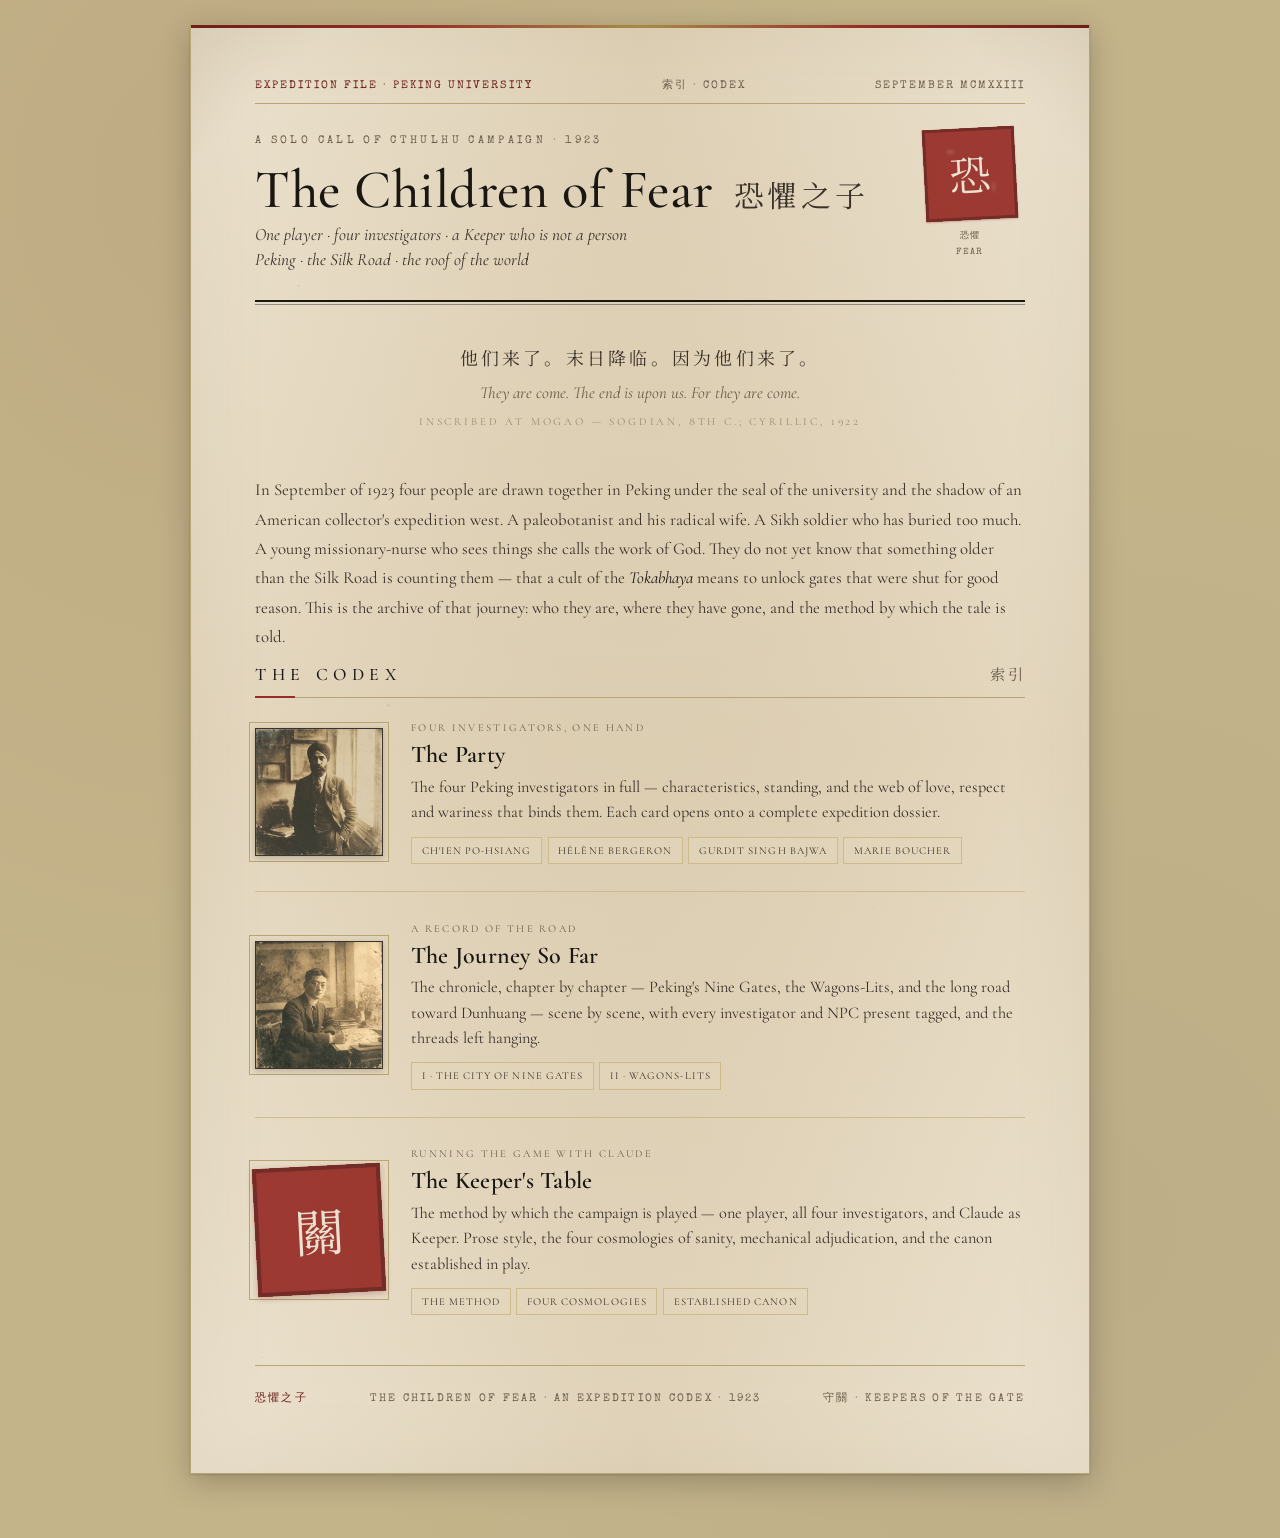
<file: index.html>
<!DOCTYPE html>
<html lang="en">
<head>
<meta charset="UTF-8">
<meta name="viewport" content="width=device-width, initial-scale=1.0">
<title>The Children of Fear — Expedition Codex</title>
<link rel="preconnect" href="https://fonts.googleapis.com">
<link rel="preconnect" href="https://fonts.gstatic.com" crossorigin>
<link href="https://fonts.googleapis.com/css2?family=Cormorant+Garamond:ital,wght@0,300;0,400;0,500;0,600;1,400;1,500&family=Cormorant+SC:wght@400;500;600&family=Noto+Serif+SC:wght@300;400;500;600&family=Special+Elite&display=swap" rel="stylesheet">
<link rel="stylesheet" href="expedition.css">
</head>
<body>

<div class="document">

  <div class="file-strip">
    <span class="file-ref">EXPEDITION FILE · PEKING UNIVERSITY</span>
    <span>索引 · CODEX</span>
    <span>SEPTEMBER MCMXXIII</span>
  </div>

  <header class="masthead">
    <div class="title-block">
      <div class="eyebrow">A Solo Call of Cthulhu Campaign · 1923</div>
      <h1 class="masthead-title cover">The Children of Fear <span class="cn">恐懼之子</span></h1>
      <p class="masthead-sub">One player · four investigators · a Keeper who is not a person<br>Peking · the Silk Road · the roof of the world</p>
    </div>
    <div class="chop-column">
      <div class="chop">恐</div>
      <div class="chop-label">恐懼<br>Fear</div>
    </div>
  </header>

  <div class="epigraph">
    <div class="epigraph-chinese">他们来了。末日降临。因为他们来了。</div>
    <div class="epigraph-translation">They are come. The end is upon us. For they are come.</div>
    <div class="epigraph-source">Inscribed at Mogao — Sogdian, 8th c.; Cyrillic, 1922</div>
  </div>

  <div class="prose-block lede">
    <p>
      In September of 1923 four people are drawn together in Peking under the seal of the university and
      the shadow of an American collector's expedition west. A paleobotanist and his radical wife. A Sikh
      soldier who has buried too much. A young missionary-nurse who sees things she calls the work of God.
      They do not yet know that something older than the Silk Road is counting them — that a cult of the
      <em>Tokabhaya</em> means to unlock gates that were shut for good reason. This is the archive of that
      journey: who they are, where they have gone, and the method by which the tale is told.
    </p>
  </div>

  <h2 class="section-title">The Codex <span class="cn">索引</span></h2>

  <!-- THE PARTY -->
  <div class="codex-card">
    <a class="codex-portrait" href="investigators.html"><img class="portrait" src="investigators/subedar-gurdit-singh-bajwa/thumb.jpg" alt="The Party"></a>
    <div class="codex-body">
      <div class="codex-kicker">Four investigators, one hand</div>
      <h2 class="codex-name"><a href="investigators.html">The Party</a></h2>
      <p class="codex-desc">The four Peking investigators in full — characteristics, standing, and the web of love, respect and wariness that binds them. Each card opens onto a complete expedition dossier.</p>
      <div class="codex-links">
        <a class="codex-link" href="investigators/ch-ien-po-hsiang/dossier.html">Ch'ien Po-hsiang</a>
        <a class="codex-link" href="investigators/helene-eloise-bergeron/dossier.html">Hélène Bergeron</a>
        <a class="codex-link" href="investigators/subedar-gurdit-singh-bajwa/dossier.html">Gurdit Singh Bajwa</a>
        <a class="codex-link" href="investigators/marie-halvor-boucher/dossier.html">Marie Boucher</a>
      </div>
    </div>
  </div>

  <!-- THE JOURNEY -->
  <div class="codex-card">
    <a class="codex-portrait" href="chronicle.html"><img class="portrait" src="investigators/ch-ien-po-hsiang/thumb.jpg" alt="The Journey"></a>
    <div class="codex-body">
      <div class="codex-kicker">A record of the road</div>
      <h2 class="codex-name"><a href="chronicle.html">The Journey So Far</a></h2>
      <p class="codex-desc">The chronicle, chapter by chapter — Peking's Nine Gates, the Wagons-Lits, and the long road toward Dunhuang — scene by scene, with every investigator and NPC present tagged, and the threads left hanging.</p>
      <div class="codex-links">
        <a class="codex-link" href="chronicle.html#ch1">I · The City of Nine Gates</a>
        <a class="codex-link" href="chronicle.html#ch2">II · Wagons-Lits</a>
      </div>
    </div>
  </div>

  <!-- THE KEEPER'S TABLE -->
  <div class="codex-card">
    <a class="codex-portrait" href="keeper.html"><span class="codex-seal">關</span></a>
    <div class="codex-body">
      <div class="codex-kicker">Running the game with Claude</div>
      <h2 class="codex-name"><a href="keeper.html">The Keeper's Table</a></h2>
      <p class="codex-desc">The method by which the campaign is played — one player, all four investigators, and Claude as Keeper. Prose style, the four cosmologies of sanity, mechanical adjudication, and the canon established in play.</p>
      <div class="codex-links">
        <a class="codex-link" href="keeper.html#method">The Method</a>
        <a class="codex-link" href="keeper.html#sanity">Four Cosmologies</a>
        <a class="codex-link" href="keeper.html#canon">Established Canon</a>
      </div>
    </div>
  </div>

  <footer class="colophon">
    <span class="colophon-seal">恐懼之子</span>
    <span>The Children of Fear · An Expedition Codex · 1923</span>
    <span>守關 · KEEPERS OF THE GATE</span>
  </footer>

</div>

</body>
</html>
</file>
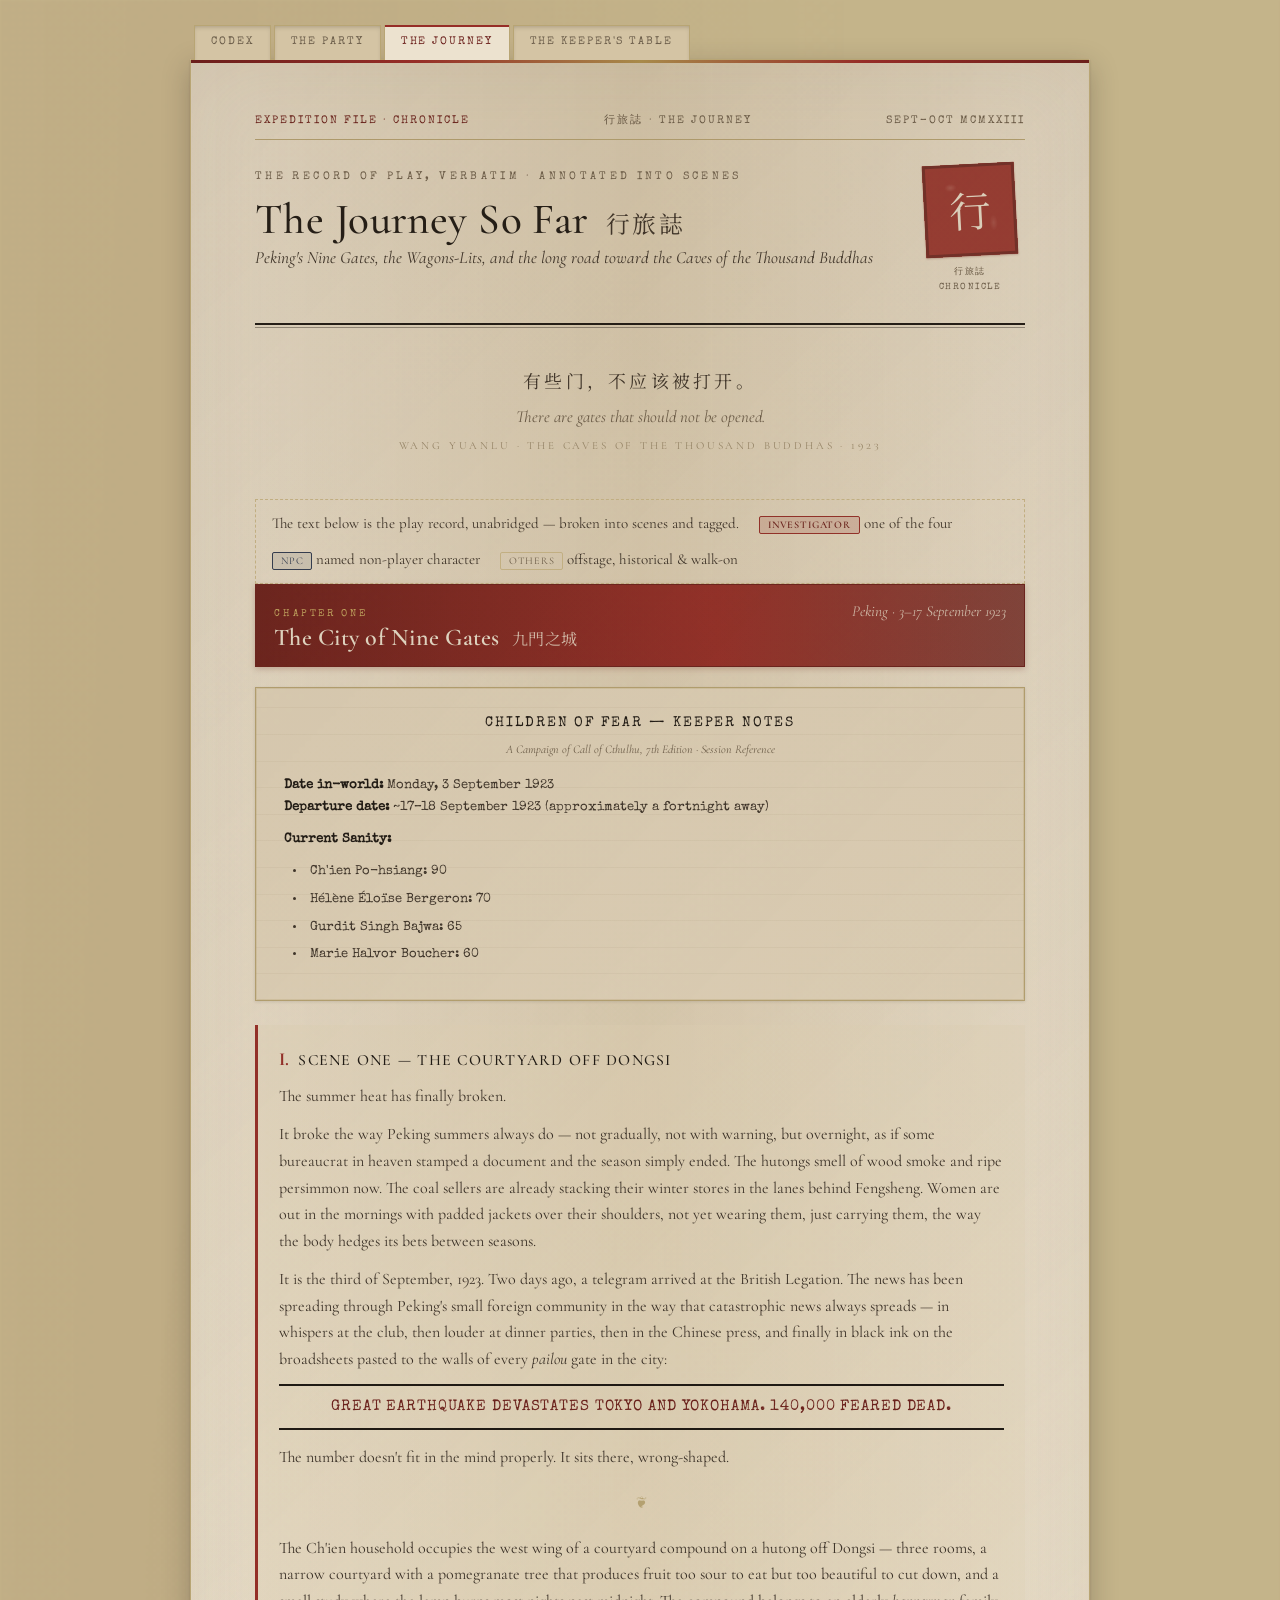
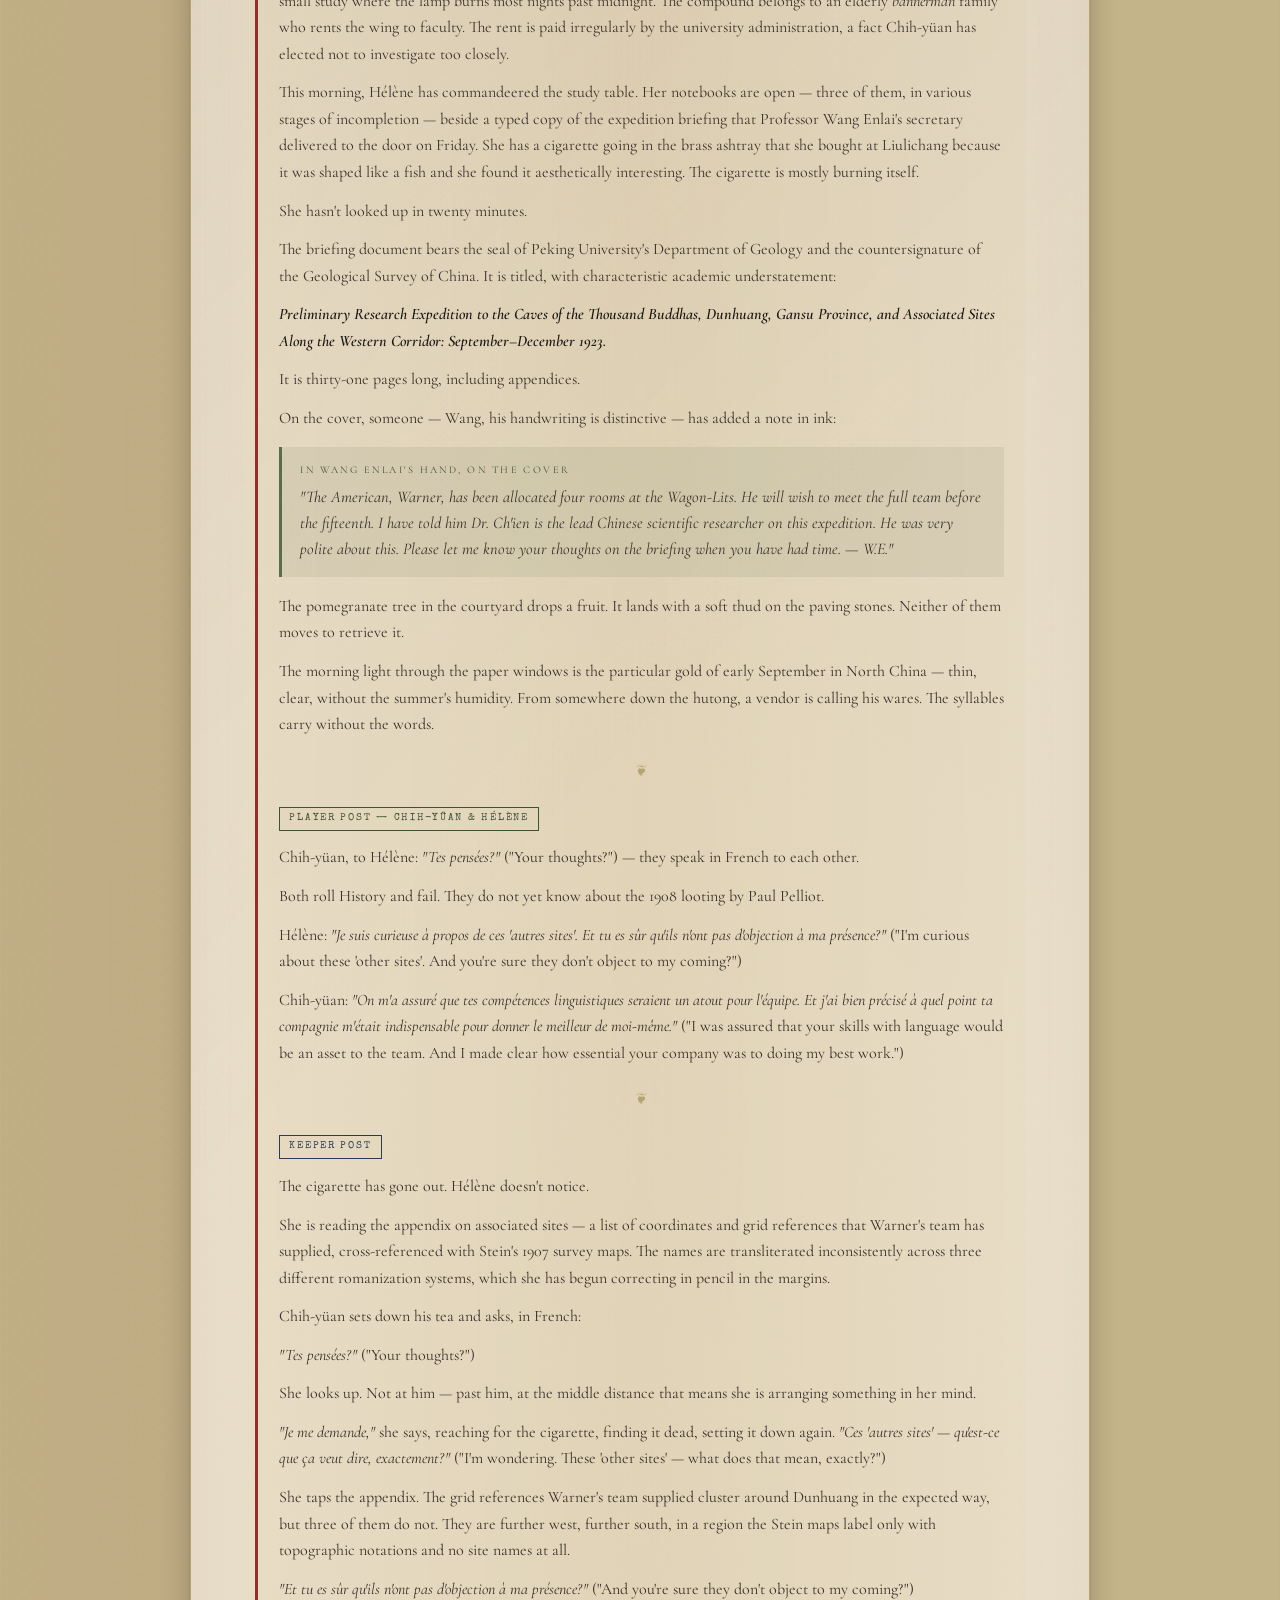
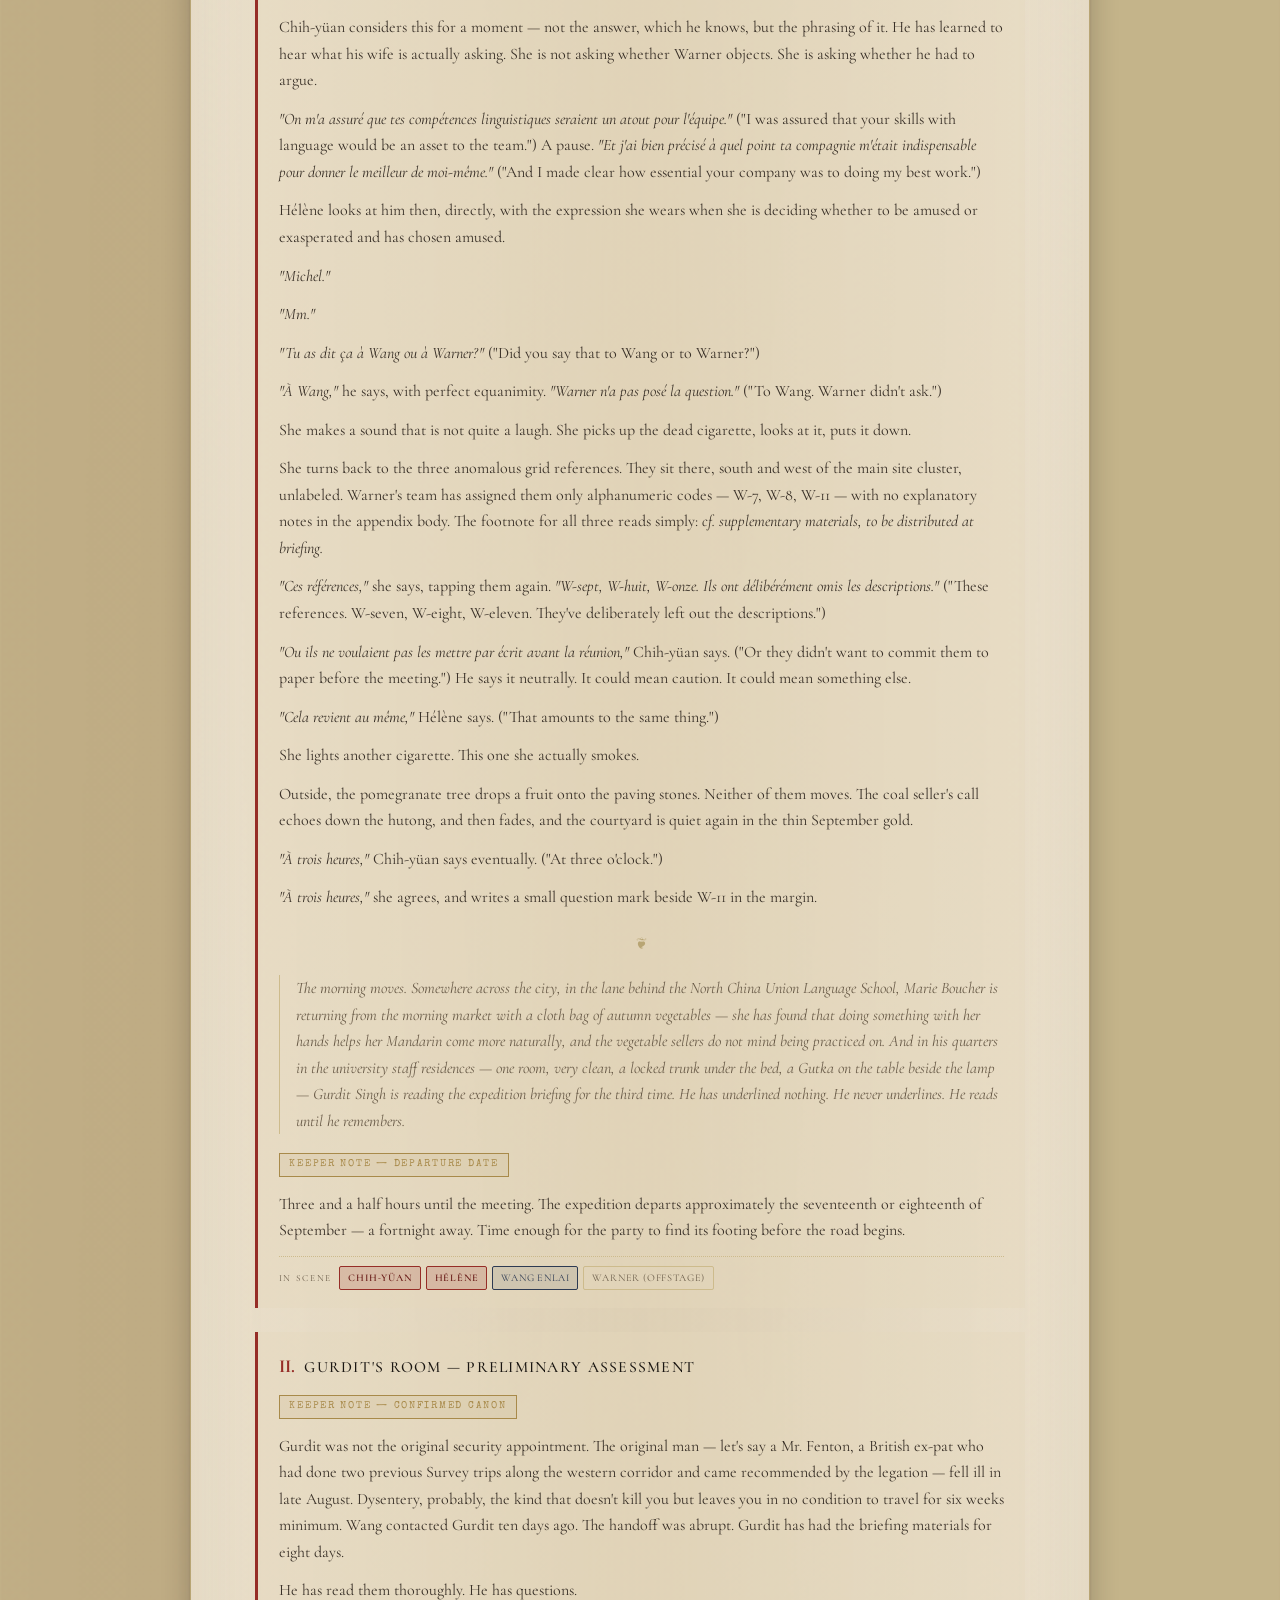
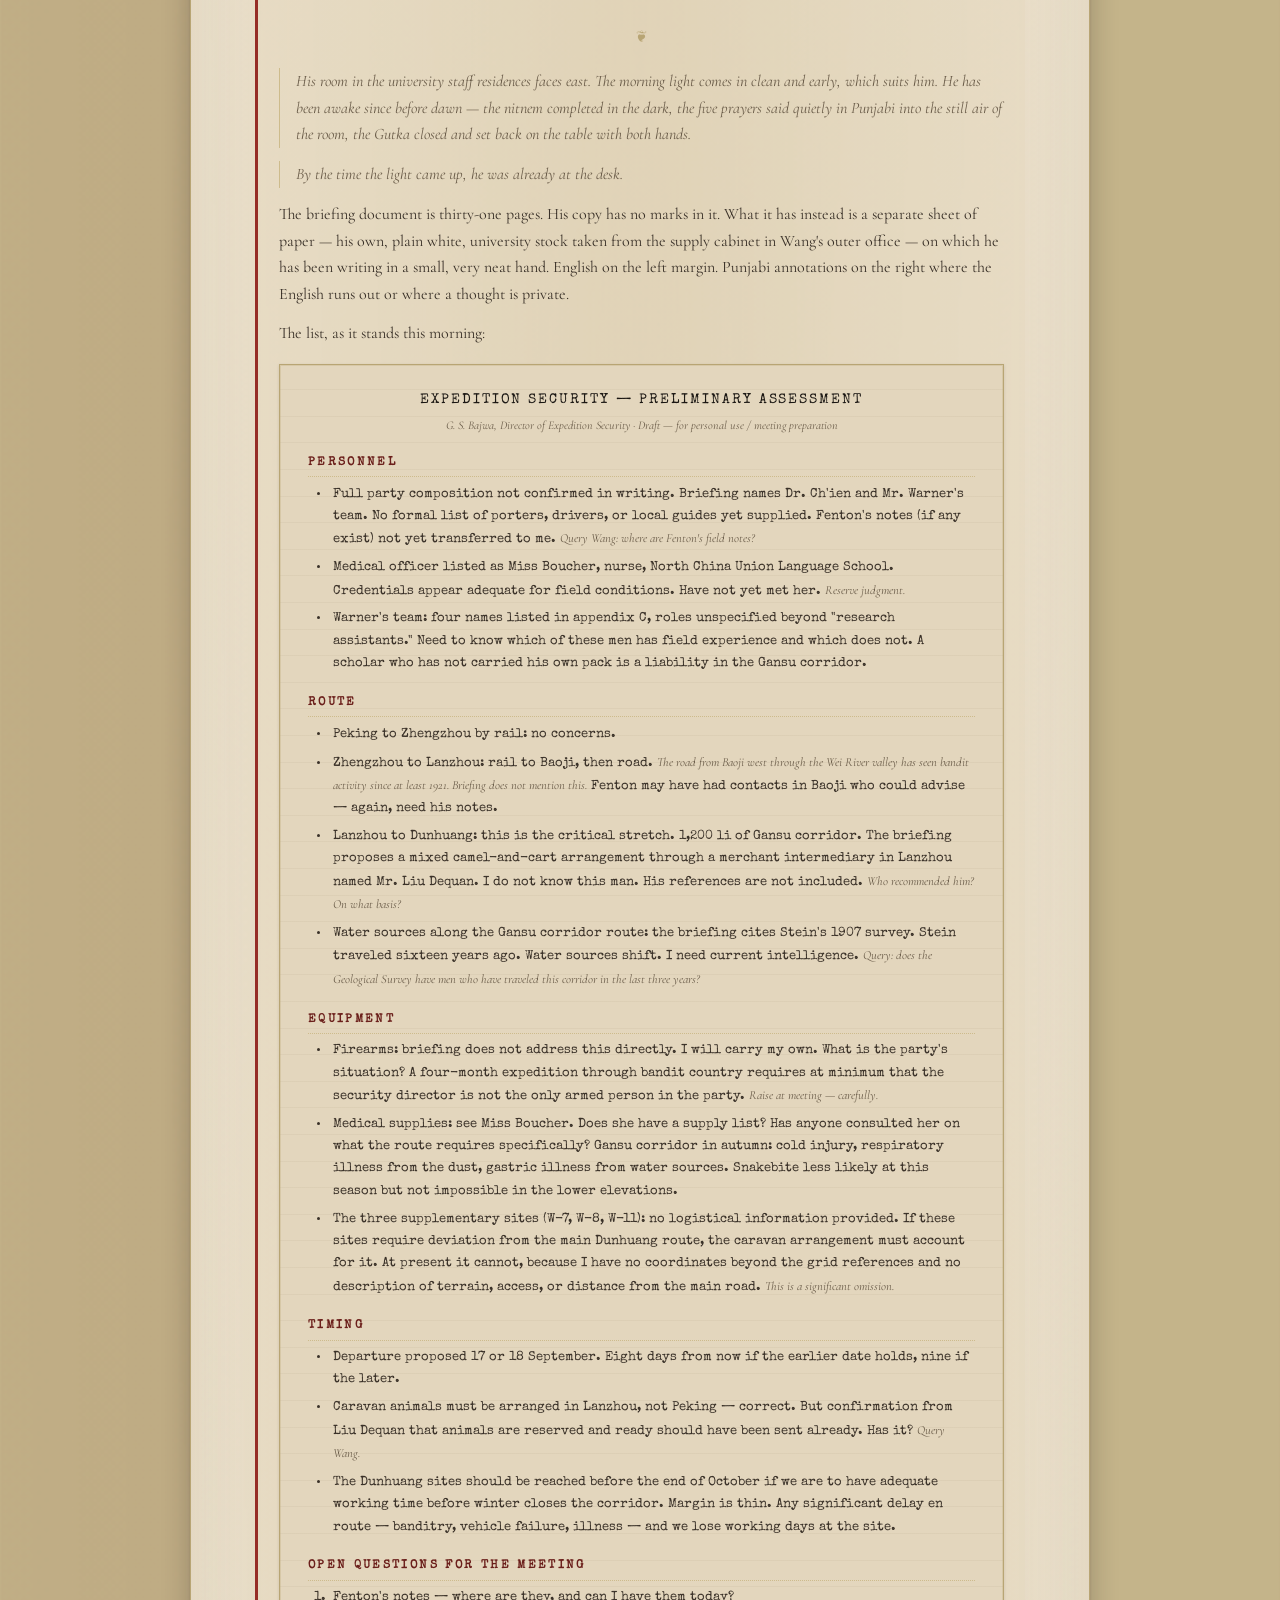
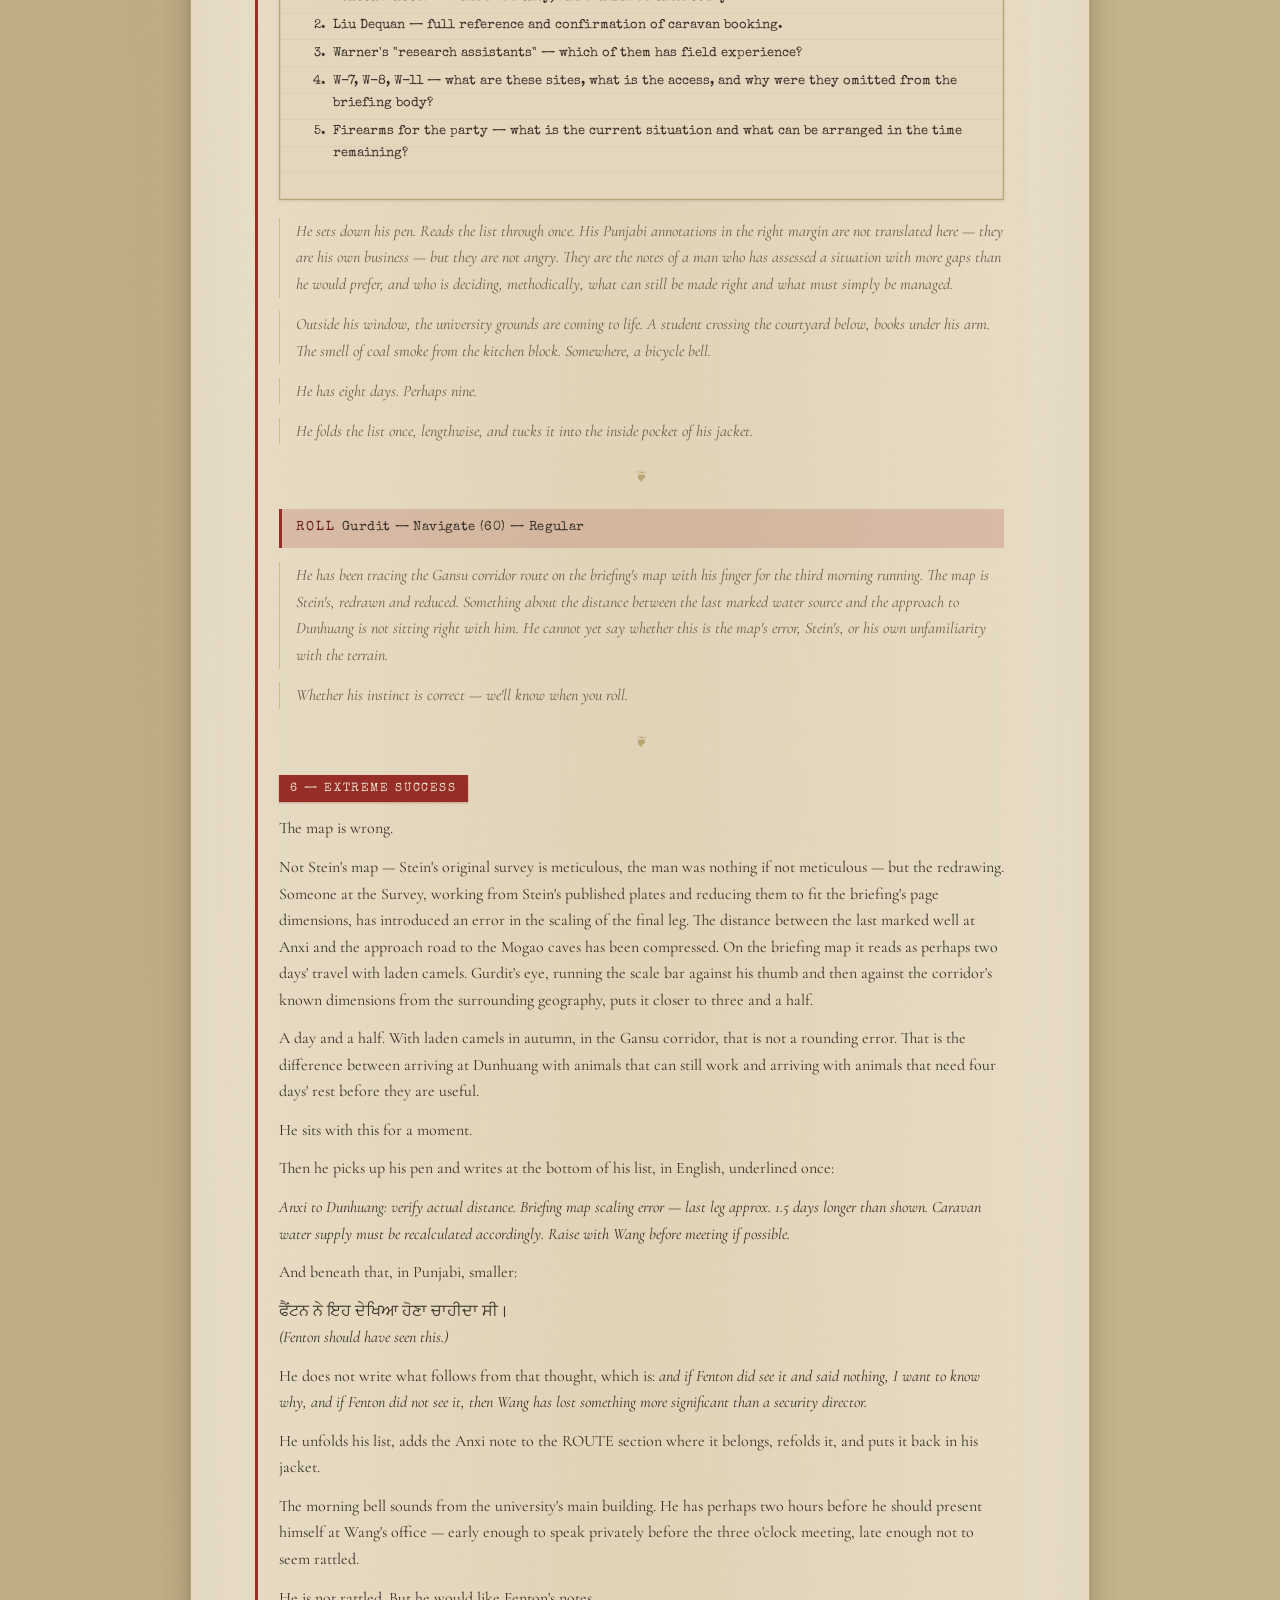
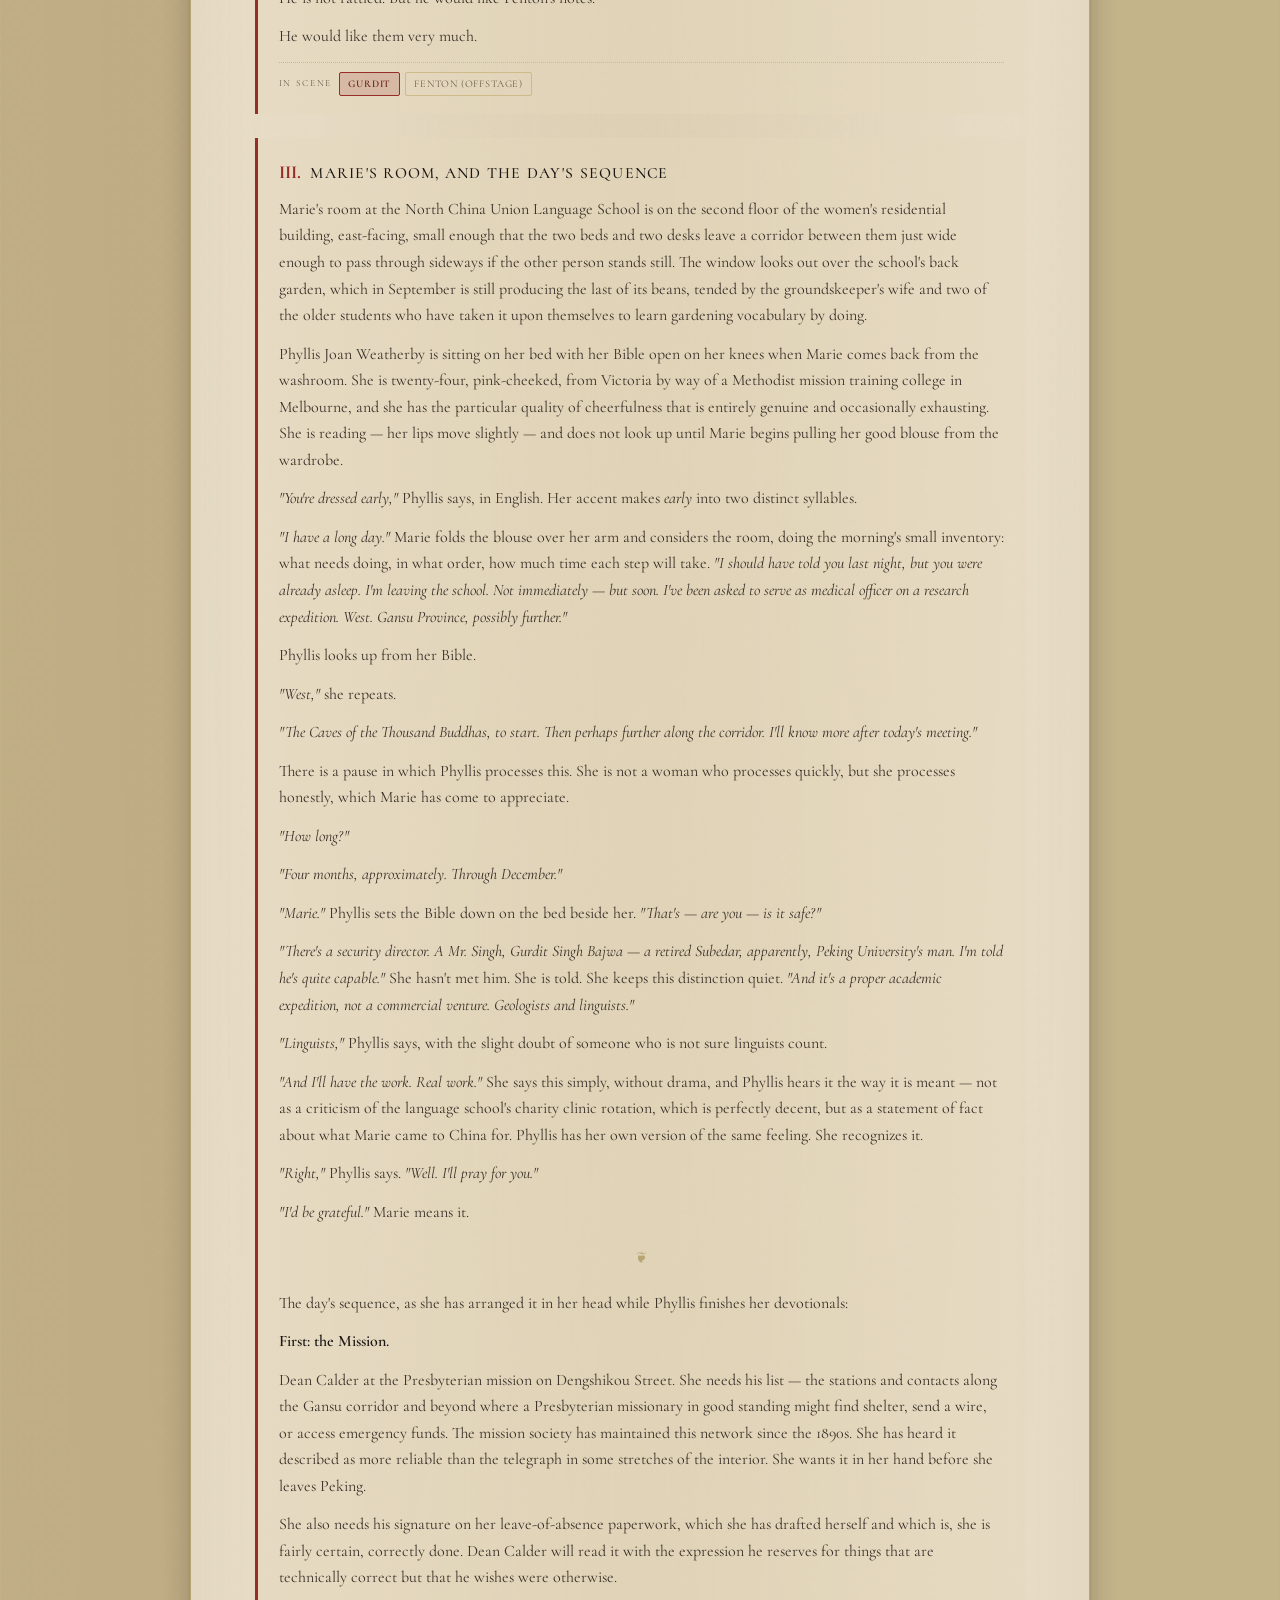
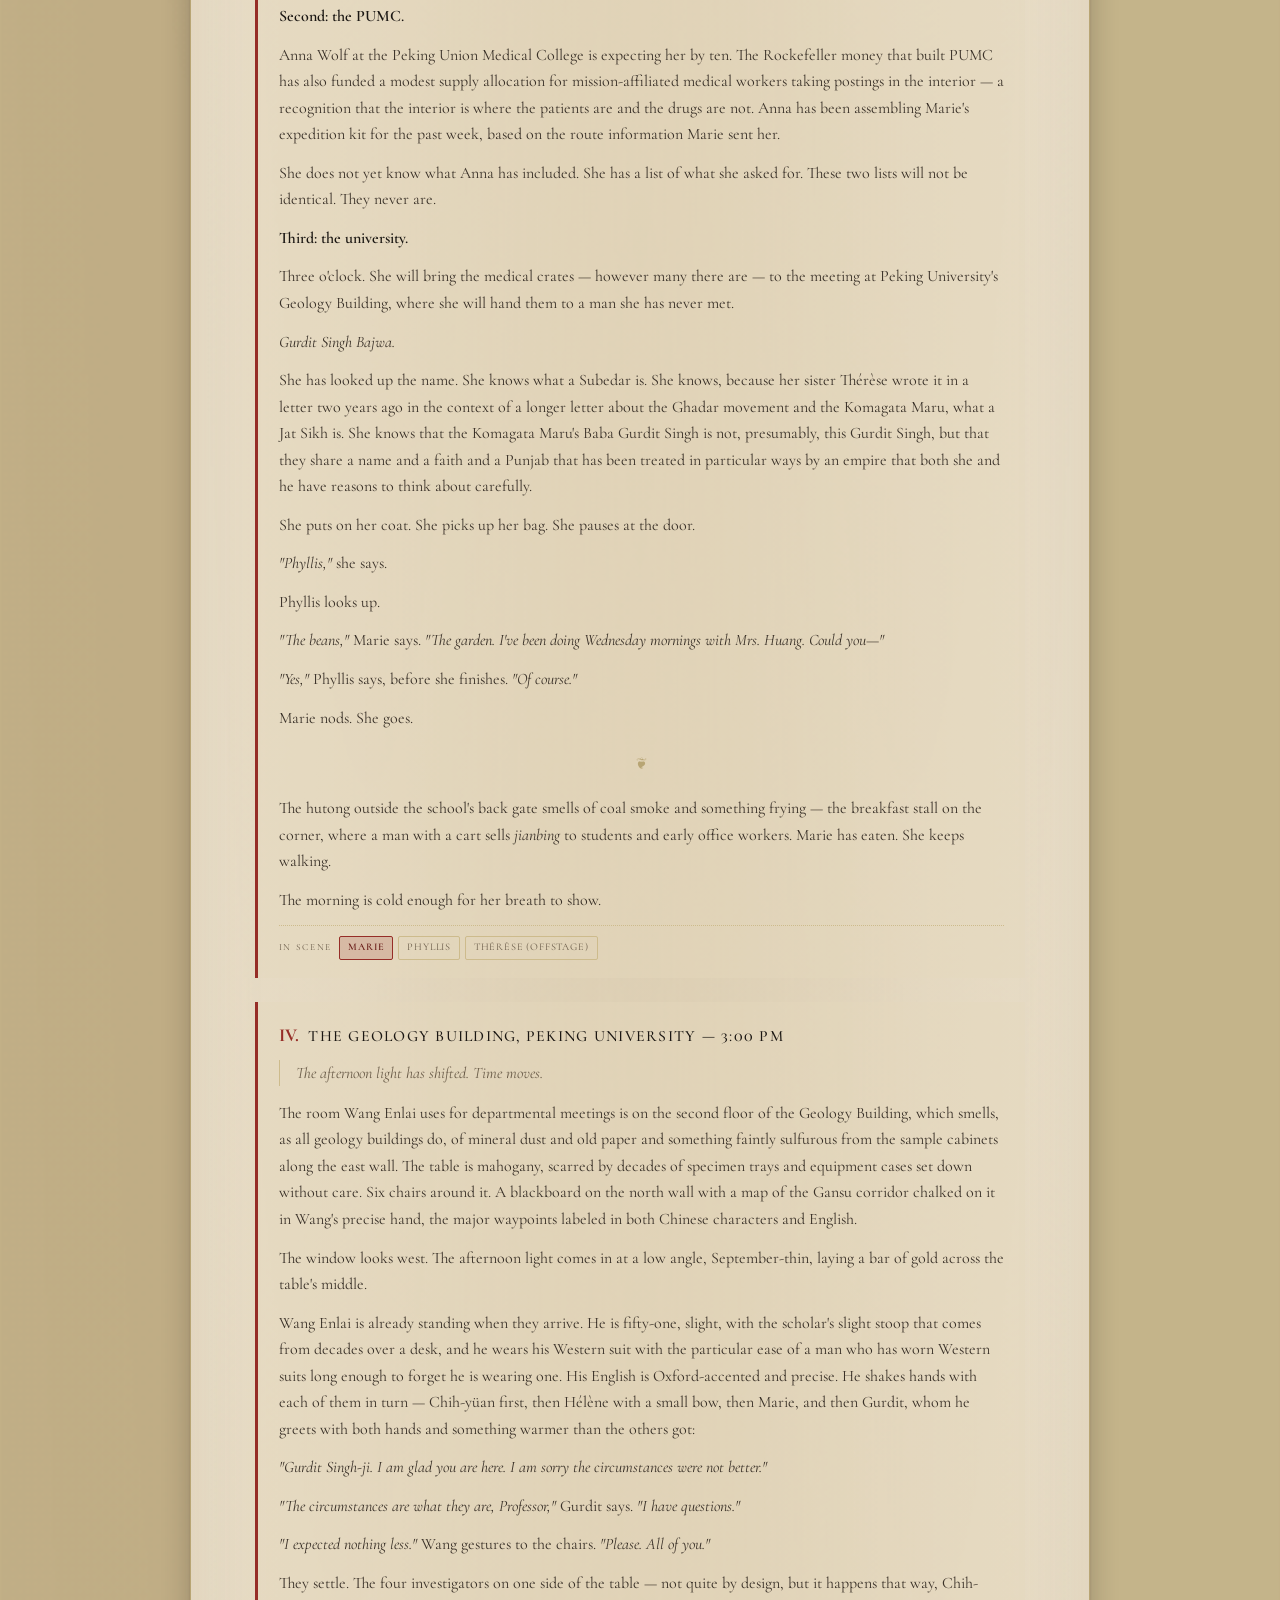
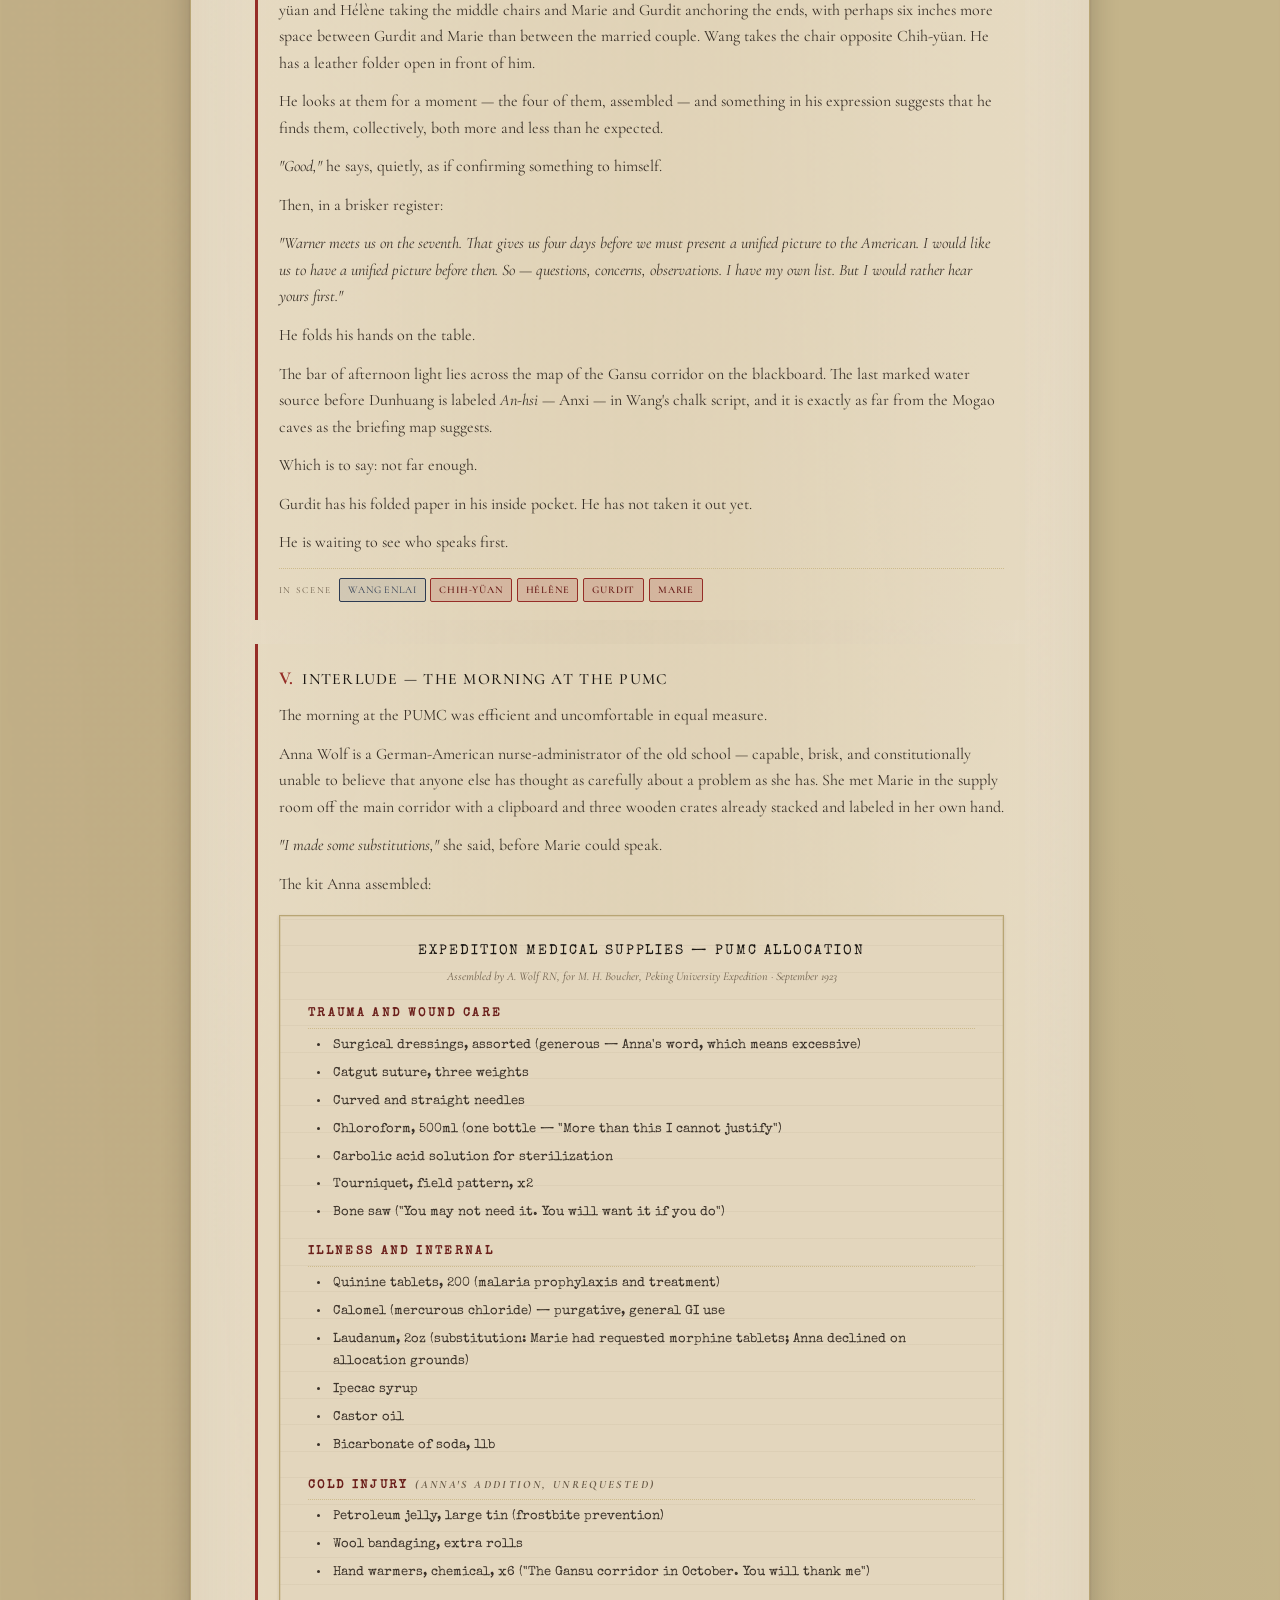
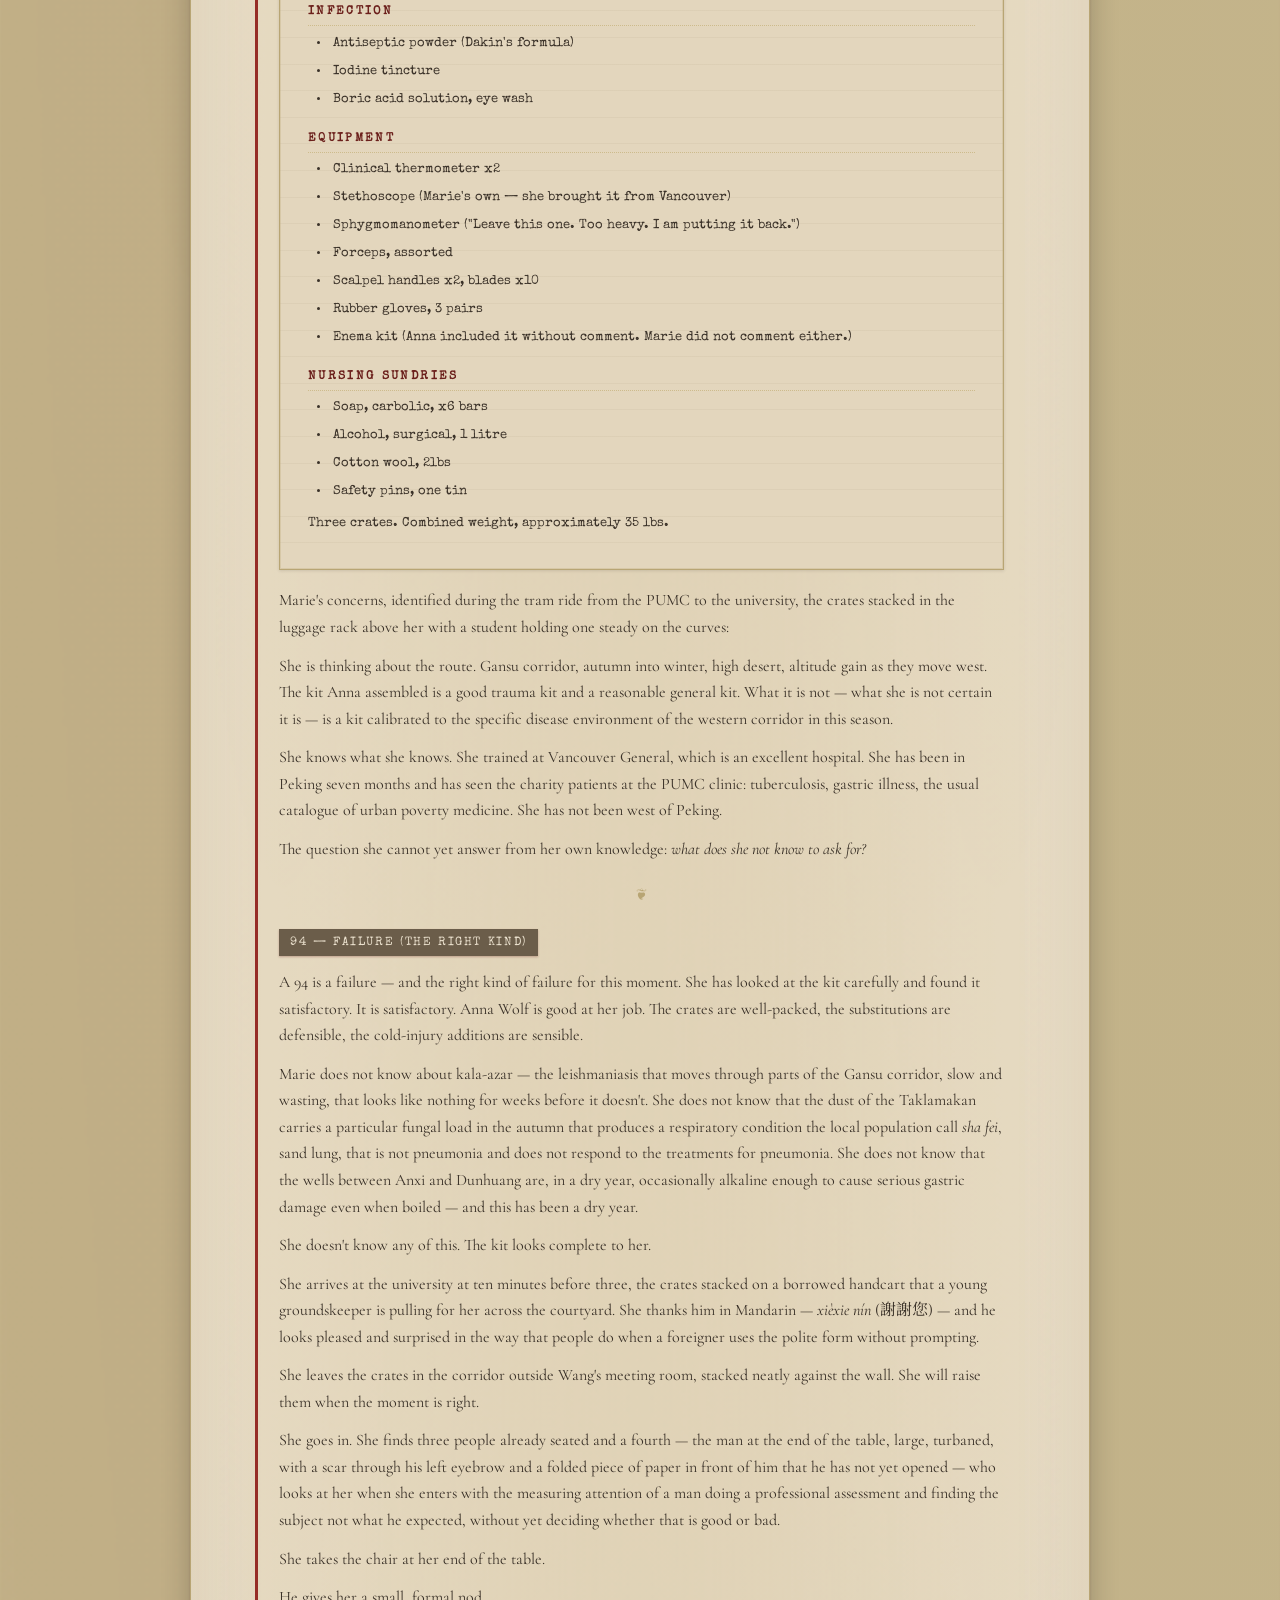
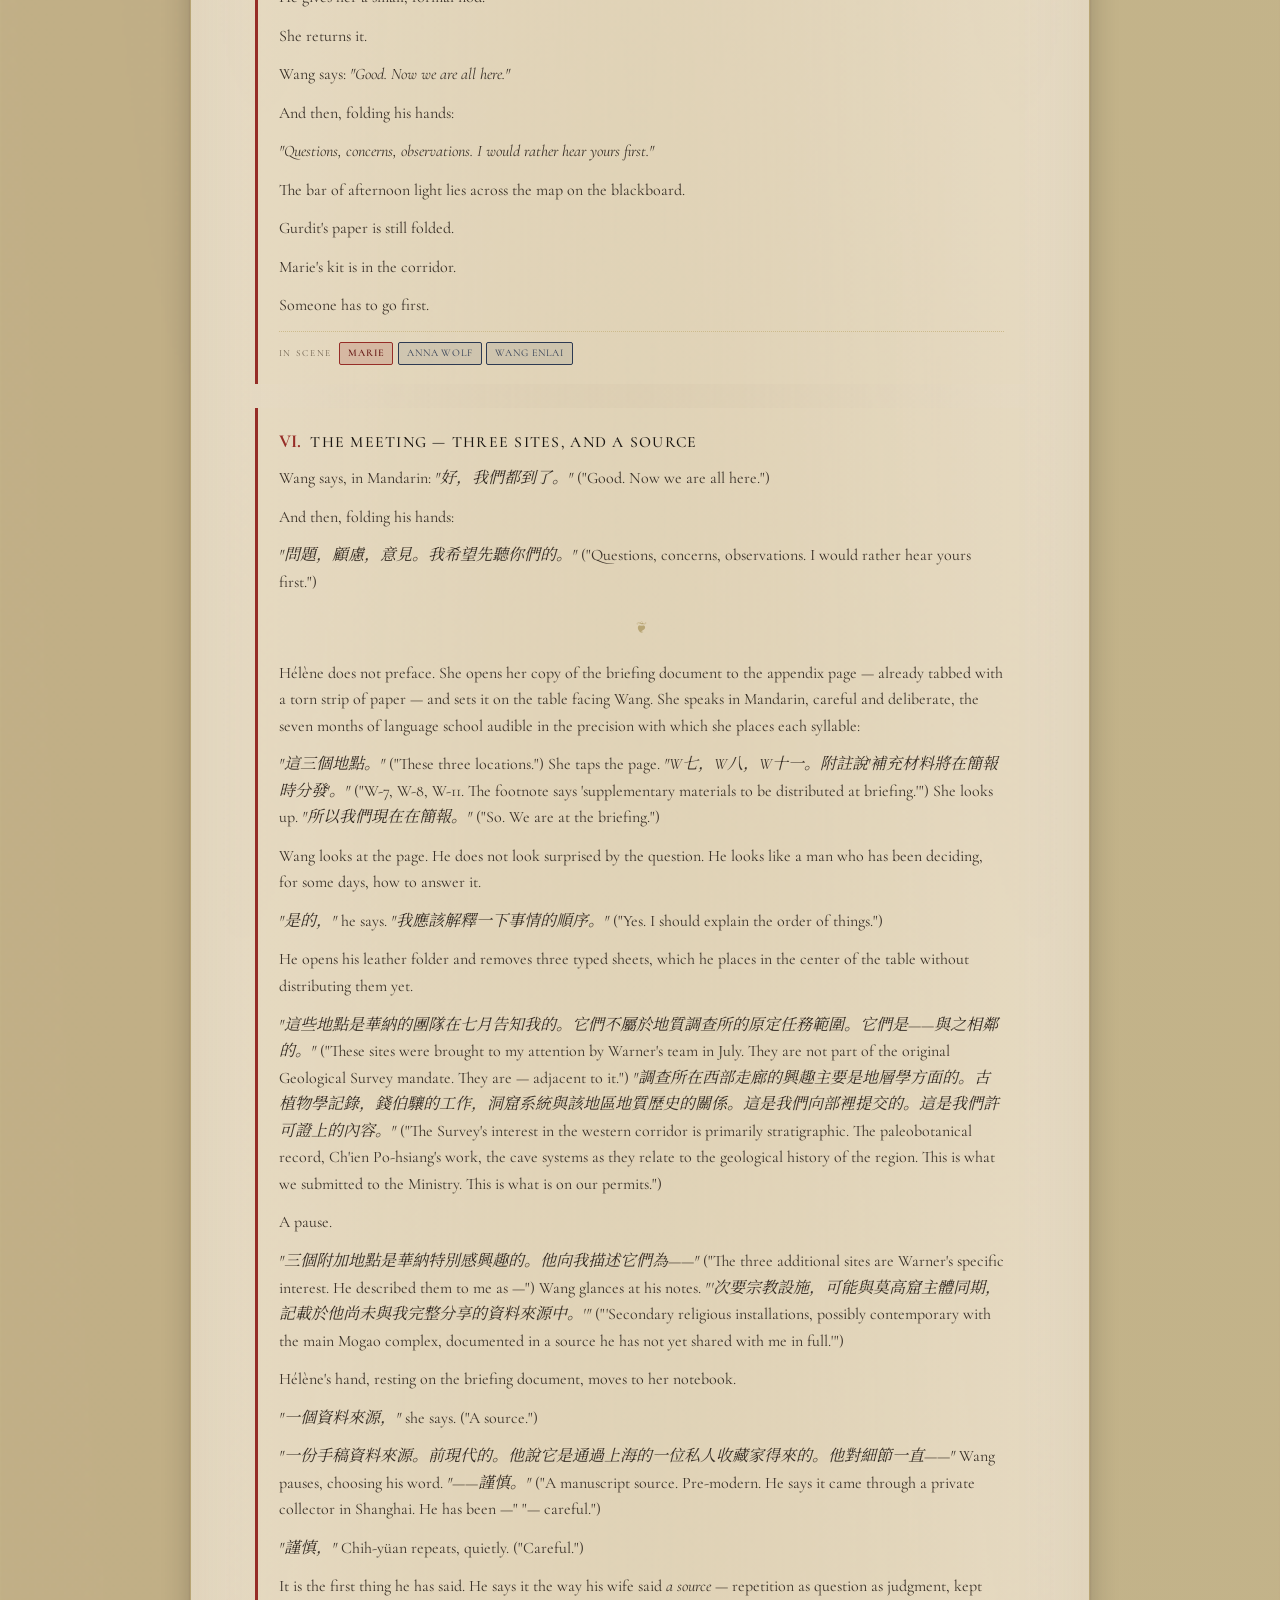
<file: chronicle.html>
<!DOCTYPE html>
<html lang="en">
<head>
<meta charset="UTF-8">
<meta name="viewport" content="width=device-width, initial-scale=1.0">
<title>The Journey So Far — The Children of Fear</title>
<link rel="preconnect" href="https://fonts.googleapis.com">
<link rel="preconnect" href="https://fonts.gstatic.com" crossorigin>
<link href="https://fonts.googleapis.com/css2?family=Cormorant+Garamond:ital,wght@0,300;0,400;0,500;0,600;1,400;1,500&family=Cormorant+SC:wght@400;500;600&family=Noto+Serif+SC:wght@300;400;500;600&family=Special+Elite&display=swap" rel="stylesheet">
<link rel="stylesheet" href="expedition.css">
</head>
<body>

<div class="tab-nav-wrap">
  <nav class="tab-nav" role="navigation">
    <a class="tab-btn" href="index.html">Codex</a>
    <a class="tab-btn" href="investigators.html">The Party</a>
    <a class="tab-btn active" href="chronicle.html">The Journey</a>
    <a class="tab-btn" href="keeper.html">The Keeper's Table</a>
  </nav>
</div>

<div class="document">

  <div class="file-strip">
    <span class="file-ref">EXPEDITION FILE · CHRONICLE</span>
    <span>行旅誌 · THE JOURNEY</span>
    <span>SEPT–OCT MCMXXIII</span>
  </div>

  <header class="masthead">
    <div class="title-block">
      <div class="eyebrow">The record of play, verbatim · annotated into scenes</div>
      <h1 class="masthead-title">The Journey So Far <span class="cn">行旅誌</span></h1>
      <p class="masthead-sub">Peking's Nine Gates, the Wagons-Lits, and the long road toward the Caves of the Thousand Buddhas</p>
    </div>
    <div class="chop-column">
      <div class="chop">行</div>
      <div class="chop-label">行旅誌<br>Chronicle</div>
    </div>
  </header>

  <div class="epigraph">
    <div class="epigraph-chinese">有些门，不应该被打开。</div>
    <div class="epigraph-translation">There are gates that should not be opened.</div>
    <div class="epigraph-source">Wang Yuanlu · The Caves of the Thousand Buddhas · 1923</div>
  </div>

  <div class="tag-legend">
    <span>The text below is the play record, unabridged — broken into scenes and tagged.</span>
    <span><span class="char-tag pc">Investigator</span> one of the four</span>
    <span><span class="char-tag npc">NPC</span> named non-player character</span>
    <span><span class="char-tag extra">Others</span> offstage, historical &amp; walk-on</span>
  </div>

  <!-- ══════════════════════════ CHAPTER ONE ══════════════════════════ -->
  <div class="session-block" id="ch1">
    <div class="session-masthead">
      <div class="sm-left">
        <span class="session-num">Chapter One</span>
        <span class="session-name">The City of Nine Gates <span class="cn">九門之城</span></span>
      </div>
      <span class="session-date">Peking · 3–17 September 1923</span>
    </div>

    <div class="doc-block" style="margin-top:1.25rem;">
      <div class="doc-title">Children of Fear — Keeper Notes</div>
      <div class="doc-meta">A Campaign of Call of Cthulhu, 7th Edition · Session Reference</div>
      <p><strong>Date in-world:</strong> Monday, 3 September 1923<br>
      <strong>Departure date:</strong> ~17–18 September 1923 (approximately a fortnight away)</p>
      <p><strong>Current Sanity:</strong></p>
      <ul>
        <li>Ch'ien Po-hsiang: 90</li>
        <li>Hélène Éloïse Bergeron: 70</li>
        <li>Gurdit Singh Bajwa: 65</li>
        <li>Marie Halvor Boucher: 60</li>
      </ul>
    </div>

    <!-- SCENE I -->
    <div class="scene">
      <div class="scene-head"><span class="scene-idx">I.</span><h4 class="scene-title">Scene One — The Courtyard off Dongsi</h4></div>
      <p class="scene-body">The summer heat has finally broken.</p>
      <p class="scene-body">It broke the way Peking summers always do — not gradually, not with warning, but overnight, as if some bureaucrat in heaven stamped a document and the season simply ended. The hutongs smell of wood smoke and ripe persimmon now. The coal sellers are already stacking their winter stores in the lanes behind Fengsheng. Women are out in the mornings with padded jackets over their shoulders, not yet wearing them, just carrying them, the way the body hedges its bets between seasons.</p>
      <p class="scene-body">It is the third of September, 1923. Two days ago, a telegram arrived at the British Legation. The news has been spreading through Peking's small foreign community in the way that catastrophic news always spreads — in whispers at the club, then louder at dinner parties, then in the Chinese press, and finally in black ink on the broadsheets pasted to the walls of every <em>pailou</em> gate in the city:</p>
      <div class="broadsheet">GREAT EARTHQUAKE DEVASTATES TOKYO AND YOKOHAMA. 140,000 FEARED DEAD.</div>
      <p class="scene-body">The number doesn't fit in the mind properly. It sits there, wrong-shaped.</p>
      <hr class="beat-break">
      <p class="scene-body">The Ch'ien household occupies the west wing of a courtyard compound on a hutong off Dongsi — three rooms, a narrow courtyard with a pomegranate tree that produces fruit too sour to eat but too beautiful to cut down, and a small study where the lamp burns most nights past midnight. The compound belongs to an elderly <em>bannerman</em> family who rents the wing to faculty. The rent is paid irregularly by the university administration, a fact Chih-yüan has elected not to investigate too closely.</p>
      <p class="scene-body">This morning, Hélène has commandeered the study table. Her notebooks are open — three of them, in various stages of incompletion — beside a typed copy of the expedition briefing that Professor Wang Enlai's secretary delivered to the door on Friday. She has a cigarette going in the brass ashtray that she bought at Liulichang because it was shaped like a fish and she found it aesthetically interesting. The cigarette is mostly burning itself.</p>
      <p class="scene-body">She hasn't looked up in twenty minutes.</p>
      <p class="scene-body">The briefing document bears the seal of Peking University's Department of Geology and the countersignature of the Geological Survey of China. It is titled, with characteristic academic understatement:</p>
      <p class="scene-body"><strong><em>Preliminary Research Expedition to the Caves of the Thousand Buddhas, Dunhuang, Gansu Province, and Associated Sites Along the Western Corridor: September–December 1923.</em></strong></p>
      <p class="scene-body">It is thirty-one pages long, including appendices.</p>
      <p class="scene-body">On the cover, someone — Wang, his handwriting is distinctive — has added a note in ink:</p>
      <div class="callout jade">
        <div class="callout-label">In Wang Enlai's hand, on the cover</div>
        <p class="callout-body">"The American, Warner, has been allocated four rooms at the Wagon-Lits. He will wish to meet the full team before the fifteenth. I have told him Dr. Ch'ien is the lead Chinese scientific researcher on this expedition. He was very polite about this. Please let me know your thoughts on the briefing when you have had time. — W.E."</p>
      </div>
      <p class="scene-body">The pomegranate tree in the courtyard drops a fruit. It lands with a soft thud on the paving stones. Neither of them moves to retrieve it.</p>
      <p class="scene-body">The morning light through the paper windows is the particular gold of early September in North China — thin, clear, without the summer's humidity. From somewhere down the hutong, a vendor is calling his wares. The syllables carry without the words.</p>
      <hr class="beat-break">
      <div class="post-tag player">Player post — Chih-yüan &amp; Hélène</div>
      <p class="scene-body">Chih-yüan, to Hélène: <em>"Tes pensées?"</em> ("Your thoughts?") — they speak in French to each other.</p>
      <p class="scene-body">Both roll History and fail. They do not yet know about the 1908 looting by Paul Pelliot.</p>
      <p class="scene-body">Hélène: <em>"Je suis curieuse à propos de ces 'autres sites'. Et tu es sûr qu'ils n'ont pas d'objection à ma présence?"</em> ("I'm curious about these 'other sites'. And you're sure they don't object to my coming?")</p>
      <p class="scene-body">Chih-yüan: <em>"On m'a assuré que tes compétences linguistiques seraient un atout pour l'équipe. Et j'ai bien précisé à quel point ta compagnie m'était indispensable pour donner le meilleur de moi-même."</em> ("I was assured that your skills with language would be an asset to the team. And I made clear how essential your company was to doing my best work.")</p>
      <hr class="beat-break">
      <div class="post-tag keeper">Keeper post</div>
      <p class="scene-body">The cigarette has gone out. Hélène doesn't notice.</p>
      <p class="scene-body">She is reading the appendix on associated sites — a list of coordinates and grid references that Warner's team has supplied, cross-referenced with Stein's 1907 survey maps. The names are transliterated inconsistently across three different romanization systems, which she has begun correcting in pencil in the margins.</p>
      <p class="scene-body">Chih-yüan sets down his tea and asks, in French:</p>
      <p class="scene-body"><em>"Tes pensées?"</em> ("Your thoughts?")</p>
      <p class="scene-body">She looks up. Not at him — past him, at the middle distance that means she is arranging something in her mind.</p>
      <p class="scene-body"><em>"Je me demande,"</em> she says, reaching for the cigarette, finding it dead, setting it down again. <em>"Ces 'autres sites' — qu'est-ce que ça veut dire, exactement?"</em> ("I'm wondering. These 'other sites' — what does that mean, exactly?")</p>
      <p class="scene-body">She taps the appendix. The grid references Warner's team supplied cluster around Dunhuang in the expected way, but three of them do not. They are further west, further south, in a region the Stein maps label only with topographic notations and no site names at all.</p>
      <p class="scene-body"><em>"Et tu es sûr qu'ils n'ont pas d'objection à ma présence?"</em> ("And you're sure they don't object to my coming?")</p>
      <p class="scene-body">Chih-yüan considers this for a moment — not the answer, which he knows, but the phrasing of it. He has learned to hear what his wife is actually asking. She is not asking whether Warner objects. She is asking whether he had to argue.</p>
      <p class="scene-body"><em>"On m'a assuré que tes compétences linguistiques seraient un atout pour l'équipe."</em> ("I was assured that your skills with language would be an asset to the team.") A pause. <em>"Et j'ai bien précisé à quel point ta compagnie m'était indispensable pour donner le meilleur de moi-même."</em> ("And I made clear how essential your company was to doing my best work.")</p>
      <p class="scene-body">Hélène looks at him then, directly, with the expression she wears when she is deciding whether to be amused or exasperated and has chosen amused.</p>
      <p class="scene-body"><em>"Michel."</em></p>
      <p class="scene-body"><em>"Mm."</em></p>
      <p class="scene-body"><em>"Tu as dit ça à Wang ou à Warner?"</em> ("Did you say that to Wang or to Warner?")</p>
      <p class="scene-body"><em>"À Wang,"</em> he says, with perfect equanimity. <em>"Warner n'a pas posé la question."</em> ("To Wang. Warner didn't ask.")</p>
      <p class="scene-body">She makes a sound that is not quite a laugh. She picks up the dead cigarette, looks at it, puts it down.</p>
      <p class="scene-body">She turns back to the three anomalous grid references. They sit there, south and west of the main site cluster, unlabeled. Warner's team has assigned them only alphanumeric codes — W-7, W-8, W-11 — with no explanatory notes in the appendix body. The footnote for all three reads simply: <em>cf. supplementary materials, to be distributed at briefing.</em></p>
      <p class="scene-body"><em>"Ces références,"</em> she says, tapping them again. <em>"W-sept, W-huit, W-onze. Ils ont délibérément omis les descriptions."</em> ("These references. W-seven, W-eight, W-eleven. They've deliberately left out the descriptions.")</p>
      <p class="scene-body"><em>"Ou ils ne voulaient pas les mettre par écrit avant la réunion,"</em> Chih-yüan says. ("Or they didn't want to commit them to paper before the meeting.") He says it neutrally. It could mean caution. It could mean something else.</p>
      <p class="scene-body"><em>"Cela revient au même,"</em> Hélène says. ("That amounts to the same thing.")</p>
      <p class="scene-body">She lights another cigarette. This one she actually smokes.</p>
      <p class="scene-body">Outside, the pomegranate tree drops a fruit onto the paving stones. Neither of them moves. The coal seller's call echoes down the hutong, and then fades, and the courtyard is quiet again in the thin September gold.</p>
      <p class="scene-body"><em>"À trois heures,"</em> Chih-yüan says eventually. ("At three o'clock.")</p>
      <p class="scene-body"><em>"À trois heures,"</em> she agrees, and writes a small question mark beside W-11 in the margin.</p>
      <hr class="beat-break">
      <p class="interlude">The morning moves. Somewhere across the city, in the lane behind the North China Union Language School, Marie Boucher is returning from the morning market with a cloth bag of autumn vegetables — she has found that doing something with her hands helps her Mandarin come more naturally, and the vegetable sellers do not mind being practiced on. And in his quarters in the university staff residences — one room, very clean, a locked trunk under the bed, a Gutka on the table beside the lamp — Gurdit Singh is reading the expedition briefing for the third time. He has underlined nothing. He never underlines. He reads until he remembers.</p>
      <div class="post-tag note">Keeper note — departure date</div>
      <p class="scene-body">Three and a half hours until the meeting. The expedition departs approximately the seventeenth or eighteenth of September — a fortnight away. Time enough for the party to find its footing before the road begins.</p>
      <div class="scene-tags"><span class="tags-label">In scene</span><span class="char-tag pc">Chih-yüan</span><span class="char-tag pc">Hélène</span><span class="char-tag npc">Wang Enlai</span><span class="char-tag extra">Warner (offstage)</span></div>
    </div>

    <!-- SCENE II -->
    <div class="scene">
      <div class="scene-head"><span class="scene-idx">II.</span><h4 class="scene-title">Gurdit's Room — Preliminary Assessment</h4></div>
      <div class="post-tag note">Keeper note — confirmed canon</div>
      <p class="scene-body">Gurdit was not the original security appointment. The original man — let's say a Mr. Fenton, a British ex-pat who had done two previous Survey trips along the western corridor and came recommended by the legation — fell ill in late August. Dysentery, probably, the kind that doesn't kill you but leaves you in no condition to travel for six weeks minimum. Wang contacted Gurdit ten days ago. The handoff was abrupt. Gurdit has had the briefing materials for eight days.</p>
      <p class="scene-body">He has read them thoroughly. He has questions.</p>
      <hr class="beat-break">
      <p class="interlude">His room in the university staff residences faces east. The morning light comes in clean and early, which suits him. He has been awake since before dawn — the nitnem completed in the dark, the five prayers said quietly in Punjabi into the still air of the room, the Gutka closed and set back on the table with both hands.</p>
      <p class="interlude">By the time the light came up, he was already at the desk.</p>
      <p class="scene-body">The briefing document is thirty-one pages. His copy has no marks in it. What it has instead is a separate sheet of paper — his own, plain white, university stock taken from the supply cabinet in Wang's outer office — on which he has been writing in a small, very neat hand. English on the left margin. Punjabi annotations on the right where the English runs out or where a thought is private.</p>
      <p class="scene-body">The list, as it stands this morning:</p>
      <div class="doc-block">
        <div class="doc-title">Expedition Security — Preliminary Assessment</div>
        <div class="doc-meta">G. S. Bajwa, Director of Expedition Security · Draft — for personal use / meeting preparation</div>
        <h4>Personnel</h4>
        <ul>
          <li>Full party composition not confirmed in writing. Briefing names Dr. Ch'ien and Mr. Warner's team. No formal list of porters, drivers, or local guides yet supplied. Fenton's notes (if any exist) not yet transferred to me. <em>Query Wang: where are Fenton's field notes?</em></li>
          <li>Medical officer listed as Miss Boucher, nurse, North China Union Language School. Credentials appear adequate for field conditions. Have not yet met her. <em>Reserve judgment.</em></li>
          <li>Warner's team: four names listed in appendix C, roles unspecified beyond "research assistants." Need to know which of these men has field experience and which does not. A scholar who has not carried his own pack is a liability in the Gansu corridor.</li>
        </ul>
        <h4>Route</h4>
        <ul>
          <li>Peking to Zhengzhou by rail: no concerns.</li>
          <li>Zhengzhou to Lanzhou: rail to Baoji, then road. <em>The road from Baoji west through the Wei River valley has seen bandit activity since at least 1921. Briefing does not mention this.</em> Fenton may have had contacts in Baoji who could advise — again, need his notes.</li>
          <li>Lanzhou to Dunhuang: this is the critical stretch. 1,200 li of Gansu corridor. The briefing proposes a mixed camel-and-cart arrangement through a merchant intermediary in Lanzhou named Mr. Liu Dequan. I do not know this man. His references are not included. <em>Who recommended him? On what basis?</em></li>
          <li>Water sources along the Gansu corridor route: the briefing cites Stein's 1907 survey. Stein traveled sixteen years ago. Water sources shift. I need current intelligence. <em>Query: does the Geological Survey have men who have traveled this corridor in the last three years?</em></li>
        </ul>
        <h4>Equipment</h4>
        <ul>
          <li>Firearms: briefing does not address this directly. I will carry my own. What is the party's situation? A four-month expedition through bandit country requires at minimum that the security director is not the only armed person in the party. <em>Raise at meeting — carefully.</em></li>
          <li>Medical supplies: see Miss Boucher. Does she have a supply list? Has anyone consulted her on what the route requires specifically? Gansu corridor in autumn: cold injury, respiratory illness from the dust, gastric illness from water sources. Snakebite less likely at this season but not impossible in the lower elevations.</li>
          <li>The three supplementary sites (W-7, W-8, W-11): no logistical information provided. If these sites require deviation from the main Dunhuang route, the caravan arrangement must account for it. At present it cannot, because I have no coordinates beyond the grid references and no description of terrain, access, or distance from the main road. <em>This is a significant omission.</em></li>
        </ul>
        <h4>Timing</h4>
        <ul>
          <li>Departure proposed 17 or 18 September. Eight days from now if the earlier date holds, nine if the later.</li>
          <li>Caravan animals must be arranged in Lanzhou, not Peking — correct. But confirmation from Liu Dequan that animals are reserved and ready should have been sent already. Has it? <em>Query Wang.</em></li>
          <li>The Dunhuang sites should be reached before the end of October if we are to have adequate working time before winter closes the corridor. Margin is thin. Any significant delay en route — banditry, vehicle failure, illness — and we lose working days at the site.</li>
        </ul>
        <h4>Open Questions for the Meeting</h4>
        <ol>
          <li>Fenton's notes — where are they, and can I have them today?</li>
          <li>Liu Dequan — full reference and confirmation of caravan booking.</li>
          <li>Warner's "research assistants" — which of them has field experience?</li>
          <li>W-7, W-8, W-11 — what are these sites, what is the access, and why were they omitted from the briefing body?</li>
          <li>Firearms for the party — what is the current situation and what can be arranged in the time remaining?</li>
        </ol>
      </div>
      <p class="interlude">He sets down his pen. Reads the list through once. His Punjabi annotations in the right margin are not translated here — they are his own business — but they are not angry. They are the notes of a man who has assessed a situation with more gaps than he would prefer, and who is deciding, methodically, what can still be made right and what must simply be managed.</p>
      <p class="interlude">Outside his window, the university grounds are coming to life. A student crossing the courtyard below, books under his arm. The smell of coal smoke from the kitchen block. Somewhere, a bicycle bell.</p>
      <p class="interlude">He has eight days. Perhaps nine.</p>
      <p class="interlude">He folds the list once, lengthwise, and tucks it into the inside pocket of his jacket.</p>
      <hr class="beat-break">
      <div class="roll"><span class="roll-label">Roll</span>Gurdit — Navigate (60) — Regular</div>
      <p class="interlude">He has been tracing the Gansu corridor route on the briefing's map with his finger for the third morning running. The map is Stein's, redrawn and reduced. Something about the distance between the last marked water source and the approach to Dunhuang is not sitting right with him. He cannot yet say whether this is the map's error, Stein's, or his own unfamiliarity with the terrain.</p>
      <p class="interlude">Whether his instinct is correct — we'll know when you roll.</p>
      <hr class="beat-break">
      <div class="roll-result">6 — Extreme Success</div>
      <p class="scene-body">The map is wrong.</p>
      <p class="scene-body">Not Stein's map — Stein's original survey is meticulous, the man was nothing if not meticulous — but the redrawing. Someone at the Survey, working from Stein's published plates and reducing them to fit the briefing's page dimensions, has introduced an error in the scaling of the final leg. The distance between the last marked well at Anxi and the approach road to the Mogao caves has been compressed. On the briefing map it reads as perhaps two days' travel with laden camels. Gurdit's eye, running the scale bar against his thumb and then against the corridor's known dimensions from the surrounding geography, puts it closer to three and a half.</p>
      <p class="scene-body">A day and a half. With laden camels in autumn, in the Gansu corridor, that is not a rounding error. That is the difference between arriving at Dunhuang with animals that can still work and arriving with animals that need four days' rest before they are useful.</p>
      <p class="scene-body">He sits with this for a moment.</p>
      <p class="scene-body">Then he picks up his pen and writes at the bottom of his list, in English, underlined once:</p>
      <p class="scene-body"><em>Anxi to Dunhuang: verify actual distance. Briefing map scaling error — last leg approx. 1.5 days longer than shown. Caravan water supply must be recalculated accordingly. Raise with Wang before meeting if possible.</em></p>
      <p class="scene-body">And beneath that, in Punjabi, smaller:</p>
      <p class="scene-body">ਫੈਂਟਨ ਨੇ ਇਹ ਦੇਖਿਆ ਹੋਣਾ ਚਾਹੀਦਾ ਸੀ।<br><em>(Fenton should have seen this.)</em></p>
      <p class="scene-body">He does not write what follows from that thought, which is: <em>and if Fenton did see it and said nothing, I want to know why, and if Fenton did not see it, then Wang has lost something more significant than a security director.</em></p>
      <p class="scene-body">He unfolds his list, adds the Anxi note to the ROUTE section where it belongs, refolds it, and puts it back in his jacket.</p>
      <p class="scene-body">The morning bell sounds from the university's main building. He has perhaps two hours before he should present himself at Wang's office — early enough to speak privately before the three o'clock meeting, late enough not to seem rattled.</p>
      <p class="scene-body">He is not rattled. But he would like Fenton's notes.</p>
      <p class="scene-body">He would like them very much.</p>
      <div class="scene-tags"><span class="tags-label">In scene</span><span class="char-tag pc">Gurdit</span><span class="char-tag extra">Fenton (offstage)</span></div>
    </div>

    <!-- SCENE III -->
    <div class="scene">
      <div class="scene-head"><span class="scene-idx">III.</span><h4 class="scene-title">Marie's Room, and the Day's Sequence</h4></div>
      <p class="scene-body">Marie's room at the North China Union Language School is on the second floor of the women's residential building, east-facing, small enough that the two beds and two desks leave a corridor between them just wide enough to pass through sideways if the other person stands still. The window looks out over the school's back garden, which in September is still producing the last of its beans, tended by the groundskeeper's wife and two of the older students who have taken it upon themselves to learn gardening vocabulary by doing.</p>
      <p class="scene-body">Phyllis Joan Weatherby is sitting on her bed with her Bible open on her knees when Marie comes back from the washroom. She is twenty-four, pink-cheeked, from Victoria by way of a Methodist mission training college in Melbourne, and she has the particular quality of cheerfulness that is entirely genuine and occasionally exhausting. She is reading — her lips move slightly — and does not look up until Marie begins pulling her good blouse from the wardrobe.</p>
      <p class="scene-body"><em>"You're dressed early,"</em> Phyllis says, in English. Her accent makes <em>early</em> into two distinct syllables.</p>
      <p class="scene-body"><em>"I have a long day."</em> Marie folds the blouse over her arm and considers the room, doing the morning's small inventory: what needs doing, in what order, how much time each step will take. <em>"I should have told you last night, but you were already asleep. I'm leaving the school. Not immediately — but soon. I've been asked to serve as medical officer on a research expedition. West. Gansu Province, possibly further."</em></p>
      <p class="scene-body">Phyllis looks up from her Bible.</p>
      <p class="scene-body"><em>"West,"</em> she repeats.</p>
      <p class="scene-body"><em>"The Caves of the Thousand Buddhas, to start. Then perhaps further along the corridor. I'll know more after today's meeting."</em></p>
      <p class="scene-body">There is a pause in which Phyllis processes this. She is not a woman who processes quickly, but she processes honestly, which Marie has come to appreciate.</p>
      <p class="scene-body"><em>"How long?"</em></p>
      <p class="scene-body"><em>"Four months, approximately. Through December."</em></p>
      <p class="scene-body"><em>"Marie."</em> Phyllis sets the Bible down on the bed beside her. <em>"That's — are you — is it safe?"</em></p>
      <p class="scene-body"><em>"There's a security director. A Mr. Singh, Gurdit Singh Bajwa — a retired Subedar, apparently, Peking University's man. I'm told he's quite capable."</em> She hasn't met him. She is told. She keeps this distinction quiet. <em>"And it's a proper academic expedition, not a commercial venture. Geologists and linguists."</em></p>
      <p class="scene-body"><em>"Linguists,"</em> Phyllis says, with the slight doubt of someone who is not sure linguists count.</p>
      <p class="scene-body"><em>"And I'll have the work. Real work."</em> She says this simply, without drama, and Phyllis hears it the way it is meant — not as a criticism of the language school's charity clinic rotation, which is perfectly decent, but as a statement of fact about what Marie came to China for. Phyllis has her own version of the same feeling. She recognizes it.</p>
      <p class="scene-body"><em>"Right,"</em> Phyllis says. <em>"Well. I'll pray for you."</em></p>
      <p class="scene-body"><em>"I'd be grateful."</em> Marie means it.</p>
      <hr class="beat-break">
      <p class="scene-body">The day's sequence, as she has arranged it in her head while Phyllis finishes her devotionals:</p>
      <p class="scene-body"><strong>First: the Mission.</strong></p>
      <p class="scene-body">Dean Calder at the Presbyterian mission on Dengshikou Street. She needs his list — the stations and contacts along the Gansu corridor and beyond where a Presbyterian missionary in good standing might find shelter, send a wire, or access emergency funds. The mission society has maintained this network since the 1890s. She has heard it described as more reliable than the telegraph in some stretches of the interior. She wants it in her hand before she leaves Peking.</p>
      <p class="scene-body">She also needs his signature on her leave-of-absence paperwork, which she has drafted herself and which is, she is fairly certain, correctly done. Dean Calder will read it with the expression he reserves for things that are technically correct but that he wishes were otherwise.</p>
      <p class="scene-body"><strong>Second: the PUMC.</strong></p>
      <p class="scene-body">Anna Wolf at the Peking Union Medical College is expecting her by ten. The Rockefeller money that built PUMC has also funded a modest supply allocation for mission-affiliated medical workers taking postings in the interior — a recognition that the interior is where the patients are and the drugs are not. Anna has been assembling Marie's expedition kit for the past week, based on the route information Marie sent her.</p>
      <p class="scene-body">She does not yet know what Anna has included. She has a list of what she asked for. These two lists will not be identical. They never are.</p>
      <p class="scene-body"><strong>Third: the university.</strong></p>
      <p class="scene-body">Three o'clock. She will bring the medical crates — however many there are — to the meeting at Peking University's Geology Building, where she will hand them to a man she has never met.</p>
      <p class="scene-body"><em>Gurdit Singh Bajwa.</em></p>
      <p class="scene-body">She has looked up the name. She knows what a Subedar is. She knows, because her sister Thérèse wrote it in a letter two years ago in the context of a longer letter about the Ghadar movement and the Komagata Maru, what a Jat Sikh is. She knows that the Komagata Maru's Baba Gurdit Singh is not, presumably, this Gurdit Singh, but that they share a name and a faith and a Punjab that has been treated in particular ways by an empire that both she and he have reasons to think about carefully.</p>
      <p class="scene-body">She puts on her coat. She picks up her bag. She pauses at the door.</p>
      <p class="scene-body"><em>"Phyllis,"</em> she says.</p>
      <p class="scene-body">Phyllis looks up.</p>
      <p class="scene-body"><em>"The beans,"</em> Marie says. <em>"The garden. I've been doing Wednesday mornings with Mrs. Huang. Could you—"</em></p>
      <p class="scene-body"><em>"Yes,"</em> Phyllis says, before she finishes. <em>"Of course."</em></p>
      <p class="scene-body">Marie nods. She goes.</p>
      <hr class="beat-break">
      <p class="scene-body">The hutong outside the school's back gate smells of coal smoke and something frying — the breakfast stall on the corner, where a man with a cart sells <em>jianbing</em> to students and early office workers. Marie has eaten. She keeps walking.</p>
      <p class="scene-body">The morning is cold enough for her breath to show.</p>
      <div class="scene-tags"><span class="tags-label">In scene</span><span class="char-tag pc">Marie</span><span class="char-tag extra">Phyllis</span><span class="char-tag extra">Thérèse (offstage)</span></div>
    </div>

    <!-- SCENE IV -->
    <div class="scene">
      <div class="scene-head"><span class="scene-idx">IV.</span><h4 class="scene-title">The Geology Building, Peking University — 3:00 PM</h4></div>
      <p class="interlude">The afternoon light has shifted. Time moves.</p>
      <p class="scene-body">The room Wang Enlai uses for departmental meetings is on the second floor of the Geology Building, which smells, as all geology buildings do, of mineral dust and old paper and something faintly sulfurous from the sample cabinets along the east wall. The table is mahogany, scarred by decades of specimen trays and equipment cases set down without care. Six chairs around it. A blackboard on the north wall with a map of the Gansu corridor chalked on it in Wang's precise hand, the major waypoints labeled in both Chinese characters and English.</p>
      <p class="scene-body">The window looks west. The afternoon light comes in at a low angle, September-thin, laying a bar of gold across the table's middle.</p>
      <p class="scene-body">Wang Enlai is already standing when they arrive. He is fifty-one, slight, with the scholar's slight stoop that comes from decades over a desk, and he wears his Western suit with the particular ease of a man who has worn Western suits long enough to forget he is wearing one. His English is Oxford-accented and precise. He shakes hands with each of them in turn — Chih-yüan first, then Hélène with a small bow, then Marie, and then Gurdit, whom he greets with both hands and something warmer than the others got:</p>
      <p class="scene-body"><em>"Gurdit Singh-ji. I am glad you are here. I am sorry the circumstances were not better."</em></p>
      <p class="scene-body"><em>"The circumstances are what they are, Professor,"</em> Gurdit says. <em>"I have questions."</em></p>
      <p class="scene-body"><em>"I expected nothing less."</em> Wang gestures to the chairs. <em>"Please. All of you."</em></p>
      <p class="scene-body">They settle. The four investigators on one side of the table — not quite by design, but it happens that way, Chih-yüan and Hélène taking the middle chairs and Marie and Gurdit anchoring the ends, with perhaps six inches more space between Gurdit and Marie than between the married couple. Wang takes the chair opposite Chih-yüan. He has a leather folder open in front of him.</p>
      <p class="scene-body">He looks at them for a moment — the four of them, assembled — and something in his expression suggests that he finds them, collectively, both more and less than he expected.</p>
      <p class="scene-body"><em>"Good,"</em> he says, quietly, as if confirming something to himself.</p>
      <p class="scene-body">Then, in a brisker register:</p>
      <p class="scene-body"><em>"Warner meets us on the seventh. That gives us four days before we must present a unified picture to the American. I would like us to have a unified picture before then. So — questions, concerns, observations. I have my own list. But I would rather hear yours first."</em></p>
      <p class="scene-body">He folds his hands on the table.</p>
      <p class="scene-body">The bar of afternoon light lies across the map of the Gansu corridor on the blackboard. The last marked water source before Dunhuang is labeled <em>An-hsi</em> — Anxi — in Wang's chalk script, and it is exactly as far from the Mogao caves as the briefing map suggests.</p>
      <p class="scene-body">Which is to say: not far enough.</p>
      <p class="scene-body">Gurdit has his folded paper in his inside pocket. He has not taken it out yet.</p>
      <p class="scene-body">He is waiting to see who speaks first.</p>
      <div class="scene-tags"><span class="tags-label">In scene</span><span class="char-tag npc">Wang Enlai</span><span class="char-tag pc">Chih-yüan</span><span class="char-tag pc">Hélène</span><span class="char-tag pc">Gurdit</span><span class="char-tag pc">Marie</span></div>
    </div>

    <!-- SCENE V -->
    <div class="scene">
      <div class="scene-head"><span class="scene-idx">V.</span><h4 class="scene-title">Interlude — The Morning at the PUMC</h4></div>
      <p class="scene-body">The morning at the PUMC was efficient and uncomfortable in equal measure.</p>
      <p class="scene-body">Anna Wolf is a German-American nurse-administrator of the old school — capable, brisk, and constitutionally unable to believe that anyone else has thought as carefully about a problem as she has. She met Marie in the supply room off the main corridor with a clipboard and three wooden crates already stacked and labeled in her own hand.</p>
      <p class="scene-body"><em>"I made some substitutions,"</em> she said, before Marie could speak.</p>
      <p class="scene-body">The kit Anna assembled:</p>
      <div class="doc-block">
        <div class="doc-title">Expedition Medical Supplies — PUMC Allocation</div>
        <div class="doc-meta">Assembled by A. Wolf RN, for M. H. Boucher, Peking University Expedition · September 1923</div>
        <h4>Trauma and wound care</h4>
        <ul>
          <li>Surgical dressings, assorted (generous — Anna's word, which means excessive)</li>
          <li>Catgut suture, three weights</li>
          <li>Curved and straight needles</li>
          <li>Chloroform, 500ml (one bottle — "More than this I cannot justify")</li>
          <li>Carbolic acid solution for sterilization</li>
          <li>Tourniquet, field pattern, x2</li>
          <li>Bone saw ("You may not need it. You will want it if you do")</li>
        </ul>
        <h4>Illness and internal</h4>
        <ul>
          <li>Quinine tablets, 200 (malaria prophylaxis and treatment)</li>
          <li>Calomel (mercurous chloride) — purgative, general GI use</li>
          <li>Laudanum, 2oz (substitution: Marie had requested morphine tablets; Anna declined on allocation grounds)</li>
          <li>Ipecac syrup</li>
          <li>Castor oil</li>
          <li>Bicarbonate of soda, 1lb</li>
        </ul>
        <h4>Cold injury <em>(Anna's addition, unrequested)</em></h4>
        <ul>
          <li>Petroleum jelly, large tin (frostbite prevention)</li>
          <li>Wool bandaging, extra rolls</li>
          <li>Hand warmers, chemical, x6 ("The Gansu corridor in October. You will thank me")</li>
        </ul>
        <h4>Infection</h4>
        <ul>
          <li>Antiseptic powder (Dakin's formula)</li>
          <li>Iodine tincture</li>
          <li>Boric acid solution, eye wash</li>
        </ul>
        <h4>Equipment</h4>
        <ul>
          <li>Clinical thermometer x2</li>
          <li>Stethoscope (Marie's own — she brought it from Vancouver)</li>
          <li>Sphygmomanometer ("Leave this one. Too heavy. I am putting it back.")</li>
          <li>Forceps, assorted</li>
          <li>Scalpel handles x2, blades x10</li>
          <li>Rubber gloves, 3 pairs</li>
          <li>Enema kit (Anna included it without comment. Marie did not comment either.)</li>
        </ul>
        <h4>Nursing sundries</h4>
        <ul>
          <li>Soap, carbolic, x6 bars</li>
          <li>Alcohol, surgical, 1 litre</li>
          <li>Cotton wool, 2lbs</li>
          <li>Safety pins, one tin</li>
        </ul>
        <p>Three crates. Combined weight, approximately 35 lbs.</p>
      </div>
      <p class="scene-body">Marie's concerns, identified during the tram ride from the PUMC to the university, the crates stacked in the luggage rack above her with a student holding one steady on the curves:</p>
      <p class="scene-body">She is thinking about the route. Gansu corridor, autumn into winter, high desert, altitude gain as they move west. The kit Anna assembled is a good trauma kit and a reasonable general kit. What it is not — what she is not certain it is — is a kit calibrated to the specific disease environment of the western corridor in this season.</p>
      <p class="scene-body">She knows what she knows. She trained at Vancouver General, which is an excellent hospital. She has been in Peking seven months and has seen the charity patients at the PUMC clinic: tuberculosis, gastric illness, the usual catalogue of urban poverty medicine. She has not been west of Peking.</p>
      <p class="scene-body">The question she cannot yet answer from her own knowledge: <em>what does she not know to ask for?</em></p>
      <hr class="beat-break">
      <div class="roll-result miss">94 — Failure (the right kind)</div>
      <p class="scene-body">A 94 is a failure — and the right kind of failure for this moment. She has looked at the kit carefully and found it satisfactory. It is satisfactory. Anna Wolf is good at her job. The crates are well-packed, the substitutions are defensible, the cold-injury additions are sensible.</p>
      <p class="scene-body">Marie does not know about kala-azar — the leishmaniasis that moves through parts of the Gansu corridor, slow and wasting, that looks like nothing for weeks before it doesn't. She does not know that the dust of the Taklamakan carries a particular fungal load in the autumn that produces a respiratory condition the local population call <em>sha fei</em>, sand lung, that is not pneumonia and does not respond to the treatments for pneumonia. She does not know that the wells between Anxi and Dunhuang are, in a dry year, occasionally alkaline enough to cause serious gastric damage even when boiled — and this has been a dry year.</p>
      <p class="scene-body">She doesn't know any of this. The kit looks complete to her.</p>
      <p class="scene-body">She arrives at the university at ten minutes before three, the crates stacked on a borrowed handcart that a young groundskeeper is pulling for her across the courtyard. She thanks him in Mandarin — <em>xièxie nín</em> (謝謝您) — and he looks pleased and surprised in the way that people do when a foreigner uses the polite form without prompting.</p>
      <p class="scene-body">She leaves the crates in the corridor outside Wang's meeting room, stacked neatly against the wall. She will raise them when the moment is right.</p>
      <p class="scene-body">She goes in. She finds three people already seated and a fourth — the man at the end of the table, large, turbaned, with a scar through his left eyebrow and a folded piece of paper in front of him that he has not yet opened — who looks at her when she enters with the measuring attention of a man doing a professional assessment and finding the subject not what he expected, without yet deciding whether that is good or bad.</p>
      <p class="scene-body">She takes the chair at her end of the table.</p>
      <p class="scene-body">He gives her a small, formal nod.</p>
      <p class="scene-body">She returns it.</p>
      <p class="scene-body">Wang says: <em>"Good. Now we are all here."</em></p>
      <p class="scene-body">And then, folding his hands:</p>
      <p class="scene-body"><em>"Questions, concerns, observations. I would rather hear yours first."</em></p>
      <p class="scene-body">The bar of afternoon light lies across the map on the blackboard.</p>
      <p class="scene-body">Gurdit's paper is still folded.</p>
      <p class="scene-body">Marie's kit is in the corridor.</p>
      <p class="scene-body">Someone has to go first.</p>
      <div class="scene-tags"><span class="tags-label">In scene</span><span class="char-tag pc">Marie</span><span class="char-tag npc">Anna Wolf</span><span class="char-tag npc">Wang Enlai</span></div>
    </div>

    <!-- SCENE VI -->
    <div class="scene">
      <div class="scene-head"><span class="scene-idx">VI.</span><h4 class="scene-title">The Meeting — Three Sites, and a Source</h4></div>
      <p class="scene-body">Wang says, in Mandarin: <em>"好，我們都到了。"</em> ("Good. Now we are all here.")</p>
      <p class="scene-body">And then, folding his hands:</p>
      <p class="scene-body"><em>"問題，顧慮，意見。我希望先聽你們的。"</em> ("Questions, concerns, observations. I would rather hear yours first.")</p>
      <hr class="beat-break">
      <p class="scene-body">Hélène does not preface. She opens her copy of the briefing document to the appendix page — already tabbed with a torn strip of paper — and sets it on the table facing Wang. She speaks in Mandarin, careful and deliberate, the seven months of language school audible in the precision with which she places each syllable:</p>
      <p class="scene-body"><em>"這三個地點。"</em> ("These three locations.") She taps the page. <em>"W七，W八，W十一。附註說'補充材料將在簡報時分發'。"</em> ("W-7, W-8, W-11. The footnote says 'supplementary materials to be distributed at briefing.'") She looks up. <em>"所以我們現在在簡報。"</em> ("So. We are at the briefing.")</p>
      <p class="scene-body">Wang looks at the page. He does not look surprised by the question. He looks like a man who has been deciding, for some days, how to answer it.</p>
      <p class="scene-body"><em>"是的，"</em> he says. <em>"我應該解釋一下事情的順序。"</em> ("Yes. I should explain the order of things.")</p>
      <p class="scene-body">He opens his leather folder and removes three typed sheets, which he places in the center of the table without distributing them yet.</p>
      <p class="scene-body"><em>"這些地點是華納的團隊在七月告知我的。它們不屬於地質調查所的原定任務範圍。它們是——與之相鄰的。"</em> ("These sites were brought to my attention by Warner's team in July. They are not part of the original Geological Survey mandate. They are — adjacent to it.") <em>"調查所在西部走廊的興趣主要是地層學方面的。古植物學記錄，錢伯驤的工作，洞窟系統與該地區地質歷史的關係。這是我們向部裡提交的。這是我們許可證上的內容。"</em> ("The Survey's interest in the western corridor is primarily stratigraphic. The paleobotanical record, Ch'ien Po-hsiang's work, the cave systems as they relate to the geological history of the region. This is what we submitted to the Ministry. This is what is on our permits.")</p>
      <p class="scene-body">A pause.</p>
      <p class="scene-body"><em>"三個附加地點是華納特別感興趣的。他向我描述它們為——"</em> ("The three additional sites are Warner's specific interest. He described them to me as —") Wang glances at his notes. <em>"'次要宗教設施，可能與莫高窟主體同期，記載於他尚未與我完整分享的資料來源中。'"</em> ("'Secondary religious installations, possibly contemporary with the main Mogao complex, documented in a source he has not yet shared with me in full.'")</p>
      <p class="scene-body">Hélène's hand, resting on the briefing document, moves to her notebook.</p>
      <p class="scene-body"><em>"一個資料來源，"</em> she says. ("A source.")</p>
      <p class="scene-body"><em>"一份手稿資料來源。前現代的。他說它是通過上海的一位私人收藏家得來的。他對細節一直——"</em> Wang pauses, choosing his word. <em>"——謹慎。"</em> ("A manuscript source. Pre-modern. He says it came through a private collector in Shanghai. He has been —" "— careful.")</p>
      <p class="scene-body"><em>"謹慎，"</em> Chih-yüan repeats, quietly. ("Careful.")</p>
      <p class="scene-body">It is the first thing he has said. He says it the way his wife said <em>a source</em> — repetition as question as judgment, kept very quiet.</p>
      <p class="scene-body"><em>"他說七號會分享更多。"</em> ("He says he will share more on the seventh.") Wang does not sound entirely satisfied with this. <em>"我能告訴你們的是他團隊的初步描述中包含的內容。"</em> ("What I can tell you is what his team's preliminary description contains.")</p>
      <p class="scene-body">He taps the three sheets in the center of the table.</p>
      <p class="scene-body"><em>"W七被描述為一座倒塌的建築，位於莫高窟主體西南方約四十里處。W八是一個洞窟系統——與莫高窟分開，顯然未在斯坦因的調查中登記——大約再往前六十里。W十一是——"</em> ("W-7 is described as a collapsed structure approximately 40 li south-southwest of the main Mogao complex. W-8 is a cave system — separate from Mogao, apparently unregistered in Stein's survey — perhaps 60 li further. W-11 is —")</p>
      <p class="scene-body">He stops. He picks up the third sheet and reads it again, briefly.</p>
      <p class="scene-body"><em>"W十一被描述為'一處有現行宗教活動的地點，目前有人居住，所屬派別不明。'"</em> ("W-11 is described as 'a site of active religious practice, currently occupied, affiliation uncertain.'")</p>
      <p class="scene-body">The room is quiet.</p>
      <p class="scene-body">The afternoon light has moved slightly. The chalk label <em>安西</em> on the blackboard sits in the bar of gold now, bright and precise.</p>
      <p class="scene-body"><em>"現行，"</em> Hélène says. ("Active.")</p>
      <p class="scene-body"><em>"那是他用的詞。"</em> ("That is the word he used.")</p>
      <p class="scene-body"><em>"所以他有一份手稿資料來源——他沒有與您分享——將他引至這三處地點，其中一處目前由一個所屬派別不明的宗教團體占用。"</em> ("So he has a manuscript source — which he has not shared with you — that led him to these three locations, one of which is currently occupied by a religious community of uncertain affiliation.") She is not asking. She is assembling. <em>"他希望我們去那裡。"</em> ("And he wants us to go there.")</p>
      <p class="scene-body"><em>"他希望考察隊記錄它們，"</em> Wang says carefully. <em>"他沒有說明方法。"</em> ("He wants the expedition to document them. He has not specified the method.")</p>
      <p class="scene-body">Hélène writes something in her notebook. She caps her pen. She looks at Wang with the expression of a woman who has several more questions and is deciding which one to ask first.</p>
      <p class="scene-body"><em>"那份手稿是什麼語言的？"</em> ("What language is the manuscript in?")</p>
      <p class="scene-body">Wang consults his folder.</p>
      <p class="scene-body"><em>"他將它描述為——他用的詞是'一種中亞方言'。他沒有進一步說明。"</em> ("He described it as — he used the phrase 'a Central Asian dialect.' He did not specify further.")</p>
      <p class="scene-body">Hélène's pen comes back out.</p>
      <div class="scene-tags"><span class="tags-label">In scene</span><span class="char-tag npc">Wang Enlai</span><span class="char-tag pc">Hélène</span><span class="char-tag pc">Chih-yüan</span><span class="char-tag pc">Gurdit</span><span class="char-tag pc">Marie</span></div>
    </div>

    <!-- SCENE VII -->
    <div class="scene">
      <div class="scene-head"><span class="scene-idx">VII.</span><h4 class="scene-title">The Meeting — Gurdit's List</h4></div>
      <p class="scene-body">Gurdit unfolds his paper.</p>
      <p class="scene-body">He does this without preamble, smoothing it once against the table with the flat of his hand. He does not apologize for having prepared. He reads from it in Mandarin — careful, functional, the six months of study audible in the slight deliberateness of it, though his tones are better than most soldiers manage — and where his vocabulary runs out he moves without embarrassment into English, and Wang translates the English into Mandarin for the room's benefit in a murmur that does not interrupt the rhythm of what Gurdit is saying.</p>
      <p class="scene-body"><em>"人員。"</em> ("Personnel.")</p>
      <p class="scene-body"><em>"正式的完整人員名單尚未以書面形式確認。"</em> ("The full party composition has not been confirmed in writing.") He looks up briefly at Wang. <em>"費頓先生的實地記錄——我需要今天就拿到，不是七號。"</em> ("Mr. Fenton's field notes — I need them today. Not on the seventh.")</p>
      <p class="scene-body">Wang nods once. <em>"我今天下午讓人送去。"</em> ("I will have them sent this afternoon.")</p>
      <p class="scene-body">Gurdit returns to his paper.</p>
      <p class="scene-body"><em>"華納的團隊：附錄丙列了四個名字，職責僅標注為'研究助理'。我需要知道其中哪些人有實地經驗，哪些沒有。沒有自己扛過行李的學者在甘肅走廊是個負擔。"</em> ("Warner's team: appendix C lists four names, roles given only as 'research assistants.' I need to know which of these men have field experience and which do not. A scholar who has not carried his own pack is a liability in the Gansu corridor.")</p>
      <p class="scene-body">Wang says he will request this information before the seventh. He writes something in his folder.</p>
      <p class="scene-body"><em>"路線。"</em> ("Route.")</p>
      <p class="scene-body"><em>"從寶雞向西穿過渭河谷的道路，至少自一九二一年起就有土匪活動。簡報中沒有提到這一點。"</em> ("The road from Baoji west through the Wei River valley has seen bandit activity since at least 1921. The briefing does not mention this.")</p>
      <p class="scene-body">Wang's expression does not change, but something in it becomes more attentive.</p>
      <p class="scene-body"><em>"蘭州到敦煌：簡報提議通過蘭州一位名叫劉德全的商人中間人安排駱駝和車輛。我不認識這個人。他的推薦信沒有包含在內。是誰推薦他的，根據是什麼？"</em> ("Lanzhou to Dunhuang: the briefing proposes a mixed camel-and-cart arrangement through a merchant intermediary in Lanzhou named Mr. Liu Dequan. I do not know this man. His references are not included. Who recommended him and on what basis?")</p>
      <p class="scene-body"><em>"費頓，"</em> Wang says. ("Fenton.")</p>
      <p class="scene-body">A beat.</p>
      <p class="scene-body"><em>"那就更需要費頓的記錄了，"</em> Gurdit says. ("All the more reason for Fenton's notes.")</p>
      <p class="scene-body">He moves to the next item without waiting for a response.</p>
      <p class="scene-body"><em>"水源。簡報引用的是斯坦因一九〇七年的調查。斯坦因走這條路是十六年前的事了。水源會變化。我需要過去三年內走過這條走廊的人提供的最新情報。地質調查所有這樣的人嗎？"</em> ("Water sources. The briefing cites Stein's 1907 survey. Stein traveled this route sixteen years ago. Water sources shift. I need current intelligence from someone who has traveled this corridor in the last three years. Does the Geological Survey have such a person?")</p>
      <p class="scene-body">Wang is quiet for a moment. <em>"我會查。"</em> ("I will find out.")</p>
      <p class="scene-body"><em>"安西到敦煌，"</em> Gurdit says, and now he looks up from the paper and speaks directly to Wang. ("Anxi to Dunhuang.") <em>"簡報地圖的比例有誤。最後一段路程被壓縮了。按照我的估算，從安西最後一個標記水源到莫高窟，實際上比地圖顯示的多出約一天半的路程——用負重駱駝計算。"</em> ("The briefing map has a scaling error. The final leg has been compressed. By my estimation, the actual distance from the last marked water source at Anxi to the Mogao caves is approximately one and a half days longer than the map shows — with laden camels.")</p>
      <p class="scene-body">Wang stares at him.</p>
      <p class="scene-body">Then he turns to look at the blackboard. At <em>安西</em>, sitting in the bar of afternoon light.</p>
      <p class="scene-body"><em>"你確定嗎？"</em> ("Are you certain?")</p>
      <p class="scene-body"><em>"不完全確定，"</em> Gurdit says. ("Not entirely.") <em>"但足夠確定，需要在出發前核實。劉德全應該知道確切的距離。如果他不知道，那本身就說明問題。"</em> ("But certain enough that it needs to be verified before departure. Liu Dequan should know the actual distance. If he does not, that is itself informative.")</p>
      <p class="scene-body">Wang writes in his folder. He writes for longer than the previous notes.</p>
      <p class="scene-body"><em>"武器。"</em> ("Firearms.")</p>
      <p class="scene-body">He says it simply, without apology, and the word lands in the room with the particular weight of things that everyone knows must be discussed and that no one has raised until now.</p>
      <p class="scene-body"><em>"簡報沒有提到這個問題。我會攜帶我自己的武器。但在土匪出沒的地區進行四個月的考察，至少需要安全主任不是隊伍中唯一武裝的人。"</em> ("The briefing does not address this. I will carry my own. But a four-month expedition through bandit country requires at minimum that the security director is not the only armed person in the party.")</p>
      <p class="scene-body">He does not look at Marie when he says this, though she is at his end of the table. He looks at Wang.</p>
      <p class="scene-body"><em>"目前的情況如何，在剩餘的時間內能做什麼安排？"</em> ("What is the current situation and what can be arranged in the time remaining?")</p>
      <p class="scene-body">Wang sets down his pen.</p>
      <p class="scene-body"><em>"這個問題，"</em> he says carefully, <em>"我們需要謹慎地討論。"</em> ("This question we will need to discuss carefully.") His eyes move briefly to the door, and then back. The Ministry's name does not need to be said. It is present in the room anyway.</p>
      <p class="scene-body">Gurdit folds his paper. He puts it back in his inside pocket.</p>
      <p class="scene-body"><em>"還有W七，W八，W十一，"</em> he says. ("And W-7, W-8, W-11.") <em>"如果這些地點需要偏離敦煌主路線，目前的商隊安排無法應對——因為目前沒有任何關於地形、通道或距離主路距離的描述。這是一個重大的遺漏。"</em> ("If these sites require deviation from the main Dunhuang route, the current caravan arrangement cannot account for it — because there is no description of terrain, access, or distance from the main road. This is a significant omission.")</p>
      <p class="scene-body"><em>"七號之前，"</em> Wang says. ("Before the seventh.") He sounds, for the first time, slightly tired. <em>"我會從華納那裡得到更多資訊。"</em> ("I will get more from Warner.")</p>
      <p class="scene-body"><em>"好，"</em> Gurdit says. ("Good.")</p>
      <p class="scene-body">He picks up his tea. He drinks it. He has said what he came to say.</p>
      <p class="scene-body">The room is quiet for a moment. Outside, somewhere in the university courtyard below, a bicycle bell sounds and fades.</p>
      <p class="scene-body">Wang looks at the remaining two investigators.</p>
      <p class="scene-body"><em>"包素恬，"</em> he says, with the particular courtesy he reserves for the younger members of the expedition. <em>"你帶來了醫療補給？"</em> ("Pao Su-t'ien. You have brought the medical supplies?")</p>
      <div class="scene-tags"><span class="tags-label">In scene</span><span class="char-tag pc">Gurdit</span><span class="char-tag npc">Wang Enlai</span><span class="char-tag pc">Marie</span><span class="char-tag pc">Hélène</span><span class="char-tag pc">Chih-yüan</span></div>
    </div>

    <!-- SCENE VIII -->
    <div class="scene">
      <div class="scene-head"><span class="scene-idx">VIII.</span><h4 class="scene-title">The Meeting — Marie, and a Quiet Question</h4></div>
      <p class="scene-body">Wang blinks.</p>
      <p class="scene-body">It is a very small blink — the involuntary recalibration of a man who had formed a picture and is now quietly revising it. He recovers in perhaps half a second.</p>
      <p class="scene-body"><em>"很好，"</em> he says, and means it. ("Very good.")</p>
      <p class="scene-body">Gurdit sets down his tea.</p>
      <p class="scene-body">He does not say anything. He looks at Marie with the same measuring attention he gave her when she came through the door, and this time the assessment reaches a conclusion, though he keeps whatever the conclusion is entirely off his face. He files it. He picks up his tea again.</p>
      <p class="scene-body">Hélène, beside her husband, writes something small in the margin of her notebook. Chih-yüan does not look at what she writes.</p>
      <p class="scene-body"><em>"補給在走廊外面，"</em> Marie continues, in Mandarin, with the careful precision of someone who has been conjugating in her head since she sat down. ("The supplies are in the corridor outside.") <em>"北京協和醫學院的沃爾夫護士準備的。三個箱子，大約三十五磅。"</em> ("Prepared by Nurse Wolf at the Peking Union Medical College. Three crates, approximately thirty-five pounds.")</p>
      <p class="scene-body"><em>"您審查過內容了嗎？"</em> Wang asks. ("Have you reviewed the contents?")</p>
      <p class="scene-body"><em>"審查過了。物資很充足。"</em> ("I have. The supplies are adequate.") She says it with confidence, because to her eyes they are. <em>"沃爾夫護士在寒冷損傷方面特別周到。"</em> ("Nurse Wolf was particularly thorough regarding cold injury.")</p>
      <p class="scene-body">Wang nods. Then, with the careful neutrality of a man raising a practical matter:</p>
      <p class="scene-body"><em>"關於步槍——"</em> ("Regarding the rifle —")</p>
      <p class="scene-body"><em>"我在溫哥華長大，"</em> Marie says. ("I grew up in Vancouver.") A pause, in which she appears to decide that this requires some expansion for a room of people who have not been to British Columbia. <em>"我的父親在史蒂夫斯頓捕魚。我們打獵補充糧食。"</em> ("My father fished out of Steveston. We hunted for the table.")</p>
      <p class="scene-body">This is true as far as it goes. It does not mention her brother Knut, who taught her to shoot properly when she was eleven — lying flat in a field outside the city, the October grass cold and wet, the tin cans lined up on a fence post — or that she had been better than him within a month, which he found both infuriating and genuinely pleasing. Knut is not here to be mentioned.</p>
      <p class="scene-body"><em>"她的射擊技術，"</em> Gurdit says, addressing Wang in a measured tone, <em>"應該在我們出發前進行評估。"</em> ("Her marksmanship should be assessed before we depart.") Not a challenge. A professional observation. <em>"我可以安排這件事，如果包小姐願意的話。"</em> ("I can arrange this, if Miss Pao is willing.")</p>
      <p class="scene-body">He uses her Chinese name naturally, without the slight hesitation some people have — the pause that reveals they have had to remember it. He either practiced or he read the briefing carefully enough that it settled.</p>
      <p class="scene-body">Both things are probably true.</p>
      <p class="scene-body">Marie looks at him across the table.</p>
      <p class="scene-body"><em>"我願意，"</em> she says. ("I am willing.")</p>
      <hr class="beat-break">
      <p class="scene-body">Chih-yüan has been listening. This is what he does in rooms where information is being laid on the table — he listens, he files, he does not speak until speaking adds something that silence cannot.</p>
      <p class="scene-body">He has one thing.</p>
      <p class="scene-body"><em>"王教授，"</em> he says. ("Professor Wang.") <em>"華納的手稿來源——您說是通過上海的私人收藏家。"</em> ("Warner's manuscript source — you said it came through a private collector in Shanghai.") He pauses. <em>"這位收藏家還在嗎？"</em> ("Is this collector still living?")</p>
      <p class="scene-body">Wang looks at him.</p>
      <p class="scene-body"><em>"我不知道，"</em> he says. ("I do not know.") <em>"華納沒有說。"</em> ("Warner did not say.")</p>
      <p class="scene-body">Chih-yüan nods, as if this is the answer he expected, which it probably is. He does not write anything down. He will remember.</p>
      <p class="scene-body">He picks up his tea. It has gone cold. He drinks it anyway.</p>
      <hr class="beat-break">
      <p class="scene-body">Wang closes his leather folder. He looks at the four of them — around the table, one face to the next — with the expression of a man who has received more than he brought and is not sure yet whether this is reassuring or alarming. After a moment he appears to decide it is reassuring.</p>
      <p class="scene-body"><em>"好，"</em> he says. ("Good.") <em>"費頓的記錄今晚送到。劉德全的推薦信，我明天核查。安西的距離，我發電報確認。七號之前，我會從華納那裡得到更多關於W七、W八、W十一的資訊——"</em> ("Fenton's notes tonight. Liu Dequan's references, I will verify tomorrow. The Anxi distance, I will telegraph to confirm. Before the seventh, I will have more from Warner regarding W-7, W-8, W-11 —") he glances at Hélène, <em>"——包括手稿的語言。"</em> ("— including the language of the manuscript.")</p>
      <p class="scene-body">Hélène inclines her head slightly.</p>
      <p class="scene-body"><em>"武器的問題，"</em> Wang continues, more quietly. ("The question of firearms.") <em>"我需要二十四小時。這涉及到部裡的一些——敏感性。"</em> ("I need twenty-four hours. There are certain — sensitivities — with the Ministry.") He does not elaborate. No one asks him to. <em>"射擊評估，"</em> — he nods to Gurdit, then to Marie — <em>"請自行安排，在七號之前。"</em> ("The marksmanship assessment — please arrange this between yourselves, before the seventh.")</p>
      <p class="scene-body">He stands. They stand.</p>
      <p class="scene-body"><em>"十七號出發，"</em> he says. ("Departure on the seventeenth.") <em>"如果沒有意外的話。"</em> ("Barring unforeseen complications.")</p>
      <p class="scene-body">He says <em>unforeseen complications</em> with the particular intonation of a man who has spent thirty years in Chinese academia and Republican-era science funding and has learned that there are always unforeseen complications and that the appropriate response is to note their existence without dwelling on them.</p>
      <p class="scene-body">He bows, small and precise. They file out.</p>
      <div class="scene-tags"><span class="tags-label">In scene</span><span class="char-tag npc">Wang Enlai</span><span class="char-tag pc">Marie</span><span class="char-tag pc">Gurdit</span><span class="char-tag pc">Chih-yüan</span><span class="char-tag pc">Hélène</span></div>
    </div>

    <!-- SCENE IX -->
    <div class="scene">
      <div class="scene-head"><span class="scene-idx">IX.</span><h4 class="scene-title">The Corridor</h4></div>
      <p class="scene-body">The corridor outside Wang's meeting room is narrow and smells of mineral dust and old radiator heat. Marie's three crates are stacked against the wall where she left them, labeled in Anna Wolf's brisk hand.</p>
      <p class="scene-body">The four investigators stand in the corridor for the first time without Wang present — without anyone present — in the thin late-afternoon light coming through the window at the corridor's end.</p>
      <p class="scene-body">It is the first moment that belongs entirely to them.</p>
      <hr class="beat-break">
      <p class="scene-body"><em>"包小姐,"</em> Gurdit says. ("Miss Pao.") He has picked up one of the medical crates without asking — the largest one, the one that was clearly heaviest from the way the groundskeeper had tilted the handcart to manage it. He holds it without apparent effort. <em>"如果你現在有時間，我們可以立刻去處理射擊評估的事。"</em> ("If you have time now, we can see to the marksmanship assessment immediately.")</p>
      <p class="scene-body">Marie looks at the crates. Then at him.</p>
      <p class="scene-body"><em>"現在就去？"</em> ("Now?")</p>
      <p class="scene-body"><em>"場地就在校園裡。"</em> ("The range is on the university grounds.") <em>"光線再過一小時就不夠用了。"</em> ("The light will be insufficient in an hour.")</p>
      <p class="scene-body">A practical man, offering a practical reason. Marie picks up the smallest crate.</p>
      <p class="scene-body"><em>"好,"</em> she says. ("Good.")</p>
      <p class="scene-body">Chih-yüan takes the middle crate from the wall before she can reach for it. He does this without comment, which is how he does most things.</p>
      <hr class="beat-break">
      <p class="scene-body">They store the crates in Wang's outer office, under the eye of his secretary, a thin young man named 小陳 (Little Ch'en) who writes down <em>three crates, medical, expedition</em> in his ledger with the seriousness of someone who believes that the ledger is what stands between civilization and disorder, which in a Republican-era university administration is not entirely wrong.</p>
      <p class="scene-body">Hélène and Chih-yüan peel away at the building's front steps — she has books to return to the language school library before it closes, he has a specimen tray that needs re-cataloguing before the expedition packs his cabinets — and so it is the two of them who cross the university grounds in the late September afternoon, Gurdit half a pace ahead, Marie's breath just visible in the cooling air.</p>
      <div class="scene-tags"><span class="tags-label">In scene</span><span class="char-tag pc">Gurdit</span><span class="char-tag pc">Marie</span><span class="char-tag pc">Chih-yüan</span><span class="char-tag pc">Hélène</span><span class="char-tag extra">Little Ch'en</span></div>
    </div>

    <!-- SCENE X -->
    <div class="scene">
      <div class="scene-head"><span class="scene-idx">X.</span><h4 class="scene-title">The Range</h4></div>
      <p class="scene-body">The range is not much — a strip of flat ground behind the groundskeeping buildings, a low berm of packed earth, wooden target frames at twenty-five and fifty metres. Used by the security staff and occasionally by the Natural Sciences faculty's shooting club, which meets on Thursdays and is primarily composed of men who wish they had done something more exciting with their lives.</p>
      <p class="scene-body">Gurdit unlocks the equipment cabinet with a key from his ring. He knows exactly where the key is without looking for it. Inside: his own rifles, locked separately; a Survey-issue rifle that Fenton apparently left behind; and on the lower shelf, a .22 training rifle, a Winchester Model 1906, well-maintained, the stock worn smooth with use.</p>
      <p class="scene-body">He takes it down and holds it out to her across his forearms, horizontally, the way one presents a weapon to someone who knows what a weapon is.</p>
      <p class="scene-body"><em>"可以嗎？"</em> ("Will this do?")</p>
      <p class="scene-body">Marie takes it. She checks the chamber before she does anything else — opens the action, looks, closes it — and the motion is entirely automatic, the thing a person does when handling a firearm is so habitual that the check happens before thought. Gurdit watches this without expression.</p>
      <p class="scene-body">She weighs it in her hands. Works the action twice. Brings it to her shoulder and holds it there for a moment, not aiming at anything, simply finding the balance.</p>
      <p class="scene-body"><em>"可以,"</em> she says. ("Yes. This will do.")</p>
      <p class="scene-body">He sets a box of .22 ammunition on the shelf beside her. He steps back to the distance that says <em>this is your assessment, not mine</em> — not far, perhaps three metres, but far enough.</p>
      <p class="scene-body"><em>"隨時可以開始,"</em> he says. ("Whenever you are ready.")</p>
      <p class="scene-body">The target frames at twenty-five metres stand in the long last light of the September afternoon, throwing short shadows east.</p>
      <hr class="beat-break">
      <div class="roll"><span class="roll-label">Roll</span>Marie — Firearms, Rifle (61) — Regular</div>
      <p class="interlude">She has hunted since she was eleven. The question is not whether she can shoot. The question is whether the .22 in her hands, the target frames in the fading light, and a man she met three hours ago standing quietly behind her add up to conditions in which she shoots the way she actually shoots.</p>
      <hr class="beat-break">
      <p class="scene-body">The first shot is the telling one.</p>
      <p class="scene-body">She takes her time with it — more time than Gurdit expects, perhaps, though he says nothing. She stands square to the target, which is not the classic stance but is not wrong either, and she breathes out slowly and the shot breaks clean and lands perhaps two inches left of center at twenty-five metres.</p>
      <p class="scene-body">She works the action.</p>
      <p class="scene-body">The second shot is closer. The third is where she was aiming.</p>
      <p class="scene-body">By the fourth she has stopped thinking about it, which is when she starts shooting the way she actually shoots. The fifth goes exactly where she wants it. The sixth — she rushes it slightly, the action not quite fully cycled before she fires, and it pulls wide and low into the berm. She works the action again without any visible reaction to the miss.</p>
      <p class="scene-body">The seventh is the hard one — she shifts to the fifty-metre frame without being asked, which Gurdit notes, and she takes the shot from a slightly awkward angle, her left foot on uneven ground, and it lands clean within an inch of center.</p>
      <p class="scene-body">The eighth and ninth she takes quickly, one after the other, with perhaps four seconds between them, and both land where the seventh did. The tenth she misses — the light has dropped in the past fifteen minutes and the target frame's edge is harder to read — and she lowers the rifle and works the action to clear it and sets it on the shelf with the muzzle pointed safely at the berm.</p>
      <p class="scene-body">She looks at what she has done.</p>
      <p class="scene-body">Eight from ten. Two at fifty metres, one from difficult ground. The grouping at twenty-five metres is tight enough that three of the holes are touching.</p>
      <p class="scene-body">Gurdit walks to the twenty-five metre frame. He looks at it for a moment. He walks back.</p>
      <p class="scene-body"><em>"溫哥華的錫罐,"</em> he says, without particular inflection. ("Tin cans in Vancouver.")</p>
      <p class="scene-body">It is not quite a question.</p>
      <p class="scene-body"><em>"我哥哥教我的,"</em> Marie says. ("My brother taught me.") She is looking at the rifle on the shelf, not at him. <em>"他在帕森達爾戰役中陣亡了。"</em> ("He died at Passchendaele.")</p>
      <p class="scene-body">A beat.</p>
      <p class="scene-body"><em>"我有兩個兄弟在那裡,"</em> she says. ("I had two brothers there.") She says it the way she says most things — without drama, without invitation, as a fact that is simply true and which she has learned to carry at a particular height so it does not drag.</p>
      <p class="scene-body">Gurdit is quiet for a moment. The groundskeeping buildings cast long shadows east across the range. Somewhere beyond the berm a crow calls once and stops.</p>
      <p class="scene-body"><em>"我明白,"</em> he says. ("I understand.")</p>
      <p class="scene-body">He says it in Punjabi first, very quietly, almost to himself — ਮੈਂ ਸਮਝਦਾ ਹਾਂ — and then in Mandarin for her, and she does not know enough Punjabi to know he said it twice, but she hears the interval between the two and understands that something in the interval was not for her.</p>
      <p class="scene-body">He picks up the .22 from the shelf. He checks the chamber — the same motion she made, automatic, before thought — and begins to clean it.</p>
      <p class="scene-body"><em>"我會向王教授報告,"</em> he says, in a more practical register. ("I will report to Professor Wang.") <em>"你會得到一支步槍。"</em> ("You will have a rifle.")</p>
      <p class="scene-body">He does not say <em>you shoot well enough</em> because that is not the frame he is using. He is using the frame of: <em>this is a decision that has been made, and it is the correct decision.</em> The assessment was a formality. She understood that and shot anyway.</p>
      <p class="scene-body">He hands her the cleaning cloth.</p>
      <p class="scene-body">She takes it.</p>
      <p class="scene-body">They clean the rifle together in the last of the afternoon light, passing the cloth and the rod back and forth without needing to negotiate who does what, and neither of them says anything further, and the silence is comfortable in the particular way that silences between people who have both lost someone are sometimes comfortable — full, rather than empty.</p>
      <div class="scene-tags"><span class="tags-label">In scene</span><span class="char-tag pc">Gurdit</span><span class="char-tag pc">Marie</span></div>
    </div>

    <!-- SCENE XI -->
    <div class="scene">
      <div class="scene-head"><span class="scene-idx">XI.</span><h4 class="scene-title">The Corner Table</h4></div>
      <p class="scene-body">The evening meal is simple — the hutong's small restaurant two doors down, where the proprietress knows their order and brings it without being asked, and where the corner table by the window is understood to be theirs on weeknights. Bean curd with preserved vegetables. Millet porridge. A small plate of peanuts fried with dried chili that Hélène eats most of and Chih-yüan eats carefully, being, as he is, constitutionally suspicious of anything that makes his eyes water.</p>
      <p class="scene-body">They have talked through the meeting, as they always talk through the things that matter — not in a single sustained discussion but in the way of two people who think out loud at each other, the conversation surfacing and submerging and surfacing again between bites of food and sips of tea and intervals of companionable quiet.</p>
      <p class="scene-body">The intervals have grown longer as the evening has settled. The restaurant is nearly empty now. The proprietress is somewhere in the back. The street outside is the quiet version of itself, the coal sellers packed up, a single bicycle passing in the lamplight.</p>
      <p class="scene-body">Hélène has a cigarette going. Chih-yüan has his tea. They are both looking at nothing in particular — that specific domestic posture of two people who are comfortable enough together that they do not need to look at each other to be with each other.</p>
      <p class="scene-body">Then she turns to him.</p>
      <p class="scene-body"><em>"Michel,"</em> she says, in French, which is their language for the things that are just theirs. <em>"Je dois te faire part d'une tragédie."</em> ("I must share a tragedy with you.")</p>
      <p class="scene-body">He looks at her with the expression he wears when she is about to be entertaining, which is a very small adjustment from his normal expression but which she can read perfectly.</p>
      <p class="scene-body"><em>"Une grande tragédie,"</em> she continues, with the seriousness of a woman reporting on a significant geopolitical event. ("A great tragedy.") She taps her cigarette against the ashtray. <em>"Notre directeur de la sécurité est absolument magnifique."</em> ("Our security director is absolutely magnificent.")</p>
      <p class="scene-body">Chih-yüan picks up his tea.</p>
      <p class="scene-body"><em>"Est-il,"</em> he says. ("Is he.")</p>
      <p class="scene-body"><em>"La barbe,"</em> she says, with a small gesture that indicates the beard specifically, as a subject worthy of separate consideration. <em>"Les yeux. La façon dont il tient une pièce."</em> ("The beard. The eyes. The way he holds a room.") She draws on her cigarette. <em>"Et bien sûr—"</em> ("And of course —") <em>"— il est probablement marié. Profondément dévot. Entièrement imperméable aux Françaises."</em> ("— he is probably married. Deeply devout. Entirely impervious to Frenchwomen.")</p>
      <p class="scene-body"><em>"Une tragédie,"</em> Chih-yüan agrees, gravely. ("A tragedy.")</p>
      <p class="scene-body"><em>"Tu comprends ma douleur."</em> ("You understand my suffering.")</p>
      <p class="scene-body"><em>"Profondément."</em> ("Deeply.")</p>
      <p class="scene-body">She looks at him. He is looking at his tea with the focused attention of a man examining a geological specimen, which is how he looks when he is trying not to smile and has decided that not smiling is the correct response because smiling would interrupt something that is still going.</p>
      <p class="scene-body"><em>"Veuf,"</em> he says then, after a moment, still looking at his tea. ("Widower.")</p>
      <p class="scene-body">She looks at him.</p>
      <p class="scene-body"><em>"Femme et deux enfants. Dix-huit. La grippe."</em> ("Wife and two children. Eighteen. The influenza.") He sets his tea down. <em>"Wang me l'a dit il y a quelques mois. Je ne pense pas que Singh-ji en parle."</em> ("Wang told me some months ago. I do not think Singh-ji speaks of it.")</p>
      <p class="scene-body">The playfulness in the room shifts slightly. Not gone — they are not people who let a shift in register capsize a conversation — but resettled, the way a boat resettles when the current changes.</p>
      <p class="scene-body"><em>"Ah,"</em> Hélène says, quietly.</p>
      <p class="scene-body">She draws on her cigarette. Looks out at the dark street.</p>
      <p class="scene-body"><em>"Alors, pas marié,"</em> she says, after a moment. Not lightly, this time. ("So. Not married.")</p>
      <p class="scene-body"><em>"Non,"</em> Chih-yüan says. ("No.")</p>
      <p class="scene-body">Another interval. The proprietress emerges from the back, sees that they need nothing, disappears again.</p>
      <p class="scene-body"><em>"Michel,"</em> Hélène says.</p>
      <p class="scene-body"><em>"Mm."</em></p>
      <p class="scene-body"><em>"Tu es un homme remarquable."</em> ("You are a remarkable man.")</p>
      <p class="scene-body">He picks up his tea again.</p>
      <p class="scene-body"><em>"Je sais,"</em> he says, and now he does smile, just slightly, at the cup. ("I know.")</p>
      <p class="scene-body">She stubs out her cigarette. She reaches across the table and puts her hand briefly over his — one moment, two — and then withdraws it and picks up her own tea, and they sit together in the quiet restaurant while the street outside goes about its evening business, and neither of them says anything else about it, and nothing needs to be said.</p>
      <div class="scene-tags"><span class="tags-label">In scene</span><span class="char-tag pc">Chih-yüan</span><span class="char-tag pc">Hélène</span></div>
    </div>

    <!-- KEEPER'S NOTES -->
    <h3 class="subsection">End of Chapter One — Keeper's Notes</h3>
    <div class="post-tag note">Keeper note — On Fenton's Notes</div>
    <p class="scene-body">The notes do not materialize. Here is what I think happened, and you can confirm or redirect:</p>
    <p class="scene-body">Fenton's notes are not stolen — not yet, not in any dramatic sense. They simply do not exist in the form Wang assumed they did. When Wang's secretary goes to retrieve them from Fenton's vacated office, he finds: a desk that has been partially cleared, two Survey maps with pencil annotations that are largely illegible, a half-finished bottle of Scotch, and a locked personal trunk that Fenton's landlady has already forwarded to the British Legation for safekeeping pending his recovery.</p>
    <p class="scene-body">The trunk is where the notes are. The British Legation will release it when Fenton is well enough to authorize the release, or when someone with sufficient institutional standing requests it formally. Neither condition is easily met in eight days.</p>
    <p class="scene-body">Wang will inform Gurdit of this before the seventh. Gurdit will note it without visible reaction and add <em>Fenton's trunk — Legation</em> to his list.</p>
    <p class="scene-body">What the pencil-annotated maps do contain, when Chih-yüan examines them, is a curious thing: one of the annotations, in a cramped hand near the Anxi region, appears to be not a waypoint or a distance marking but a symbol — something Fenton drew and then partially erased, as if he thought better of it. Not a Survey notation. Not a compass bearing.</p>

    <!-- DOWNTIME -->
    <h3 class="subsection">Downtime — 3 to 7 September 1923</h3>

    <div class="scene">
      <div class="scene-head"><span class="scene-idx">§</span><h4 class="scene-title">Gurdit — Marksmanship Assessment</h4></div>
      <p class="scene-body">He takes them both on the fifth, in the early morning before the day's heat — such as it is, in September — has fully arrived. The range behind the groundskeeping buildings again. Two target frames at twenty-five metres.</p>
      <p class="scene-body">Chih-yüan goes first. He holds the rifle the way a man holds something he has been told is not dangerous but does not quite believe. His first shot goes into the berm. His second goes wide enough that Gurdit, standing behind him, tracks it by sound alone. His third finds the frame's outer edge, which is the closest thing to a success the morning will produce.</p>
      <p class="scene-body">He sets the rifle down with the relief of a man completing an obligation.</p>
      <p class="scene-body"><em>"我明白了,"</em> Gurdit says. ("I see.") He says nothing further. There is nothing further to say. He writes in his notebook: <em>Ch'ien — non-combatant. Keep behind cover at all times.</em></p>
      <p class="scene-body">Hélène is different. She approaches the rifle with the wariness of someone who respects the object rather than fears it, which is already an improvement. She asks Gurdit, in Mandarin, to show her the correct grip once, watches his hands with the focused attention she gives to texts she is trying to parse, and then replicates it imperfectly but not dangerously.</p>
      <p class="scene-body">Her first shot misses. Her second clips the target frame's edge. Her third — she pauses between the second and third for long enough that Gurdit almost speaks, and then does not — lands inside the frame, low and left but inside.</p>
      <p class="scene-body">She sets the rifle down and looks at what she has done with the expression of a scientist examining an unexpected result.</p>
      <p class="scene-body"><em>"唯一,"</em> she says. ("Only the one.") Confirming, for herself, what she has just demonstrated.</p>
      <p class="scene-body"><em>"只需要一發,"</em> Gurdit says. ("One is all it needs to be.") He means: one hit at close range, if the situation ever demands it, buys her ten seconds. Ten seconds is enough for him to get between her and the problem.</p>
      <p class="scene-body">He writes in his notebook: <em>Bergeron — can fire rifle if necessary. One target, close range, stationary. Do not rely on this.</em></p>
      <p class="scene-body">He closes the notebook.</p>
      <p class="scene-body">Marie's rifle — a Lee-Enfield .303 that Gurdit has acquired through a conversation with a retired Legation guard that involved institutional letterhead, Wang's countersignature, and a sum of money that the university will eventually reimburse without asking too many questions — is waiting in the equipment cabinet, cleaned and zeroed. He will give it to her formally before departure. There is a right moment for this and the range on the fifth is not it.</p>
      <div class="scene-tags"><span class="tags-label">In scene</span><span class="char-tag pc">Gurdit</span><span class="char-tag pc">Chih-yüan</span><span class="char-tag pc">Hélène</span></div>
    </div>

    <div class="scene">
      <div class="scene-head"><span class="scene-idx">§</span><h4 class="scene-title">Chih-yüan — Fenton's Maps</h4></div>
      <p class="scene-body">Wang's secretary delivers the two annotated Survey maps to Chih-yüan's office on the afternoon of the fourth — rolled in a cardboard tube, slightly damp at one end, smelling faintly of Scotch from their proximity to the bottle in Fenton's desk. Chih-yüan unrolls them on his specimen table and weights the corners with sample trays.</p>
      <p class="scene-body">They are Survey maps of the Gansu corridor, standard issue, the kind that come out of the Survey's cartography office in runs of fifty. Fenton's pencil annotations are numerous but largely routine — waypoints, distances in both li and miles, notes on road conditions in a cramped English hand. Nothing that Gurdit's briefing document doesn't already contain, and some of it less accurate.</p>
      <p class="scene-body">Chih-yüan examines them systematically, quadrant by quadrant, the way he examines anything — from the edges inward, looking for what does not belong before cataloguing what does.</p>
      <p class="scene-body">He finds it in the lower right quadrant of the second map, in the region east of Anxi.</p>
      <p class="scene-body">It is small. Fenton drew it in pencil and then partially erased it — not completely, not even carefully, as if the erasure were an afterthought or a moment of doubt rather than a considered decision. What remains is a shape: not a Survey symbol, not a compass bearing, not a distance notation. It is a closed form, roughly circular, with lines radiating from it that might be a sun diagram or might be something else entirely, and beneath it three characters that are not Chinese and not any romanization system Chih-yüan recognizes.</p>
      <p class="scene-body">He looks at it for a long time.</p>
      <p class="scene-body">Then he takes a sheet of paper and traces it exactly — the shape, the radiating lines, the three characters — folds the paper once, and puts it in his jacket pocket. He re-rolls the maps. He returns them to their tube.</p>
      <p class="scene-body">He does not yet show the tracing to Hélène. He is not sure why. He will, eventually. But he wants to look at it a little longer first, in the privacy of his own understanding, before it becomes a question someone else is also asking.</p>
      <div class="scene-tags"><span class="tags-label">In scene</span><span class="char-tag pc">Chih-yüan</span><span class="char-tag extra">Fenton (offstage)</span></div>
    </div>

    <div class="scene">
      <div class="scene-head"><span class="scene-idx">§</span><h4 class="scene-title">Chih-yüan — Packing</h4></div>
      <p class="scene-body">He begins packing his specimen cabinets on the evening of the sixth, the night before the Warner meeting, when Hélène is at the language school library returning her borrowed books.</p>
      <p class="scene-body">The study is very quiet. The lamp on the desk throws a small circle of yellow light. Outside the paper windows the hutong has settled into its evening sounds — distant conversation, a cart on the stones, the pomegranate tree moving slightly in the autumn wind.</p>
      <p class="scene-body">He packs the way he does everything: methodically, without haste, with the attention that other people reserve for significant occasions. Each specimen tray is checked, labeled in his own hand, wrapped in cotton batting, nested in its case. The microscopy slides go into their wooden box, each slide separated by felt. The botanical illustration folio — three years' work in the Peking hills and one season in Yunnan — goes into a tube with a desiccant packet.</p>
      <p class="scene-body">What he is taking: the tools of his work, precisely calibrated to what the Gansu corridor's stratigraphy is likely to offer.</p>
      <p class="scene-body">What he is leaving: the notebook of poems in the locked drawer. The framed ink rubbing of his father's calligraphy — his full name, 錢伯驤, in his father's <em>hsing-shu</em> hand — which hangs above the desk and which he looks at for a moment before deciding it stays. His parents' most recent letter, which he has read four times and answered once.</p>
      <p class="scene-body">He has written them a departure letter. It does not mention W-7, W-8, or W-11. It tells them that the expedition will be scientifically significant, that he is in good health, that Hélène sends her love and has been studying her Mandarin diligently. This last part is true enough. He has told them the departure date and the expected return. He has not told them what lies between.</p>
      <p class="scene-body">He seals the letter. He sets it on the corner of the desk where he will remember to post it tomorrow.</p>
      <p class="scene-body">He goes back to packing.</p>
      <p class="scene-body">By the time Hélène comes home the cabinets are closed and labeled and stacked by the door, ready for the Survey's collection van, and he is at his desk with his tea and a monograph on Stein's botanical finds from the 1907 expedition, reading in the lamplight, and he looks up when she comes in with the expression that means <em>the kettle is still warm</em> which she has learned, over four years, to read as fluently as anything he says aloud.</p>
      <div class="scene-tags"><span class="tags-label">In scene</span><span class="char-tag pc">Chih-yüan</span><span class="char-tag pc">Hélène</span></div>
    </div>

    <div class="scene">
      <div class="scene-head"><span class="scene-idx">§</span><h4 class="scene-title">Marie — The Contacts List</h4></div>
      <p class="scene-body">It is waiting on her bed when she returns from the PUMC on the afternoon of the fourth — a sealed envelope in Dean Calder's handwriting, delivered by a mission errand-boy while she was out. The envelope contains two things: her signed leave-of-absence paperwork, and a single folded sheet of paper headed, in the Dean's careful script:</p>
      <div class="doc-block">
        <div class="doc-title">Presbyterian Church in Canada — Interior Mission Contacts</div>
        <div class="doc-meta">For the use of Miss M. H. Boucher, September–December 1923 · Confidential — not for general circulation</div>
        <p>The list runs to fourteen names and addresses, organized by city:</p>
        <p><strong>Lanzhou</strong> — Rev. Andrew Forsythe, Canadian Presbyterian Mission, Lanzhou Station. <em>Note: Forsythe has been in Gansu twelve years. Reliable.</em></p>
        <p><strong>Jiayuguan</strong> — No permanent station. Contact through Forsythe if needed.</p>
        <p><strong>Anxi</strong> — Miss Dorothy Kwan, nurse, itinerant mission clinic. <em>Note: Miss Kwan travels the corridor March–October. May not be in Anxi in late October. Telegraph ahead.</em></p>
        <p><strong>Dunhuang</strong> — No permanent station. Calder has written in the margin, in pencil: <em>Inquire with Forsythe re: current situation. Changed since last report.</em></p>
        <p><strong>Hami (Kumul)</strong> — Rev. Elias Hovsepian, Armenian Evangelical Mission. <em>Note: not Presbyterian but known to us. Trustworthy. Speaks Uyghur, Turkish, some Mandarin.</em></p>
        <p>And so on, south and west, the network thinning as the distances grow, until the last entry:</p>
        <p><strong>Lhasa</strong> — <em>No contact. Do not attempt without prior authorization from the Mission Board.</em></p>
      </div>
      <p class="scene-body">Marie reads the list twice. She folds it and puts it in the inner pocket of her medical bag, beside her stethoscope.</p>
      <p class="scene-body">She notes, without knowing yet why she notes it, that the Dunhuang entry is the only one Calder has marked as uncertain. <em>Changed since last report.</em> She does not know when the last report was. She does not know what has changed.</p>
      <p class="scene-body">She will ask Forsythe when she gets to Lanzhou.</p>
      <div class="scene-tags"><span class="tags-label">In scene</span><span class="char-tag pc">Marie</span><span class="char-tag extra">Dean Calder (offstage)</span></div>
    </div>

    <div class="scene">
      <div class="scene-head"><span class="scene-idx">§</span><h4 class="scene-title">Marie — The Letters</h4></div>
      <p class="scene-body">She writes Thérèse's letter in one sitting on the evening of the fifth, at the small desk in the room she no longer shares with Phyllis, who has moved her things to give Marie space to pack. The letter is six pages, which is normal for Thérèse. She tells her about the expedition, about Peking, about the four of them — she describes Gurdit as <em>formidable and precise</em>, Hélène as <em>the smartest person in any room she enters</em>, Chih-yüan as <em>a man who notices everything and says half of it.</em> She tells Thérèse she is not afraid, which is true. She tells her she will write from Lanzhou. She seals it.</p>
      <p class="scene-body">Her mother's letter takes three drafts. The first is too cheerful. The second explains too much about the route, which will make Rose worry about specifics. The third finds the register she is looking for — not reassurance exactly, but the particular tone of a woman speaking to her mother from inside her own faith, which is the only language Rose has ever fully trusted.</p>
      <p class="scene-body">She tells her mother she is going where she is needed. She tells her she is not going alone. She tells her she will be home by Christmas or shortly after, <em>God willing,</em> and means it as the framework it is, not the platitude it could be.</p>
      <p class="scene-body">She does not tell her about the letters written in a language she cannot yet read, the three blank coordinates, the site with no name and an uncertain affiliation.</p>
      <p class="scene-body">She seals the letter. She puts both envelopes on Phyllis's bed with a note asking her to post them on the eighth.</p>
      <p class="scene-body">She goes to sleep.</p>
      <div class="scene-tags"><span class="tags-label">In scene</span><span class="char-tag pc">Marie</span><span class="char-tag extra">Thérèse (offstage)</span><span class="char-tag extra">Rose (offstage)</span></div>
    </div>

    <p class="interlude" style="margin-top:1.5rem;">The morning of the seventh arrives cold and clear. At the Wagon-Lits Hotel, in four rooms on the second floor, Langdon Warner is waiting.</p>
  </div>

  <!-- ══════════════════════════ CHAPTER TWO ══════════════════════════ -->
  <div class="session-block" id="ch2">
    <div class="session-masthead">
      <div class="sm-left">
        <span class="session-num">Chapter Two</span>
        <span class="session-name">Wagons-Lits <span class="cn">臥車</span></span>
      </div>
      <span class="session-date">Peking to Dunhuang · 7 September – October 1923</span>
    </div>

    <!-- SCENE I -->
    <div class="scene">
      <div class="scene-head"><span class="scene-idx">I.</span><h4 class="scene-title">The Hôtel des Wagons-Lits</h4></div>
      <p class="interlude">7 September 1923. The Hôtel des Wagons-Lits, Legation Quarter, Peking.</p>
      <p class="scene-body">The Wagon-Lits sits on Rue Marco Polo, just inside the Legation Quarter walls — the strange little foreign city the Boxer Protocols carved out of Peking and handed to the Europeans in 1901. The lobby smells of floor wax, foreign tobacco, and the particular anxiety of people very far from home trying not to show it.</p>
      <p class="scene-body">Warner has four rooms on the second floor. He has commandeered the sitting room between them as a work space. When the investigators are shown up, they find the table buried under survey maps, Stein's 1907 photographs, and a heavily annotated copy of Pelliot's published catalogue — red pencil, not gentle. Warner himself is standing at the window with his jacket off, sleeves rolled, looking out at the Glacis with the expression of a man who would rather be somewhere considerably more inconvenient.</p>
      <p class="scene-body">He turns when they enter.</p>
      <p class="scene-body">Forty-two years old. Red-haired, broad, with the physical directness of someone who has spent more years in the field than in offices and has stopped apologizing for the difference. His handshake, when he offers it, suggests he has forgotten that not everyone's hands are the same size as his.</p>
      <p class="scene-body"><em>"Good,"</em> he says. <em>"Wang said you'd be worth talking to. Let's find out if he's right."</em></p>
      <p class="scene-body">He gestures at the chairs — there are three, for four people. He does not appear to notice. He remains standing.</p>
      <p class="scene-body">He wants to know who they are and what they can do. Not titles. What they can <em>actually do</em>, out there, in the field.</p>
      <p class="scene-body">The survey maps on the table are Stein's — the 1907 corridor surveys, detailed and authoritative. But there is a second set, hand-drawn, overlaid in a different ink, marking three sites not on any official permit documentation that any of them have seen.</p>
      <div class="scene-tags"><span class="tags-label">In scene</span><span class="char-tag npc">Langdon Warner</span><span class="char-tag pc">Chih-yüan</span><span class="char-tag pc">Hélène</span><span class="char-tag pc">Gurdit</span><span class="char-tag pc">Marie</span></div>
    </div>

    <!-- SCENE II -->
    <div class="scene">
      <div class="scene-head"><span class="scene-idx">II.</span><h4 class="scene-title">Bergeron</h4></div>
      <p class="scene-body">Hélène does not wait for Chih-yüan to speak first.</p>
      <p class="scene-body">She introduces herself in English that carries its French in the vowels — clearly, without apology — and within two sentences has arrived at the telegram. The urgency of it. The vagueness of it. The fact that four people rearranged their lives on the strength of thirty words and a professor's word of honour, and that it would have cost Warner nothing to be more specific about what, exactly, he required and why.</p>
      <p class="scene-body">She is not rude. She is precise, which in certain registers is worse.</p>
      <p class="scene-body">Warner listens to all of it with his arms crossed and his head tilted very slightly, the way a man listens when he is enjoying himself and has decided not to show it yet.</p>
      <p class="scene-body">When she finishes, there is a beat.</p>
      <p class="scene-body"><em>"Bergeron,"</em> he says, as if filing it somewhere useful. <em>"Right."</em></p>
      <p class="scene-body">The corner of his mouth has done something that is not quite a smile. He unfolds his arms and turns to the maps on the table, and the moment passes — or appears to — but the quality of his attention when he looks back at her has shifted slightly, the way light shifts when a cloud moves off.</p>
      <p class="scene-body">He addresses his next question to the room, but his eyes find her first.</p>
      <p class="scene-body"><em>"Tell me what you know about the Library Cave."</em></p>
      <div class="scene-tags"><span class="tags-label">In scene</span><span class="char-tag npc">Langdon Warner</span><span class="char-tag pc">Hélène</span></div>
    </div>

    <!-- SCENE III -->
    <div class="scene">
      <div class="scene-head"><span class="scene-idx">III.</span><h4 class="scene-title">The Library Cave</h4></div>
      <p class="scene-body">Something shifts.</p>
      <p class="scene-body">It comes back the way suppressed things do — not gradually but all at once, like a word you couldn't find for an hour arriving the moment you stop reaching for it. The Library Cave. Wang Yuanlu finding it in 1900. Four years of silence before he told anyone. Then Stein in 1907, forty thousand manuscripts purchased for two hundred and twenty pounds in silver. Pelliot the following year — Pelliot who read medieval Chinese and Sogdian and Sanskrit in situ, who sat in that cave for three weeks selecting, who shipped the Diamond Sutra to Paris without significant objection from anyone positioned to object. Oldenburg for Russia. The Japanese, under the pretense of pilgrimage. The Chinese government finally moving in 1910 to claim what remained, finding the best of it already gone.</p>
      <p class="scene-body">Hélène has it fully — not just the sequence of events but the texture of it. Pelliot she knows something about personally; he lectured in Paris, moved in the same circles as people she studied under. She knows his reputation, his method, his extraordinary memory. She knows what it means that a man of that calibre spent three weeks selecting, because it means what he left behind he judged less valuable — and what he took was the cream of a thousand years of accumulated scholarship.</p>
      <p class="scene-body">She also knows, arriving at this thought now as if for the first time despite having had every component of it for years, that she has never once discussed any of this with Chih-yüan.</p>
      <p class="scene-body">Warner is watching them both.</p>
      <hr class="beat-break">
      <p class="scene-body">Chih-yüan speaks for perhaps ninety seconds. Dates, names, quantities. His voice is level. He does not editorialize — he doesn't need to. The facts editorialize themselves: forty thousand manuscripts. Two hundred and twenty pounds. A receipt, signed, in Wang Yuanlu's hand, because the priest did not know what else to do when a large Englishman with a government letter told him this was the correct procedure.</p>
      <p class="scene-body">Gurdit is still. The particular stillness of a man who has spent a career watching the machinery of empire process other people's patrimony and has learned that his opinion of this was not part of the arrangement.</p>
      <p class="scene-body">Marie's hands are folded in her lap. She says nothing. Her face says nothing that she has not chosen.</p>
      <p class="scene-body">Warner nods when Chih-yüan finishes. Not apologetically. Not defensively. He nods the way a man nods when an accurate briefing has been delivered and it is time to move on.</p>
      <p class="scene-body"><em>"Good,"</em> he says. <em>"Then you understand the condition of the site and why time matters."</em> He turns back to the table, to Stein's maps, to the red-pencilled Pelliot catalogue. <em>"What the Russians did to the murals in '21 and '22 is criminal in a different register, but criminal is criminal. I have a method for stabilizing and removing the most endangered panels. That's the stated purpose of this expedition."</em></p>
      <p class="scene-body">He lets <em>stated</em> sit there for a moment without comment.</p>
      <p class="scene-body"><em>"What I actually need your help with is something else."</em></p>
      <div class="scene-tags"><span class="tags-label">In scene</span><span class="char-tag npc">Langdon Warner</span><span class="char-tag pc">Chih-yüan</span><span class="char-tag pc">Hélène</span><span class="char-tag pc">Gurdit</span><span class="char-tag pc">Marie</span></div>
    </div>

    <!-- SCENE IV -->
    <div class="scene">
      <div class="scene-head"><span class="scene-idx">IV.</span><h4 class="scene-title">The Writing on the Wall</h4></div>
      <p class="scene-body">Warner picks up a photograph from the table — Stein's, one of the cave interiors, a long exposure, the murals flat and strange in the magnesium light — and sets it down in front of them.</p>
      <p class="scene-body"><em>"White Russian soldiers. Interned at the caves by the Chinese authorities, 1921 into '22. Six months. What they did to the murals —"</em> he stops, not from delicacy but from what appears to be genuine difficulty keeping his voice at a professional register. <em>"Unconscionable. That's the official purpose of this expedition. I have a chemical preservative, newly developed, that will allow me to stabilize and remove the most endangered panels for safekeeping."</em></p>
      <p class="scene-body">He pauses.</p>
      <p class="scene-body"><em>"What I actually need your help with is something those soldiers left behind. Not damage. Writing."</em> He looks around the table. <em>"Specifically: does anyone here read Russian?"</em></p>
      <hr class="beat-break">
      <p class="scene-body">Warner's expression does something that is not quite a smile — the same thing it did earlier, in the same register.</p>
      <p class="scene-body"><em>"Moderately literate,"</em> he repeats. <em>"In my experience that means either you're being honest or you're being modest. Either way it's more than I have."</em></p>
      <p class="scene-body">He pulls a second photograph from beneath the Pelliot catalogue. This one is not Stein's — it is recent, taken with available light, slightly underexposed, the subject matter resolving only on close examination. Cave wall. Rough plaster. And across it, in what is clearly not paint, a dense coverage of Cyrillic script running in no particular direction — up the margins, across the flat surfaces, looping around a damaged section of fresco with apparent indifference to the twelve-hundred-year-old painting beneath it.</p>
      <p class="scene-body">He slides it across the table toward Hélène.</p>
      <p class="scene-body"><em>"The soldiers were confined in several of the upper caves. They had a great deal of time and very little to do. Most of what they wrote is —"</em> he makes a gesture that consigns it to irrelevance. <em>"Names. Regiments. The usual obscenities. But there is one cave where the writing is different. Denser. Repeated. The same phrase, over and over, in what looks like multiple hands."</em> He taps the photograph. <em>"I need to know what it says."</em></p>
      <p class="scene-body">He does not yet mention that he believes there is something behind the wall of that cave. He watches her look at the photograph.</p>
      <hr class="beat-break">
      <p class="scene-body">Hélène looks at the photograph for a long moment. The Cyrillic resolves into letters readily enough, but the letters into meaning only partially — a word here, a suffix she recognizes, a verb form that might be one thing or another. The repeated phrase sits in the centre of the image and declines to give itself up.</p>
      <p class="scene-body">She sets the photograph down.</p>
      <p class="scene-body"><em>"The script is clear enough. The language —"</em> she tips her hand, a gesture that is French in its precision. <em>"I can work with this. I will need the original texts, or better photographs, and some time before we leave. If you can get me reference materials I don't already have, I will have a translation ready before Sian."</em></p>
      <p class="scene-body">Warner looks at her for a moment. Then he nods, once, and takes the photograph back.</p>
      <p class="scene-body"><em>"I'll have copies made. Better ones."</em> He glances toward the window, toward the Glacis, with the air of a man recalculating a timeline. <em>"You have until the fifteenth. After that we're moving whether the translation is finished or not."</em></p>
      <p class="scene-body">It is not a threat. It is simply the shape of the situation, stated plainly. He turns back to the room.</p>
      <p class="scene-body"><em>"All right."</em> His eyes move to Gurdit, then to Marie, with the frank assessment of a man who has hired expedition members before and knows what he is looking for. <em>"What else have I got?"</em></p>
      <div class="scene-tags"><span class="tags-label">In scene</span><span class="char-tag npc">Langdon Warner</span><span class="char-tag pc">Hélène</span><span class="char-tag pc">Gurdit</span><span class="char-tag pc">Marie</span><span class="char-tag pc">Chih-yüan</span></div>
    </div>

    <!-- SCENE V -->
    <div class="scene">
      <div class="scene-head"><span class="scene-idx">V.</span><h4 class="scene-title">The Frontier</h4></div>
      <p class="scene-body">Gurdit waits until Warner has finished speaking. Then, without particular emphasis:</p>
      <p class="scene-body"><em>"Your man Fenton was lacking in preparations. I have been mindful in ensuring the safety and security of the expedition."</em> A brief pause, to let that settle. <em>"Ms. Pao here will be our medic, should we need one. She is also capable with a rifle. Professor Ch'ien has work to do in parallel — he is on loan from the university."</em></p>
      <p class="scene-body">He does not mention his own qualifications. He mentions everyone else's.</p>
      <p class="scene-body">Warner listens to this with his arms crossed and his chin slightly down — the posture of a man running numbers.</p>
      <p class="scene-body">When Gurdit finishes, Warner says: <em>"Fenton."</em></p>
      <p class="scene-body">Not a correction exactly. Just the name, placed precisely where Gurdit had put the wrong one, without elaboration.</p>
      <p class="scene-body">He looks at Marie briefly — the look of a man filing information about people who can be useful under difficult conditions — and then back to Gurdit.</p>
      <p class="scene-body"><em>"Security."</em> He says it the way he said <em>stated</em> earlier, with a layer of something beneath the word. <em>"You've done the corridor before?"</em></p>
      <p class="scene-body">It is not quite a question. He has the look of a man who already knows the answer to at least part of what he's asking, and is more interested in how Gurdit chooses to answer than in the answer itself.</p>
      <hr class="beat-break">
      <p class="scene-body"><em>"Not this corridor. The Frontier, extensively. Afghanistan. I know how caravans move and I know how men behave when they think no one is watching."</em></p>
      <p class="scene-body">He says it without apology for what he hasn't done and without embellishment of what he has. His hands are resting on his knees. He is the stillest person in the room.</p>
      <p class="scene-body">Warner looks at him for a moment with the particular attention of someone recalibrating.</p>
      <p class="scene-body"><em>"The Frontier."</em> He unfolds his arms. <em>"All right."</em> He says it the way he said it to Hélène — the same register, meaning roughly: <em>that will do, and possibly more than do, and we will find out which.</em></p>
      <p class="scene-body">He turns back to the table and the maps and the annotated catalogue, and the meeting shifts from assessment into logistics, which is its own kind of assessment. He begins to talk about the road west — Sian, then the Kansu Corridor, the question of carts versus camels east of Anxi, the water situation in a dry year.</p>
      <p class="scene-body">He has opinions about all of it. He is not wrong about most of it.</p>
      <p class="scene-body">Marie, who has not yet been directly addressed, sits with her hands folded and watches Langdon Warner talk, and makes her own quiet accounting of what she sees.</p>
      <div class="scene-tags"><span class="tags-label">In scene</span><span class="char-tag npc">Langdon Warner</span><span class="char-tag pc">Gurdit</span><span class="char-tag pc">Marie</span></div>
    </div>

    <!-- SCENE VI -->
    <div class="scene">
      <div class="scene-head"><span class="scene-idx">VI.</span><h4 class="scene-title">One Matter for Discussion</h4></div>
      <p class="scene-body">The reply comes on the eleventh, routed through Wang's departmental secretary.</p>
      <div class="telegram">Liu Dequan Caravan Services Lanzhou — to Singh Bajwa via Wang Yenching — confirmed party four plus equipment stop water amended per your figures stop camels secured stop one matter for discussion on arrival Lanzhou stop regards Liu</div>
      <p class="scene-body">The water figures are correct. The camels confirmed ahead of schedule.</p>
      <p class="scene-body"><em>One matter for discussion on arrival.</em></p>
      <hr class="beat-break">
      <p class="scene-body">The university library yields more than expected — a Russian-language Buddhist survey from 1914, Oldenburg's expedition notes in a French digest, and a Cyrillic primer that fills gaps in Hélène's reading speed. She works at the study table until the lamp needs refilling.</p>
      <p class="scene-body">The photograph does not give up its phrase. But by the fifteenth she has three reference volumes wrapped in oilcloth in her field bag, and a working hypothesis she is not yet ready to commit to paper.</p>
      <div class="scene-tags"><span class="tags-label">In scene</span><span class="char-tag extra">Liu Dequan (by wire)</span><span class="char-tag pc">Gurdit</span><span class="char-tag pc">Hélène</span></div>
    </div>

    <!-- SCENE VII -->
    <div class="scene">
      <div class="scene-head"><span class="scene-idx">VII.</span><h4 class="scene-title">The Road West</h4></div>
      <p class="scene-body">The cars leave Peking before dawn on the seventeenth, the soldiers' truck ahead, exhaust hanging in the cold air. The loess country opens around them as the light comes up — grey and vast and older-looking than anything in the capital.</p>
      <hr class="beat-break">
      <p class="scene-body">Gurdit sleeps on the first night's drive more than he has slept in months. He does not know why until he wakes in the dark to find Chih-yüan reading by a small lamp, perfectly still, turning pages without sound. There is something in the quality of that stillness — unhurried, self-contained — that requires nothing from anyone. Gurdit closes his eyes again and is asleep before he has finished the thought.</p>
      <hr class="beat-break">
      <p class="scene-body">Chih-yüan notices, on the second morning, that Gurdit laughs differently with him than with the others. Less considered. He had assumed it was because Hélène told him Gurdit was worth knowing — he had filed it as secondhand warmth. But on the second morning Gurdit makes an observation about the soldiers' truck, dry and precise, and Chih-yüan laughs before he means to, and understands it is not secondhand at all.</p>
      <hr class="beat-break">
      <p class="scene-body">Hélène finds reasons to sit near Gurdit when the cars stop. She asks about the Frontier. She asks good questions — specific ones, the questions of someone who has read the literature and wants to know what the literature got wrong. He answers them. She is building something, though she has not yet decided what, and is content for now with the architecture.</p>
      <hr class="beat-break">
      <p class="scene-body">The second morning Marie is up before the light, which surprises no one. What surprises Gurdit is that she has the Lee-Enfield broken down on a cloth before he has finished his tea. He watches her reassemble it with the focused economy of someone who learned this properly and has not forgotten. He sets down his cup.</p>
      <p class="scene-body"><em>"There is a stand of trees,"</em> he says, <em>"perhaps quarter of a mile."</em></p>
      <p class="scene-body">She looks up. <em>"After devotions."</em></p>
      <p class="scene-body">He waits. It is not a hardship.</p>
      <p class="scene-body">They shoot for forty minutes in the early light, breath misting, neither of them speaking much. His groupings are tighter. Hers are more consistent. He finds this interesting in a way he does not examine.</p>
      <div class="scene-tags"><span class="tags-label">In scene</span><span class="char-tag pc">Gurdit</span><span class="char-tag pc">Chih-yüan</span><span class="char-tag pc">Hélène</span><span class="char-tag pc">Marie</span></div>
    </div>

    <!-- SCENE VIII -->
    <div class="scene">
      <div class="scene-head"><span class="scene-idx">VIII.</span><h4 class="scene-title">The Same Sentence, a Thousand Years Apart</h4></div>
      <p class="scene-body">Somewhere on the Kansu Corridor — the light flat and white, the desert beginning to assert itself on either side of the road — Hélène opens her field bag and takes out the oilcloth-wrapped volumes. She works for two hours. Then she is still.</p>
      <p class="scene-body">She reads the phrase again. Then once more.</p>
      <p class="scene-body">She knows what it says.</p>
      <p class="scene-body">她轻声说，("She said softly,") almost to herself, in French first — the language she reaches for when something lands before she has decided how to hold it.</p>
      <p class="scene-body">Then in English, for the car:</p>
      <p class="scene-body"><em>"They are come. The end is upon us. For they are come."</em></p>
      <p class="scene-body">A beat. The road unreels ahead of them through the dust.</p>
      <p class="scene-body"><em>"It is the same sentence. Written by multiple hands. Over and over."</em></p>
      <p class="scene-body">Chih-yüan looks at her. She is still holding the photograph.</p>
      <hr class="beat-break">
      <p class="scene-body">Warner receives the translation without visible surprise, which is itself information.</p>
      <p class="scene-body">He looks at the photograph, then at Hélène, then back at the photograph.</p>
      <p class="scene-body"><em>"Multiple hands,"</em> he repeats.</p>
      <p class="scene-body"><em>"Yes."</em></p>
      <p class="scene-body">He sets it down on his knee and looks out the window at the desert for a moment. When he turns back his expression has resolved into something that is not quite satisfaction and not quite unease.</p>
      <p class="scene-body"><em>"That's what I thought it said."</em></p>
      <hr class="beat-break">
      <p class="scene-body">Warner is quiet for long enough that it becomes a considered silence rather than a pause.</p>
      <p class="scene-body"><em>"I don't know who they are,"</em> he says. <em>"Not yet."</em> The tone of a man with a theory he is not ready to share.</p>
      <p class="scene-body">Hélène lets that sit for a moment. Then: <em>"And the Central Asian manuscript. The one you told Wang about."</em></p>
      <p class="scene-body">Warner looks at her with the expression of a man recalculating how much he has already given away.</p>
      <p class="scene-body"><em>"What did Wang tell you?"</em></p>
      <p class="scene-body">Hélène waves a hand — a gesture that is entirely French and entirely impatient. <em>"That you had one. That you didn't specify which text, which language."</em> She looks at him directly. <em>"You want our help. Let us help."</em></p>
      <p class="scene-body">Warner studies her for a moment. Then something in his posture shifts, fractionally, in the way of a man who has been managing information alone for long enough that the weight of it has become habitual and is only now noticing.</p>
      <p class="scene-body">He reaches into his jacket and produces a folded sheet — not the original, a careful hand-copy — and holds it out.</p>
      <p class="scene-body"><em>"I can't tell you the language. That's part of the problem. The collector in Shanghai who sold it to me called it Tocharian, but he was guessing. What I can tell you is that the script appears in three of the caves at Mogao. In the margins of paintings. Very small. Easy to miss."</em></p>
      <p class="scene-body">Hélène takes the sheet.</p>
      <p class="scene-body"><em>"And the content?"</em> Chih-yüan asks, quietly, from across the car.</p>
      <p class="scene-body"><em>"Directions,"</em> Warner says. <em>"At least, that's what I think it is."</em></p>
      <div class="roll"><span class="roll-label">Roll</span>Hélène — Linguistics (40) — Regular (Perfect Success)</div>
      <p class="scene-body">Hélène looks at the hand-copy for perhaps thirty seconds.</p>
      <p class="scene-body">Then she looks up at Warner with an expression he has not seen on her before.</p>
      <p class="scene-body"><em>"This is not Tocharian."</em> She looks back down. <em>"It is Sogdian. Late Sogdian — eighth century, possibly ninth. The script is degraded but the morphology is clear enough."</em> Her finger traces a line without touching the paper. <em>"The collector either didn't know or didn't want you to know."</em></p>
      <p class="scene-body">She reads in silence for a moment.</p>
      <p class="scene-body"><em>"It is not directions."</em> She says it carefully. <em>"It is a warning. The same warning, I think, as the Russian."</em> She looks at Warner. <em>"Someone wrote this in the eighth century. Someone else wrote the same thing on the same walls in Russian, one thousand years later."</em></p>
      <p class="scene-body">The car moves through the desert. Nobody speaks.</p>
      <p class="scene-body"><em>"Who else knows about this manuscript?"</em> she asks.</p>
      <hr class="beat-break">
      <p class="scene-body">Warner takes a moment before he answers.</p>
      <p class="scene-body"><em>"The collector. Possibly whoever he bought it from."</em> A pause. <em>"I told no one else. Not even my students."</em></p>
      <p class="scene-body">Hélène refolds the hand-copy with precise movements and holds it out to him. He takes it.</p>
      <p class="scene-body"><em>"You should have led with this,"</em> she says. Not unkindly. As a fact.</p>
      <p class="scene-body">Warner looks out the window. The desert has taken over completely now — the last scrub gone, the road a pale line through nothing.</p>
      <p class="scene-body"><em>"Yes,"</em> he says. <em>"I should have."</em></p>
      <div class="scene-tags"><span class="tags-label">In scene</span><span class="char-tag pc">Hélène</span><span class="char-tag npc">Langdon Warner</span><span class="char-tag pc">Chih-yüan</span></div>
    </div>

    <!-- SCENE IX -->
    <div class="scene">
      <div class="scene-head"><span class="scene-idx">IX.</span><h4 class="scene-title">The Caves of the Thousand Buddhas</h4></div>
      <p class="scene-body">The valley announces itself before the caves do — a fold in the desert that has no business being there, trees stripped bare by October, ravens watching from every branch. Then the cliff face, honeycombed with dark openings tier upon tier, ladders connecting them like the rigging of some improbable ship run aground in the Gobi.</p>
      <p class="scene-body">At the base of the cliff, a small figure in Taoist robes is waiting. Wang Yuanlu is perhaps seventy-five, slight, with the unhurried stillness of a man who has been in one place long enough that he no longer needs to perform composure. He watches the cars stop. He watches them climb out. His eyes move to Warner and then away, with the particular quality of a man who has already taken that particular measurement and filed it.</p>
      <p class="scene-body">他说，用普通话，对着整个队伍而不是任何一个人： ("He speaks, in Mandarin, to the group rather than to any one person:") "你们来了很久了。" ("You have been a long time coming.")</p>
      <p class="scene-body">It is not a complaint. It is simply the shape of things, stated plainly, by a man who has learned to watch Westerners arrive and take note of what they do next.</p>
      <hr class="beat-break">
      <p class="scene-body">Chih-yüan steps forward. He inclines his head at the correct depth for a man of Wang Yuanlu's age and position — not a bow, not a nod, something precisely calibrated between them — and introduces himself, in Mandarin, as a researcher from Peking University, attached to the expedition in a scientific capacity. He names the others briefly and accurately. He does not mention Warner.</p>
      <p class="scene-body">"道长，" ("Daoist Master,") he says, "我们很荣幸能来拜访。" ("We are honored to visit.")</p>
      <p class="scene-body">Wang Yuanlu looks at him for a long moment with eyes that have seen forty years of desert light and have not softened for it. Then something in his face shifts, fractionally.</p>
      <p class="scene-body">"錢伯驤，" he says. Not a question — he has the name already, from Wang Enlai presumably, and has taken the trouble to remember it. "你的老师是个好人。" ("Your teacher is a good man.")</p>
      <p class="scene-body">He turns and begins walking toward the caves, expecting them to follow.</p>
      <p class="scene-body">The caves are cooler than the desert, the rock holding the night's cold well into the afternoon. Wang Yuanlu leads them along the base of the cliff without commentary, past cave mouths dark and open, past the ladders rising to the upper tiers. The murals visible in the nearest openings are extraordinary even in passing — figures in gold and ochre and lapis, a blue that has no business surviving a thousand years in this light.</p>
      <p class="scene-body">Some of it has not survived. The damage, when it appears, is unmistakeable — a different kind of mark than age or weather. Soldiers had been here, and soldiers leave a particular signature.</p>
      <p class="scene-body">Wang Yuanlu does not point any of this out. He walks past it with the composure of a man who has already done his grieving.</p>
      <p class="scene-body">He shows them to a large ground-level cave set aside for their quarters. The walls here are painted floor to ceiling — Buddhas, bodhisattvas, donors in Tang-dynasty silks, a heaven populated with musicians. Several of the human figures have been retouched in a paler pigment, the restoration work inexpert but earnest.</p>
      <p class="scene-body">The painted eyes follow them as they move through the space.</p>
      <p class="scene-body">Wang Yuanlu stops at the entrance and looks at Chih-yüan.</p>
      <p class="scene-body">"你们需要什么，就来找我。" ("Whatever you need, come to me.") A pause, precise and deliberate. "来找我。不是他。" ("Come to me. Not him.")</p>
      <div class="scene-tags"><span class="tags-label">In scene</span><span class="char-tag npc">Wang Yuanlu</span><span class="char-tag pc">Chih-yüan</span><span class="char-tag pc">Hélène</span><span class="char-tag pc">Gurdit</span><span class="char-tag pc">Marie</span><span class="char-tag npc">Warner</span></div>
    </div>

    <!-- SCENE X -->
    <div class="scene">
      <div class="scene-head"><span class="scene-idx">X.</span><h4 class="scene-title">Gates That Should Not Be Opened</h4></div>
      <p class="scene-body">Hélène steps forward and repeats the phrase in Mandarin, carefully, watching his face.</p>
      <p class="scene-body">"他们来了。末日降临。因为他们来了。"</p>
      <p class="scene-body">Wang Yuanlu is still for a moment that goes on slightly longer than a moment should.</p>
      <p class="scene-body">Then he looks at her with an attention that is different in quality from how he looked at her before.</p>
      <p class="scene-body">"你在哪里看到这个的？" ("Where did you see this?")</p>
      <hr class="beat-break">
      <p class="scene-body">Wang Yuanlu looks at Hélène for a long moment. Then he turns and walks deeper into the cave complex without answering.</p>
      <p class="scene-body">At the first bend he stops, his back still to them, and says quietly:</p>
      <p class="scene-body">"来。" ("Come.")</p>
      <p class="scene-body">Wang Yuanlu does not look back to see who is behind him. He walks as though the question of who follows has already been settled to his satisfaction.</p>
      <p class="scene-body">Hélène follows. Chih-yüan moves after her without hesitation and the old priest does not break stride, which is its own kind of permission.</p>
      <p class="scene-body">The cave narrows briefly and then opens into a smaller chamber, this one less damaged than the others. The murals here are Tang — eighth century, perhaps earlier — and largely intact. A bodhisattva in white regards them from the far wall with an expression of absolute equanimity.</p>
      <p class="scene-body">Wang Yuanlu stops beneath it. He does not look at the painting. He looks at Hélène.</p>
      <p class="scene-body">"这句话，" ("This phrase,") he says, "在这里已经存在了很久。" ("has existed here for a very long time.") He pauses. "比俄国人早得多。" ("Much longer than the Russians.")</p>
      <p class="scene-body">He lets that settle.</p>
      <p class="scene-body">"你是怎么知道的？" ("How do you know it?")</p>
      <p class="scene-body">"谁是'他们'？" ("Who are 'they'?") Hélène asks.</p>
      <p class="scene-body">Wang Yuanlu regards her for a long moment. His eyes move briefly to Chih-yüan, then back.</p>
      <p class="scene-body">"有些门，" ("There are gates,") he says finally, "不应该被打开。" ("that should not be opened.")</p>
      <p class="scene-body">He looks up at the bodhisattva on the wall.</p>
      <p class="scene-body">"'他们'是那些不同意的人。" ("'They' are those who disagree.")</p>
      <p class="scene-body">Chih-yüan: "你在守护这些门吗？" ("Do you stand watch at the gates?")</p>
      <p class="scene-body">Wang Yuanlu looks at him for the first time with something other than assessment.</p>
      <p class="scene-body">"我们都是。" ("We all do.")</p>
      <p class="scene-body">A pause.</p>
      <p class="scene-body">"有些人不知道自己在守护。" ("Some do not know they are guarding.")</p>
      <p class="scene-body">Wang Yuanlu does not say anything further. He turns and walks back toward the light, his robes whispering on the cave floor, and leaves them alone with the bodhisattva.</p>
      <div class="scene-tags"><span class="tags-label">In scene</span><span class="char-tag npc">Wang Yuanlu</span><span class="char-tag pc">Hélène</span><span class="char-tag pc">Chih-yüan</span></div>
    </div>

    <!-- SCENE XI -->
    <div class="scene">
      <div class="scene-head"><span class="scene-idx">XI.</span><h4 class="scene-title">The Painted Eyes, and the Dawn</h4></div>
      <p class="scene-body">That night the four of them eat together in their quarters, the lamp throwing the painted figures into unfamiliar relief. The musicians on the ceiling appear to move when the flame gutters. Warner eats with his students next door. Through the wall, occasionally, his voice — explaining something, correcting something.</p>
      <p class="scene-body">The painted eyes watch the room.</p>
      <hr class="beat-break">
      <p class="scene-body">Chih-yüan lies awake for a time after the lamp is out. In the dark the cave smells of mineral dust and something older — incense, perhaps, worked so deeply into the rock over so many centuries that it has become the rock.</p>
      <p class="scene-body">He thinks about the phrase <em>some do not know they are guarding.</em></p>
      <p class="scene-body">He thinks about the tracing in his field journal — the symbol from Fenton's map, the three characters beneath it in no recognized script. He has not shown it to anyone.</p>
      <p class="scene-body">He does not take it out now.</p>
      <hr class="beat-break">
      <p class="scene-body">The cold comes before the light. Marie is already outside when the sky begins to pale, her breath misting, the Lee-Enfield broken down on its cloth on a flat rock. Gurdit emerges a few minutes later with two cups of tea and sets one beside her without comment.</p>
      <p class="scene-body">The ravens watch from the trees.</p>
      <p class="scene-body">By the time Hélène and Chih-yüan are up, Warner is already on the ladders above them, moving between the upper caves with a lantern, his red hair visible against the cliff face. His students are not yet awake.</p>
      <p class="scene-body">Wang Yuanlu is at the base of the cliff, watching him.</p>
      <div class="scene-tags"><span class="tags-label">In scene</span><span class="char-tag pc">Chih-yüan</span><span class="char-tag pc">Marie</span><span class="char-tag pc">Gurdit</span><span class="char-tag pc">Hélène</span><span class="char-tag npc">Wang Yuanlu</span><span class="char-tag npc">Warner</span></div>
    </div>

    <div class="callout jade">
      <div class="callout-label">The road ahead</div>
      <p class="callout-body">Chapter Three carries the party to Peshawar and the North-West Frontier — Gurdit's country, and his chapter. The chronicle resumes here when it is played.</p>
    </div>
  </div>

  <footer class="colophon">
    <span class="colophon-seal">行旅誌</span>
    <span>The Journey So Far · The verbatim record, in scenes</span>
    <span>北京 → 敦煌 · MCMXXIII</span>
  </footer>

</div>

</body>
</html>
</file>
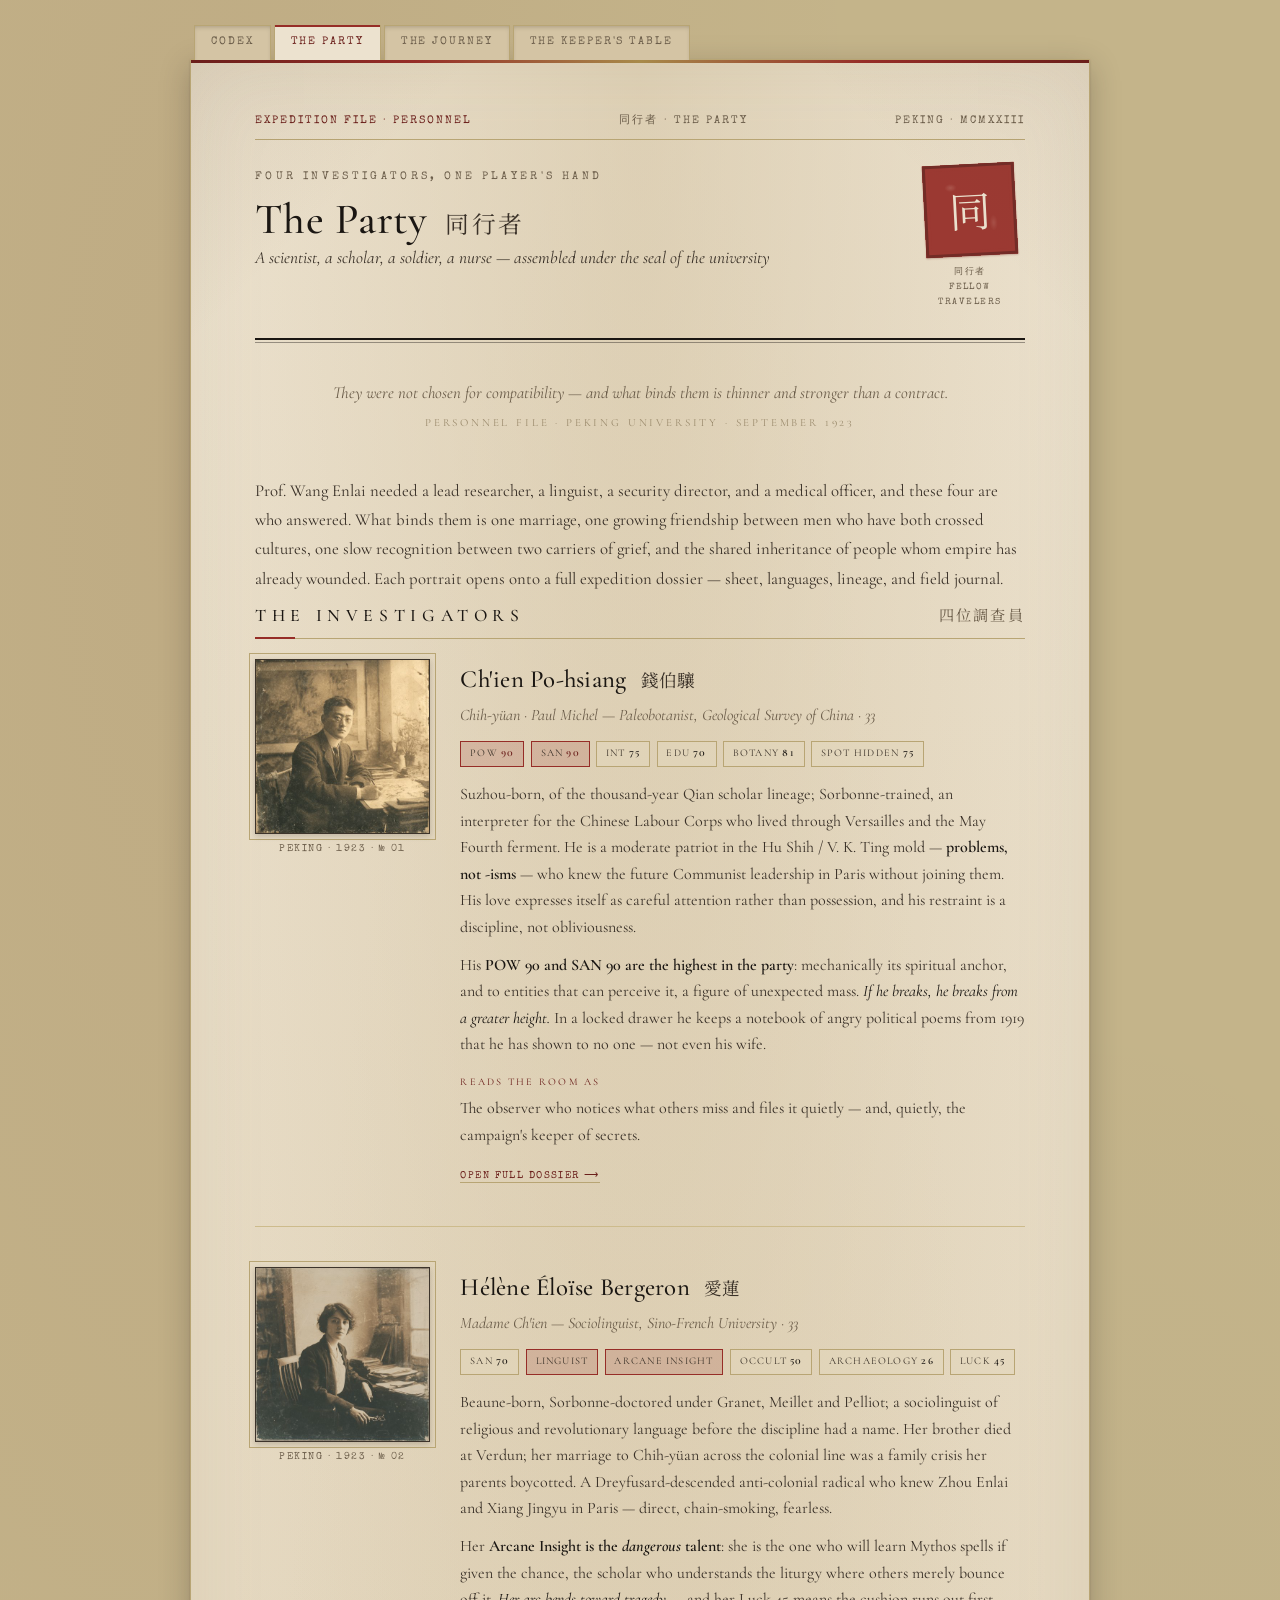
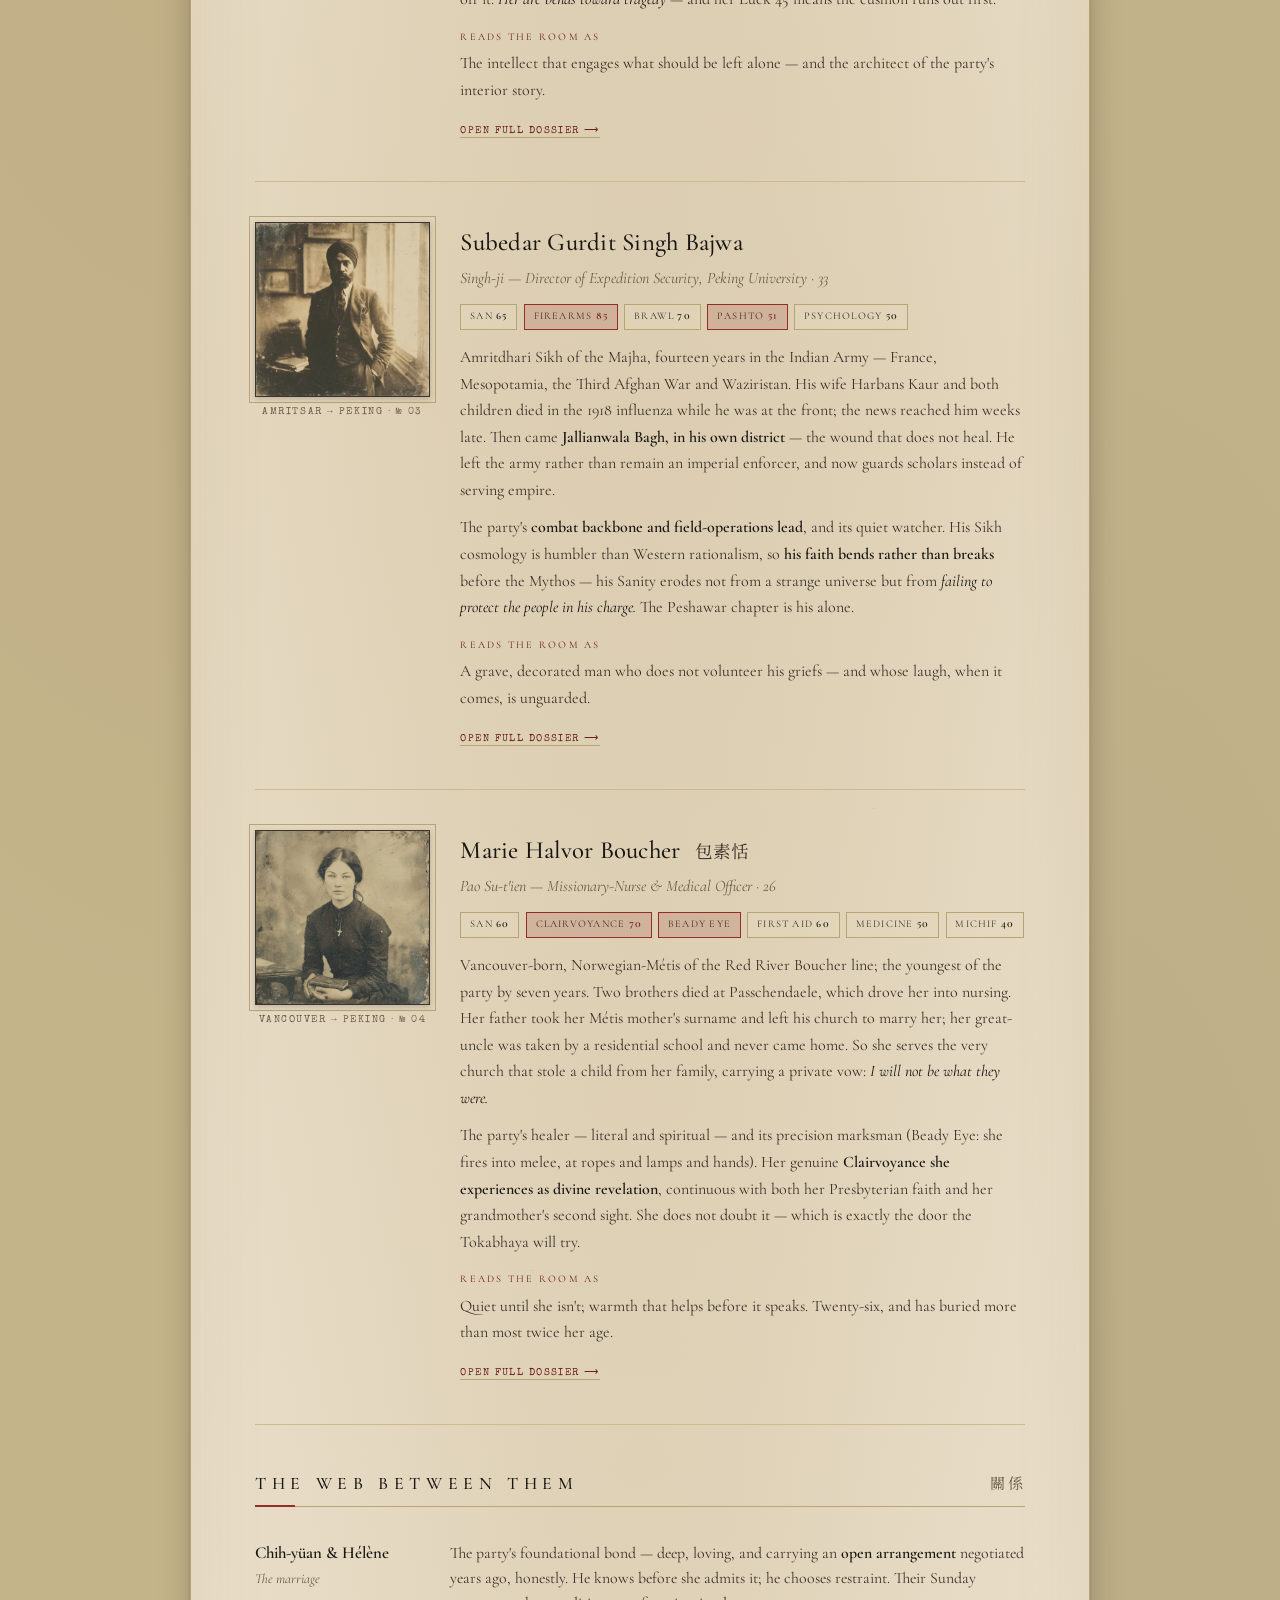
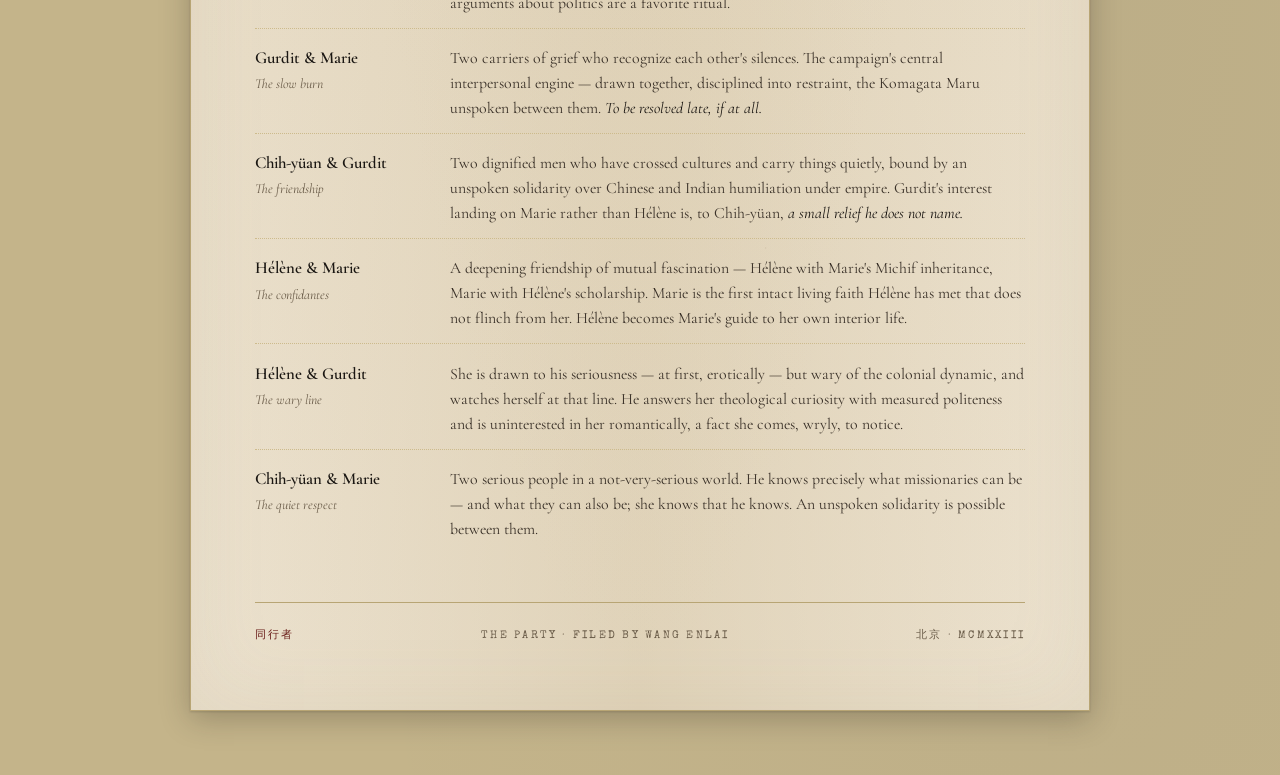
<file: investigators.html>
<!DOCTYPE html>
<html lang="en">
<head>
<meta charset="UTF-8">
<meta name="viewport" content="width=device-width, initial-scale=1.0">
<title>The Party — The Children of Fear</title>
<link rel="preconnect" href="https://fonts.googleapis.com">
<link rel="preconnect" href="https://fonts.gstatic.com" crossorigin>
<link href="https://fonts.googleapis.com/css2?family=Cormorant+Garamond:ital,wght@0,300;0,400;0,500;0,600;1,400;1,500&family=Cormorant+SC:wght@400;500;600&family=Noto+Serif+SC:wght@300;400;500;600&family=Special+Elite&display=swap" rel="stylesheet">
<link rel="stylesheet" href="expedition.css">
</head>
<body>

<div class="tab-nav-wrap">
  <nav class="tab-nav" role="navigation">
    <a class="tab-btn" href="index.html">Codex</a>
    <a class="tab-btn active" href="investigators.html">The Party</a>
    <a class="tab-btn" href="chronicle.html">The Journey</a>
    <a class="tab-btn" href="keeper.html">The Keeper's Table</a>
  </nav>
</div>

<div class="document">

  <div class="file-strip">
    <span class="file-ref">EXPEDITION FILE · PERSONNEL</span>
    <span>同行者 · THE PARTY</span>
    <span>PEKING · MCMXXIII</span>
  </div>

  <header class="masthead">
    <div class="title-block">
      <div class="eyebrow">Four investigators, one player's hand</div>
      <h1 class="masthead-title">The Party <span class="cn">同行者</span></h1>
      <p class="masthead-sub">A scientist, a scholar, a soldier, a nurse — assembled under the seal of the university</p>
    </div>
    <div class="chop-column">
      <div class="chop">同</div>
      <div class="chop-label">同行者<br>Fellow<br>Travelers</div>
    </div>
  </header>

  <div class="epigraph">
    <div class="epigraph-translation">They were not chosen for compatibility — and what binds them is thinner and stronger than a contract.</div>
    <div class="epigraph-source">Personnel file · Peking University · September 1923</div>
  </div>

  <div class="prose-block lede">
    <p>
      Prof. Wang Enlai needed a lead researcher, a linguist, a security director, and a medical officer,
      and these four are who answered. What binds them is one marriage, one growing friendship between men
      who have both crossed cultures, one slow recognition between two carriers of grief, and the shared
      inheritance of people whom empire has already wounded. Each portrait opens onto a full expedition
      dossier — sheet, languages, lineage, and field journal.
    </p>
  </div>

  <h2 class="section-title">The Investigators <span class="cn">四位調查員</span></h2>

  <!-- CH'IEN PO-HSIANG -->
  <div class="char-card">
    <div class="char-portrait">
      <div class="portrait-frame">
        <img class="portrait" src="investigators/ch-ien-po-hsiang/thumb.jpg" alt="Ch'ien Po-hsiang">
      </div>
      <div class="portrait-caption">Peking · 1923 · № 01</div>
    </div>
    <div class="char-name-block">
      <h3 class="pc-name">Ch'ien Po-hsiang <span class="cn">錢伯驤</span></h3>
      <p class="pc-subtitle">Chih-yüan · <span style="font-style:italic">Paul Michel</span> — Paleobotanist, Geological Survey of China · 33</p>
      <div class="stat-row">
        <span class="stat-chip sig">POW <strong>90</strong></span>
        <span class="stat-chip sig">SAN <strong>90</strong></span>
        <span class="stat-chip">INT <strong>75</strong></span>
        <span class="stat-chip">EDU <strong>70</strong></span>
        <span class="stat-chip">Botany <strong>81</strong></span>
        <span class="stat-chip">Spot Hidden <strong>75</strong></span>
      </div>
      <p class="char-bio">
        Suzhou-born, of the thousand-year Qian scholar lineage; Sorbonne-trained, an interpreter for the
        Chinese Labour Corps who lived through Versailles and the May Fourth ferment. He is a moderate
        patriot in the Hu Shih / V. K. Ting mold — <strong>problems, not -isms</strong> — who knew the
        future Communist leadership in Paris without joining them. His love expresses itself as careful
        attention rather than possession, and his restraint is a discipline, not obliviousness.
      </p>
      <p class="char-bio">
        His <strong>POW 90 and SAN 90 are the highest in the party</strong>: mechanically its spiritual
        anchor, and to entities that can perceive it, a figure of unexpected mass. <em>If he breaks,
        he breaks from a greater height.</em> In a locked drawer he keeps a notebook of angry political
        poems from 1919 that he has shown to no one — not even his wife.
      </p>
      <p class="field-label">Reads the room as</p>
      <p class="char-bio">The observer who notices what others miss and files it quietly — and, quietly, the campaign's keeper of secrets.</p>
      <a class="dossier-link" href="investigators/ch-ien-po-hsiang/dossier.html">Open full dossier ⟶</a>
    </div>
  </div>

  <!-- HÉLÈNE BERGERON -->
  <div class="char-card">
    <div class="char-portrait">
      <div class="portrait-frame">
        <img class="portrait" src="investigators/helene-eloise-bergeron/thumb.jpg" alt="Hélène Éloïse Bergeron">
      </div>
      <div class="portrait-caption">Peking · 1923 · № 02</div>
    </div>
    <div class="char-name-block">
      <h3 class="pc-name">Hélène Éloïse Bergeron <span class="cn">愛蓮</span></h3>
      <p class="pc-subtitle">Madame Ch'ien — Sociolinguist, Sino-French University · 33</p>
      <div class="stat-row">
        <span class="stat-chip">SAN <strong>70</strong></span>
        <span class="stat-chip sig">Linguist</span>
        <span class="stat-chip sig">Arcane Insight</span>
        <span class="stat-chip">Occult <strong>50</strong></span>
        <span class="stat-chip">Archaeology <strong>26</strong></span>
        <span class="stat-chip">Luck <strong>45</strong></span>
      </div>
      <p class="char-bio">
        Beaune-born, Sorbonne-doctored under Granet, Meillet and Pelliot; a sociolinguist of religious and
        revolutionary language before the discipline had a name. Her brother died at Verdun; her marriage
        to Chih-yüan across the colonial line was a family crisis her parents boycotted. A Dreyfusard-descended
        anti-colonial radical who knew Zhou Enlai and Xiang Jingyu in Paris — direct, chain-smoking, fearless.
      </p>
      <p class="char-bio">
        Her <strong>Arcane Insight is the <em>dangerous</em> talent</strong>: she is the one who will learn
        Mythos spells if given the chance, the scholar who understands the liturgy where others merely bounce
        off it. <em>Her arc bends toward tragedy</em> — and her Luck 45 means the cushion runs out first.
      </p>
      <p class="field-label">Reads the room as</p>
      <p class="char-bio">The intellect that engages what should be left alone — and the architect of the party's interior story.</p>
      <a class="dossier-link" href="investigators/helene-eloise-bergeron/dossier.html">Open full dossier ⟶</a>
    </div>
  </div>

  <!-- GURDIT SINGH BAJWA -->
  <div class="char-card">
    <div class="char-portrait">
      <div class="portrait-frame">
        <img class="portrait" src="investigators/subedar-gurdit-singh-bajwa/thumb.jpg" alt="Subedar Gurdit Singh Bajwa">
      </div>
      <div class="portrait-caption">Amritsar → Peking · № 03</div>
    </div>
    <div class="char-name-block">
      <h3 class="pc-name">Subedar Gurdit Singh Bajwa</h3>
      <p class="pc-subtitle">Singh-ji — Director of Expedition Security, Peking University · 33</p>
      <div class="stat-row">
        <span class="stat-chip">SAN <strong>65</strong></span>
        <span class="stat-chip sig">Firearms <strong>85</strong></span>
        <span class="stat-chip">Brawl <strong>70</strong></span>
        <span class="stat-chip sig">Pashto <strong>51</strong></span>
        <span class="stat-chip">Psychology <strong>50</strong></span>
      </div>
      <p class="char-bio">
        Amritdhari Sikh of the Majha, fourteen years in the Indian Army — France, Mesopotamia, the Third
        Afghan War and Waziristan. His wife Harbans Kaur and both children died in the 1918 influenza while
        he was at the front; the news reached him weeks late. Then came <strong>Jallianwala Bagh, in his own
        district</strong> — the wound that does not heal. He left the army rather than remain an imperial
        enforcer, and now guards scholars instead of serving empire.
      </p>
      <p class="char-bio">
        The party's <strong>combat backbone and field-operations lead</strong>, and its quiet watcher. His
        Sikh cosmology is humbler than Western rationalism, so <strong>his faith bends rather than breaks</strong>
        before the Mythos — his Sanity erodes not from a strange universe but from <em>failing to protect the
        people in his charge.</em> The Peshawar chapter is his alone.
      </p>
      <p class="field-label">Reads the room as</p>
      <p class="char-bio">A grave, decorated man who does not volunteer his griefs — and whose laugh, when it comes, is unguarded.</p>
      <a class="dossier-link" href="investigators/subedar-gurdit-singh-bajwa/dossier.html">Open full dossier ⟶</a>
    </div>
  </div>

  <!-- MARIE BOUCHER -->
  <div class="char-card">
    <div class="char-portrait">
      <div class="portrait-frame">
        <img class="portrait" src="investigators/marie-halvor-boucher/thumb.jpg" alt="Marie Halvor Boucher">
      </div>
      <div class="portrait-caption">Vancouver → Peking · № 04</div>
    </div>
    <div class="char-name-block">
      <h3 class="pc-name">Marie Halvor Boucher <span class="cn">包素恬</span></h3>
      <p class="pc-subtitle">Pao Su-t'ien — Missionary-Nurse &amp; Medical Officer · 26</p>
      <div class="stat-row">
        <span class="stat-chip">SAN <strong>60</strong></span>
        <span class="stat-chip sig">Clairvoyance <strong>70</strong></span>
        <span class="stat-chip sig">Beady Eye</span>
        <span class="stat-chip">First Aid <strong>60</strong></span>
        <span class="stat-chip">Medicine <strong>50</strong></span>
        <span class="stat-chip">Michif <strong>40</strong></span>
      </div>
      <p class="char-bio">
        Vancouver-born, Norwegian-Métis of the Red River Boucher line; the youngest of the party by seven
        years. Two brothers died at Passchendaele, which drove her into nursing. Her father took her Métis
        mother's surname and left his church to marry her; her great-uncle was taken by a residential school
        and never came home. So she serves the very church that stole a child from her family, carrying a
        private vow: <em>I will not be what they were.</em>
      </p>
      <p class="char-bio">
        The party's healer — literal and spiritual — and its precision marksman (Beady Eye: she fires into
        melee, at ropes and lamps and hands). Her genuine <strong>Clairvoyance she experiences as divine
        revelation</strong>, continuous with both her Presbyterian faith and her grandmother's second sight.
        She does not doubt it — which is exactly the door the Tokabhaya will try.
      </p>
      <p class="field-label">Reads the room as</p>
      <p class="char-bio">Quiet until she isn't; warmth that helps before it speaks. Twenty-six, and has buried more than most twice her age.</p>
      <a class="dossier-link" href="investigators/marie-halvor-boucher/dossier.html">Open full dossier ⟶</a>
    </div>
  </div>

  <!-- RELATIONSHIP WEB -->
  <h2 class="section-title">The Web Between Them <span class="cn">關係</span></h2>

  <div class="rel-grid">
    <div class="rel-row">
      <span class="rel-name">Chih-yüan &amp; Hélène <span class="secondary">The marriage</span></span>
      <span class="rel-desc">The party's foundational bond — deep, loving, and carrying an <strong>open arrangement</strong> negotiated years ago, honestly. He knows before she admits it; he chooses restraint. Their Sunday arguments about politics are a favorite ritual.</span>
    </div>
    <div class="rel-row">
      <span class="rel-name">Gurdit &amp; Marie <span class="secondary">The slow burn</span></span>
      <span class="rel-desc">Two carriers of grief who recognize each other's silences. The campaign's central interpersonal engine — drawn together, disciplined into restraint, the Komagata Maru unspoken between them. <em>To be resolved late, if at all.</em></span>
    </div>
    <div class="rel-row">
      <span class="rel-name">Chih-yüan &amp; Gurdit <span class="secondary">The friendship</span></span>
      <span class="rel-desc">Two dignified men who have crossed cultures and carry things quietly, bound by an unspoken solidarity over Chinese and Indian humiliation under empire. Gurdit's interest landing on Marie rather than Hélène is, to Chih-yüan, <em>a small relief he does not name.</em></span>
    </div>
    <div class="rel-row">
      <span class="rel-name">Hélène &amp; Marie <span class="secondary">The confidantes</span></span>
      <span class="rel-desc">A deepening friendship of mutual fascination — Hélène with Marie's Michif inheritance, Marie with Hélène's scholarship. Marie is the first intact living faith Hélène has met that does not flinch from her. Hélène becomes Marie's guide to her own interior life.</span>
    </div>
    <div class="rel-row">
      <span class="rel-name">Hélène &amp; Gurdit <span class="secondary">The wary line</span></span>
      <span class="rel-desc">She is drawn to his seriousness — at first, erotically — but wary of the colonial dynamic, and watches herself at that line. He answers her theological curiosity with measured politeness and is uninterested in her romantically, a fact she comes, wryly, to notice.</span>
    </div>
    <div class="rel-row">
      <span class="rel-name">Chih-yüan &amp; Marie <span class="secondary">The quiet respect</span></span>
      <span class="rel-desc">Two serious people in a not-very-serious world. He knows precisely what missionaries can be — and what they can also be; she knows that he knows. An unspoken solidarity is possible between them.</span>
    </div>
  </div>

  <footer class="colophon">
    <span class="colophon-seal">同行者</span>
    <span>The Party · Filed by Wang Enlai</span>
    <span>北京 · MCMXXIII</span>
  </footer>

</div>

</body>
</html>
</file>
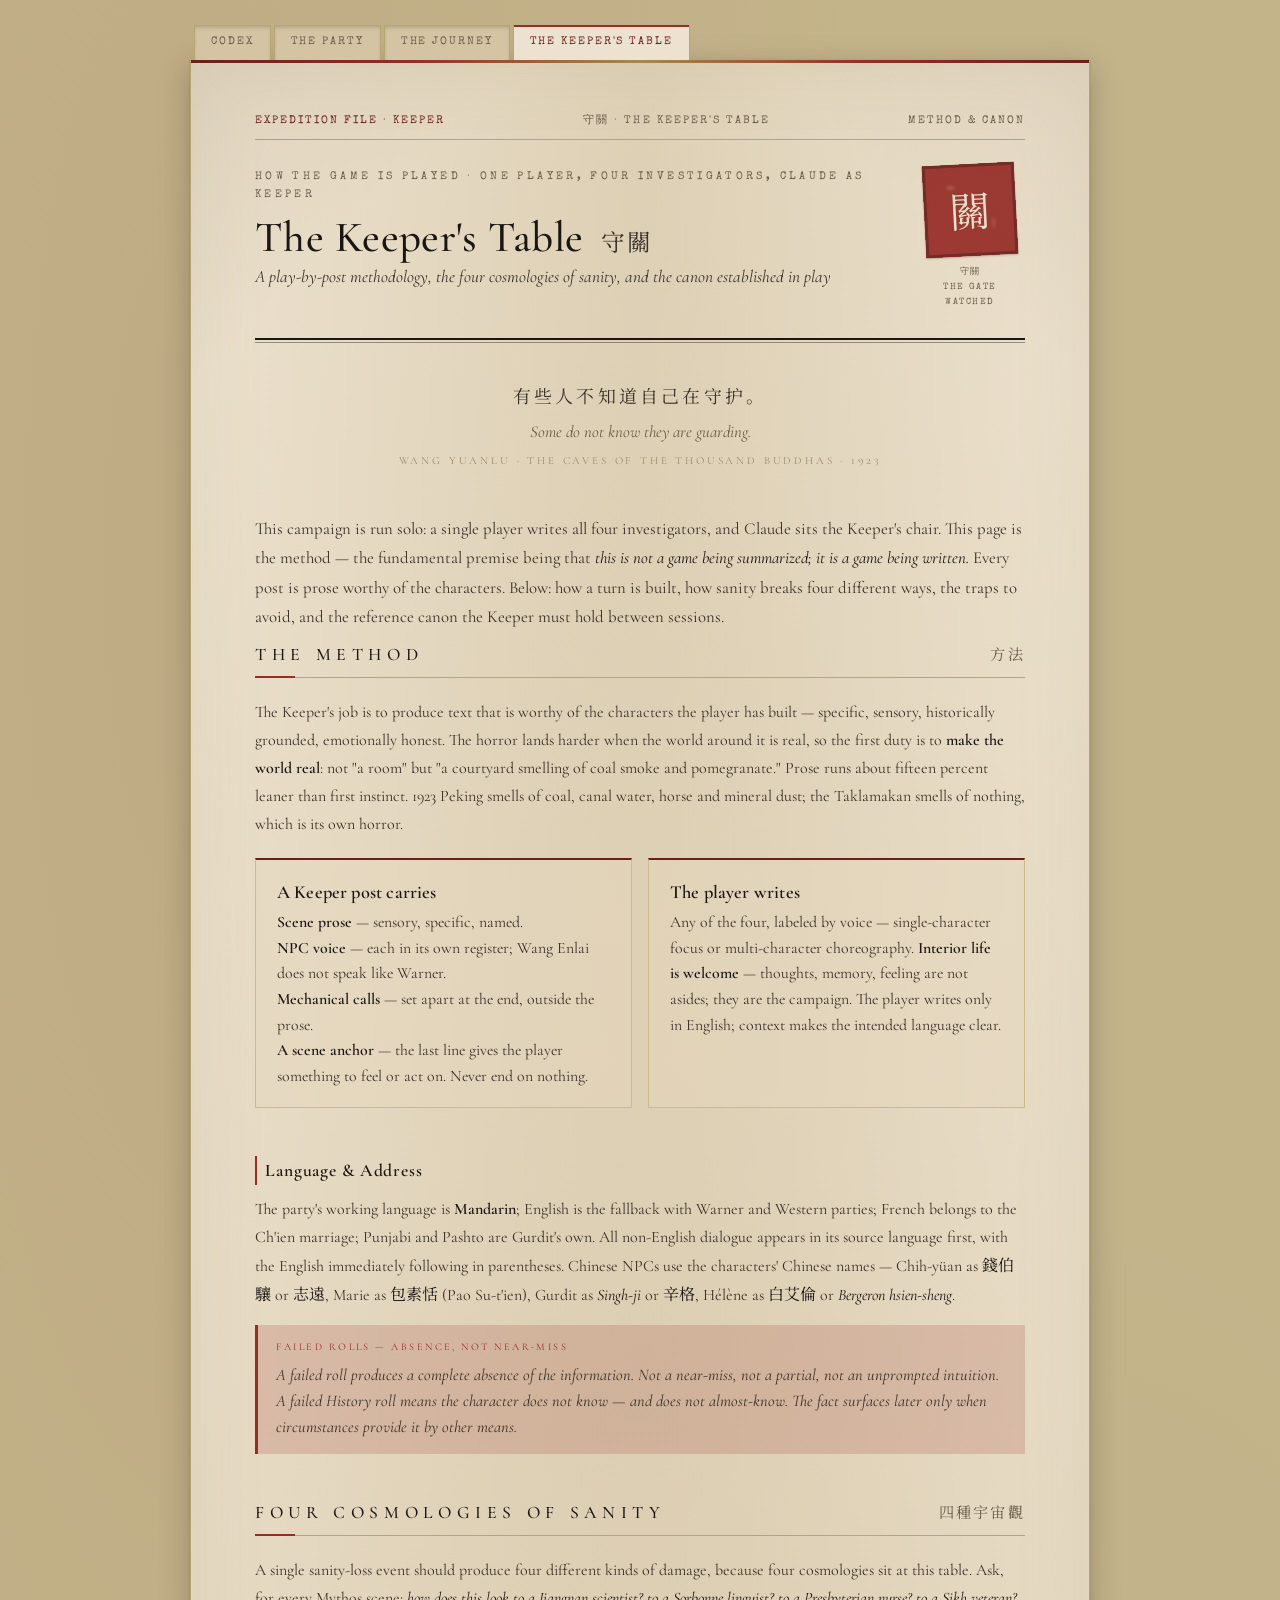
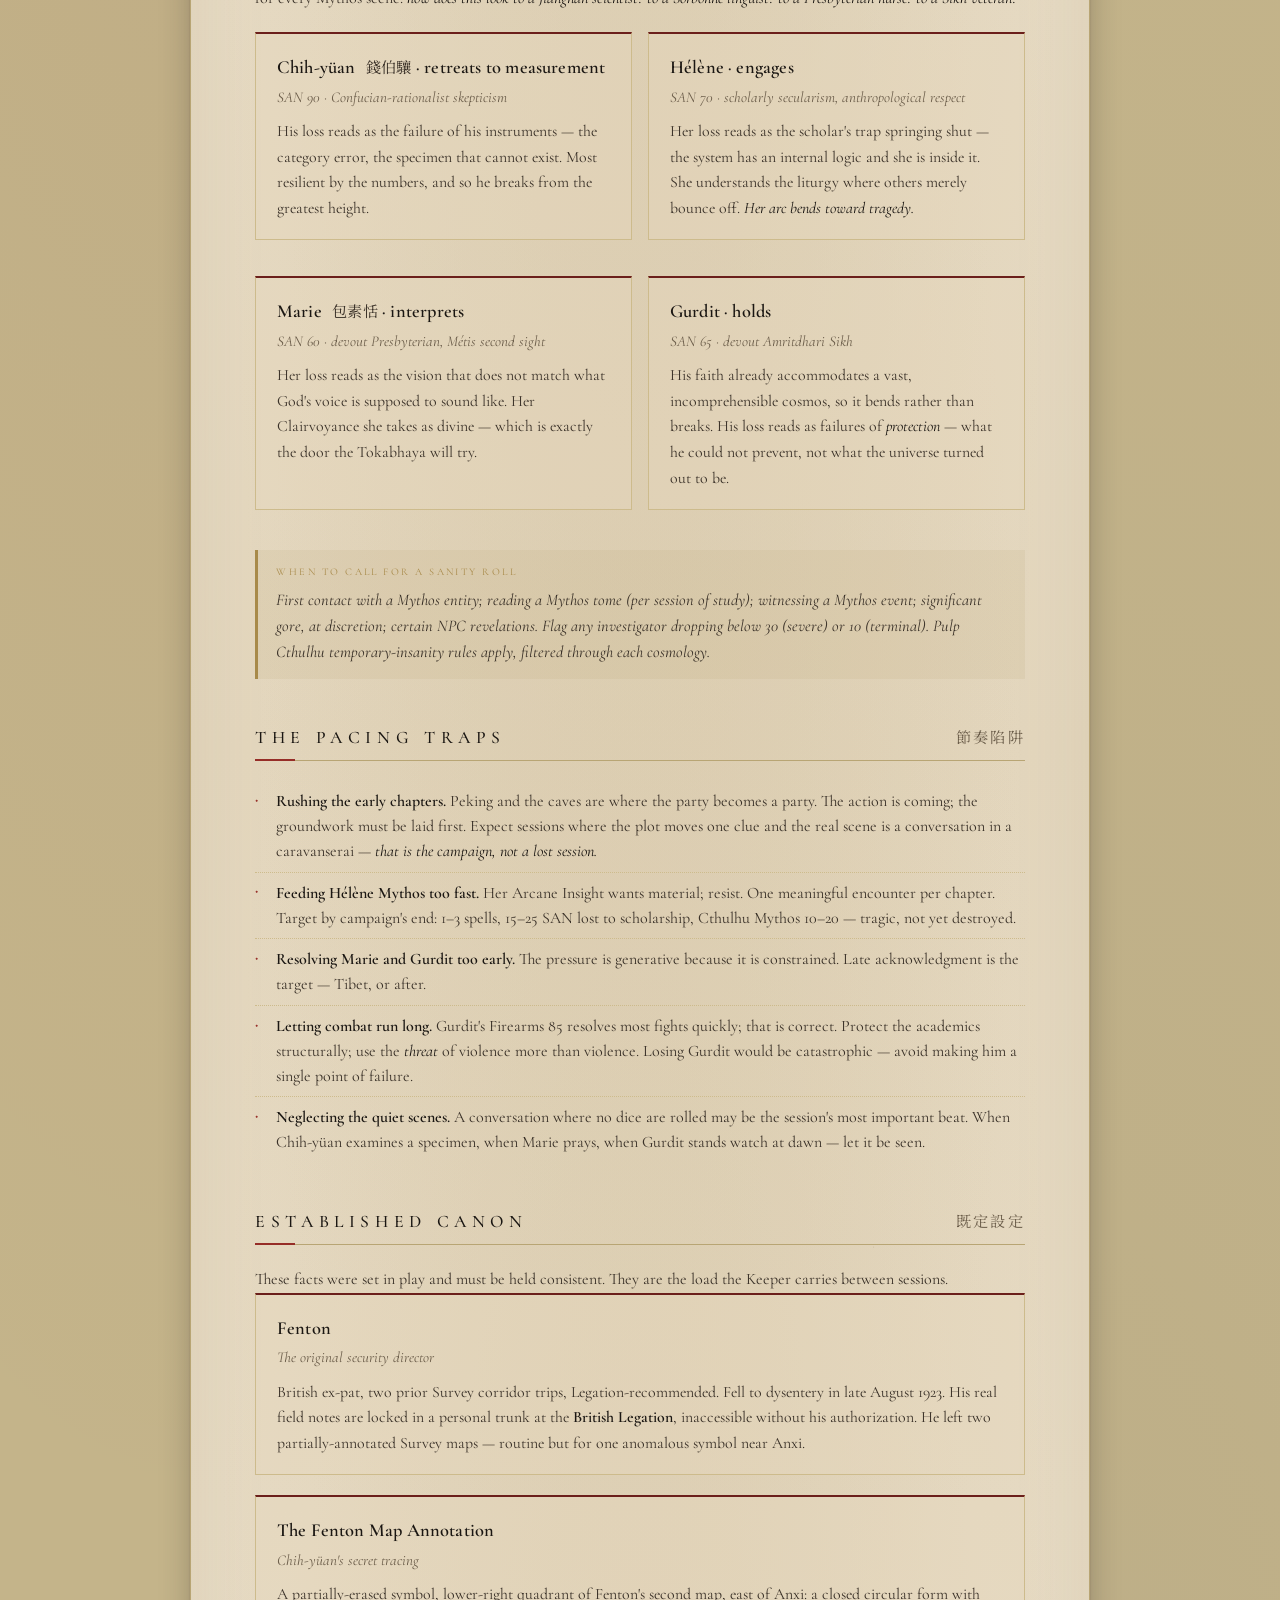
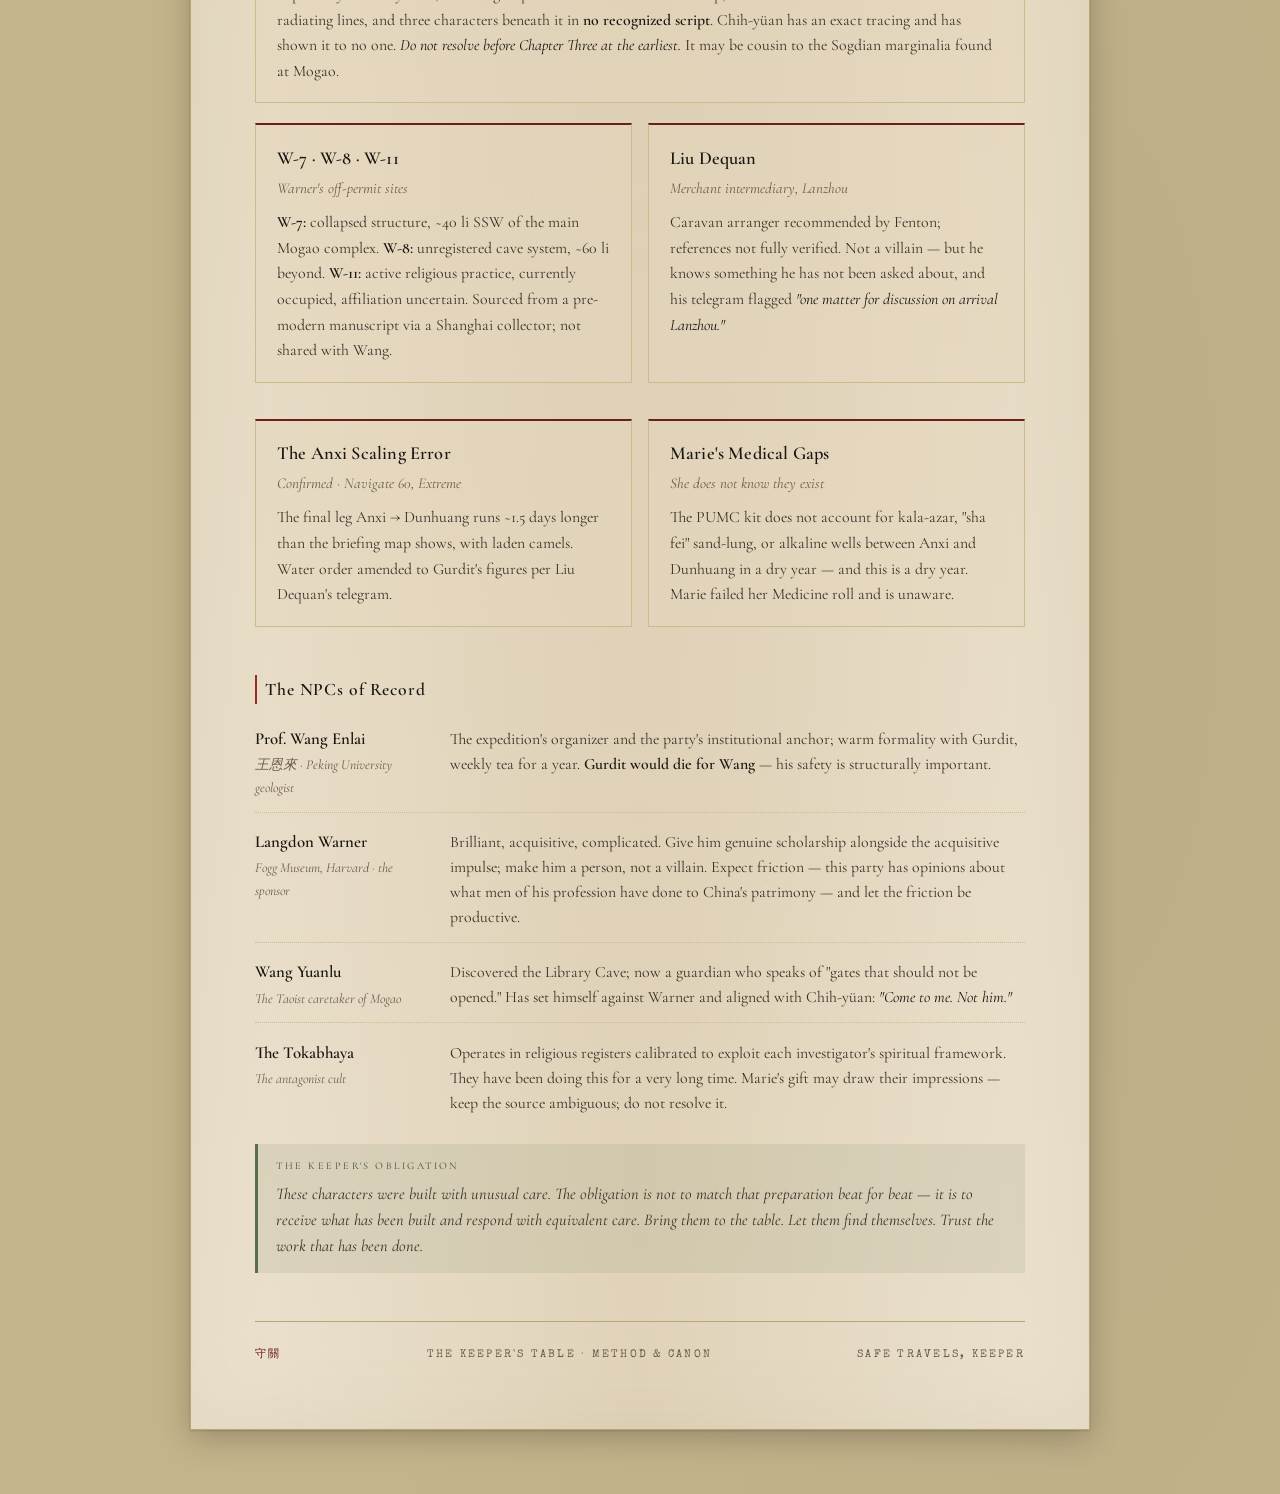
<file: keeper.html>
<!DOCTYPE html>
<html lang="en">
<head>
<meta charset="UTF-8">
<meta name="viewport" content="width=device-width, initial-scale=1.0">
<title>The Keeper's Table — The Children of Fear</title>
<link rel="preconnect" href="https://fonts.googleapis.com">
<link rel="preconnect" href="https://fonts.gstatic.com" crossorigin>
<link href="https://fonts.googleapis.com/css2?family=Cormorant+Garamond:ital,wght@0,400;0,500;0,600;0,700;1,400;1,500&family=Cormorant+SC:wght@400;500;600&family=Noto+Serif+SC:wght@300;400;500;600&family=Special+Elite&display=swap" rel="stylesheet">
<link rel="stylesheet" href="expedition.css">
</head>
<body>

<div class="tab-nav-wrap">
  <nav class="tab-nav" role="navigation">
    <a class="tab-btn" href="index.html">Codex</a>
    <a class="tab-btn" href="investigators.html">The Party</a>
    <a class="tab-btn" href="chronicle.html">The Journey</a>
    <a class="tab-btn active" href="keeper.html">The Keeper's Table</a>
  </nav>
</div>

<div class="document">

  <div class="file-strip">
    <span class="file-ref">EXPEDITION FILE · KEEPER</span>
    <span>守關 · THE KEEPER'S TABLE</span>
    <span>METHOD &amp; CANON</span>
  </div>

  <header class="masthead">
    <div class="title-block">
      <div class="eyebrow">How the game is played · one player, four investigators, Claude as Keeper</div>
      <h1 class="masthead-title">The Keeper's Table <span class="cn">守關</span></h1>
      <p class="masthead-sub">A play-by-post methodology, the four cosmologies of sanity, and the canon established in play</p>
    </div>
    <div class="chop-column">
      <div class="chop">關</div>
      <div class="chop-label">守關<br>The Gate<br>Watched</div>
    </div>
  </header>

  <div class="epigraph">
    <div class="epigraph-chinese">有些人不知道自己在守护。</div>
    <div class="epigraph-translation">Some do not know they are guarding.</div>
    <div class="epigraph-source">Wang Yuanlu · The Caves of the Thousand Buddhas · 1923</div>
  </div>

  <div class="prose-block lede">
    <p>
      This campaign is run solo: a single player writes all four investigators, and Claude sits the Keeper's
      chair. This page is the method — the fundamental premise being that <em>this is not a game being
      summarized; it is a game being written.</em> Every post is prose worthy of the characters. Below: how a
      turn is built, how sanity breaks four different ways, the traps to avoid, and the reference canon the
      Keeper must hold between sessions.
    </p>
  </div>

  <!-- THE METHOD -->
  <h2 class="section-title" id="method">The Method <span class="cn">方法</span></h2>

  <div class="prose-block">
    <p>
      The Keeper's job is to produce text that is worthy of the characters the player has built — specific,
      sensory, historically grounded, emotionally honest. The horror lands harder when the world around it
      is real, so the first duty is to <strong>make the world real</strong>: not "a room" but "a courtyard
      smelling of coal smoke and pomegranate." Prose runs about fifteen percent leaner than first instinct.
      1923 Peking smells of coal, canal water, horse and mineral dust; the Taklamakan smells of nothing,
      which is its own horror.
    </p>
  </div>

  <div class="ref-grid">
    <div class="inst-card">
      <div class="inst-name">A Keeper post carries</div>
      <p class="inst-body"><strong>Scene prose</strong> — sensory, specific, named.<br>
      <strong>NPC voice</strong> — each in its own register; Wang Enlai does not speak like Warner.<br>
      <strong>Mechanical calls</strong> — set apart at the end, outside the prose.<br>
      <strong>A scene anchor</strong> — the last line gives the player something to feel or act on. Never end on nothing.</p>
    </div>
    <div class="inst-card">
      <div class="inst-name">The player writes</div>
      <p class="inst-body">Any of the four, labeled by voice — single-character focus or multi-character choreography. <strong>Interior life is welcome</strong> — thoughts, memory, feeling are not asides; they are the campaign. The player writes only in English; context makes the intended language clear.</p>
    </div>
  </div>

  <h3 class="subsection">Language &amp; Address</h3>
  <div class="prose-block">
    <p>
      The party's working language is <strong>Mandarin</strong>; English is the fallback with Warner and
      Western parties; French belongs to the Ch'ien marriage; Punjabi and Pashto are Gurdit's own. All
      non-English dialogue appears in its source language first, with the English immediately following in
      parentheses. Chinese NPCs use the characters' Chinese names — Chih-yüan as <span class="cn">錢伯驤</span>
      or <span class="cn">志遠</span>, Marie as <span class="cn">包素恬</span> (Pao Su-t'ien), Gurdit as
      <em>Singh-ji</em> or <span class="cn">辛格</span>, Hélène as <span class="cn">白艾倫</span> or
      <em>Bergeron hsien-sheng</em>.
    </p>
  </div>

  <div class="callout seal">
    <div class="callout-label">Failed rolls — absence, not near-miss</div>
    <p class="callout-body">A failed roll produces a complete absence of the information. Not a near-miss, not a partial, not an unprompted intuition. A failed History roll means the character does not know — and does not almost-know. The fact surfaces later only when circumstances provide it by other means.</p>
  </div>

  <!-- SANITY -->
  <h2 class="section-title" id="sanity">Four Cosmologies of Sanity <span class="cn">四種宇宙觀</span></h2>
  <div class="prose-block">
    <p>
      A single sanity-loss event should produce four different kinds of damage, because four cosmologies sit
      at this table. Ask, for every Mythos scene: <em>how does this look to a Jiangnan scientist? to a
      Sorbonne linguist? to a Presbyterian nurse? to a Sikh veteran?</em>
    </p>
  </div>

  <div class="ref-grid">
    <div class="inst-card">
      <div class="inst-name">Chih-yüan <span class="cn">錢伯驤</span> · retreats to measurement</div>
      <p class="inst-sub">SAN 90 · Confucian-rationalist skepticism</p>
      <p class="inst-body">His loss reads as the failure of his instruments — the category error, the specimen that cannot exist. Most resilient by the numbers, and so he breaks from the greatest height.</p>
    </div>
    <div class="inst-card">
      <div class="inst-name">Hélène · engages</div>
      <p class="inst-sub">SAN 70 · scholarly secularism, anthropological respect</p>
      <p class="inst-body">Her loss reads as the scholar's trap springing shut — the system has an internal logic and she is inside it. She understands the liturgy where others merely bounce off. <em>Her arc bends toward tragedy.</em></p>
    </div>
    <div class="inst-card">
      <div class="inst-name">Marie <span class="cn">包素恬</span> · interprets</div>
      <p class="inst-sub">SAN 60 · devout Presbyterian, Métis second sight</p>
      <p class="inst-body">Her loss reads as the vision that does not match what God's voice is supposed to sound like. Her Clairvoyance she takes as divine — which is exactly the door the Tokabhaya will try.</p>
    </div>
    <div class="inst-card">
      <div class="inst-name">Gurdit · holds</div>
      <p class="inst-sub">SAN 65 · devout Amritdhari Sikh</p>
      <p class="inst-body">His faith already accommodates a vast, incomprehensible cosmos, so it bends rather than breaks. His loss reads as failures of <em>protection</em> — what he could not prevent, not what the universe turned out to be.</p>
    </div>
  </div>

  <div class="callout">
    <div class="callout-label">When to call for a Sanity roll</div>
    <p class="callout-body">First contact with a Mythos entity; reading a Mythos tome (per session of study); witnessing a Mythos event; significant gore, at discretion; certain NPC revelations. Flag any investigator dropping below 30 (severe) or 10 (terminal). Pulp Cthulhu temporary-insanity rules apply, filtered through each cosmology.</p>
  </div>

  <!-- PACING TRAPS -->
  <h2 class="section-title">The Pacing Traps <span class="cn">節奏陷阱</span></h2>
  <ul class="thread-list">
    <li><strong>Rushing the early chapters.</strong> Peking and the caves are where the party becomes a party. The action is coming; the groundwork must be laid first. Expect sessions where the plot moves one clue and the real scene is a conversation in a caravanserai — <em>that is the campaign, not a lost session.</em></li>
    <li><strong>Feeding Hélène Mythos too fast.</strong> Her Arcane Insight wants material; resist. One meaningful encounter per chapter. Target by campaign's end: 1–3 spells, 15–25 SAN lost to scholarship, Cthulhu Mythos 10–20 — tragic, not yet destroyed.</li>
    <li><strong>Resolving Marie and Gurdit too early.</strong> The pressure is generative because it is constrained. Late acknowledgment is the target — Tibet, or after.</li>
    <li><strong>Letting combat run long.</strong> Gurdit's Firearms 85 resolves most fights quickly; that is correct. Protect the academics structurally; use the <em>threat</em> of violence more than violence. Losing Gurdit would be catastrophic — avoid making him a single point of failure.</li>
    <li><strong>Neglecting the quiet scenes.</strong> A conversation where no dice are rolled may be the session's most important beat. When Chih-yüan examines a specimen, when Marie prays, when Gurdit stands watch at dawn — let it be seen.</li>
  </ul>

  <!-- ESTABLISHED CANON -->
  <h2 class="section-title" id="canon">Established Canon <span class="cn">既定設定</span></h2>
  <div class="prose-block">
    <p>These facts were set in play and must be held consistent. They are the load the Keeper carries between sessions.</p>
  </div>

  <div class="inst-card">
    <div class="inst-name">Fenton</div>
    <div class="inst-sub">The original security director</div>
    <p class="inst-body">British ex-pat, two prior Survey corridor trips, Legation-recommended. Fell to dysentery in late August 1923. His real field notes are locked in a personal trunk at the <strong>British Legation</strong>, inaccessible without his authorization. He left two partially-annotated Survey maps — routine but for one anomalous symbol near Anxi.</p>
  </div>

  <div class="inst-card">
    <div class="inst-name">The Fenton Map Annotation</div>
    <div class="inst-sub">Chih-yüan's secret tracing</div>
    <p class="inst-body">A partially-erased symbol, lower-right quadrant of Fenton's second map, east of Anxi: a closed circular form with radiating lines, and three characters beneath it in <strong>no recognized script</strong>. Chih-yüan has an exact tracing and has shown it to no one. <em>Do not resolve before Chapter Three at the earliest.</em> It may be cousin to the Sogdian marginalia found at Mogao.</p>
  </div>

  <div class="ref-grid">
    <div class="inst-card">
      <div class="inst-name">W-7 · W-8 · W-11</div>
      <div class="inst-sub">Warner's off-permit sites</div>
      <p class="inst-body"><strong>W-7:</strong> collapsed structure, ~40 li SSW of the main Mogao complex. <strong>W-8:</strong> unregistered cave system, ~60 li beyond. <strong>W-11:</strong> active religious practice, currently occupied, affiliation uncertain. Sourced from a pre-modern manuscript via a Shanghai collector; not shared with Wang.</p>
    </div>
    <div class="inst-card">
      <div class="inst-name">Liu Dequan</div>
      <div class="inst-sub">Merchant intermediary, Lanzhou</div>
      <p class="inst-body">Caravan arranger recommended by Fenton; references not fully verified. Not a villain — but he knows something he has not been asked about, and his telegram flagged <em>"one matter for discussion on arrival Lanzhou."</em></p>
    </div>
    <div class="inst-card">
      <div class="inst-name">The Anxi Scaling Error</div>
      <div class="inst-sub">Confirmed · Navigate 60, Extreme</div>
      <p class="inst-body">The final leg Anxi → Dunhuang runs ~1.5 days longer than the briefing map shows, with laden camels. Water order amended to Gurdit's figures per Liu Dequan's telegram.</p>
    </div>
    <div class="inst-card">
      <div class="inst-name">Marie's Medical Gaps</div>
      <div class="inst-sub">She does not know they exist</div>
      <p class="inst-body">The PUMC kit does not account for kala-azar, "sha fei" sand-lung, or alkaline wells between Anxi and Dunhuang in a dry year — and this is a dry year. Marie failed her Medicine roll and is unaware.</p>
    </div>
  </div>

  <h3 class="subsection">The NPCs of Record</h3>
  <div class="rel-grid">
    <div class="rel-row">
      <span class="rel-name">Prof. Wang Enlai <span class="secondary">王恩來 · Peking University geologist</span></span>
      <span class="rel-desc">The expedition's organizer and the party's institutional anchor; warm formality with Gurdit, weekly tea for a year. <strong>Gurdit would die for Wang</strong> — his safety is structurally important.</span>
    </div>
    <div class="rel-row">
      <span class="rel-name">Langdon Warner <span class="secondary">Fogg Museum, Harvard · the sponsor</span></span>
      <span class="rel-desc">Brilliant, acquisitive, complicated. Give him genuine scholarship alongside the acquisitive impulse; make him a person, not a villain. Expect friction — this party has opinions about what men of his profession have done to China's patrimony — and let the friction be productive.</span>
    </div>
    <div class="rel-row">
      <span class="rel-name">Wang Yuanlu <span class="secondary">The Taoist caretaker of Mogao</span></span>
      <span class="rel-desc">Discovered the Library Cave; now a guardian who speaks of "gates that should not be opened." Has set himself against Warner and aligned with Chih-yüan: <em>"Come to me. Not him."</em></span>
    </div>
    <div class="rel-row">
      <span class="rel-name">The Tokabhaya <span class="secondary">The antagonist cult</span></span>
      <span class="rel-desc">Operates in religious registers calibrated to exploit each investigator's spiritual framework. They have been doing this for a very long time. Marie's gift may draw their impressions — keep the source ambiguous; do not resolve it.</span>
    </div>
  </div>

  <div class="callout jade">
    <div class="callout-label">The Keeper's obligation</div>
    <p class="callout-body">These characters were built with unusual care. The obligation is not to match that preparation beat for beat — it is to receive what has been built and respond with equivalent care. Bring them to the table. Let them find themselves. Trust the work that has been done.</p>
  </div>

  <footer class="colophon">
    <span class="colophon-seal">守關</span>
    <span>The Keeper's Table · Method &amp; Canon</span>
    <span>SAFE TRAVELS, KEEPER</span>
  </footer>

</div>

</body>
</html>
</file>
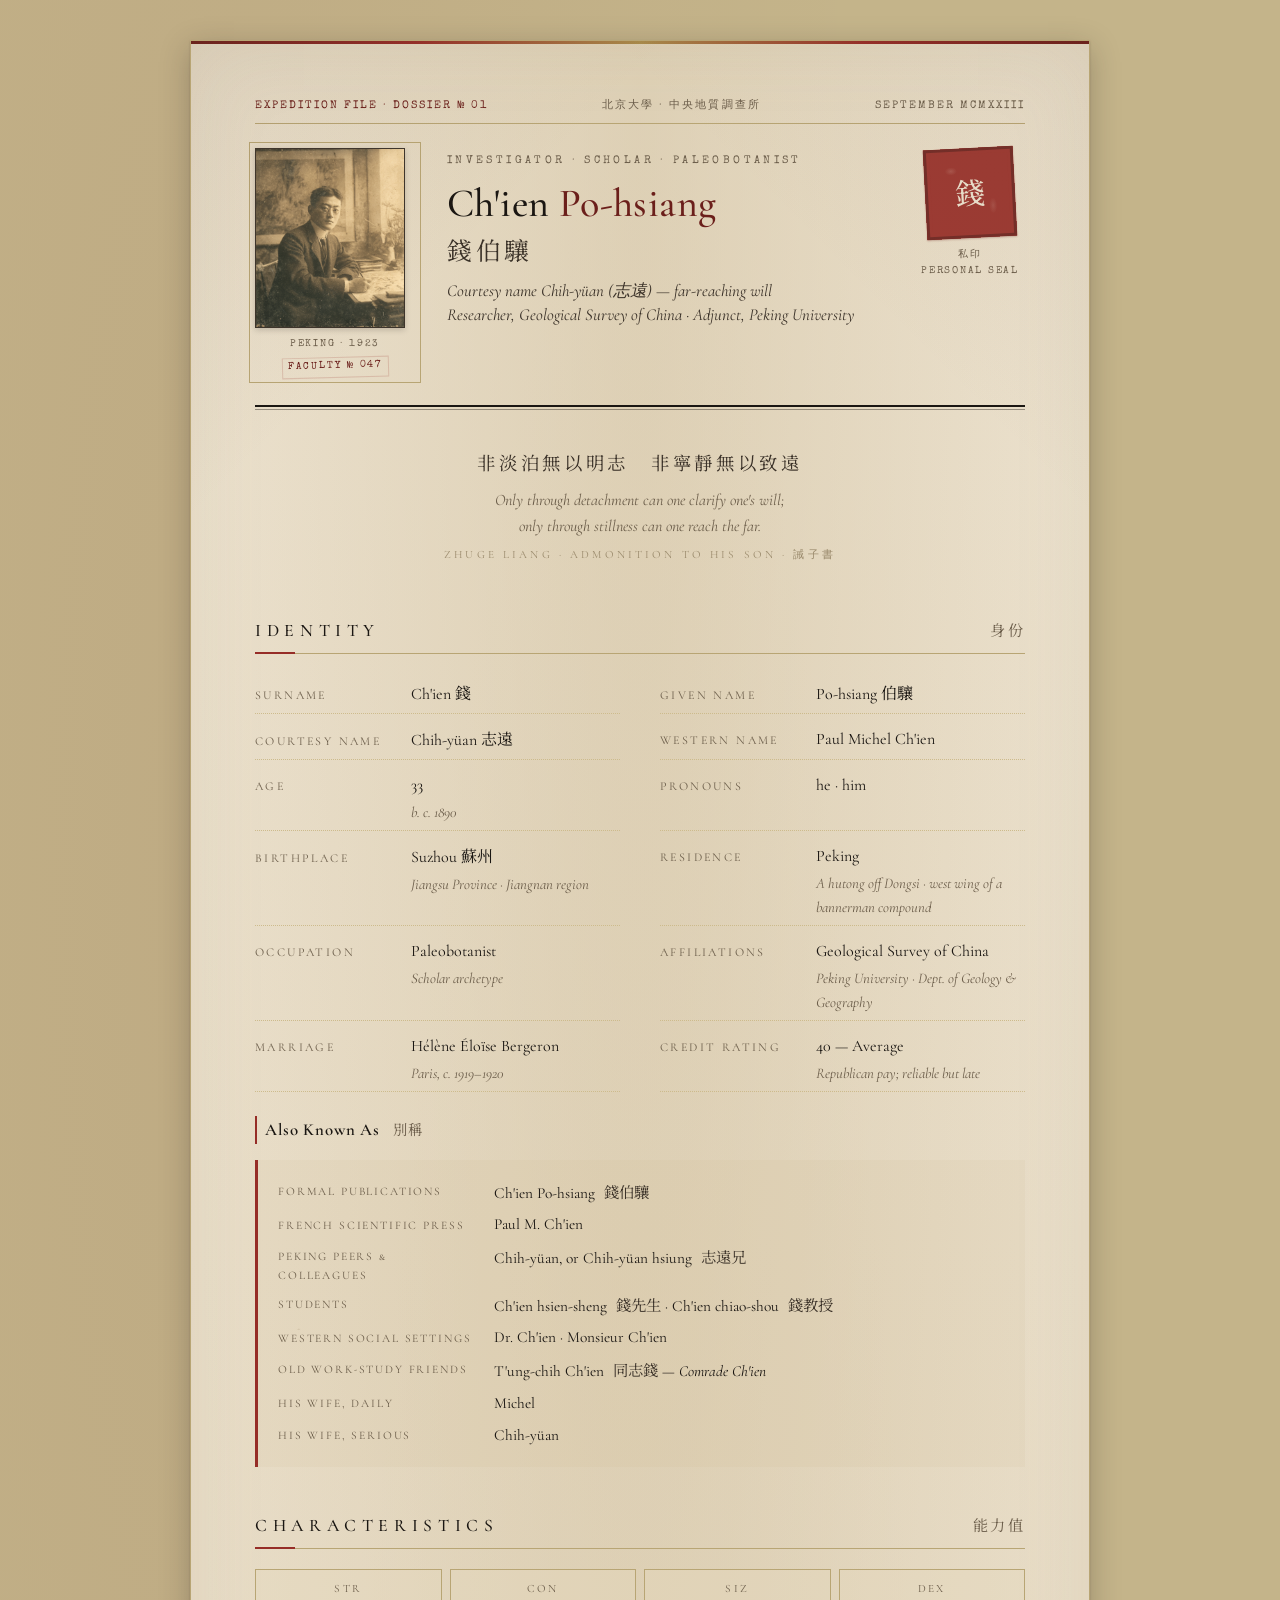
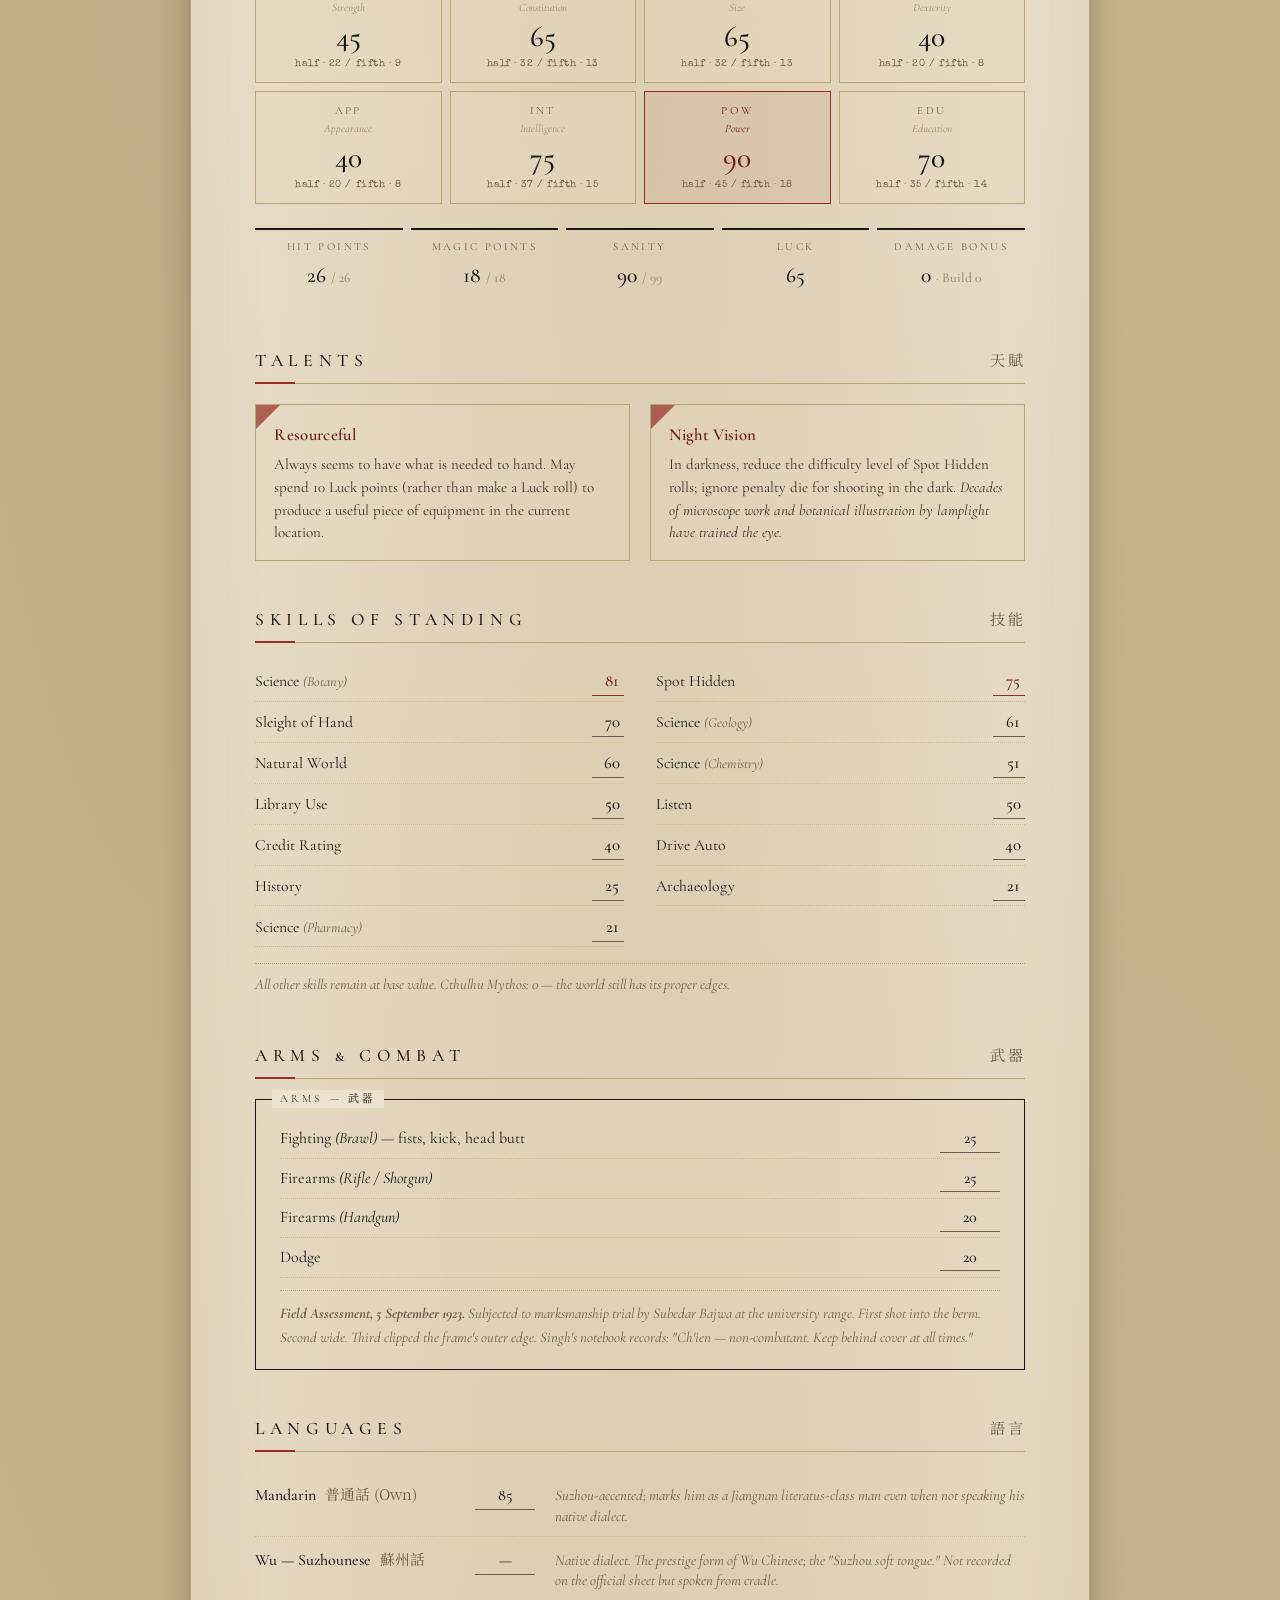
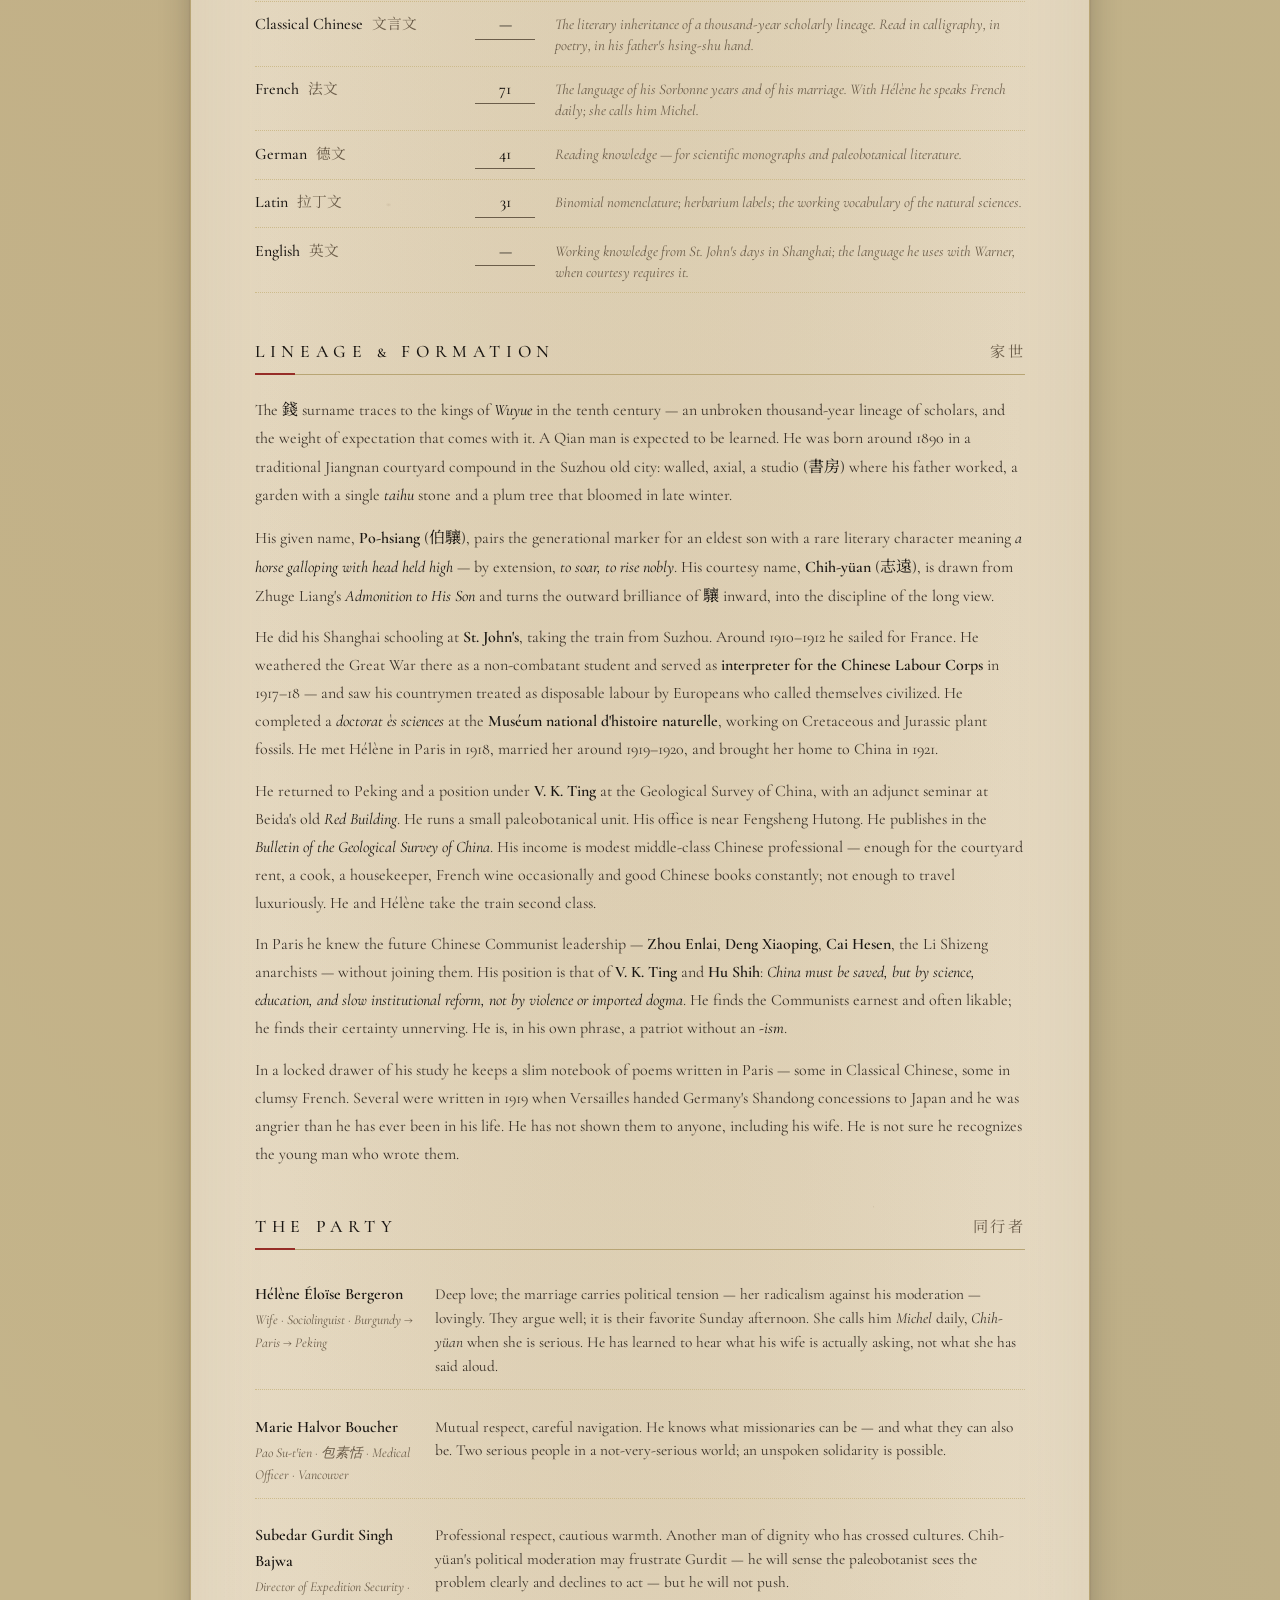
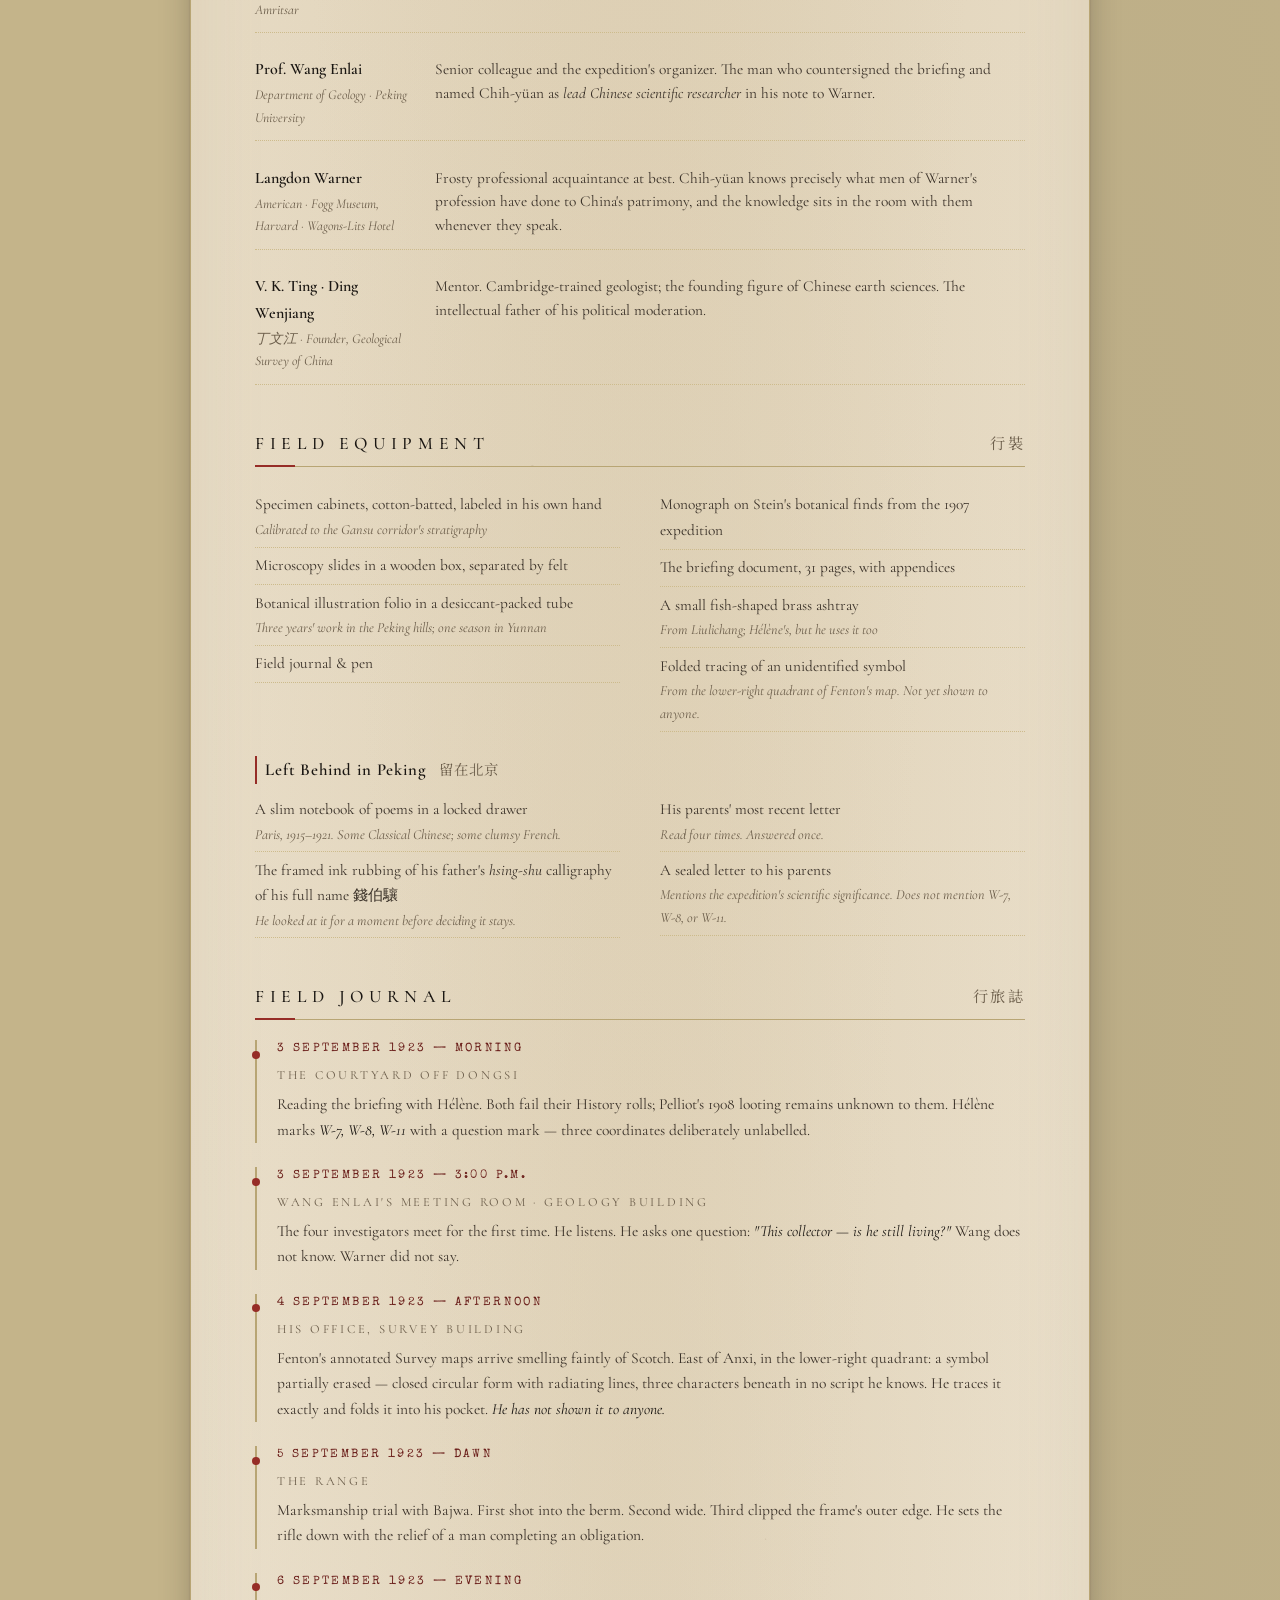
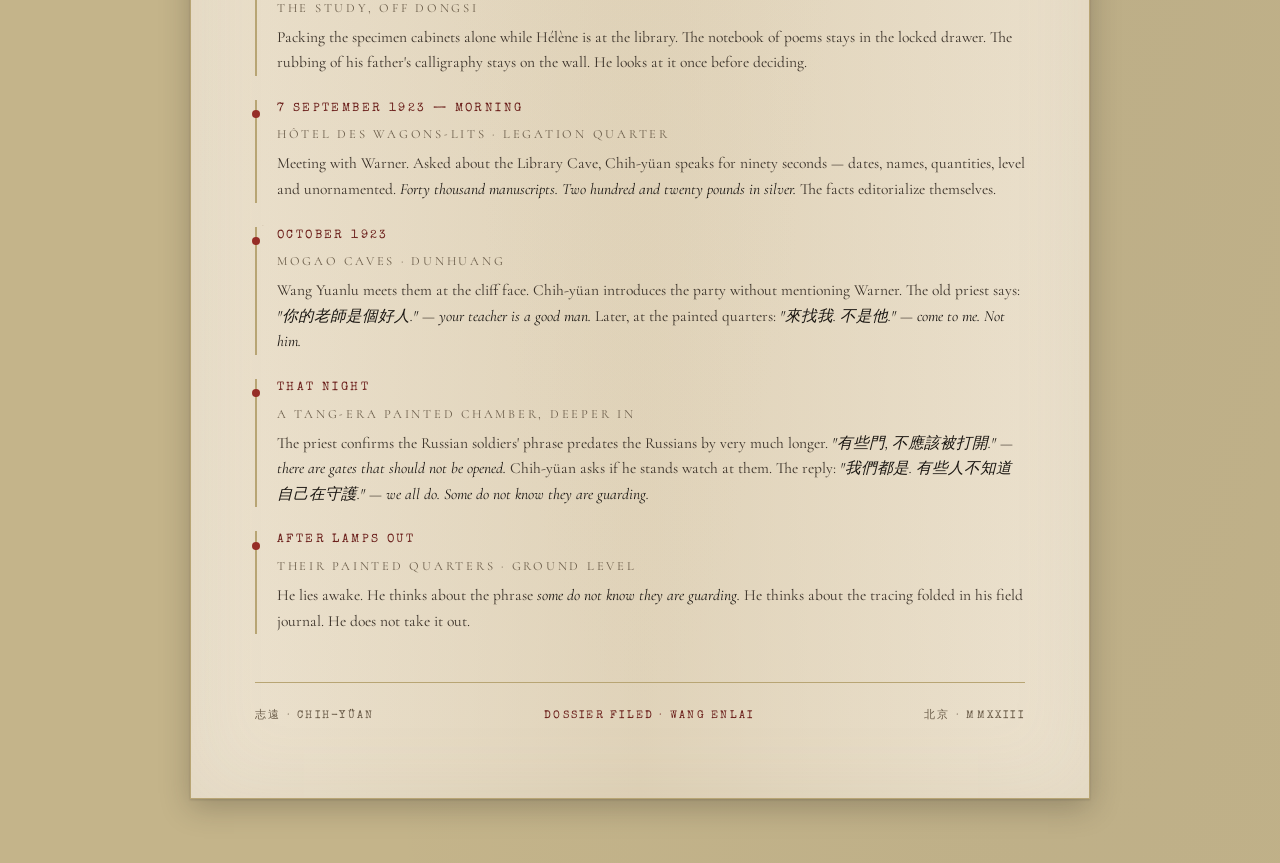
<file: investigators/ch-ien-po-hsiang/dossier.html>
<!DOCTYPE html>
<html lang="en">
<head>
<meta charset="UTF-8">
<meta name="viewport" content="width=device-width, initial-scale=1.0">
<title>Dossier — Ch'ien Po-hsiang (錢伯驤)</title>
<link rel="preconnect" href="https://fonts.googleapis.com">
<link rel="preconnect" href="https://fonts.gstatic.com" crossorigin>
<link href="https://fonts.googleapis.com/css2?family=Cormorant+Garamond:ital,wght@0,300;0,400;0,500;0,600;1,400;1,500&family=Cormorant+SC:wght@400;500;600&family=Noto+Serif+SC:wght@300;400;500;600&family=Special+Elite&display=swap" rel="stylesheet">
<style>
  :root {
    --paper:        #ece2cf;
    --paper-warm:   #e3d6bd;
    --paper-fold:   #d4c4a4;
    --paper-shade:  #c9b890;
    --ink:          #1a1612;
    --ink-soft:     #3a3128;
    --ink-faint:    #6b5d4a;
    --ink-ghost:    #9a8a6c;
    --seal:         #962d27;
    --seal-deep:    #6b1f1b;
    --seal-faint:   rgba(150, 45, 39, 0.18);
    --jade:         #5a6e4c;
    --indigo:       #2d3a52;
    --rule:         #b8a574;
    --rule-soft:    #cdbb8c;
    --gold:         #a88a4a;
  }

  * { box-sizing: border-box; }
  html, body {
    margin: 0;
    padding: 0;
    background: #c4b48a;
    color: var(--ink);
    font-family: "Cormorant Garamond", Georgia, serif;
    font-size: 16px;
    line-height: 1.65;
    font-weight: 400;
  }
  body {
    background-image:
      radial-gradient(ellipse at 15% 12%, rgba(107, 31, 27, 0.06) 0%, transparent 45%),
      radial-gradient(ellipse at 85% 80%, rgba(45, 58, 82, 0.05) 0%, transparent 50%);
    min-height: 100vh;
    padding: 2.5rem 1rem 4rem;
  }

  /* ============ DOCUMENT FRAME ============ */
  .document {
    max-width: 900px;
    margin: 0 auto;
    background: var(--paper);
    background-image:
      /* foxing spots */
      radial-gradient(ellipse 2px 1px at 12% 18%, rgba(107, 81, 50, 0.18) 0%, transparent 100%),
      radial-gradient(ellipse 1px 1px at 85% 24%, rgba(107, 81, 50, 0.15) 0%, transparent 100%),
      radial-gradient(ellipse 3px 2px at 22% 47%, rgba(107, 81, 50, 0.12) 0%, transparent 100%),
      radial-gradient(ellipse 1px 1px at 76% 61%, rgba(107, 81, 50, 0.16) 0%, transparent 100%),
      radial-gradient(ellipse 2px 1px at 38% 73%, rgba(107, 81, 50, 0.13) 0%, transparent 100%),
      radial-gradient(ellipse 1px 1px at 64% 88%, rgba(107, 81, 50, 0.17) 0%, transparent 100%),
      radial-gradient(ellipse 1px 1px at 8% 92%, rgba(107, 81, 50, 0.15) 0%, transparent 100%),
      /* paper grain */
      radial-gradient(ellipse at 50% 0%, rgba(212, 196, 164, 0.6) 0%, transparent 70%),
      radial-gradient(ellipse at 50% 100%, rgba(212, 196, 164, 0.5) 0%, transparent 70%),
      linear-gradient(180deg, var(--paper) 0%, var(--paper-warm) 50%, var(--paper) 100%);
    padding: 3.5rem 4rem 4.5rem;
    box-shadow:
      0 1px 2px rgba(26, 22, 18, 0.15),
      0 8px 28px rgba(26, 22, 18, 0.25),
      inset 0 0 80px rgba(150, 130, 88, 0.12);
    position: relative;
    border: 1px solid var(--rule);
  }
  .document::before {
    content: "";
    position: absolute;
    top: 0; left: 0; right: 0;
    height: 3px;
    background: linear-gradient(90deg,
      var(--seal-deep) 0%,
      var(--seal) 25%,
      var(--gold) 50%,
      var(--seal) 75%,
      var(--seal-deep) 100%);
  }
  .document::after {
    content: "";
    position: absolute;
    top: 0; left: 0; right: 0; bottom: 0;
    pointer-events: none;
    background:
      linear-gradient(135deg, rgba(107, 81, 50, 0.10) 0%, transparent 6%),
      linear-gradient(-135deg, rgba(107, 81, 50, 0.08) 0%, transparent 6%);
  }

  /* ============ FILE HEADER STRIP ============ */
  .file-strip {
    display: flex;
    justify-content: space-between;
    align-items: center;
    border-bottom: 1px solid var(--rule);
    padding-bottom: 0.5rem;
    margin-bottom: 1.5rem;
    font-family: "Special Elite", "Courier New", monospace;
    font-size: 0.7rem;
    letter-spacing: 0.18em;
    color: var(--ink-faint);
    text-transform: uppercase;
  }
  .file-strip .file-ref { color: var(--seal-deep); }

  /* ============ MASTHEAD ============ */
  header.masthead {
    display: grid;
    grid-template-columns: 160px 1fr 110px;
    gap: 2rem;
    align-items: start;
    margin-bottom: 2rem;
    padding-bottom: 1.75rem;
    border-bottom: 2px solid var(--ink);
    position: relative;
  }
  header.masthead::after {
    content: "";
    position: absolute;
    bottom: -5px; left: 0; right: 0;
    height: 1px;
    background: var(--ink);
    opacity: 0.4;
  }

  /* Passport-photo frame */
  .portrait-frame {
    position: relative;
  }
  .portrait {
    width: 150px;
    height: 180px;
    object-fit: cover;
    border: 1px solid var(--ink-soft);
    box-shadow:
      inset 0 0 0 4px var(--paper),
      0 2px 6px rgba(26, 22, 18, 0.2);
    filter: sepia(0.15) contrast(0.98);
    display: block;
  }
  .portrait-frame::before {
    content: "";
    position: absolute;
    top: -6px; left: -6px; right: -6px; bottom: -6px;
    border: 1px solid var(--rule);
    pointer-events: none;
  }
  .portrait-caption {
    font-family: "Special Elite", monospace;
    font-size: 0.62rem;
    letter-spacing: 0.18em;
    color: var(--ink-faint);
    text-transform: uppercase;
    text-align: center;
    margin-top: 0.6rem;
    line-height: 1.4;
  }
  .portrait-caption .stamp-line {
    color: var(--seal-deep);
    border: 1px solid var(--seal-faint);
    padding: 0.15rem 0.3rem;
    display: inline-block;
    margin-top: 0.3rem;
    transform: rotate(-1.5deg);
  }

  .title-block {
    padding-top: 0.25rem;
  }
  .eyebrow {
    font-family: "Special Elite", monospace;
    font-size: 0.7rem;
    letter-spacing: 0.3em;
    color: var(--ink-faint);
    text-transform: uppercase;
    margin-bottom: 0.6rem;
  }
  h1.character-name {
    font-family: "Cormorant Garamond", serif;
    font-weight: 500;
    font-size: 2.5rem;
    line-height: 1.1;
    margin: 0 0 0.25rem;
    letter-spacing: 0.01em;
    color: var(--ink);
  }
  .character-name .surname {
    color: var(--ink);
  }
  .character-name .given {
    color: var(--seal-deep);
    font-weight: 500;
  }
  .name-chinese {
    font-family: "Noto Serif SC", "Cormorant Garamond", serif;
    font-size: 1.55rem;
    font-weight: 400;
    color: var(--ink-soft);
    letter-spacing: 0.15em;
    margin: 0.2rem 0 0.6rem;
  }
  .subtitle {
    font-family: "Cormorant Garamond", serif;
    font-style: italic;
    color: var(--ink-soft);
    font-size: 1.05rem;
    margin: 0;
    line-height: 1.4;
  }

  /* Seal/chop column */
  .chop-column {
    display: flex;
    flex-direction: column;
    align-items: center;
    gap: 0.6rem;
  }
  .chop {
    width: 90px;
    height: 90px;
    background: var(--seal);
    color: var(--paper);
    display: flex;
    align-items: center;
    justify-content: center;
    font-family: "Noto Serif SC", serif;
    font-size: 1.85rem;
    font-weight: 500;
    letter-spacing: 0;
    writing-mode: vertical-rl;
    text-orientation: upright;
    transform: rotate(-3deg);
    box-shadow:
      inset 0 0 0 3px var(--seal-deep),
      inset 0 0 0 6px var(--seal),
      0 1px 2px rgba(107, 31, 27, 0.3);
    /* worn ink effect */
    opacity: 0.92;
    position: relative;
  }
  .chop::before {
    content: "";
    position: absolute;
    inset: 0;
    background:
      radial-gradient(ellipse 6px 4px at 30% 25%, rgba(252, 240, 220, 0.15) 0%, transparent 100%),
      radial-gradient(ellipse 4px 8px at 75% 65%, rgba(252, 240, 220, 0.12) 0%, transparent 100%);
    pointer-events: none;
  }
  .chop-label {
    font-family: "Special Elite", monospace;
    font-size: 0.6rem;
    letter-spacing: 0.18em;
    color: var(--ink-faint);
    text-transform: uppercase;
    text-align: center;
  }

  /* ============ EPIGRAPH ============ */
  .epigraph {
    margin: 0 0 2.5rem;
    text-align: center;
    padding: 0.5rem 2rem;
  }
  .epigraph-chinese {
    font-family: "Noto Serif SC", serif;
    font-size: 1.15rem;
    color: var(--ink-soft);
    letter-spacing: 0.2em;
    margin-bottom: 0.5rem;
    line-height: 1.7;
  }
  .epigraph-translation {
    font-family: "Cormorant Garamond", serif;
    font-style: italic;
    color: var(--ink-faint);
    font-size: 1rem;
  }
  .epigraph-source {
    font-family: "Cormorant SC", serif;
    font-size: 0.7rem;
    letter-spacing: 0.28em;
    color: var(--ink-ghost);
    text-transform: uppercase;
    margin-top: 0.4rem;
  }

  /* ============ SECTION HEADERS ============ */
  h2.section-title {
    font-family: "Cormorant SC", serif;
    font-weight: 500;
    font-size: 1.1rem;
    letter-spacing: 0.32em;
    text-transform: uppercase;
    color: var(--ink);
    margin: 2.75rem 0 1.25rem;
    padding-bottom: 0.5rem;
    border-bottom: 1px solid var(--rule);
    position: relative;
    display: flex;
    align-items: baseline;
    justify-content: space-between;
  }
  h2.section-title::before {
    content: "";
    position: absolute;
    bottom: -1px;
    left: 0;
    width: 40px;
    height: 2px;
    background: var(--seal);
  }
  h2.section-title .cn {
    font-family: "Noto Serif SC", serif;
    font-size: 0.95rem;
    letter-spacing: 0.15em;
    color: var(--ink-faint);
    font-weight: 400;
  }

  h3.subsection {
    font-family: "Cormorant Garamond", serif;
    font-weight: 600;
    font-size: 1.05rem;
    letter-spacing: 0.05em;
    color: var(--ink);
    margin: 1.5rem 0 0.5rem;
    padding-left: 0.5rem;
    border-left: 2px solid var(--seal);
  }
  h3.subsection .cn {
    font-family: "Noto Serif SC", serif;
    font-weight: 400;
    color: var(--ink-faint);
    font-size: 0.9rem;
    margin-left: 0.5rem;
  }

  p { margin: 0 0 0.85rem; }

  /* ============ IDENTITY GRID ============ */
  .identity-grid {
    display: grid;
    grid-template-columns: 1fr 1fr;
    gap: 0.4rem 2.5rem;
    margin-bottom: 1rem;
  }
  .id-row {
    display: grid;
    grid-template-columns: 140px 1fr;
    gap: 1rem;
    padding: 0.35rem 0;
    border-bottom: 1px dotted var(--rule-soft);
    align-items: baseline;
  }
  .id-label {
    font-family: "Cormorant SC", serif;
    font-size: 0.75rem;
    letter-spacing: 0.2em;
    color: var(--ink-faint);
    text-transform: uppercase;
  }
  .id-value {
    font-family: "Cormorant Garamond", serif;
    font-size: 1rem;
    color: var(--ink);
  }
  .id-value .cn { font-family: "Noto Serif SC", serif; }
  .id-value .secondary {
    display: block;
    font-style: italic;
    font-size: 0.92rem;
    color: var(--ink-faint);
    margin-top: 0.1rem;
  }

  /* ============ ALSO KNOWN AS ============ */
  .aka-block {
    background: rgba(184, 165, 116, 0.08);
    border-left: 3px solid var(--seal);
    padding: 1rem 1.25rem;
    margin: 1rem 0;
  }
  .aka-row {
    display: grid;
    grid-template-columns: 200px 1fr;
    gap: 1rem;
    padding: 0.2rem 0;
    font-size: 0.96rem;
  }
  .aka-row .context {
    font-family: "Cormorant SC", serif;
    font-size: 0.72rem;
    letter-spacing: 0.16em;
    color: var(--ink-faint);
    text-transform: uppercase;
    padding-top: 0.2rem;
  }
  .aka-row .form {
    color: var(--ink);
  }
  .aka-row .form .cn {
    font-family: "Noto Serif SC", serif;
    margin-left: 0.3rem;
    color: var(--ink-soft);
  }

  /* ============ CHARACTERISTICS BLOCK ============ */
  .characteristics {
    display: grid;
    grid-template-columns: repeat(4, 1fr);
    gap: 0.5rem;
    margin: 1rem 0 1.5rem;
  }
  .stat-cell {
    border: 1px solid var(--rule);
    background: rgba(228, 215, 188, 0.4);
    padding: 0.65rem 0.5rem 0.55rem;
    text-align: center;
    position: relative;
  }
  .stat-cell .stat-label {
    font-family: "Cormorant SC", serif;
    font-size: 0.7rem;
    letter-spacing: 0.22em;
    color: var(--ink-faint);
    text-transform: uppercase;
    display: block;
  }
  .stat-cell .stat-full {
    font-family: "Cormorant Garamond", serif;
    font-style: italic;
    font-size: 0.7rem;
    color: var(--ink-ghost);
    display: block;
    margin-bottom: 0.2rem;
  }
  .stat-cell .stat-value {
    font-family: "Cormorant Garamond", serif;
    font-size: 1.85rem;
    font-weight: 500;
    color: var(--ink);
    line-height: 1.1;
    display: block;
  }
  .stat-cell .stat-half {
    font-family: "Special Elite", monospace;
    font-size: 0.65rem;
    color: var(--ink-faint);
    letter-spacing: 0.05em;
    display: block;
    margin-top: 0.15rem;
  }
  .stat-cell.signature {
    background: rgba(150, 45, 39, 0.08);
    border-color: var(--seal);
  }
  .stat-cell.signature .stat-label,
  .stat-cell.signature .stat-full { color: var(--seal-deep); }
  .stat-cell.signature .stat-value { color: var(--seal-deep); }

  /* ============ DERIVED ATTRIBUTES ============ */
  .derived-row {
    display: grid;
    grid-template-columns: repeat(5, 1fr);
    gap: 0.5rem;
    margin-bottom: 1.5rem;
  }
  .derived-cell {
    border-top: 2px solid var(--ink);
    padding: 0.5rem 0.4rem;
    text-align: center;
  }
  .derived-cell .d-label {
    font-family: "Cormorant SC", serif;
    font-size: 0.68rem;
    letter-spacing: 0.22em;
    color: var(--ink-faint);
    text-transform: uppercase;
  }
  .derived-cell .d-value {
    font-family: "Cormorant Garamond", serif;
    font-size: 1.35rem;
    font-weight: 500;
    color: var(--ink);
    margin-top: 0.15rem;
  }
  .derived-cell .d-value .of {
    color: var(--ink-ghost);
    font-size: 0.85rem;
  }
  .derived-cell.warning .d-value { color: var(--seal-deep); }

  /* ============ SKILLS LIST ============ */
  .skills-grid {
    display: grid;
    grid-template-columns: 1fr 1fr;
    gap: 0.1rem 2rem;
  }
  .skill-row {
    display: flex;
    align-items: baseline;
    justify-content: space-between;
    padding: 0.3rem 0;
    border-bottom: 1px dotted var(--rule-soft);
    gap: 0.5rem;
  }
  .skill-row .skill-name {
    font-family: "Cormorant Garamond", serif;
    font-size: 0.98rem;
    color: var(--ink);
    flex-shrink: 1;
    min-width: 0;
  }
  .skill-row .skill-name .annotation {
    color: var(--ink-faint);
    font-style: italic;
    font-size: 0.88rem;
  }
  .skill-row .skill-value {
    font-family: "Cormorant Garamond", serif;
    font-size: 1.05rem;
    font-weight: 500;
    color: var(--ink);
    white-space: nowrap;
    padding-left: 0.5rem;
    border-bottom: 1px solid var(--ink-faint);
    min-width: 32px;
    text-align: center;
  }
  .skill-row.highlight .skill-value {
    color: var(--seal-deep);
    border-color: var(--seal);
  }

  .skills-note {
    font-family: "Cormorant Garamond", serif;
    font-style: italic;
    font-size: 0.92rem;
    color: var(--ink-faint);
    margin-top: 1rem;
    padding-top: 0.5rem;
    border-top: 1px dotted var(--rule);
  }

  /* ============ COMBAT BOX ============ */
  .combat-box {
    border: 1px solid var(--ink);
    background: rgba(228, 215, 188, 0.3);
    padding: 1.25rem 1.5rem;
    margin: 1rem 0;
    position: relative;
  }
  .combat-box::before {
    content: "ARMS — 武器";
    position: absolute;
    top: -10px;
    left: 1rem;
    background: var(--paper);
    padding: 0 0.5rem;
    font-family: "Cormorant SC", serif;
    font-size: 0.7rem;
    letter-spacing: 0.28em;
    color: var(--ink-soft);
  }
  .combat-row {
    display: grid;
    grid-template-columns: 1fr 60px;
    gap: 1rem;
    padding: 0.35rem 0;
    border-bottom: 1px dotted var(--rule-soft);
  }
  .combat-row:last-child { border-bottom: none; }
  .combat-row .c-name { color: var(--ink); }
  .combat-row .c-value {
    font-weight: 500;
    text-align: center;
    border-bottom: 1px solid var(--ink-faint);
  }
  .combat-note {
    font-style: italic;
    color: var(--ink-faint);
    font-size: 0.92rem;
    margin-top: 0.75rem;
    padding-top: 0.6rem;
    border-top: 1px dotted var(--rule);
  }

  /* ============ LANGUAGES BLOCK ============ */
  .languages {
    margin: 1rem 0;
  }
  .language-row {
    display: grid;
    grid-template-columns: 200px 60px 1fr;
    gap: 1.25rem;
    padding: 0.6rem 0;
    border-bottom: 1px dotted var(--rule-soft);
    align-items: baseline;
  }
  .language-row .lang-name {
    font-family: "Cormorant Garamond", serif;
    font-weight: 500;
    font-size: 1rem;
    color: var(--ink);
  }
  .language-row .lang-name .cn {
    font-family: "Noto Serif SC", serif;
    color: var(--ink-faint);
    font-weight: 400;
    font-size: 0.92rem;
    margin-left: 0.3rem;
  }
  .language-row .lang-value {
    font-family: "Cormorant Garamond", serif;
    font-weight: 500;
    color: var(--ink);
    border-bottom: 1px solid var(--ink-faint);
    text-align: center;
    padding-bottom: 0.05rem;
  }
  .language-row .lang-note {
    font-style: italic;
    font-size: 0.93rem;
    color: var(--ink-faint);
    line-height: 1.4;
  }

  /* ============ TALENTS / ARCANA BOX ============ */
  .talents-grid {
    display: grid;
    grid-template-columns: 1fr 1fr;
    gap: 1.25rem;
    margin: 1rem 0;
  }
  .talent-card {
    border: 1px solid var(--rule);
    background: rgba(228, 215, 188, 0.25);
    padding: 1rem 1.15rem;
    position: relative;
  }
  .talent-card::before {
    content: "";
    position: absolute;
    top: 0; left: 0;
    width: 24px;
    height: 24px;
    background: var(--seal);
    clip-path: polygon(0 0, 100% 0, 0 100%);
    opacity: 0.7;
  }
  .talent-card .talent-name {
    font-family: "Cormorant Garamond", serif;
    font-weight: 600;
    font-size: 1.05rem;
    color: var(--seal-deep);
    margin-bottom: 0.3rem;
    letter-spacing: 0.02em;
  }
  .talent-card .talent-desc {
    font-size: 0.94rem;
    color: var(--ink-soft);
    line-height: 1.5;
  }

  /* ============ BIOGRAPHY PROSE ============ */
  .prose-block {
    font-size: 1rem;
    line-height: 1.75;
    color: var(--ink-soft);
  }
  .prose-block p { margin-bottom: 0.85rem; }
  .prose-block em { color: var(--ink); font-style: italic; }
  .prose-block .cn {
    font-family: "Noto Serif SC", serif;
    color: var(--ink);
  }
  .prose-block .fr {
    font-style: italic;
  }
  .prose-block strong {
    font-weight: 600;
    color: var(--ink);
  }

  /* ============ FIELD JOURNAL — gameplay events ============ */
  .journal-entry {
    margin-bottom: 1.5rem;
    padding-left: 1.25rem;
    border-left: 2px solid var(--rule);
    position: relative;
  }
  .journal-entry::before {
    content: "";
    position: absolute;
    left: -5px;
    top: 0.65rem;
    width: 8px;
    height: 8px;
    background: var(--seal);
    border-radius: 50%;
  }
  .journal-entry .date {
    font-family: "Special Elite", monospace;
    font-size: 0.75rem;
    letter-spacing: 0.2em;
    color: var(--seal-deep);
    text-transform: uppercase;
    margin-bottom: 0.3rem;
    display: block;
  }
  .journal-entry .place {
    font-family: "Cormorant SC", serif;
    font-size: 0.78rem;
    letter-spacing: 0.22em;
    color: var(--ink-faint);
    text-transform: uppercase;
    margin-bottom: 0.4rem;
    display: block;
  }
  .journal-entry .journal-text {
    font-size: 0.97rem;
    color: var(--ink-soft);
    line-height: 1.65;
  }
  .journal-entry .journal-text em { color: var(--ink); }

  /* ============ RELATIONSHIPS ============ */
  .rel-grid {
    display: grid;
    grid-template-columns: 1fr;
    gap: 0.75rem;
  }
  .rel-row {
    display: grid;
    grid-template-columns: 160px 1fr;
    gap: 1.25rem;
    padding: 0.7rem 0;
    border-bottom: 1px dotted var(--rule-soft);
    align-items: baseline;
  }
  .rel-row .rel-name {
    font-family: "Cormorant Garamond", serif;
    font-weight: 600;
    color: var(--ink);
    font-size: 1rem;
  }
  .rel-row .rel-name .secondary {
    display: block;
    font-family: "Cormorant Garamond", serif;
    font-style: italic;
    font-weight: 400;
    font-size: 0.85rem;
    color: var(--ink-faint);
    margin-top: 0.1rem;
  }
  .rel-row .rel-desc {
    font-size: 0.96rem;
    color: var(--ink-soft);
    line-height: 1.55;
  }

  /* ============ POSSESSIONS ============ */
  .possessions-list {
    list-style: none;
    padding: 0;
    margin: 0;
    columns: 2;
    column-gap: 2.5rem;
  }
  .possessions-list li {
    padding: 0.35rem 0;
    border-bottom: 1px dotted var(--rule-soft);
    font-size: 0.96rem;
    color: var(--ink-soft);
    break-inside: avoid;
  }
  .possessions-list li .item-detail {
    font-style: italic;
    color: var(--ink-faint);
    font-size: 0.88rem;
    display: block;
  }

  /* ============ FOOTER ============ */
  footer.colophon {
    margin-top: 3rem;
    padding-top: 1.5rem;
    border-top: 1px solid var(--rule);
    display: flex;
    justify-content: space-between;
    align-items: center;
    font-family: "Special Elite", monospace;
    font-size: 0.7rem;
    letter-spacing: 0.2em;
    color: var(--ink-faint);
    text-transform: uppercase;
  }
  footer.colophon .colophon-seal {
    color: var(--seal-deep);
  }

  /* ============ MOBILE ============ */
  @media (max-width: 720px) {
    body { padding: 1rem 0.5rem; }
    .document { padding: 2rem 1.5rem 3rem; }
    header.masthead {
      grid-template-columns: 1fr;
      gap: 1.5rem;
      text-align: center;
    }
    .portrait-frame, .chop-column {
      justify-self: center;
      align-items: center;
      display: flex;
      flex-direction: column;
    }
    h1.character-name { font-size: 2rem; }
    .identity-grid, .skills-grid, .talents-grid { grid-template-columns: 1fr; }
    .id-row, .aka-row, .rel-row { grid-template-columns: 1fr; gap: 0.2rem; }
    .characteristics { grid-template-columns: repeat(2, 1fr); }
    .derived-row { grid-template-columns: repeat(2, 1fr); }
    .language-row { grid-template-columns: 1fr; gap: 0.3rem; }
    .possessions-list { columns: 1; }
    .file-strip { flex-direction: column; gap: 0.3rem; align-items: flex-start; }
  }
</style>
</head>
<body>

<article class="document">

  <!-- ============ FILE STRIP ============ -->
  <div class="file-strip">
    <span class="file-ref">EXPEDITION FILE · DOSSIER № 01</span>
    <span>北京大學 · 中央地質調查所</span>
    <span>SEPTEMBER MCMXXIII</span>
  </div>

  <!-- ============ MASTHEAD ============ -->
  <header class="masthead">

    <div class="portrait-frame">
      <img class="portrait" src="chien.png" alt="Photograph of Ch'ien Po-hsiang at his writing desk">
      <div class="portrait-caption">
        Peking · 1923<br>
        <span class="stamp-line">FACULTY № 047</span>
      </div>
    </div>

    <div class="title-block">
      <div class="eyebrow">Investigator · Scholar · Paleobotanist</div>
      <h1 class="character-name">
        <span class="surname">Ch'ien</span> <span class="given">Po-hsiang</span>
      </h1>
      <div class="name-chinese">錢伯驤</div>
      <p class="subtitle">
        Courtesy name <em>Chih-yüan</em> (志遠) — <em>far-reaching will</em><br>
        Researcher, Geological Survey of China · Adjunct, Peking University
      </p>
    </div>

    <div class="chop-column">
      <div class="chop">錢</div>
      <div class="chop-label">私印<br>Personal Seal</div>
    </div>

  </header>

  <!-- ============ EPIGRAPH ============ -->
  <div class="epigraph">
    <div class="epigraph-chinese">非淡泊無以明志　非寧靜無以致遠</div>
    <div class="epigraph-translation">
      Only through detachment can one clarify one's will;<br>
      only through stillness can one reach the far.
    </div>
    <div class="epigraph-source">Zhuge Liang · Admonition to His Son · 誡子書</div>
  </div>

  <!-- ============ IDENTITY ============ -->
  <h2 class="section-title">Identity <span class="cn">身份</span></h2>

  <div class="identity-grid">
    <div class="id-row">
      <span class="id-label">Surname</span>
      <span class="id-value">Ch'ien <span class="cn">錢</span></span>
    </div>
    <div class="id-row">
      <span class="id-label">Given Name</span>
      <span class="id-value">Po-hsiang <span class="cn">伯驤</span></span>
    </div>
    <div class="id-row">
      <span class="id-label">Courtesy Name</span>
      <span class="id-value">Chih-yüan <span class="cn">志遠</span></span>
    </div>
    <div class="id-row">
      <span class="id-label">Western Name</span>
      <span class="id-value">Paul Michel Ch'ien</span>
    </div>
    <div class="id-row">
      <span class="id-label">Age</span>
      <span class="id-value">33 <span class="secondary">b. c. 1890</span></span>
    </div>
    <div class="id-row">
      <span class="id-label">Pronouns</span>
      <span class="id-value">he · him</span>
    </div>
    <div class="id-row">
      <span class="id-label">Birthplace</span>
      <span class="id-value">Suzhou <span class="cn">蘇州</span> <span class="secondary">Jiangsu Province · Jiangnan region</span></span>
    </div>
    <div class="id-row">
      <span class="id-label">Residence</span>
      <span class="id-value">Peking <span class="secondary">A hutong off Dongsi · west wing of a bannerman compound</span></span>
    </div>
    <div class="id-row">
      <span class="id-label">Occupation</span>
      <span class="id-value">Paleobotanist <span class="secondary">Scholar archetype</span></span>
    </div>
    <div class="id-row">
      <span class="id-label">Affiliations</span>
      <span class="id-value">Geological Survey of China<span class="secondary">Peking University · Dept. of Geology &amp; Geography</span></span>
    </div>
    <div class="id-row">
      <span class="id-label">Marriage</span>
      <span class="id-value">Hélène Éloïse Bergeron <span class="secondary">Paris, c. 1919–1920</span></span>
    </div>
    <div class="id-row">
      <span class="id-label">Credit Rating</span>
      <span class="id-value">40 — Average <span class="secondary">Republican pay; reliable but late</span></span>
    </div>
  </div>

  <h3 class="subsection">Also Known As <span class="cn">別稱</span></h3>
  <div class="aka-block">
    <div class="aka-row">
      <span class="context">Formal publications</span>
      <span class="form">Ch'ien Po-hsiang <span class="cn">錢伯驤</span></span>
    </div>
    <div class="aka-row">
      <span class="context">French scientific press</span>
      <span class="form">Paul M. Ch'ien</span>
    </div>
    <div class="aka-row">
      <span class="context">Peking peers &amp; colleagues</span>
      <span class="form">Chih-yüan, or Chih-yüan hsiung <span class="cn">志遠兄</span></span>
    </div>
    <div class="aka-row">
      <span class="context">Students</span>
      <span class="form">Ch'ien hsien-sheng <span class="cn">錢先生</span> · Ch'ien chiao-shou <span class="cn">錢教授</span></span>
    </div>
    <div class="aka-row">
      <span class="context">Western social settings</span>
      <span class="form">Dr. Ch'ien · Monsieur Ch'ien</span>
    </div>
    <div class="aka-row">
      <span class="context">Old Work-Study friends</span>
      <span class="form">T'ung-chih Ch'ien <span class="cn">同志錢</span> — <em>Comrade Ch'ien</em></span>
    </div>
    <div class="aka-row">
      <span class="context">His wife, daily</span>
      <span class="form">Michel</span>
    </div>
    <div class="aka-row">
      <span class="context">His wife, serious</span>
      <span class="form">Chih-yüan</span>
    </div>
  </div>

  <!-- ============ CHARACTERISTICS ============ -->
  <h2 class="section-title">Characteristics <span class="cn">能力值</span></h2>

  <div class="characteristics">
    <div class="stat-cell">
      <span class="stat-label">STR</span>
      <span class="stat-full">Strength</span>
      <span class="stat-value">45</span>
      <span class="stat-half">half · 22 / fifth · 9</span>
    </div>
    <div class="stat-cell">
      <span class="stat-label">CON</span>
      <span class="stat-full">Constitution</span>
      <span class="stat-value">65</span>
      <span class="stat-half">half · 32 / fifth · 13</span>
    </div>
    <div class="stat-cell">
      <span class="stat-label">SIZ</span>
      <span class="stat-full">Size</span>
      <span class="stat-value">65</span>
      <span class="stat-half">half · 32 / fifth · 13</span>
    </div>
    <div class="stat-cell">
      <span class="stat-label">DEX</span>
      <span class="stat-full">Dexterity</span>
      <span class="stat-value">40</span>
      <span class="stat-half">half · 20 / fifth · 8</span>
    </div>
    <div class="stat-cell">
      <span class="stat-label">APP</span>
      <span class="stat-full">Appearance</span>
      <span class="stat-value">40</span>
      <span class="stat-half">half · 20 / fifth · 8</span>
    </div>
    <div class="stat-cell">
      <span class="stat-label">INT</span>
      <span class="stat-full">Intelligence</span>
      <span class="stat-value">75</span>
      <span class="stat-half">half · 37 / fifth · 15</span>
    </div>
    <div class="stat-cell signature">
      <span class="stat-label">POW</span>
      <span class="stat-full">Power</span>
      <span class="stat-value">90</span>
      <span class="stat-half">half · 45 / fifth · 18</span>
    </div>
    <div class="stat-cell">
      <span class="stat-label">EDU</span>
      <span class="stat-full">Education</span>
      <span class="stat-value">70</span>
      <span class="stat-half">half · 35 / fifth · 14</span>
    </div>
  </div>

  <div class="derived-row">
    <div class="derived-cell">
      <div class="d-label">Hit Points</div>
      <div class="d-value">26 <span class="of">/ 26</span></div>
    </div>
    <div class="derived-cell">
      <div class="d-label">Magic Points</div>
      <div class="d-value">18 <span class="of">/ 18</span></div>
    </div>
    <div class="derived-cell">
      <div class="d-label">Sanity</div>
      <div class="d-value">90 <span class="of">/ 99</span></div>
    </div>
    <div class="derived-cell">
      <div class="d-label">Luck</div>
      <div class="d-value">65</div>
    </div>
    <div class="derived-cell">
      <div class="d-label">Damage Bonus</div>
      <div class="d-value">0 <span class="of">· Build 0</span></div>
    </div>
  </div>

  <!-- ============ TALENTS ============ -->
  <h2 class="section-title">Talents <span class="cn">天賦</span></h2>

  <div class="talents-grid">
    <div class="talent-card">
      <div class="talent-name">Resourceful</div>
      <div class="talent-desc">
        Always seems to have what is needed to hand. May spend 10 Luck points (rather than make a Luck roll) to produce a useful piece of equipment in the current location.
      </div>
    </div>
    <div class="talent-card">
      <div class="talent-name">Night Vision</div>
      <div class="talent-desc">
        In darkness, reduce the difficulty level of Spot Hidden rolls; ignore penalty die for shooting in the dark. <em>Decades of microscope work and botanical illustration by lamplight have trained the eye.</em>
      </div>
    </div>
  </div>

  <!-- ============ SKILLS ============ -->
  <h2 class="section-title">Skills of Standing <span class="cn">技能</span></h2>

  <div class="skills-grid">
    <div class="skill-row highlight"><span class="skill-name">Science <span class="annotation">(Botany)</span></span><span class="skill-value">81</span></div>
    <div class="skill-row highlight"><span class="skill-name">Spot Hidden</span><span class="skill-value">75</span></div>
    <div class="skill-row"><span class="skill-name">Sleight of Hand</span><span class="skill-value">70</span></div>
    <div class="skill-row"><span class="skill-name">Science <span class="annotation">(Geology)</span></span><span class="skill-value">61</span></div>
    <div class="skill-row"><span class="skill-name">Natural World</span><span class="skill-value">60</span></div>
    <div class="skill-row"><span class="skill-name">Science <span class="annotation">(Chemistry)</span></span><span class="skill-value">51</span></div>
    <div class="skill-row"><span class="skill-name">Library Use</span><span class="skill-value">50</span></div>
    <div class="skill-row"><span class="skill-name">Listen</span><span class="skill-value">50</span></div>
    <div class="skill-row"><span class="skill-name">Credit Rating</span><span class="skill-value">40</span></div>
    <div class="skill-row"><span class="skill-name">Drive Auto</span><span class="skill-value">40</span></div>
    <div class="skill-row"><span class="skill-name">History</span><span class="skill-value">25</span></div>
    <div class="skill-row"><span class="skill-name">Archaeology</span><span class="skill-value">21</span></div>
    <div class="skill-row"><span class="skill-name">Science <span class="annotation">(Pharmacy)</span></span><span class="skill-value">21</span></div>
  </div>

  <p class="skills-note">
    All other skills remain at base value. Cthulhu Mythos: 0 — <em>the world still has its proper edges.</em>
  </p>

  <!-- ============ ARMS ============ -->
  <h2 class="section-title">Arms &amp; Combat <span class="cn">武器</span></h2>

  <div class="combat-box">
    <div class="combat-row">
      <span class="c-name">Fighting <em>(Brawl)</em> — fists, kick, head butt</span>
      <span class="c-value">25</span>
    </div>
    <div class="combat-row">
      <span class="c-name">Firearms <em>(Rifle / Shotgun)</em></span>
      <span class="c-value">25</span>
    </div>
    <div class="combat-row">
      <span class="c-name">Firearms <em>(Handgun)</em></span>
      <span class="c-value">20</span>
    </div>
    <div class="combat-row">
      <span class="c-name">Dodge</span>
      <span class="c-value">20</span>
    </div>
    <div class="combat-note">
      <strong>Field Assessment, 5 September 1923.</strong> Subjected to marksmanship trial by Subedar Bajwa at the university range. <em>First shot into the berm. Second wide. Third clipped the frame's outer edge.</em> Singh's notebook records: <em>"Ch'ien — non-combatant. Keep behind cover at all times."</em>
    </div>
  </div>

  <!-- ============ LANGUAGES ============ -->
  <h2 class="section-title">Languages <span class="cn">語言</span></h2>

  <div class="languages">
    <div class="language-row">
      <span class="lang-name">Mandarin <span class="cn">普通話 (Own)</span></span>
      <span class="lang-value">85</span>
      <span class="lang-note">Suzhou-accented; marks him as a Jiangnan literatus-class man even when not speaking his native dialect.</span>
    </div>
    <div class="language-row">
      <span class="lang-name">Wu — Suzhounese <span class="cn">蘇州話</span></span>
      <span class="lang-value">—</span>
      <span class="lang-note">Native dialect. The prestige form of Wu Chinese; the "Suzhou soft tongue." Not recorded on the official sheet but spoken from cradle.</span>
    </div>
    <div class="language-row">
      <span class="lang-name">Classical Chinese <span class="cn">文言文</span></span>
      <span class="lang-value">—</span>
      <span class="lang-note">The literary inheritance of a thousand-year scholarly lineage. Read in calligraphy, in poetry, in his father's <em>hsing-shu</em> hand.</span>
    </div>
    <div class="language-row">
      <span class="lang-name">French <span class="cn">法文</span></span>
      <span class="lang-value">71</span>
      <span class="lang-note">The language of his Sorbonne years and of his marriage. With Hélène he speaks French daily; she calls him <em>Michel</em>.</span>
    </div>
    <div class="language-row">
      <span class="lang-name">German <span class="cn">德文</span></span>
      <span class="lang-value">41</span>
      <span class="lang-note">Reading knowledge — for scientific monographs and paleobotanical literature.</span>
    </div>
    <div class="language-row">
      <span class="lang-name">Latin <span class="cn">拉丁文</span></span>
      <span class="lang-value">31</span>
      <span class="lang-note">Binomial nomenclature; herbarium labels; the working vocabulary of the natural sciences.</span>
    </div>
    <div class="language-row">
      <span class="lang-name">English <span class="cn">英文</span></span>
      <span class="lang-value">—</span>
      <span class="lang-note">Working knowledge from St. John's days in Shanghai; the language he uses with Warner, when courtesy requires it.</span>
    </div>
  </div>

  <!-- ============ BIOGRAPHY ============ -->
  <h2 class="section-title">Lineage &amp; Formation <span class="cn">家世</span></h2>

  <div class="prose-block">
    <p>
      The <span class="cn">錢</span> surname traces to the kings of <em>Wuyue</em> in the tenth century — an unbroken thousand-year lineage of scholars, and the weight of expectation that comes with it. A Qian man is expected to be learned. He was born around 1890 in a traditional Jiangnan courtyard compound in the Suzhou old city: walled, axial, a studio (<span class="cn">書房</span>) where his father worked, a garden with a single <em>taihu</em> stone and a plum tree that bloomed in late winter.
    </p>
    <p>
      His given name, <strong>Po-hsiang</strong> (<span class="cn">伯驤</span>), pairs the generational marker for an eldest son with a rare literary character meaning <em>a horse galloping with head held high</em> — by extension, <em>to soar, to rise nobly</em>. His courtesy name, <strong>Chih-yüan</strong> (<span class="cn">志遠</span>), is drawn from Zhuge Liang's <em>Admonition to His Son</em> and turns the outward brilliance of <span class="cn">驤</span> inward, into the discipline of the long view.
    </p>
    <p>
      He did his Shanghai schooling at <strong>St. John's</strong>, taking the train from Suzhou. Around 1910–1912 he sailed for France. He weathered the Great War there as a non-combatant student and served as <strong>interpreter for the Chinese Labour Corps</strong> in 1917–18 — and saw his countrymen treated as disposable labour by Europeans who called themselves civilized. He completed a <em>doctorat ès sciences</em> at the <strong>Muséum national d'histoire naturelle</strong>, working on Cretaceous and Jurassic plant fossils. He met Hélène in Paris in 1918, married her around 1919–1920, and brought her home to China in 1921.
    </p>
    <p>
      He returned to Peking and a position under <strong>V. K. Ting</strong> at the Geological Survey of China, with an adjunct seminar at Beida's old <em>Red Building</em>. He runs a small paleobotanical unit. His office is near Fengsheng Hutong. He publishes in the <em>Bulletin of the Geological Survey of China</em>. His income is modest middle-class Chinese professional — enough for the courtyard rent, a cook, a housekeeper, French wine occasionally and good Chinese books constantly; not enough to travel luxuriously. He and Hélène take the train second class.
    </p>
    <p>
      In Paris he knew the future Chinese Communist leadership — <strong>Zhou Enlai</strong>, <strong>Deng Xiaoping</strong>, <strong>Cai Hesen</strong>, the Li Shizeng anarchists — without joining them. His position is that of <strong>V. K. Ting</strong> and <strong>Hu Shih</strong>: <em>China must be saved, but by science, education, and slow institutional reform, not by violence or imported dogma</em>. He finds the Communists earnest and often likable; he finds their certainty unnerving. He is, in his own phrase, a patriot without an <em>-ism</em>.
    </p>
    <p>
      In a locked drawer of his study he keeps a slim notebook of poems written in Paris — some in Classical Chinese, some in clumsy French. Several were written in 1919 when Versailles handed Germany's Shandong concessions to Japan and he was angrier than he has ever been in his life. He has not shown them to anyone, including his wife. He is not sure he recognizes the young man who wrote them.
    </p>
  </div>

  <!-- ============ RELATIONSHIPS ============ -->
  <h2 class="section-title">The Party <span class="cn">同行者</span></h2>

  <div class="rel-grid">
    <div class="rel-row">
      <span class="rel-name">Hélène Éloïse Bergeron <span class="secondary">Wife · Sociolinguist · Burgundy → Paris → Peking</span></span>
      <span class="rel-desc">Deep love; the marriage carries political tension — her radicalism against his moderation — lovingly. They argue well; it is their favorite Sunday afternoon. She calls him <em>Michel</em> daily, <em>Chih-yüan</em> when she is serious. He has learned to hear what his wife is actually asking, not what she has said aloud.</span>
    </div>
    <div class="rel-row">
      <span class="rel-name">Marie Halvor Boucher <span class="secondary">Pao Su-t'ien · 包素恬 · Medical Officer · Vancouver</span></span>
      <span class="rel-desc">Mutual respect, careful navigation. He knows what missionaries can be — and what they can also be. Two serious people in a not-very-serious world; an unspoken solidarity is possible.</span>
    </div>
    <div class="rel-row">
      <span class="rel-name">Subedar Gurdit Singh Bajwa <span class="secondary">Director of Expedition Security · Amritsar</span></span>
      <span class="rel-desc">Professional respect, cautious warmth. Another man of dignity who has crossed cultures. Chih-yüan's political moderation may frustrate Gurdit — he will sense the paleobotanist sees the problem clearly and declines to act — but he will not push.</span>
    </div>
    <div class="rel-row">
      <span class="rel-name">Prof. Wang Enlai <span class="secondary">Department of Geology · Peking University</span></span>
      <span class="rel-desc">Senior colleague and the expedition's organizer. The man who countersigned the briefing and named Chih-yüan as <em>lead Chinese scientific researcher</em> in his note to Warner.</span>
    </div>
    <div class="rel-row">
      <span class="rel-name">Langdon Warner <span class="secondary">American · Fogg Museum, Harvard · Wagons-Lits Hotel</span></span>
      <span class="rel-desc">Frosty professional acquaintance at best. Chih-yüan knows precisely what men of Warner's profession have done to China's patrimony, and the knowledge sits in the room with them whenever they speak.</span>
    </div>
    <div class="rel-row">
      <span class="rel-name">V. K. Ting · Ding Wenjiang <span class="secondary">丁文江 · Founder, Geological Survey of China</span></span>
      <span class="rel-desc">Mentor. Cambridge-trained geologist; the founding figure of Chinese earth sciences. The intellectual father of his political moderation.</span>
    </div>
  </div>

  <!-- ============ POSSESSIONS ============ -->
  <h2 class="section-title">Field Equipment <span class="cn">行裝</span></h2>

  <ul class="possessions-list">
    <li>Specimen cabinets, cotton-batted, labeled in his own hand
      <span class="item-detail">Calibrated to the Gansu corridor's stratigraphy</span>
    </li>
    <li>Microscopy slides in a wooden box, separated by felt</li>
    <li>Botanical illustration folio in a desiccant-packed tube
      <span class="item-detail">Three years' work in the Peking hills; one season in Yunnan</span>
    </li>
    <li>Field journal &amp; pen</li>
    <li>Monograph on Stein's botanical finds from the 1907 expedition</li>
    <li>The briefing document, 31 pages, with appendices</li>
    <li>A small fish-shaped brass ashtray
      <span class="item-detail">From Liulichang; Hélène's, but he uses it too</span>
    </li>
    <li>Folded tracing of an unidentified symbol
      <span class="item-detail">From the lower-right quadrant of Fenton's map. Not yet shown to anyone.</span>
    </li>
  </ul>

  <h3 class="subsection">Left Behind in Peking <span class="cn">留在北京</span></h3>
  <ul class="possessions-list">
    <li>A slim notebook of poems in a locked drawer
      <span class="item-detail">Paris, 1915–1921. Some Classical Chinese; some clumsy French.</span>
    </li>
    <li>The framed ink rubbing of his father's <em>hsing-shu</em> calligraphy of his full name 錢伯驤
      <span class="item-detail">He looked at it for a moment before deciding it stays.</span>
    </li>
    <li>His parents' most recent letter
      <span class="item-detail">Read four times. Answered once.</span>
    </li>
    <li>A sealed letter to his parents
      <span class="item-detail">Mentions the expedition's scientific significance. Does not mention W-7, W-8, or W-11.</span>
    </li>
  </ul>

  <!-- ============ FIELD JOURNAL — gameplay events ============ -->
  <h2 class="section-title">Field Journal <span class="cn">行旅誌</span></h2>

  <div class="journal-entry">
    <span class="date">3 September 1923 — Morning</span>
    <span class="place">The Courtyard off Dongsi</span>
    <div class="journal-text">
      Reading the briefing with Hélène. Both fail their History rolls; Pelliot's 1908 looting remains unknown to them. Hélène marks <em>W-7, W-8, W-11</em> with a question mark — three coordinates deliberately unlabelled.
    </div>
  </div>

  <div class="journal-entry">
    <span class="date">3 September 1923 — 3:00 P.M.</span>
    <span class="place">Wang Enlai's Meeting Room · Geology Building</span>
    <div class="journal-text">
      The four investigators meet for the first time. He listens. He asks one question: <em>"This collector — is he still living?"</em> Wang does not know. Warner did not say.
    </div>
  </div>

  <div class="journal-entry">
    <span class="date">4 September 1923 — Afternoon</span>
    <span class="place">His Office, Survey Building</span>
    <div class="journal-text">
      Fenton's annotated Survey maps arrive smelling faintly of Scotch. East of Anxi, in the lower-right quadrant: a symbol partially erased — closed circular form with radiating lines, three characters beneath in no script he knows. He traces it exactly and folds it into his pocket. <em>He has not shown it to anyone.</em>
    </div>
  </div>

  <div class="journal-entry">
    <span class="date">5 September 1923 — Dawn</span>
    <span class="place">The Range</span>
    <div class="journal-text">
      Marksmanship trial with Bajwa. First shot into the berm. Second wide. Third clipped the frame's outer edge. He sets the rifle down with the relief of a man completing an obligation.
    </div>
  </div>

  <div class="journal-entry">
    <span class="date">6 September 1923 — Evening</span>
    <span class="place">The Study, off Dongsi</span>
    <div class="journal-text">
      Packing the specimen cabinets alone while Hélène is at the library. The notebook of poems stays in the locked drawer. The rubbing of his father's calligraphy stays on the wall. He looks at it once before deciding.
    </div>
  </div>

  <div class="journal-entry">
    <span class="date">7 September 1923 — Morning</span>
    <span class="place">Hôtel des Wagons-Lits · Legation Quarter</span>
    <div class="journal-text">
      Meeting with Warner. Asked about the Library Cave, Chih-yüan speaks for ninety seconds — dates, names, quantities, level and unornamented. <em>Forty thousand manuscripts. Two hundred and twenty pounds in silver.</em> The facts editorialize themselves.
    </div>
  </div>

  <div class="journal-entry">
    <span class="date">October 1923</span>
    <span class="place">Mogao Caves · Dunhuang</span>
    <div class="journal-text">
      Wang Yuanlu meets them at the cliff face. Chih-yüan introduces the party without mentioning Warner. The old priest says: <em>"你的老師是個好人."</em> — <em>your teacher is a good man.</em> Later, at the painted quarters: <em>"來找我. 不是他."</em> — <em>come to me. Not him.</em>
    </div>
  </div>

  <div class="journal-entry">
    <span class="date">That night</span>
    <span class="place">A Tang-era painted chamber, deeper in</span>
    <div class="journal-text">
      The priest confirms the Russian soldiers' phrase predates the Russians by very much longer. <em>"有些門, 不應該被打開."</em> — <em>there are gates that should not be opened.</em> Chih-yüan asks if he stands watch at them. The reply: <em>"我們都是. 有些人不知道自己在守護."</em> — <em>we all do. Some do not know they are guarding.</em>
    </div>
  </div>

  <div class="journal-entry">
    <span class="date">After lamps out</span>
    <span class="place">Their painted quarters · ground level</span>
    <div class="journal-text">
      He lies awake. He thinks about the phrase <em>some do not know they are guarding.</em> He thinks about the tracing folded in his field journal. He does not take it out.
    </div>
  </div>

  <!-- ============ FOOTER ============ -->
  <footer class="colophon">
    <span>志遠 · Chih-yüan</span>
    <span class="colophon-seal">DOSSIER FILED · WANG ENLAI</span>
    <span>北京 · MMXXIII</span>
  </footer>

</article>

</body>
</html>
</file>
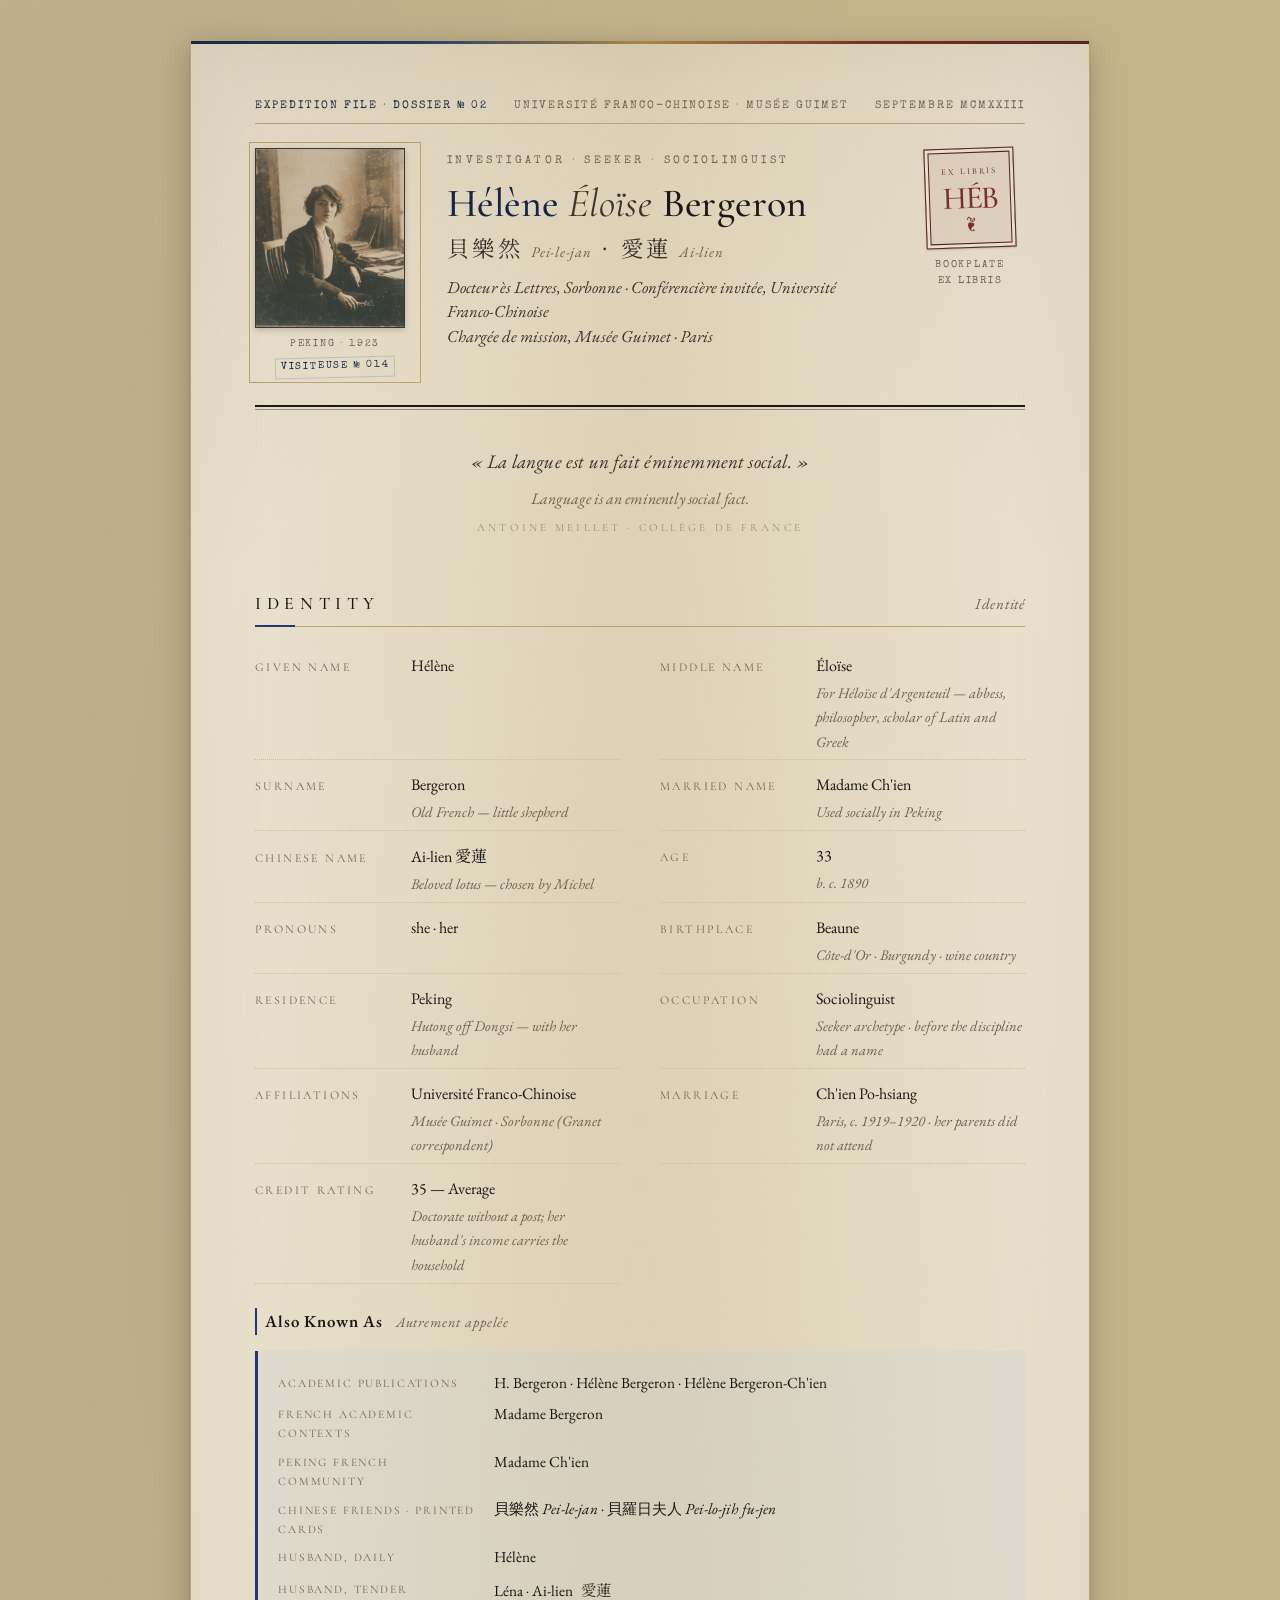
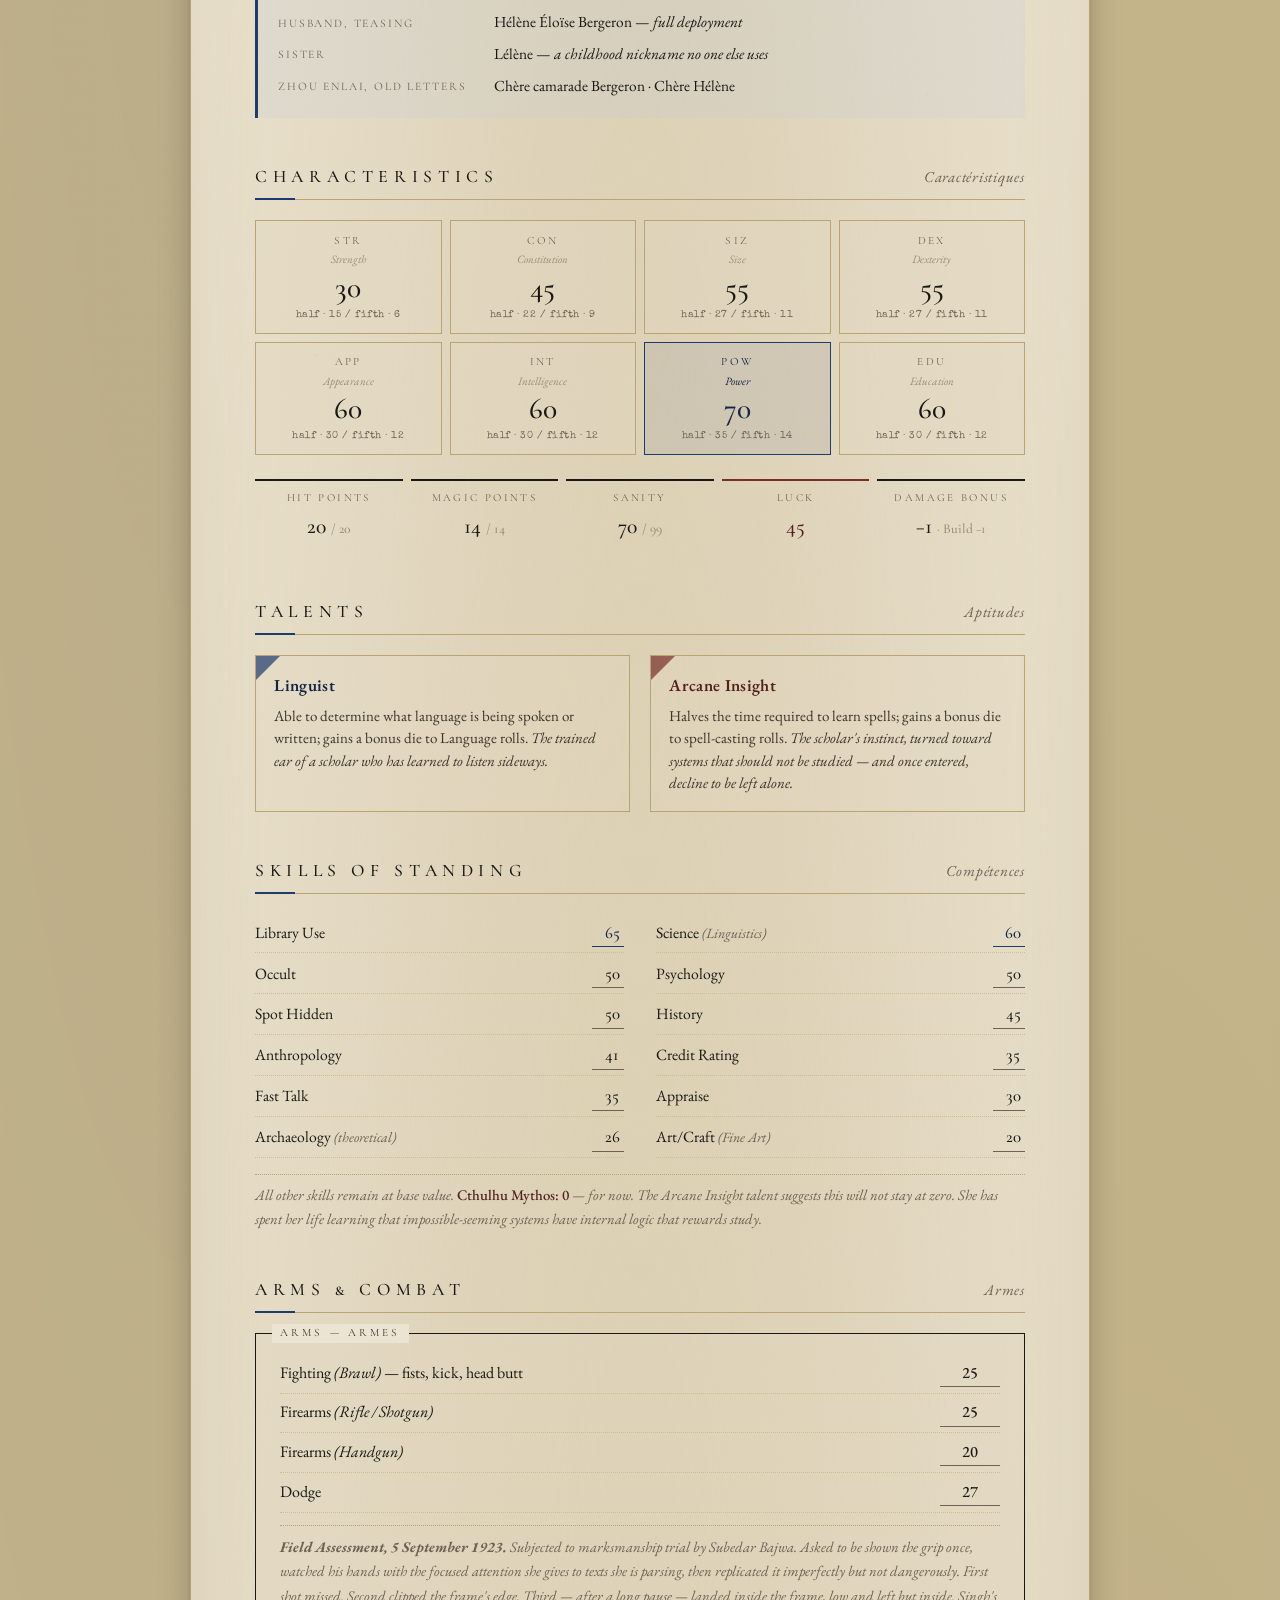
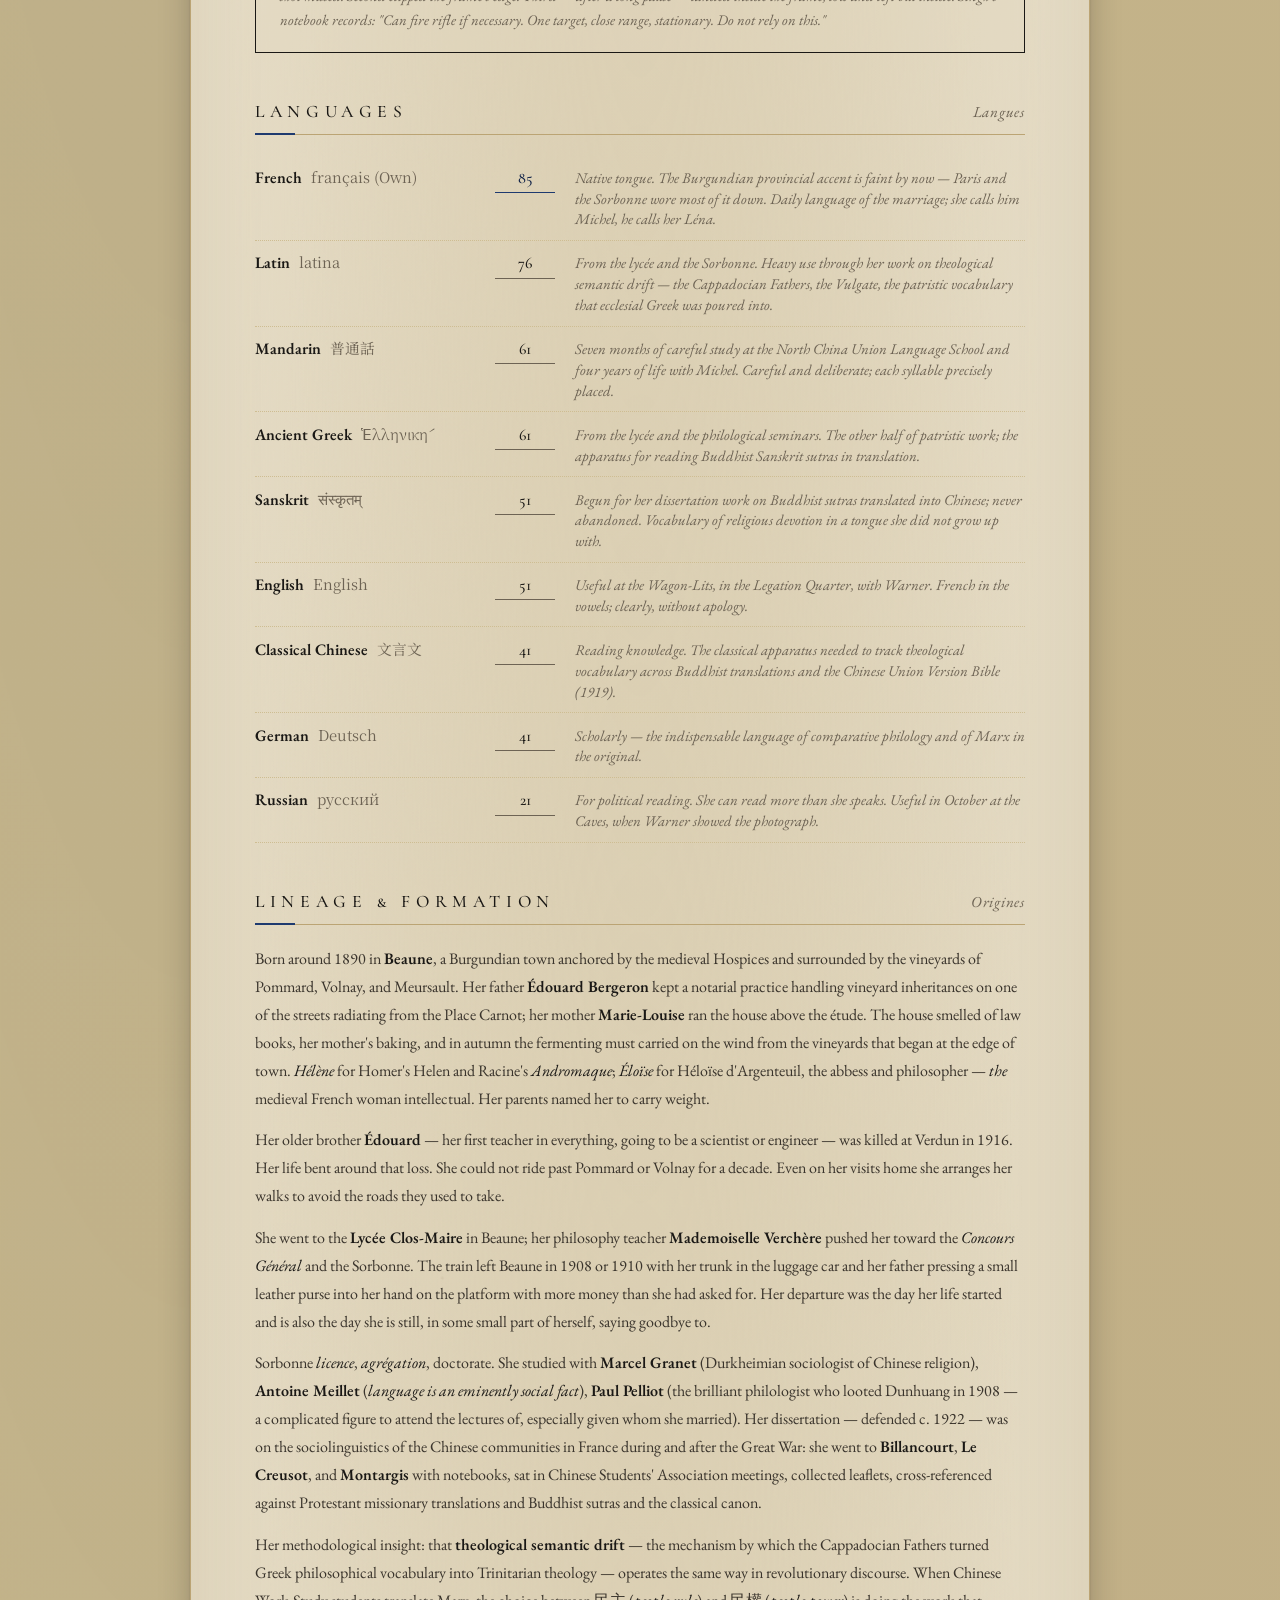
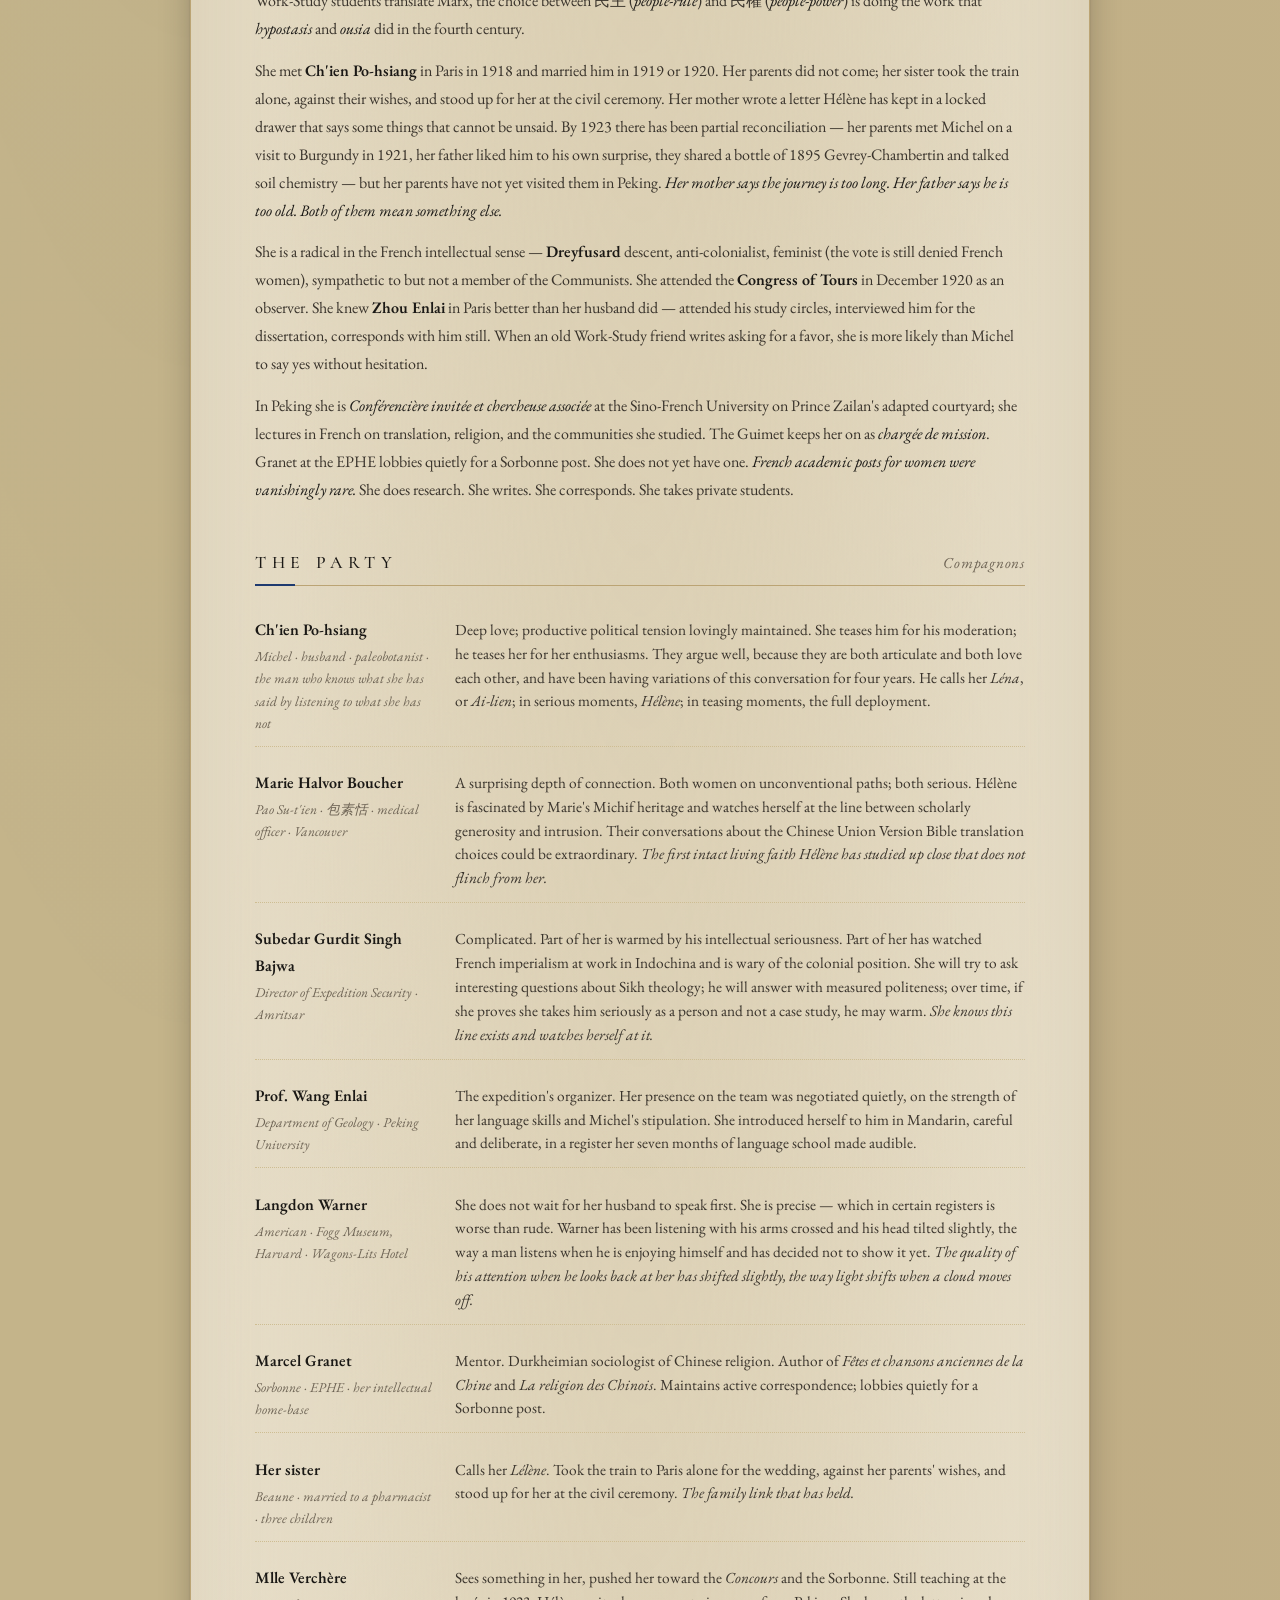
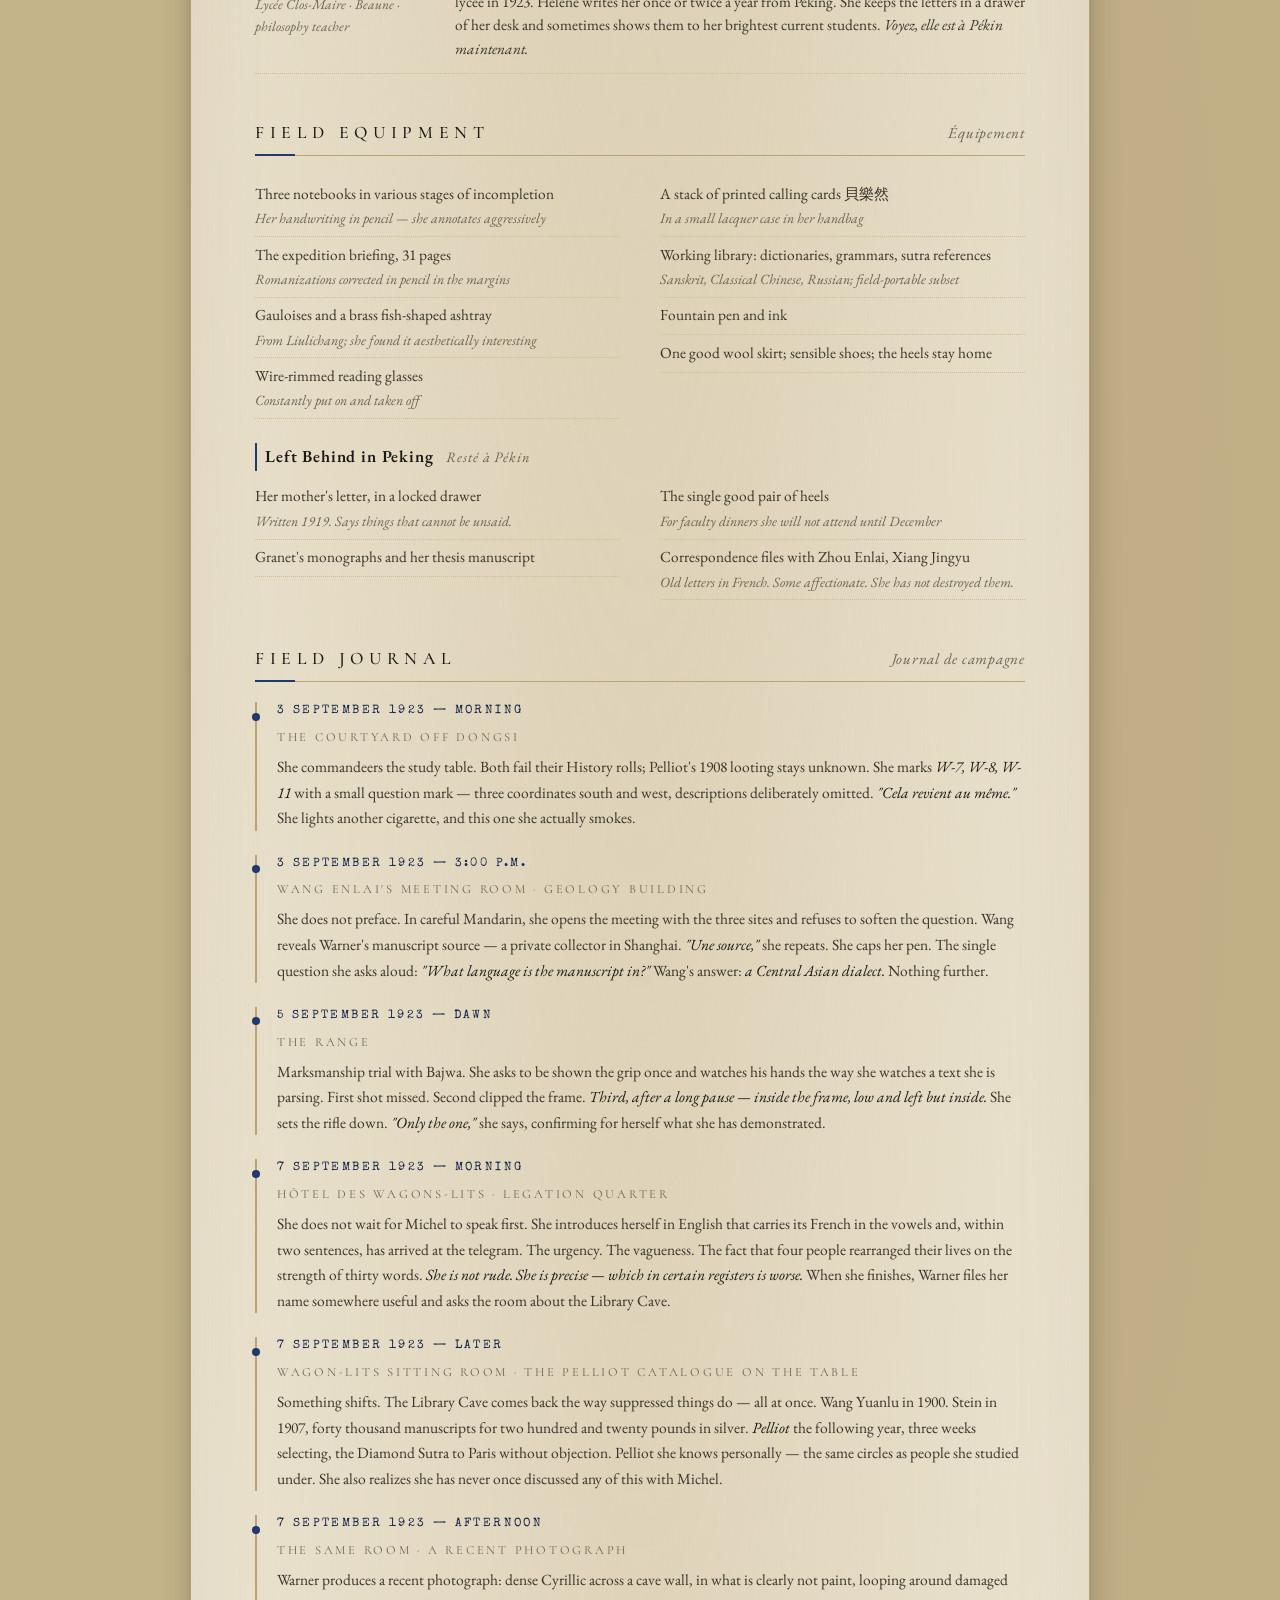
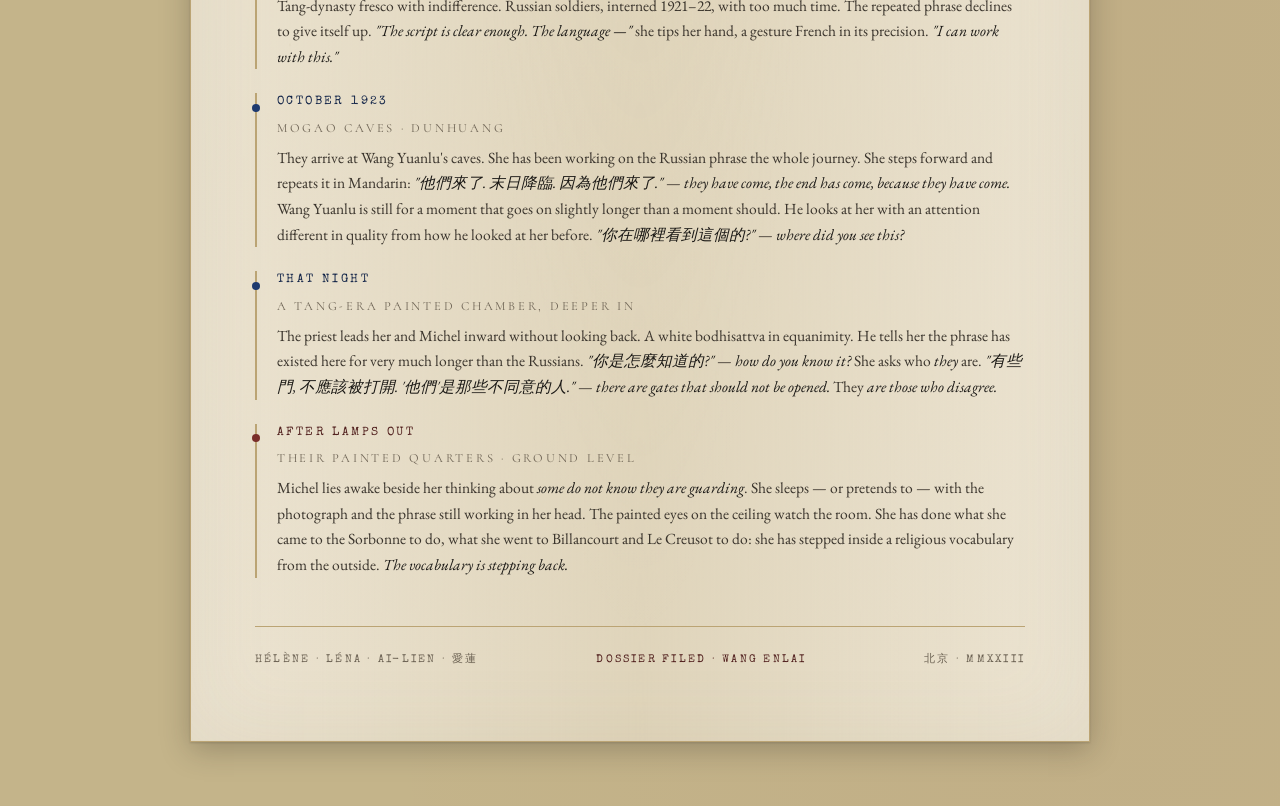
<file: investigators/helene-eloise-bergeron/dossier.html>
<!DOCTYPE html>
<html lang="en">
<head>
<meta charset="UTF-8">
<meta name="viewport" content="width=device-width, initial-scale=1.0">
<title>Dossier — Hélène Éloïse Bergeron</title>
<link rel="preconnect" href="https://fonts.googleapis.com">
<link rel="preconnect" href="https://fonts.gstatic.com" crossorigin>
<link href="https://fonts.googleapis.com/css2?family=EB+Garamond:ital,wght@0,400;0,500;0,600;1,400;1,500&family=Cormorant+Garamond:ital,wght@0,300;0,400;0,500;0,600;1,400;1,500&family=Cormorant+SC:wght@400;500;600&family=Noto+Serif+SC:wght@300;400;500&family=Special+Elite&display=swap" rel="stylesheet">
<style>
  :root {
    --paper:        #ece4d2;
    --paper-warm:   #e2d8c0;
    --paper-fold:   #d3c5a4;
    --paper-shade:  #c5b58e;
    --ink:          #1a1815;
    --ink-soft:     #3a342c;
    --ink-faint:    #6d6354;
    --ink-ghost:    #998d77;
    --bleu:         #1e3a6f;
    --bleu-deep:    #122448;
    --bleu-faint:   rgba(30, 58, 111, 0.18);
    --bleu-pale:    #b8c5dd;
    --burgundy:     #7a2e2a;
    --burgundy-deep:#52211f;
    --rose-pale:    #c98c87;
    --rule:         #bba474;
    --rule-soft:    #cebd92;
    --gold:         #a88a4a;
  }

  * { box-sizing: border-box; }
  html, body {
    margin: 0;
    padding: 0;
    background: #c4b48a;
    color: var(--ink);
    font-family: "EB Garamond", "Cormorant Garamond", Georgia, serif;
    font-size: 16px;
    line-height: 1.65;
    font-weight: 400;
  }
  body {
    background-image:
      radial-gradient(ellipse at 15% 12%, rgba(30, 58, 111, 0.06) 0%, transparent 45%),
      radial-gradient(ellipse at 85% 80%, rgba(122, 46, 42, 0.05) 0%, transparent 50%);
    min-height: 100vh;
    padding: 2.5rem 1rem 4rem;
  }

  /* ============ DOCUMENT FRAME ============ */
  .document {
    max-width: 900px;
    margin: 0 auto;
    background: var(--paper);
    background-image:
      radial-gradient(ellipse 2px 1px at 14% 22%, rgba(107, 81, 50, 0.16) 0%, transparent 100%),
      radial-gradient(ellipse 1px 1px at 82% 19%, rgba(107, 81, 50, 0.13) 0%, transparent 100%),
      radial-gradient(ellipse 2px 2px at 28% 51%, rgba(107, 81, 50, 0.12) 0%, transparent 100%),
      radial-gradient(ellipse 1px 1px at 71% 64%, rgba(107, 81, 50, 0.15) 0%, transparent 100%),
      radial-gradient(ellipse 2px 1px at 42% 78%, rgba(107, 81, 50, 0.13) 0%, transparent 100%),
      radial-gradient(ellipse 1px 1px at 60% 86%, rgba(107, 81, 50, 0.14) 0%, transparent 100%),
      radial-gradient(ellipse 1px 1px at 11% 92%, rgba(107, 81, 50, 0.13) 0%, transparent 100%),
      radial-gradient(ellipse at 50% 0%, rgba(211, 197, 164, 0.6) 0%, transparent 70%),
      radial-gradient(ellipse at 50% 100%, rgba(211, 197, 164, 0.5) 0%, transparent 70%),
      linear-gradient(180deg, var(--paper) 0%, var(--paper-warm) 50%, var(--paper) 100%);
    padding: 3.5rem 4rem 4.5rem;
    box-shadow:
      0 1px 2px rgba(26, 24, 21, 0.15),
      0 8px 28px rgba(26, 24, 21, 0.25),
      inset 0 0 80px rgba(150, 130, 88, 0.12);
    position: relative;
    border: 1px solid var(--rule);
  }
  .document::before {
    content: "";
    position: absolute;
    top: 0; left: 0; right: 0;
    height: 3px;
    background: linear-gradient(90deg,
      var(--bleu-deep) 0%,
      var(--bleu) 25%,
      var(--gold) 50%,
      var(--burgundy) 75%,
      var(--burgundy-deep) 100%);
  }
  .document::after {
    content: "";
    position: absolute;
    top: 0; left: 0; right: 0; bottom: 0;
    pointer-events: none;
    background:
      linear-gradient(135deg, rgba(107, 81, 50, 0.10) 0%, transparent 6%),
      linear-gradient(-135deg, rgba(107, 81, 50, 0.08) 0%, transparent 6%);
  }

  /* ============ FILE HEADER STRIP ============ */
  .file-strip {
    display: flex;
    justify-content: space-between;
    align-items: center;
    border-bottom: 1px solid var(--rule);
    padding-bottom: 0.5rem;
    margin-bottom: 1.5rem;
    font-family: "Special Elite", "Courier New", monospace;
    font-size: 0.7rem;
    letter-spacing: 0.18em;
    color: var(--ink-faint);
    text-transform: uppercase;
  }
  .file-strip .file-ref { color: var(--bleu-deep); }

  /* ============ MASTHEAD ============ */
  header.masthead {
    display: grid;
    grid-template-columns: 160px 1fr 110px;
    gap: 2rem;
    align-items: start;
    margin-bottom: 2rem;
    padding-bottom: 1.75rem;
    border-bottom: 2px solid var(--ink);
    position: relative;
  }
  header.masthead::after {
    content: "";
    position: absolute;
    bottom: -5px; left: 0; right: 0;
    height: 1px;
    background: var(--ink);
    opacity: 0.4;
  }

  /* Passport-photo frame */
  .portrait-frame {
    position: relative;
  }
  .portrait {
    width: 150px;
    height: 180px;
    object-fit: cover;
    border: 1px solid var(--ink-soft);
    box-shadow:
      inset 0 0 0 4px var(--paper),
      0 2px 6px rgba(26, 24, 21, 0.2);
    filter: sepia(0.15) contrast(0.98);
    display: block;
  }
  .portrait-frame::before {
    content: "";
    position: absolute;
    top: -6px; left: -6px; right: -6px; bottom: -6px;
    border: 1px solid var(--rule);
    pointer-events: none;
  }
  .portrait-caption {
    font-family: "Special Elite", monospace;
    font-size: 0.62rem;
    letter-spacing: 0.18em;
    color: var(--ink-faint);
    text-transform: uppercase;
    text-align: center;
    margin-top: 0.6rem;
    line-height: 1.4;
  }
  .portrait-caption .stamp-line {
    color: var(--bleu-deep);
    border: 1px solid var(--bleu-faint);
    padding: 0.15rem 0.3rem;
    display: inline-block;
    margin-top: 0.3rem;
    transform: rotate(-1.5deg);
  }

  .title-block {
    padding-top: 0.25rem;
  }
  .eyebrow {
    font-family: "Special Elite", monospace;
    font-size: 0.7rem;
    letter-spacing: 0.3em;
    color: var(--ink-faint);
    text-transform: uppercase;
    margin-bottom: 0.6rem;
  }
  h1.character-name {
    font-family: "Cormorant Garamond", serif;
    font-weight: 500;
    font-size: 2.5rem;
    line-height: 1.1;
    margin: 0 0 0.25rem;
    letter-spacing: 0.01em;
    color: var(--ink);
  }
  .character-name .given {
    color: var(--bleu-deep);
    font-weight: 500;
  }
  .character-name .middle {
    color: var(--ink-soft);
    font-style: italic;
    font-weight: 400;
  }
  .character-name .surname {
    color: var(--ink);
  }
  .name-chinese {
    font-family: "Noto Serif SC", serif;
    font-size: 1.4rem;
    font-weight: 400;
    color: var(--ink-soft);
    letter-spacing: 0.15em;
    margin: 0.2rem 0 0.6rem;
  }
  .name-chinese .reading {
    font-family: "EB Garamond", serif;
    font-style: italic;
    font-size: 0.92rem;
    color: var(--ink-faint);
    letter-spacing: 0.05em;
    margin-left: 0.5rem;
  }
  .subtitle {
    font-family: "EB Garamond", serif;
    font-style: italic;
    color: var(--ink-soft);
    font-size: 1.05rem;
    margin: 0;
    line-height: 1.45;
  }

  /* Bookplate device (replaces chop) */
  .chop-column {
    display: flex;
    flex-direction: column;
    align-items: center;
    gap: 0.6rem;
  }
  .bookplate {
    width: 90px;
    height: 100px;
    border: 1.5px solid var(--burgundy-deep);
    background: rgba(122, 46, 42, 0.06);
    display: flex;
    flex-direction: column;
    align-items: center;
    justify-content: center;
    position: relative;
    padding: 0.4rem;
    transform: rotate(-2deg);
    box-shadow:
      inset 0 0 0 3px var(--paper),
      inset 0 0 0 4px var(--burgundy-deep),
      0 1px 2px rgba(82, 33, 31, 0.2);
  }
  .bookplate::before {
    content: "EX LIBRIS";
    font-family: "Cormorant SC", serif;
    font-size: 0.55rem;
    letter-spacing: 0.22em;
    color: var(--burgundy-deep);
    margin-bottom: 0.15rem;
  }
  .bookplate .monogram {
    font-family: "Cormorant Garamond", serif;
    font-size: 2rem;
    font-weight: 500;
    color: var(--burgundy);
    line-height: 1;
    letter-spacing: -0.05em;
  }
  .bookplate .fleuron {
    font-family: "EB Garamond", serif;
    font-size: 1rem;
    color: var(--burgundy);
    margin-top: 0.1rem;
    line-height: 1;
  }
  .chop-label {
    font-family: "Special Elite", monospace;
    font-size: 0.6rem;
    letter-spacing: 0.18em;
    color: var(--ink-faint);
    text-transform: uppercase;
    text-align: center;
  }

  /* ============ EPIGRAPH ============ */
  .epigraph {
    margin: 0 0 2.5rem;
    text-align: center;
    padding: 0.5rem 2rem;
  }
  .epigraph-fr {
    font-family: "EB Garamond", serif;
    font-style: italic;
    font-size: 1.2rem;
    color: var(--ink-soft);
    letter-spacing: 0.01em;
    margin-bottom: 0.5rem;
    line-height: 1.6;
  }
  .epigraph-translation {
    font-family: "EB Garamond", serif;
    font-style: italic;
    color: var(--ink-faint);
    font-size: 1rem;
  }
  .epigraph-source {
    font-family: "Cormorant SC", serif;
    font-size: 0.7rem;
    letter-spacing: 0.28em;
    color: var(--ink-ghost);
    text-transform: uppercase;
    margin-top: 0.4rem;
  }

  /* ============ SECTION HEADERS ============ */
  h2.section-title {
    font-family: "Cormorant SC", serif;
    font-weight: 500;
    font-size: 1.1rem;
    letter-spacing: 0.32em;
    text-transform: uppercase;
    color: var(--ink);
    margin: 2.75rem 0 1.25rem;
    padding-bottom: 0.5rem;
    border-bottom: 1px solid var(--rule);
    position: relative;
    display: flex;
    align-items: baseline;
    justify-content: space-between;
  }
  h2.section-title::before {
    content: "";
    position: absolute;
    bottom: -1px;
    left: 0;
    width: 40px;
    height: 2px;
    background: var(--bleu);
  }
  h2.section-title .cn {
    font-family: "EB Garamond", serif;
    font-style: italic;
    font-size: 0.95rem;
    letter-spacing: 0.05em;
    color: var(--ink-faint);
    font-weight: 400;
    text-transform: none;
  }

  h3.subsection {
    font-family: "EB Garamond", serif;
    font-weight: 600;
    font-size: 1.05rem;
    letter-spacing: 0.05em;
    color: var(--ink);
    margin: 1.5rem 0 0.5rem;
    padding-left: 0.5rem;
    border-left: 2px solid var(--bleu);
  }
  h3.subsection .cn {
    font-family: "EB Garamond", serif;
    font-style: italic;
    font-weight: 400;
    color: var(--ink-faint);
    font-size: 0.9rem;
    margin-left: 0.5rem;
  }

  p { margin: 0 0 0.85rem; }

  /* ============ IDENTITY GRID ============ */
  .identity-grid {
    display: grid;
    grid-template-columns: 1fr 1fr;
    gap: 0.4rem 2.5rem;
    margin-bottom: 1rem;
  }
  .id-row {
    display: grid;
    grid-template-columns: 140px 1fr;
    gap: 1rem;
    padding: 0.35rem 0;
    border-bottom: 1px dotted var(--rule-soft);
    align-items: baseline;
  }
  .id-label {
    font-family: "Cormorant SC", serif;
    font-size: 0.75rem;
    letter-spacing: 0.2em;
    color: var(--ink-faint);
    text-transform: uppercase;
  }
  .id-value {
    font-family: "EB Garamond", serif;
    font-size: 1rem;
    color: var(--ink);
  }
  .id-value .cn { font-family: "Noto Serif SC", serif; }
  .id-value .secondary {
    display: block;
    font-style: italic;
    font-size: 0.92rem;
    color: var(--ink-faint);
    margin-top: 0.1rem;
  }

  /* ============ ALSO KNOWN AS ============ */
  .aka-block {
    background: rgba(184, 197, 221, 0.18);
    border-left: 3px solid var(--bleu);
    padding: 1rem 1.25rem;
    margin: 1rem 0;
  }
  .aka-row {
    display: grid;
    grid-template-columns: 200px 1fr;
    gap: 1rem;
    padding: 0.2rem 0;
    font-size: 0.96rem;
  }
  .aka-row .context {
    font-family: "Cormorant SC", serif;
    font-size: 0.72rem;
    letter-spacing: 0.16em;
    color: var(--ink-faint);
    text-transform: uppercase;
    padding-top: 0.2rem;
  }
  .aka-row .form {
    color: var(--ink);
  }
  .aka-row .form .cn {
    font-family: "Noto Serif SC", serif;
    margin-left: 0.3rem;
    color: var(--ink-soft);
  }

  /* ============ CHARACTERISTICS BLOCK ============ */
  .characteristics {
    display: grid;
    grid-template-columns: repeat(4, 1fr);
    gap: 0.5rem;
    margin: 1rem 0 1.5rem;
  }
  .stat-cell {
    border: 1px solid var(--rule);
    background: rgba(226, 216, 192, 0.4);
    padding: 0.65rem 0.5rem 0.55rem;
    text-align: center;
    position: relative;
  }
  .stat-cell .stat-label {
    font-family: "Cormorant SC", serif;
    font-size: 0.7rem;
    letter-spacing: 0.22em;
    color: var(--ink-faint);
    text-transform: uppercase;
    display: block;
  }
  .stat-cell .stat-full {
    font-family: "EB Garamond", serif;
    font-style: italic;
    font-size: 0.7rem;
    color: var(--ink-ghost);
    display: block;
    margin-bottom: 0.2rem;
  }
  .stat-cell .stat-value {
    font-family: "Cormorant Garamond", serif;
    font-size: 1.85rem;
    font-weight: 500;
    color: var(--ink);
    line-height: 1.1;
    display: block;
  }
  .stat-cell .stat-half {
    font-family: "Special Elite", monospace;
    font-size: 0.65rem;
    color: var(--ink-faint);
    letter-spacing: 0.05em;
    display: block;
    margin-top: 0.15rem;
  }
  .stat-cell.signature {
    background: rgba(30, 58, 111, 0.08);
    border-color: var(--bleu);
  }
  .stat-cell.signature .stat-label,
  .stat-cell.signature .stat-full { color: var(--bleu-deep); }
  .stat-cell.signature .stat-value { color: var(--bleu-deep); }
  .stat-cell.warning {
    background: rgba(122, 46, 42, 0.06);
    border-color: var(--burgundy);
  }
  .stat-cell.warning .stat-label,
  .stat-cell.warning .stat-full { color: var(--burgundy-deep); }
  .stat-cell.warning .stat-value { color: var(--burgundy-deep); }

  /* ============ DERIVED ATTRIBUTES ============ */
  .derived-row {
    display: grid;
    grid-template-columns: repeat(5, 1fr);
    gap: 0.5rem;
    margin-bottom: 1.5rem;
  }
  .derived-cell {
    border-top: 2px solid var(--ink);
    padding: 0.5rem 0.4rem;
    text-align: center;
  }
  .derived-cell .d-label {
    font-family: "Cormorant SC", serif;
    font-size: 0.68rem;
    letter-spacing: 0.22em;
    color: var(--ink-faint);
    text-transform: uppercase;
  }
  .derived-cell .d-value {
    font-family: "Cormorant Garamond", serif;
    font-size: 1.35rem;
    font-weight: 500;
    color: var(--ink);
    margin-top: 0.15rem;
  }
  .derived-cell .d-value .of {
    color: var(--ink-ghost);
    font-size: 0.85rem;
  }
  .derived-cell.warning {
    border-top-color: var(--burgundy);
  }
  .derived-cell.warning .d-value { color: var(--burgundy-deep); }

  /* ============ SKILLS LIST ============ */
  .skills-grid {
    display: grid;
    grid-template-columns: 1fr 1fr;
    gap: 0.1rem 2rem;
  }
  .skill-row {
    display: flex;
    align-items: baseline;
    justify-content: space-between;
    padding: 0.3rem 0;
    border-bottom: 1px dotted var(--rule-soft);
    gap: 0.5rem;
  }
  .skill-row .skill-name {
    font-family: "EB Garamond", serif;
    font-size: 0.98rem;
    color: var(--ink);
    flex-shrink: 1;
    min-width: 0;
  }
  .skill-row .skill-name .annotation {
    color: var(--ink-faint);
    font-style: italic;
    font-size: 0.88rem;
  }
  .skill-row .skill-value {
    font-family: "Cormorant Garamond", serif;
    font-size: 1.05rem;
    font-weight: 500;
    color: var(--ink);
    white-space: nowrap;
    padding-left: 0.5rem;
    border-bottom: 1px solid var(--ink-faint);
    min-width: 32px;
    text-align: center;
  }
  .skill-row.highlight .skill-value {
    color: var(--bleu-deep);
    border-color: var(--bleu);
  }

  .skills-note {
    font-family: "EB Garamond", serif;
    font-style: italic;
    font-size: 0.92rem;
    color: var(--ink-faint);
    margin-top: 1rem;
    padding-top: 0.5rem;
    border-top: 1px dotted var(--rule);
  }
  .skills-note .warn {
    color: var(--burgundy-deep);
    font-weight: 500;
    font-style: normal;
  }

  /* ============ COMBAT BOX ============ */
  .combat-box {
    border: 1px solid var(--ink);
    background: rgba(226, 216, 192, 0.3);
    padding: 1.25rem 1.5rem;
    margin: 1rem 0;
    position: relative;
  }
  .combat-box::before {
    content: "ARMS — ARMES";
    position: absolute;
    top: -10px;
    left: 1rem;
    background: var(--paper);
    padding: 0 0.5rem;
    font-family: "Cormorant SC", serif;
    font-size: 0.7rem;
    letter-spacing: 0.28em;
    color: var(--ink-soft);
  }
  .combat-row {
    display: grid;
    grid-template-columns: 1fr 60px;
    gap: 1rem;
    padding: 0.35rem 0;
    border-bottom: 1px dotted var(--rule-soft);
  }
  .combat-row:last-child { border-bottom: none; }
  .combat-row .c-name { color: var(--ink); }
  .combat-row .c-value {
    font-weight: 500;
    text-align: center;
    border-bottom: 1px solid var(--ink-faint);
  }
  .combat-note {
    font-style: italic;
    color: var(--ink-faint);
    font-size: 0.92rem;
    margin-top: 0.75rem;
    padding-top: 0.6rem;
    border-top: 1px dotted var(--rule);
  }

  /* ============ LANGUAGES BLOCK ============ */
  .languages {
    margin: 1rem 0;
  }
  .language-row {
    display: grid;
    grid-template-columns: 220px 60px 1fr;
    gap: 1.25rem;
    padding: 0.6rem 0;
    border-bottom: 1px dotted var(--rule-soft);
    align-items: baseline;
  }
  .language-row .lang-name {
    font-family: "EB Garamond", serif;
    font-weight: 600;
    font-size: 1rem;
    color: var(--ink);
  }
  .language-row .lang-name .cn {
    font-family: "Noto Serif SC", serif;
    color: var(--ink-faint);
    font-weight: 400;
    font-size: 0.92rem;
    margin-left: 0.3rem;
  }
  .language-row .lang-value {
    font-family: "Cormorant Garamond", serif;
    font-weight: 500;
    color: var(--ink);
    border-bottom: 1px solid var(--ink-faint);
    text-align: center;
    padding-bottom: 0.05rem;
  }
  .language-row.own .lang-value {
    color: var(--bleu-deep);
    border-color: var(--bleu);
  }
  .language-row .lang-note {
    font-style: italic;
    font-size: 0.93rem;
    color: var(--ink-faint);
    line-height: 1.4;
  }

  /* ============ TALENTS / ARCANA BOX ============ */
  .talents-grid {
    display: grid;
    grid-template-columns: 1fr 1fr;
    gap: 1.25rem;
    margin: 1rem 0;
  }
  .talent-card {
    border: 1px solid var(--rule);
    background: rgba(226, 216, 192, 0.25);
    padding: 1rem 1.15rem;
    position: relative;
  }
  .talent-card::before {
    content: "";
    position: absolute;
    top: 0; left: 0;
    width: 24px;
    height: 24px;
    background: var(--bleu);
    clip-path: polygon(0 0, 100% 0, 0 100%);
    opacity: 0.7;
  }
  .talent-card.warning::before { background: var(--burgundy); }
  .talent-card .talent-name {
    font-family: "EB Garamond", serif;
    font-weight: 600;
    font-size: 1.05rem;
    color: var(--bleu-deep);
    margin-bottom: 0.3rem;
    letter-spacing: 0.02em;
  }
  .talent-card.warning .talent-name { color: var(--burgundy-deep); }
  .talent-card .talent-desc {
    font-size: 0.94rem;
    color: var(--ink-soft);
    line-height: 1.5;
  }

  /* ============ BIOGRAPHY PROSE ============ */
  .prose-block {
    font-size: 1rem;
    line-height: 1.75;
    color: var(--ink-soft);
  }
  .prose-block p { margin-bottom: 0.85rem; }
  .prose-block em { color: var(--ink); font-style: italic; }
  .prose-block .fr {
    font-style: italic;
  }
  .prose-block .cn {
    font-family: "Noto Serif SC", serif;
    color: var(--ink);
  }
  .prose-block strong {
    font-weight: 600;
    color: var(--ink);
  }

  /* ============ FIELD JOURNAL ============ */
  .journal-entry {
    margin-bottom: 1.5rem;
    padding-left: 1.25rem;
    border-left: 2px solid var(--rule);
    position: relative;
  }
  .journal-entry::before {
    content: "";
    position: absolute;
    left: -5px;
    top: 0.65rem;
    width: 8px;
    height: 8px;
    background: var(--bleu);
    border-radius: 50%;
  }
  .journal-entry.warning::before { background: var(--burgundy); }
  .journal-entry .date {
    font-family: "Special Elite", monospace;
    font-size: 0.75rem;
    letter-spacing: 0.2em;
    color: var(--bleu-deep);
    text-transform: uppercase;
    margin-bottom: 0.3rem;
    display: block;
  }
  .journal-entry.warning .date { color: var(--burgundy-deep); }
  .journal-entry .place {
    font-family: "Cormorant SC", serif;
    font-size: 0.78rem;
    letter-spacing: 0.22em;
    color: var(--ink-faint);
    text-transform: uppercase;
    margin-bottom: 0.4rem;
    display: block;
  }
  .journal-entry .journal-text {
    font-size: 0.97rem;
    color: var(--ink-soft);
    line-height: 1.65;
  }
  .journal-entry .journal-text em { color: var(--ink); }

  /* ============ RELATIONSHIPS ============ */
  .rel-grid {
    display: grid;
    grid-template-columns: 1fr;
    gap: 0.75rem;
  }
  .rel-row {
    display: grid;
    grid-template-columns: 180px 1fr;
    gap: 1.25rem;
    padding: 0.7rem 0;
    border-bottom: 1px dotted var(--rule-soft);
    align-items: baseline;
  }
  .rel-row .rel-name {
    font-family: "EB Garamond", serif;
    font-weight: 600;
    color: var(--ink);
    font-size: 1rem;
  }
  .rel-row .rel-name .secondary {
    display: block;
    font-family: "EB Garamond", serif;
    font-style: italic;
    font-weight: 400;
    font-size: 0.85rem;
    color: var(--ink-faint);
    margin-top: 0.1rem;
  }
  .rel-row .rel-desc {
    font-size: 0.96rem;
    color: var(--ink-soft);
    line-height: 1.55;
  }

  /* ============ POSSESSIONS ============ */
  .possessions-list {
    list-style: none;
    padding: 0;
    margin: 0;
    columns: 2;
    column-gap: 2.5rem;
  }
  .possessions-list li {
    padding: 0.35rem 0;
    border-bottom: 1px dotted var(--rule-soft);
    font-size: 0.96rem;
    color: var(--ink-soft);
    break-inside: avoid;
  }
  .possessions-list li .item-detail {
    font-style: italic;
    color: var(--ink-faint);
    font-size: 0.88rem;
    display: block;
  }

  /* ============ FOOTER ============ */
  footer.colophon {
    margin-top: 3rem;
    padding-top: 1.5rem;
    border-top: 1px solid var(--rule);
    display: flex;
    justify-content: space-between;
    align-items: center;
    font-family: "Special Elite", monospace;
    font-size: 0.7rem;
    letter-spacing: 0.2em;
    color: var(--ink-faint);
    text-transform: uppercase;
  }
  footer.colophon .colophon-seal {
    color: var(--burgundy-deep);
  }

  /* ============ MOBILE ============ */
  @media (max-width: 720px) {
    body { padding: 1rem 0.5rem; }
    .document { padding: 2rem 1.5rem 3rem; }
    header.masthead {
      grid-template-columns: 1fr;
      gap: 1.5rem;
      text-align: center;
    }
    .portrait-frame, .chop-column {
      justify-self: center;
      align-items: center;
      display: flex;
      flex-direction: column;
    }
    h1.character-name { font-size: 2rem; }
    .identity-grid, .skills-grid, .talents-grid { grid-template-columns: 1fr; }
    .id-row, .aka-row, .rel-row { grid-template-columns: 1fr; gap: 0.2rem; }
    .characteristics { grid-template-columns: repeat(2, 1fr); }
    .derived-row { grid-template-columns: repeat(2, 1fr); }
    .language-row { grid-template-columns: 1fr; gap: 0.3rem; }
    .possessions-list { columns: 1; }
    .file-strip { flex-direction: column; gap: 0.3rem; align-items: flex-start; }
  }
</style>
</head>
<body>

<article class="document">

  <!-- ============ FILE STRIP ============ -->
  <div class="file-strip">
    <span class="file-ref">EXPEDITION FILE · DOSSIER № 02</span>
    <span>Université Franco-Chinoise · Musée Guimet</span>
    <span>SEPTEMBRE MCMXXIII</span>
  </div>

  <!-- ============ MASTHEAD ============ -->
  <header class="masthead">

    <div class="portrait-frame">
      <img class="portrait" src="helene.png" alt="Photograph of Hélène Bergeron at her writing desk">
      <div class="portrait-caption">
        Peking · 1923<br>
        <span class="stamp-line">VISITEUSE № 014</span>
      </div>
    </div>

    <div class="title-block">
      <div class="eyebrow">Investigator · Seeker · Sociolinguist</div>
      <h1 class="character-name">
        <span class="given">Hélène</span> <span class="middle">Éloïse</span> <span class="surname">Bergeron</span>
      </h1>
      <div class="name-chinese">
        貝樂然<span class="reading">Pei-le-jan</span> · 愛蓮<span class="reading">Ai-lien</span>
      </div>
      <p class="subtitle">
        <em>Docteur ès Lettres</em>, Sorbonne · <em>Conférencière invitée</em>, Université Franco-Chinoise<br>
        <em>Chargée de mission</em>, Musée Guimet · Paris
      </p>
    </div>

    <div class="chop-column">
      <div class="bookplate">
        <span class="monogram">HÉB</span>
        <span class="fleuron">❦</span>
      </div>
      <div class="chop-label">Bookplate<br>Ex Libris</div>
    </div>

  </header>

  <!-- ============ EPIGRAPH ============ -->
  <div class="epigraph">
    <div class="epigraph-fr">
      « La langue est un fait éminemment social. »
    </div>
    <div class="epigraph-translation">
      Language is an eminently social fact.
    </div>
    <div class="epigraph-source">Antoine Meillet · Collège de France</div>
  </div>

  <!-- ============ IDENTITY ============ -->
  <h2 class="section-title">Identity <span class="cn">Identité</span></h2>

  <div class="identity-grid">
    <div class="id-row">
      <span class="id-label">Given Name</span>
      <span class="id-value">Hélène</span>
    </div>
    <div class="id-row">
      <span class="id-label">Middle Name</span>
      <span class="id-value">Éloïse <span class="secondary">For Héloïse d'Argenteuil — abbess, philosopher, scholar of Latin and Greek</span></span>
    </div>
    <div class="id-row">
      <span class="id-label">Surname</span>
      <span class="id-value">Bergeron <span class="secondary">Old French — <em>little shepherd</em></span></span>
    </div>
    <div class="id-row">
      <span class="id-label">Married Name</span>
      <span class="id-value">Madame Ch'ien <span class="secondary">Used socially in Peking</span></span>
    </div>
    <div class="id-row">
      <span class="id-label">Chinese Name</span>
      <span class="id-value">Ai-lien <span class="cn">愛蓮</span> <span class="secondary"><em>Beloved lotus</em> — chosen by Michel</span></span>
    </div>
    <div class="id-row">
      <span class="id-label">Age</span>
      <span class="id-value">33 <span class="secondary">b. c. 1890</span></span>
    </div>
    <div class="id-row">
      <span class="id-label">Pronouns</span>
      <span class="id-value">she · her</span>
    </div>
    <div class="id-row">
      <span class="id-label">Birthplace</span>
      <span class="id-value">Beaune <span class="secondary">Côte-d'Or · Burgundy · wine country</span></span>
    </div>
    <div class="id-row">
      <span class="id-label">Residence</span>
      <span class="id-value">Peking <span class="secondary">Hutong off Dongsi — with her husband</span></span>
    </div>
    <div class="id-row">
      <span class="id-label">Occupation</span>
      <span class="id-value">Sociolinguist <span class="secondary">Seeker archetype · before the discipline had a name</span></span>
    </div>
    <div class="id-row">
      <span class="id-label">Affiliations</span>
      <span class="id-value">Université Franco-Chinoise<span class="secondary">Musée Guimet · Sorbonne (Granet correspondent)</span></span>
    </div>
    <div class="id-row">
      <span class="id-label">Marriage</span>
      <span class="id-value">Ch'ien Po-hsiang <span class="secondary">Paris, c. 1919–1920 · her parents did not attend</span></span>
    </div>
    <div class="id-row">
      <span class="id-label">Credit Rating</span>
      <span class="id-value">35 — Average <span class="secondary">Doctorate without a post; her husband's income carries the household</span></span>
    </div>
  </div>

  <h3 class="subsection">Also Known As <span class="cn">Autrement appelée</span></h3>
  <div class="aka-block">
    <div class="aka-row">
      <span class="context">Academic publications</span>
      <span class="form">H. Bergeron · Hélène Bergeron · Hélène Bergeron-Ch'ien</span>
    </div>
    <div class="aka-row">
      <span class="context">French academic contexts</span>
      <span class="form">Madame Bergeron</span>
    </div>
    <div class="aka-row">
      <span class="context">Peking French community</span>
      <span class="form">Madame Ch'ien</span>
    </div>
    <div class="aka-row">
      <span class="context">Chinese friends · printed cards</span>
      <span class="form">貝樂然 <em>Pei-le-jan</em> · 貝羅日夫人 <em>Pei-lo-jih fu-jen</em></span>
    </div>
    <div class="aka-row">
      <span class="context">Husband, daily</span>
      <span class="form">Hélène</span>
    </div>
    <div class="aka-row">
      <span class="context">Husband, tender</span>
      <span class="form">Léna · Ai-lien <span class="cn">愛蓮</span></span>
    </div>
    <div class="aka-row">
      <span class="context">Husband, teasing</span>
      <span class="form">Hélène Éloïse Bergeron — <em>full deployment</em></span>
    </div>
    <div class="aka-row">
      <span class="context">Sister</span>
      <span class="form">Lélène — <em>a childhood nickname no one else uses</em></span>
    </div>
    <div class="aka-row">
      <span class="context">Zhou Enlai, old letters</span>
      <span class="form">Chère camarade Bergeron · Chère Hélène</span>
    </div>
  </div>

  <!-- ============ CHARACTERISTICS ============ -->
  <h2 class="section-title">Characteristics <span class="cn">Caractéristiques</span></h2>

  <div class="characteristics">
    <div class="stat-cell">
      <span class="stat-label">STR</span>
      <span class="stat-full">Strength</span>
      <span class="stat-value">30</span>
      <span class="stat-half">half · 15 / fifth · 6</span>
    </div>
    <div class="stat-cell">
      <span class="stat-label">CON</span>
      <span class="stat-full">Constitution</span>
      <span class="stat-value">45</span>
      <span class="stat-half">half · 22 / fifth · 9</span>
    </div>
    <div class="stat-cell">
      <span class="stat-label">SIZ</span>
      <span class="stat-full">Size</span>
      <span class="stat-value">55</span>
      <span class="stat-half">half · 27 / fifth · 11</span>
    </div>
    <div class="stat-cell">
      <span class="stat-label">DEX</span>
      <span class="stat-full">Dexterity</span>
      <span class="stat-value">55</span>
      <span class="stat-half">half · 27 / fifth · 11</span>
    </div>
    <div class="stat-cell">
      <span class="stat-label">APP</span>
      <span class="stat-full">Appearance</span>
      <span class="stat-value">60</span>
      <span class="stat-half">half · 30 / fifth · 12</span>
    </div>
    <div class="stat-cell">
      <span class="stat-label">INT</span>
      <span class="stat-full">Intelligence</span>
      <span class="stat-value">60</span>
      <span class="stat-half">half · 30 / fifth · 12</span>
    </div>
    <div class="stat-cell signature">
      <span class="stat-label">POW</span>
      <span class="stat-full">Power</span>
      <span class="stat-value">70</span>
      <span class="stat-half">half · 35 / fifth · 14</span>
    </div>
    <div class="stat-cell">
      <span class="stat-label">EDU</span>
      <span class="stat-full">Education</span>
      <span class="stat-value">60</span>
      <span class="stat-half">half · 30 / fifth · 12</span>
    </div>
  </div>

  <div class="derived-row">
    <div class="derived-cell">
      <div class="d-label">Hit Points</div>
      <div class="d-value">20 <span class="of">/ 20</span></div>
    </div>
    <div class="derived-cell">
      <div class="d-label">Magic Points</div>
      <div class="d-value">14 <span class="of">/ 14</span></div>
    </div>
    <div class="derived-cell">
      <div class="d-label">Sanity</div>
      <div class="d-value">70 <span class="of">/ 99</span></div>
    </div>
    <div class="derived-cell warning">
      <div class="d-label">Luck</div>
      <div class="d-value">45</div>
    </div>
    <div class="derived-cell">
      <div class="d-label">Damage Bonus</div>
      <div class="d-value">−1 <span class="of">· Build −1</span></div>
    </div>
  </div>

  <!-- ============ TALENTS ============ -->
  <h2 class="section-title">Talents <span class="cn">Aptitudes</span></h2>

  <div class="talents-grid">
    <div class="talent-card">
      <div class="talent-name">Linguist</div>
      <div class="talent-desc">
        Able to determine what language is being spoken or written; gains a bonus die to Language rolls. <em>The trained ear of a scholar who has learned to listen sideways.</em>
      </div>
    </div>
    <div class="talent-card warning">
      <div class="talent-name">Arcane Insight</div>
      <div class="talent-desc">
        Halves the time required to learn spells; gains a bonus die to spell-casting rolls. <em>The scholar's instinct, turned toward systems that should not be studied — and once entered, decline to be left alone.</em>
      </div>
    </div>
  </div>

  <!-- ============ SKILLS ============ -->
  <h2 class="section-title">Skills of Standing <span class="cn">Compétences</span></h2>

  <div class="skills-grid">
    <div class="skill-row highlight"><span class="skill-name">Library Use</span><span class="skill-value">65</span></div>
    <div class="skill-row highlight"><span class="skill-name">Science <span class="annotation">(Linguistics)</span></span><span class="skill-value">60</span></div>
    <div class="skill-row"><span class="skill-name">Occult</span><span class="skill-value">50</span></div>
    <div class="skill-row"><span class="skill-name">Psychology</span><span class="skill-value">50</span></div>
    <div class="skill-row"><span class="skill-name">Spot Hidden</span><span class="skill-value">50</span></div>
    <div class="skill-row"><span class="skill-name">History</span><span class="skill-value">45</span></div>
    <div class="skill-row"><span class="skill-name">Anthropology</span><span class="skill-value">41</span></div>
    <div class="skill-row"><span class="skill-name">Credit Rating</span><span class="skill-value">35</span></div>
    <div class="skill-row"><span class="skill-name">Fast Talk</span><span class="skill-value">35</span></div>
    <div class="skill-row"><span class="skill-name">Appraise</span><span class="skill-value">30</span></div>
    <div class="skill-row"><span class="skill-name">Archaeology <span class="annotation">(theoretical)</span></span><span class="skill-value">26</span></div>
    <div class="skill-row"><span class="skill-name">Art/Craft <span class="annotation">(Fine Art)</span></span><span class="skill-value">20</span></div>
  </div>

  <p class="skills-note">
    All other skills remain at base value. <span class="warn">Cthulhu Mythos: 0</span> — <em>for now. The Arcane Insight talent suggests this will not stay at zero. She has spent her life learning that impossible-seeming systems have internal logic that rewards study.</em>
  </p>

  <!-- ============ ARMS ============ -->
  <h2 class="section-title">Arms &amp; Combat <span class="cn">Armes</span></h2>

  <div class="combat-box">
    <div class="combat-row">
      <span class="c-name">Fighting <em>(Brawl)</em> — fists, kick, head butt</span>
      <span class="c-value">25</span>
    </div>
    <div class="combat-row">
      <span class="c-name">Firearms <em>(Rifle / Shotgun)</em></span>
      <span class="c-value">25</span>
    </div>
    <div class="combat-row">
      <span class="c-name">Firearms <em>(Handgun)</em></span>
      <span class="c-value">20</span>
    </div>
    <div class="combat-row">
      <span class="c-name">Dodge</span>
      <span class="c-value">27</span>
    </div>
    <div class="combat-note">
      <strong>Field Assessment, 5 September 1923.</strong> Subjected to marksmanship trial by Subedar Bajwa. Asked to be shown the grip once, watched his hands with the focused attention she gives to texts she is parsing, then replicated it imperfectly but not dangerously. First shot missed. Second clipped the frame's edge. <em>Third — after a long pause — landed inside the frame, low and left but inside.</em> Singh's notebook records: <em>"Can fire rifle if necessary. One target, close range, stationary. Do not rely on this."</em>
    </div>
  </div>

  <!-- ============ LANGUAGES ============ -->
  <h2 class="section-title">Languages <span class="cn">Langues</span></h2>

  <div class="languages">
    <div class="language-row own">
      <span class="lang-name">French <span class="cn">français (Own)</span></span>
      <span class="lang-value">85</span>
      <span class="lang-note">Native tongue. The Burgundian provincial accent is faint by now — Paris and the Sorbonne wore most of it down. Daily language of the marriage; she calls him <em>Michel</em>, he calls her <em>Léna</em>.</span>
    </div>
    <div class="language-row">
      <span class="lang-name">Latin <span class="cn">latina</span></span>
      <span class="lang-value">76</span>
      <span class="lang-note">From the lycée and the Sorbonne. Heavy use through her work on theological semantic drift — the Cappadocian Fathers, the Vulgate, the patristic vocabulary that ecclesial Greek was poured into.</span>
    </div>
    <div class="language-row">
      <span class="lang-name">Mandarin <span class="cn">普通話</span></span>
      <span class="lang-value">61</span>
      <span class="lang-note">Seven months of careful study at the North China Union Language School and four years of life with Michel. Careful and deliberate; each syllable precisely placed.</span>
    </div>
    <div class="language-row">
      <span class="lang-name">Ancient Greek <span class="cn">Ἑλληνική</span></span>
      <span class="lang-value">61</span>
      <span class="lang-note">From the lycée and the philological seminars. The other half of patristic work; the apparatus for reading Buddhist Sanskrit sutras in translation.</span>
    </div>
    <div class="language-row">
      <span class="lang-name">Sanskrit <span class="cn">संस्कृतम्</span></span>
      <span class="lang-value">51</span>
      <span class="lang-note">Begun for her dissertation work on Buddhist sutras translated into Chinese; never abandoned. <em>Vocabulary of religious devotion in a tongue she did not grow up with.</em></span>
    </div>
    <div class="language-row">
      <span class="lang-name">English <span class="cn">English</span></span>
      <span class="lang-value">51</span>
      <span class="lang-note">Useful at the Wagon-Lits, in the Legation Quarter, with Warner. French in the vowels; clearly, without apology.</span>
    </div>
    <div class="language-row">
      <span class="lang-name">Classical Chinese <span class="cn">文言文</span></span>
      <span class="lang-value">41</span>
      <span class="lang-note">Reading knowledge. The classical apparatus needed to track theological vocabulary across Buddhist translations and the Chinese Union Version Bible (1919).</span>
    </div>
    <div class="language-row">
      <span class="lang-name">German <span class="cn">Deutsch</span></span>
      <span class="lang-value">41</span>
      <span class="lang-note">Scholarly — the indispensable language of comparative philology and of Marx in the original.</span>
    </div>
    <div class="language-row">
      <span class="lang-name">Russian <span class="cn">русский</span></span>
      <span class="lang-value">21</span>
      <span class="lang-note">For political reading. She can read more than she speaks. Useful in October at the Caves, when Warner showed the photograph.</span>
    </div>
  </div>

  <!-- ============ BIOGRAPHY ============ -->
  <h2 class="section-title">Lineage &amp; Formation <span class="cn">Origines</span></h2>

  <div class="prose-block">
    <p>
      Born around 1890 in <strong>Beaune</strong>, a Burgundian town anchored by the medieval Hospices and surrounded by the vineyards of Pommard, Volnay, and Meursault. Her father <strong>Édouard Bergeron</strong> kept a notarial practice handling vineyard inheritances on one of the streets radiating from the Place Carnot; her mother <strong>Marie-Louise</strong> ran the house above the étude. The house smelled of law books, her mother's baking, and in autumn the fermenting must carried on the wind from the vineyards that began at the edge of town. <em>Hélène</em> for Homer's Helen and Racine's <em>Andromaque</em>; <em>Éloïse</em> for Héloïse d'Argenteuil, the abbess and philosopher — <em>the</em> medieval French woman intellectual. Her parents named her to carry weight.
    </p>
    <p>
      Her older brother <strong>Édouard</strong> — her first teacher in everything, going to be a scientist or engineer — was killed at Verdun in 1916. Her life bent around that loss. She could not ride past Pommard or Volnay for a decade. Even on her visits home she arranges her walks to avoid the roads they used to take.
    </p>
    <p>
      She went to the <strong>Lycée Clos-Maire</strong> in Beaune; her philosophy teacher <strong>Mademoiselle Verchère</strong> pushed her toward the <em>Concours Général</em> and the Sorbonne. The train left Beaune in 1908 or 1910 with her trunk in the luggage car and her father pressing a small leather purse into her hand on the platform with more money than she had asked for. Her departure was the day her life started and is also the day she is still, in some small part of herself, saying goodbye to.
    </p>
    <p>
      Sorbonne <em>licence</em>, <em>agrégation</em>, doctorate. She studied with <strong>Marcel Granet</strong> (Durkheimian sociologist of Chinese religion), <strong>Antoine Meillet</strong> (<em>language is an eminently social fact</em>), <strong>Paul Pelliot</strong> (the brilliant philologist who looted Dunhuang in 1908 — a complicated figure to attend the lectures of, especially given whom she married). Her dissertation — defended c. 1922 — was on the sociolinguistics of the Chinese communities in France during and after the Great War: she went to <strong>Billancourt</strong>, <strong>Le Creusot</strong>, and <strong>Montargis</strong> with notebooks, sat in Chinese Students' Association meetings, collected leaflets, cross-referenced against Protestant missionary translations and Buddhist sutras and the classical canon.
    </p>
    <p>
      Her methodological insight: that <strong>theological semantic drift</strong> — the mechanism by which the Cappadocian Fathers turned Greek philosophical vocabulary into Trinitarian theology — operates the same way in revolutionary discourse. When Chinese Work-Study students translate Marx, the choice between 民主 (<em>people-rule</em>) and 民權 (<em>people-power</em>) is doing the work that <em>hypostasis</em> and <em>ousia</em> did in the fourth century.
    </p>
    <p>
      She met <strong>Ch'ien Po-hsiang</strong> in Paris in 1918 and married him in 1919 or 1920. Her parents did not come; her sister took the train alone, against their wishes, and stood up for her at the civil ceremony. Her mother wrote a letter Hélène has kept in a locked drawer that says some things that cannot be unsaid. By 1923 there has been partial reconciliation — her parents met Michel on a visit to Burgundy in 1921, her father liked him to his own surprise, they shared a bottle of 1895 Gevrey-Chambertin and talked soil chemistry — but her parents have not yet visited them in Peking. <em>Her mother says the journey is too long. Her father says he is too old. Both of them mean something else.</em>
    </p>
    <p>
      She is a radical in the French intellectual sense — <strong>Dreyfusard</strong> descent, anti-colonialist, feminist (the vote is still denied French women), sympathetic to but not a member of the Communists. She attended the <strong>Congress of Tours</strong> in December 1920 as an observer. She knew <strong>Zhou Enlai</strong> in Paris better than her husband did — attended his study circles, interviewed him for the dissertation, corresponds with him still. When an old Work-Study friend writes asking for a favor, she is more likely than Michel to say yes without hesitation.
    </p>
    <p>
      In Peking she is <em>Conférencière invitée et chercheuse associée</em> at the Sino-French University on Prince Zailan's adapted courtyard; she lectures in French on translation, religion, and the communities she studied. The Guimet keeps her on as <em>chargée de mission</em>. Granet at the EPHE lobbies quietly for a Sorbonne post. She does not yet have one. <em>French academic posts for women were vanishingly rare.</em> She does research. She writes. She corresponds. She takes private students.
    </p>
  </div>

  <!-- ============ RELATIONSHIPS ============ -->
  <h2 class="section-title">The Party <span class="cn">Compagnons</span></h2>

  <div class="rel-grid">
    <div class="rel-row">
      <span class="rel-name">Ch'ien Po-hsiang <span class="secondary">Michel · husband · paleobotanist · the man who knows what she has said by listening to what she has not</span></span>
      <span class="rel-desc">Deep love; productive political tension lovingly maintained. She teases him for his moderation; he teases her for her enthusiasms. They argue well, because they are both articulate and both love each other, and have been having variations of this conversation for four years. He calls her <em>Léna</em>, or <em>Ai-lien</em>; in serious moments, <em>Hélène</em>; in teasing moments, the full deployment.</span>
    </div>
    <div class="rel-row">
      <span class="rel-name">Marie Halvor Boucher <span class="secondary">Pao Su-t'ien · 包素恬 · medical officer · Vancouver</span></span>
      <span class="rel-desc">A surprising depth of connection. Both women on unconventional paths; both serious. Hélène is fascinated by Marie's Michif heritage and watches herself at the line between scholarly generosity and intrusion. Their conversations about the Chinese Union Version Bible translation choices could be extraordinary. <em>The first intact living faith Hélène has studied up close that does not flinch from her.</em></span>
    </div>
    <div class="rel-row">
      <span class="rel-name">Subedar Gurdit Singh Bajwa <span class="secondary">Director of Expedition Security · Amritsar</span></span>
      <span class="rel-desc">Complicated. Part of her is warmed by his intellectual seriousness. Part of her has watched French imperialism at work in Indochina and is wary of the colonial position. She will try to ask interesting questions about Sikh theology; he will answer with measured politeness; over time, if she proves she takes him seriously as a person and not a case study, he may warm. <em>She knows this line exists and watches herself at it.</em></span>
    </div>
    <div class="rel-row">
      <span class="rel-name">Prof. Wang Enlai <span class="secondary">Department of Geology · Peking University</span></span>
      <span class="rel-desc">The expedition's organizer. Her presence on the team was negotiated quietly, on the strength of her language skills and Michel's stipulation. She introduced herself to him in Mandarin, careful and deliberate, in a register her seven months of language school made audible.</span>
    </div>
    <div class="rel-row">
      <span class="rel-name">Langdon Warner <span class="secondary">American · Fogg Museum, Harvard · Wagons-Lits Hotel</span></span>
      <span class="rel-desc">She does not wait for her husband to speak first. She is precise — which in certain registers is worse than rude. Warner has been listening with his arms crossed and his head tilted slightly, the way a man listens when he is enjoying himself and has decided not to show it yet. <em>The quality of his attention when he looks back at her has shifted slightly, the way light shifts when a cloud moves off.</em></span>
    </div>
    <div class="rel-row">
      <span class="rel-name">Marcel Granet <span class="secondary">Sorbonne · EPHE · her intellectual home-base</span></span>
      <span class="rel-desc">Mentor. Durkheimian sociologist of Chinese religion. Author of <em>Fêtes et chansons anciennes de la Chine</em> and <em>La religion des Chinois</em>. Maintains active correspondence; lobbies quietly for a Sorbonne post.</span>
    </div>
    <div class="rel-row">
      <span class="rel-name">Her sister <span class="secondary">Beaune · married to a pharmacist · three children</span></span>
      <span class="rel-desc">Calls her <em>Lélène</em>. Took the train to Paris alone for the wedding, against her parents' wishes, and stood up for her at the civil ceremony. <em>The family link that has held.</em></span>
    </div>
    <div class="rel-row">
      <span class="rel-name">Mlle Verchère <span class="secondary">Lycée Clos-Maire · Beaune · philosophy teacher</span></span>
      <span class="rel-desc">Sees something in her, pushed her toward the <em>Concours</em> and the Sorbonne. Still teaching at the lycée in 1923. Hélène writes her once or twice a year from Peking. She keeps the letters in a drawer of her desk and sometimes shows them to her brightest current students. <em>Voyez, elle est à Pékin maintenant.</em></span>
    </div>
  </div>

  <!-- ============ POSSESSIONS ============ -->
  <h2 class="section-title">Field Equipment <span class="cn">Équipement</span></h2>

  <ul class="possessions-list">
    <li>Three notebooks in various stages of incompletion
      <span class="item-detail">Her handwriting in pencil — she annotates aggressively</span>
    </li>
    <li>The expedition briefing, 31 pages
      <span class="item-detail">Romanizations corrected in pencil in the margins</span>
    </li>
    <li>Gauloises and a brass fish-shaped ashtray
      <span class="item-detail">From Liulichang; she found it aesthetically interesting</span>
    </li>
    <li>Wire-rimmed reading glasses
      <span class="item-detail">Constantly put on and taken off</span>
    </li>
    <li>A stack of printed calling cards 貝樂然
      <span class="item-detail">In a small lacquer case in her handbag</span>
    </li>
    <li>Working library: dictionaries, grammars, sutra references
      <span class="item-detail">Sanskrit, Classical Chinese, Russian; field-portable subset</span>
    </li>
    <li>Fountain pen and ink</li>
    <li>One good wool skirt; sensible shoes; the heels stay home</li>
  </ul>

  <h3 class="subsection">Left Behind in Peking <span class="cn">Resté à Pékin</span></h3>
  <ul class="possessions-list">
    <li>Her mother's letter, in a locked drawer
      <span class="item-detail">Written 1919. Says things that cannot be unsaid.</span>
    </li>
    <li>Granet's monographs and her thesis manuscript</li>
    <li>The single good pair of heels
      <span class="item-detail">For faculty dinners she will not attend until December</span>
    </li>
    <li>Correspondence files with Zhou Enlai, Xiang Jingyu
      <span class="item-detail">Old letters in French. Some affectionate. She has not destroyed them.</span>
    </li>
  </ul>

  <!-- ============ FIELD JOURNAL ============ -->
  <h2 class="section-title">Field Journal <span class="cn">Journal de campagne</span></h2>

  <div class="journal-entry">
    <span class="date">3 September 1923 — Morning</span>
    <span class="place">The Courtyard off Dongsi</span>
    <div class="journal-text">
      She commandeers the study table. Both fail their History rolls; Pelliot's 1908 looting stays unknown. She marks <em>W-7, W-8, W-11</em> with a small question mark — three coordinates south and west, descriptions deliberately omitted. <em>"Cela revient au même."</em> She lights another cigarette, and this one she actually smokes.
    </div>
  </div>

  <div class="journal-entry">
    <span class="date">3 September 1923 — 3:00 P.M.</span>
    <span class="place">Wang Enlai's Meeting Room · Geology Building</span>
    <div class="journal-text">
      She does not preface. In careful Mandarin, she opens the meeting with the three sites and refuses to soften the question. Wang reveals Warner's manuscript source — a private collector in Shanghai. <em>"Une source,"</em> she repeats. She caps her pen. The single question she asks aloud: <em>"What language is the manuscript in?"</em> Wang's answer: <em>a Central Asian dialect.</em> Nothing further.
    </div>
  </div>

  <div class="journal-entry">
    <span class="date">5 September 1923 — Dawn</span>
    <span class="place">The Range</span>
    <div class="journal-text">
      Marksmanship trial with Bajwa. She asks to be shown the grip once and watches his hands the way she watches a text she is parsing. First shot missed. Second clipped the frame. <em>Third, after a long pause — inside the frame, low and left but inside.</em> She sets the rifle down. <em>"Only the one,"</em> she says, confirming for herself what she has demonstrated.
    </div>
  </div>

  <div class="journal-entry">
    <span class="date">7 September 1923 — Morning</span>
    <span class="place">Hôtel des Wagons-Lits · Legation Quarter</span>
    <div class="journal-text">
      She does not wait for Michel to speak first. She introduces herself in English that carries its French in the vowels and, within two sentences, has arrived at the telegram. The urgency. The vagueness. The fact that four people rearranged their lives on the strength of thirty words. <em>She is not rude. She is precise — which in certain registers is worse.</em> When she finishes, Warner files her name somewhere useful and asks the room about the Library Cave.
    </div>
  </div>

  <div class="journal-entry">
    <span class="date">7 September 1923 — later</span>
    <span class="place">Wagon-Lits sitting room · the Pelliot catalogue on the table</span>
    <div class="journal-text">
      Something shifts. The Library Cave comes back the way suppressed things do — all at once. Wang Yuanlu in 1900. Stein in 1907, forty thousand manuscripts for two hundred and twenty pounds in silver. <em>Pelliot</em> the following year, three weeks selecting, the Diamond Sutra to Paris without objection. Pelliot she knows personally — the same circles as people she studied under. She also realizes she has never once discussed any of this with Michel.
    </div>
  </div>

  <div class="journal-entry">
    <span class="date">7 September 1923 — afternoon</span>
    <span class="place">The same room · a recent photograph</span>
    <div class="journal-text">
      Warner produces a recent photograph: dense Cyrillic across a cave wall, in what is clearly not paint, looping around damaged Tang-dynasty fresco with indifference. Russian soldiers, interned 1921–22, with too much time. The repeated phrase declines to give itself up. <em>"The script is clear enough. The language —"</em> she tips her hand, a gesture French in its precision. <em>"I can work with this."</em>
    </div>
  </div>

  <div class="journal-entry">
    <span class="date">October 1923</span>
    <span class="place">Mogao Caves · Dunhuang</span>
    <div class="journal-text">
      They arrive at Wang Yuanlu's caves. She has been working on the Russian phrase the whole journey. She steps forward and repeats it in Mandarin: <em>"他們來了. 末日降臨. 因為他們來了."</em> — <em>they have come, the end has come, because they have come.</em> Wang Yuanlu is still for a moment that goes on slightly longer than a moment should. He looks at her with an attention different in quality from how he looked at her before. <em>"你在哪裡看到這個的?"</em> — <em>where did you see this?</em>
    </div>
  </div>

  <div class="journal-entry">
    <span class="date">That night</span>
    <span class="place">A Tang-era painted chamber, deeper in</span>
    <div class="journal-text">
      The priest leads her and Michel inward without looking back. A white bodhisattva in equanimity. He tells her the phrase has existed here for very much longer than the Russians. <em>"你是怎麼知道的?"</em> — <em>how do you know it?</em> She asks who <em>they</em> are. <em>"有些門, 不應該被打開. '他們'是那些不同意的人."</em> — <em>there are gates that should not be opened. </em>They <em>are those who disagree.</em>
    </div>
  </div>

  <div class="journal-entry warning">
    <span class="date">After lamps out</span>
    <span class="place">Their painted quarters · ground level</span>
    <div class="journal-text">
      Michel lies awake beside her thinking about <em>some do not know they are guarding</em>. She sleeps — or pretends to — with the photograph and the phrase still working in her head. The painted eyes on the ceiling watch the room. She has done what she came to the Sorbonne to do, what she went to Billancourt and Le Creusot to do: she has stepped inside a religious vocabulary from the outside. <em>The vocabulary is stepping back.</em>
    </div>
  </div>

  <!-- ============ FOOTER ============ -->
  <footer class="colophon">
    <span>Hélène · Léna · Ai-lien · 愛蓮</span>
    <span class="colophon-seal">DOSSIER FILED · WANG ENLAI</span>
    <span>北京 · MMXXIII</span>
  </footer>

</article>

</body>
</html>
</file>
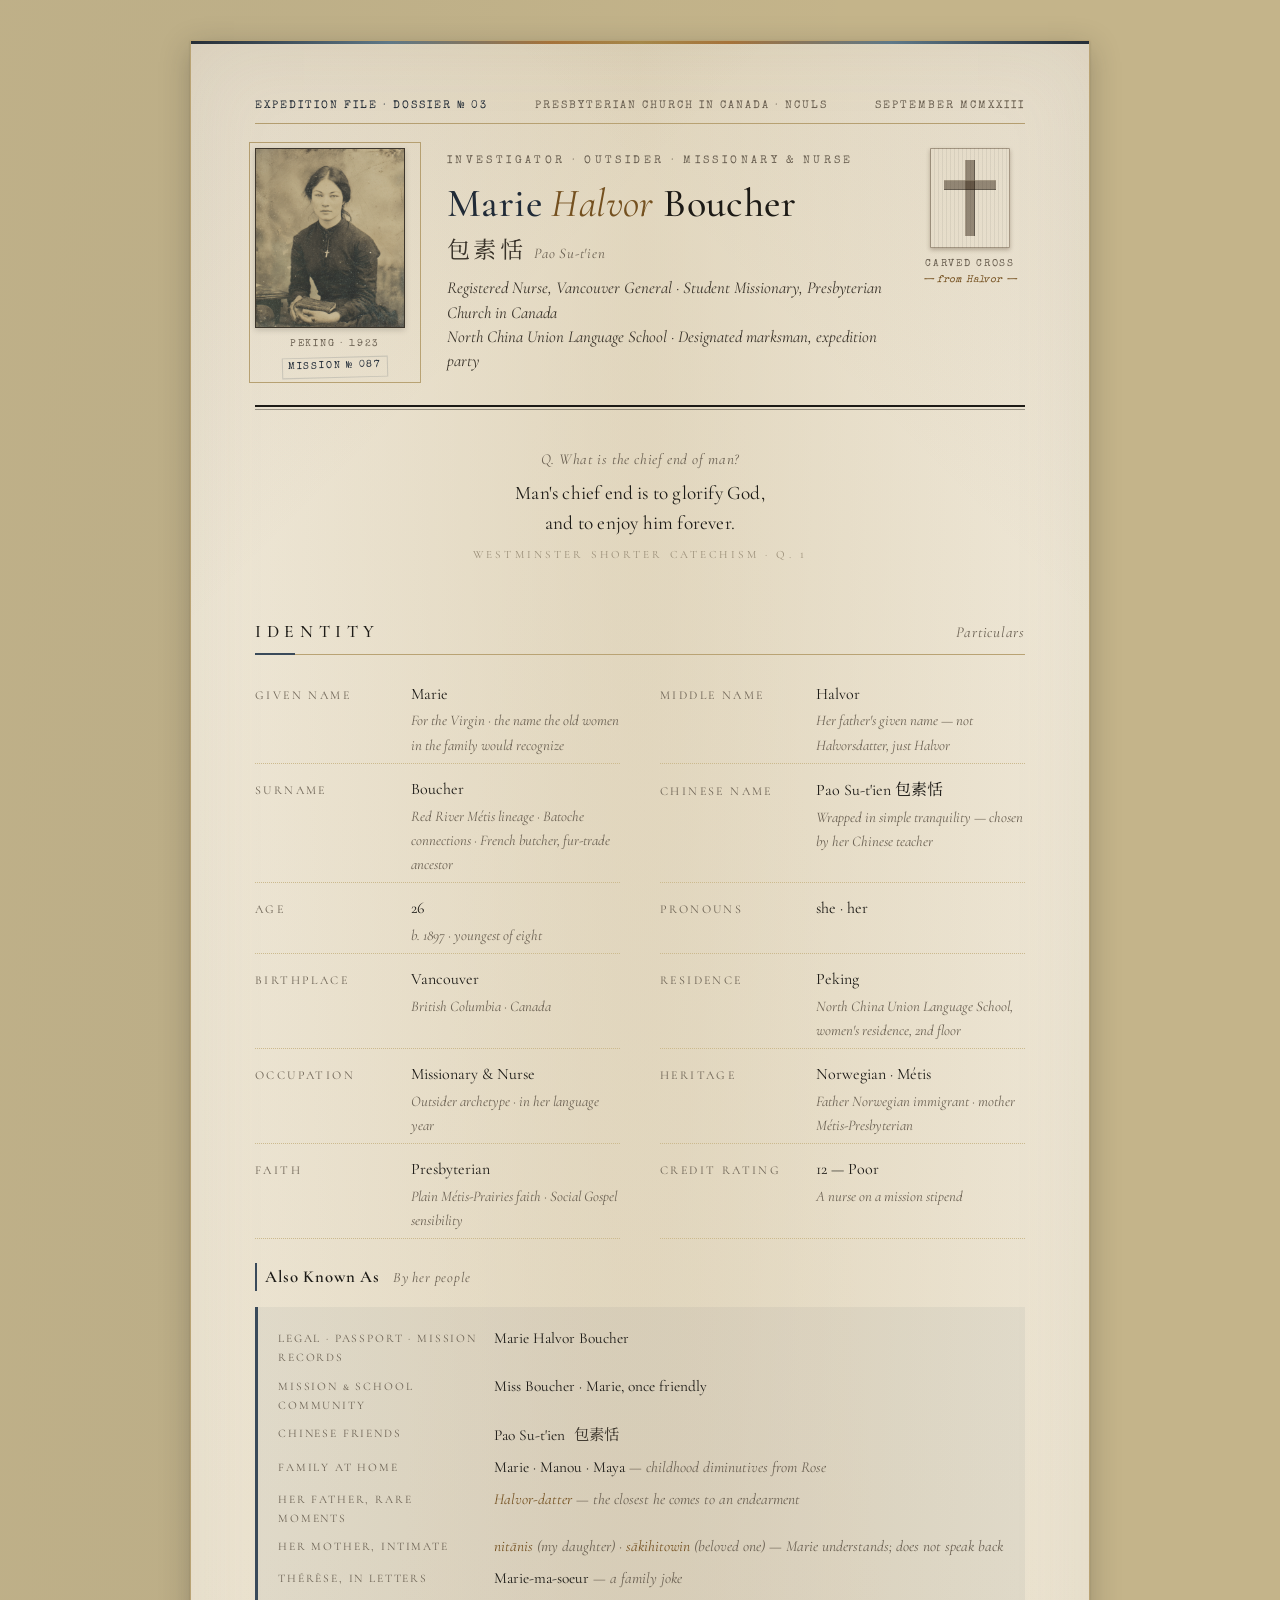
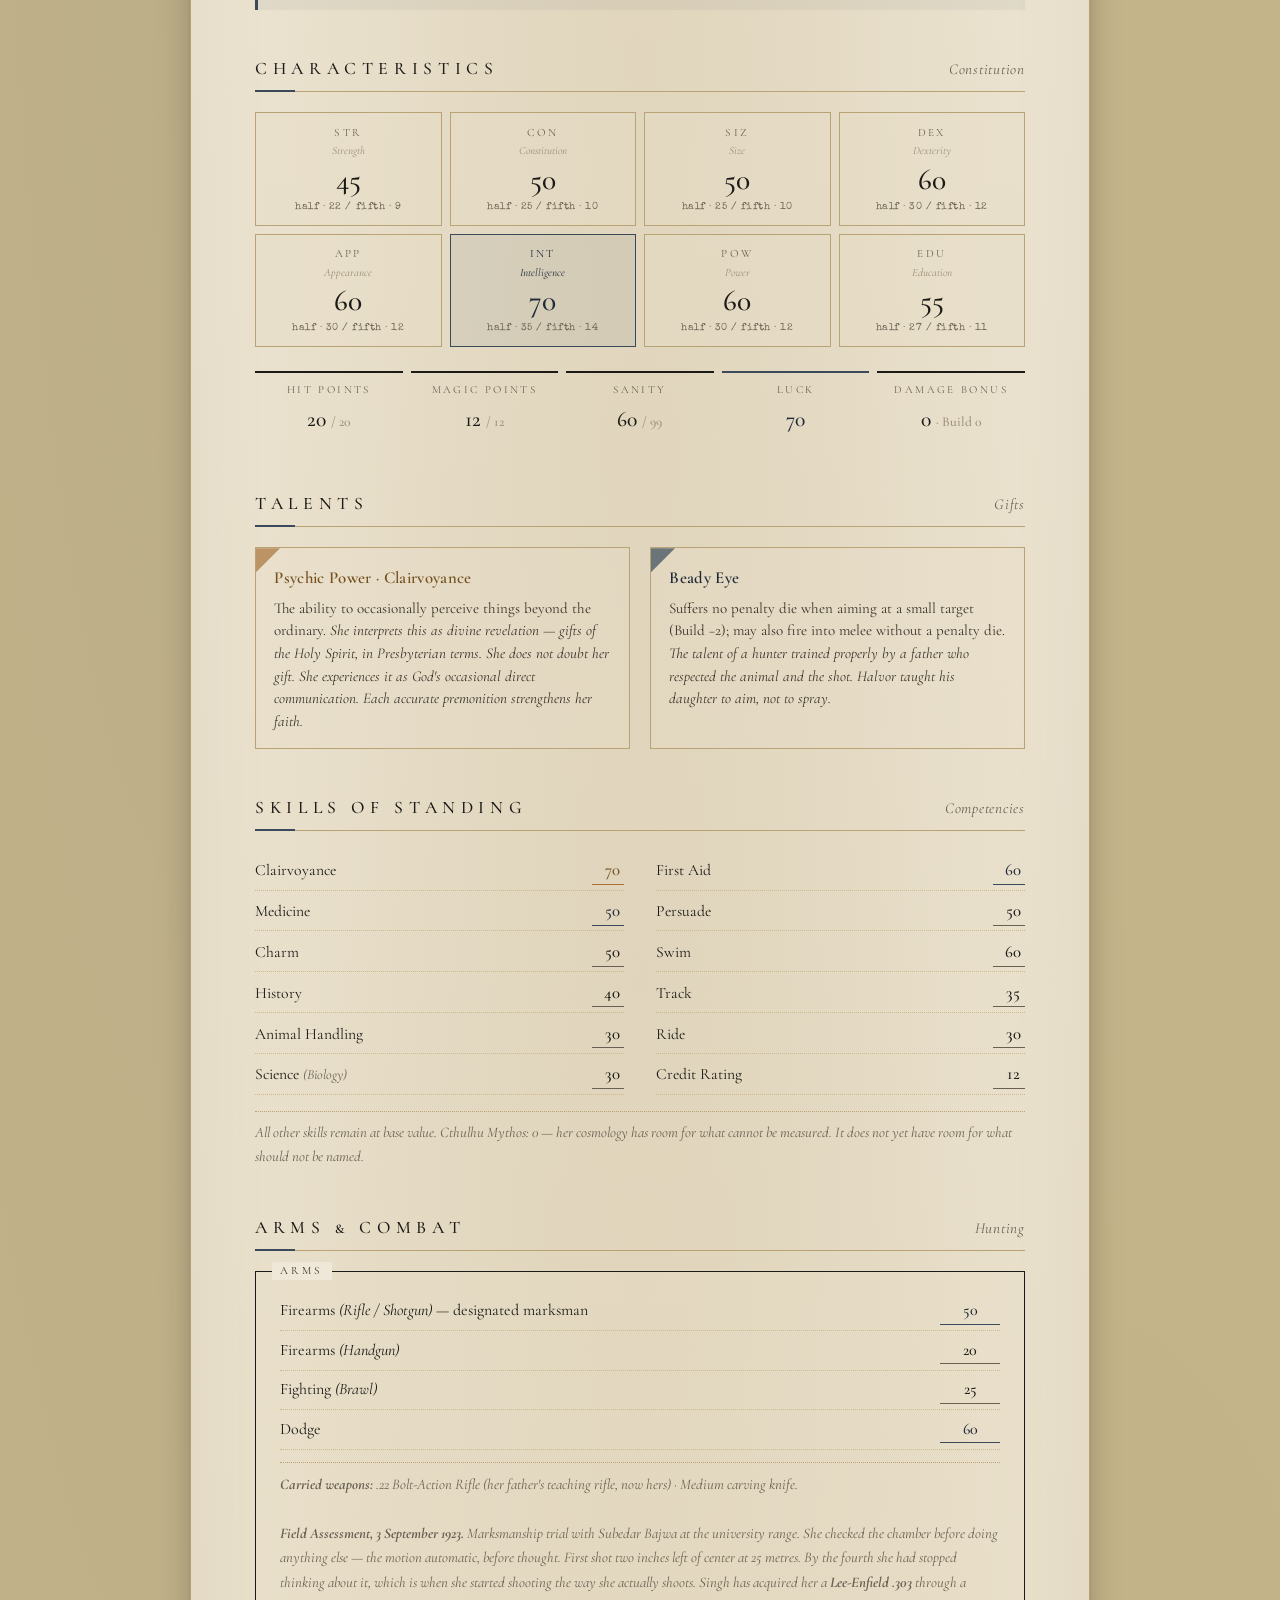
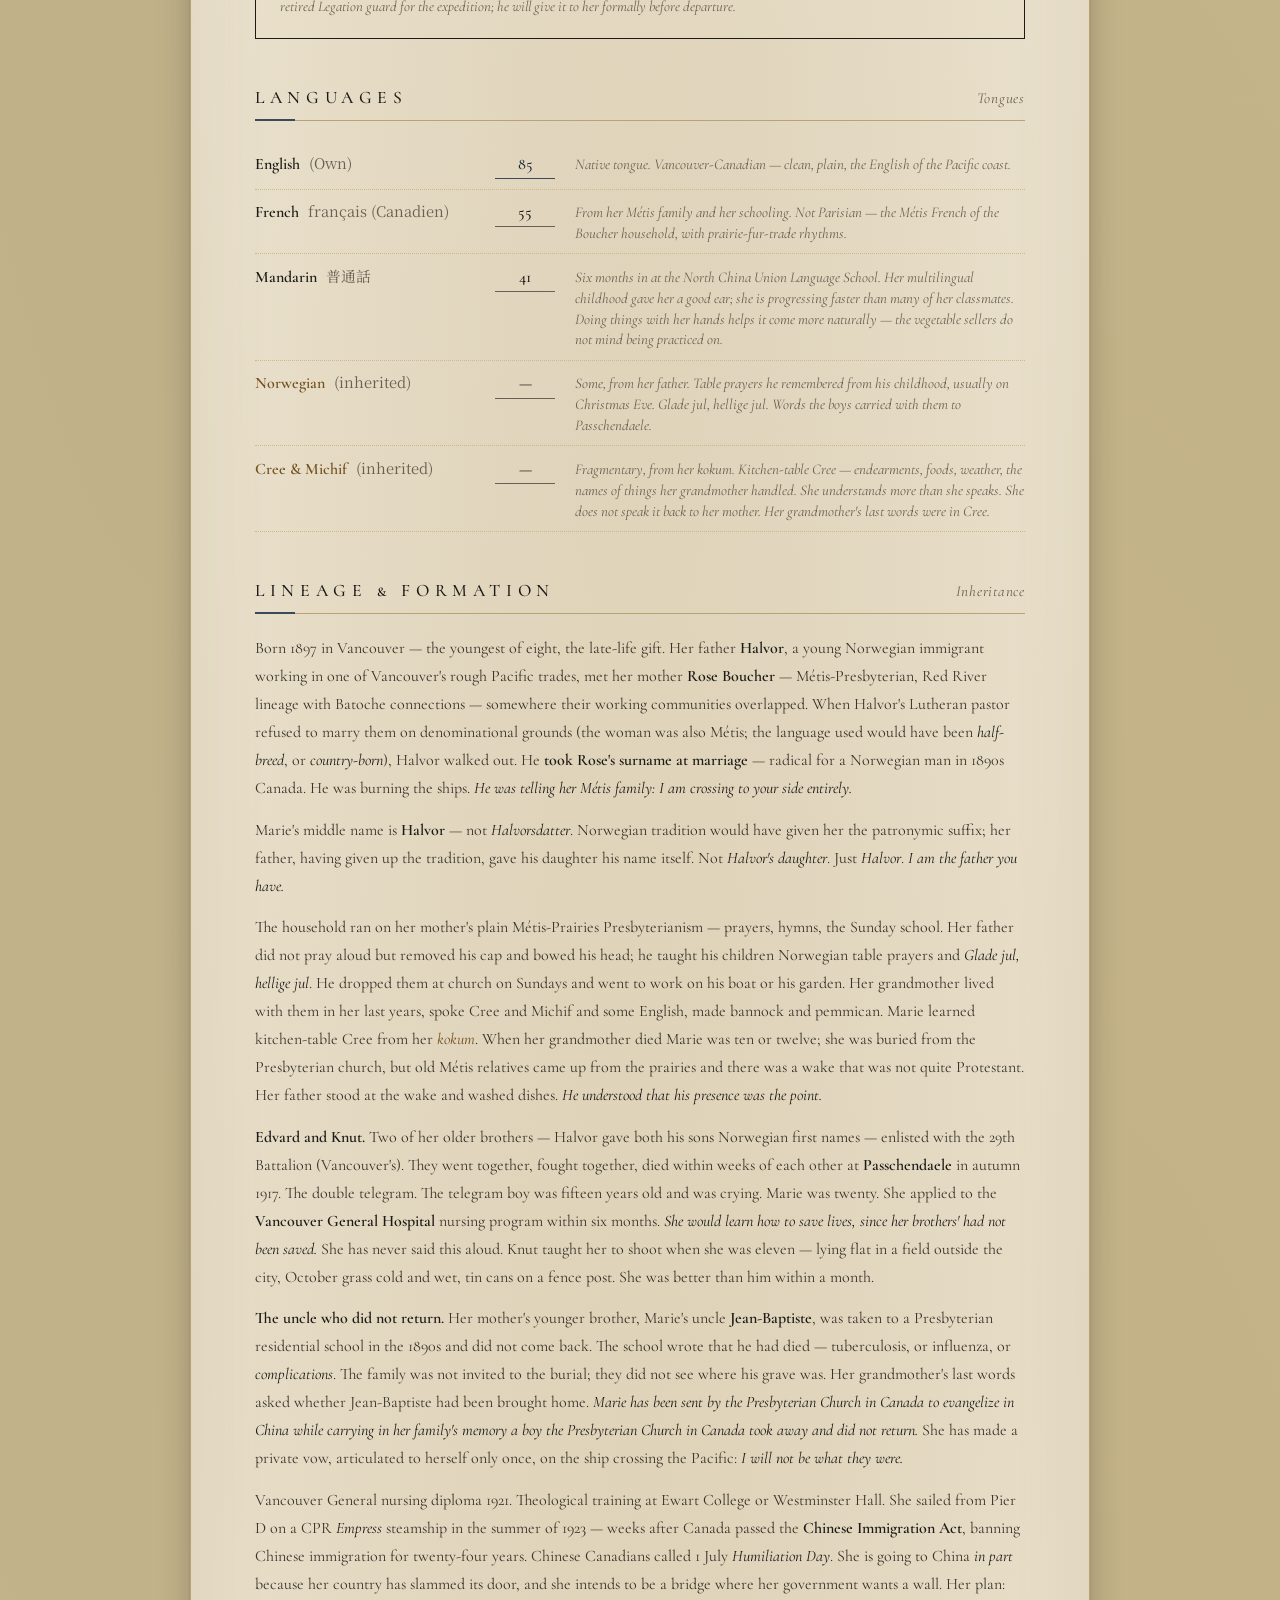
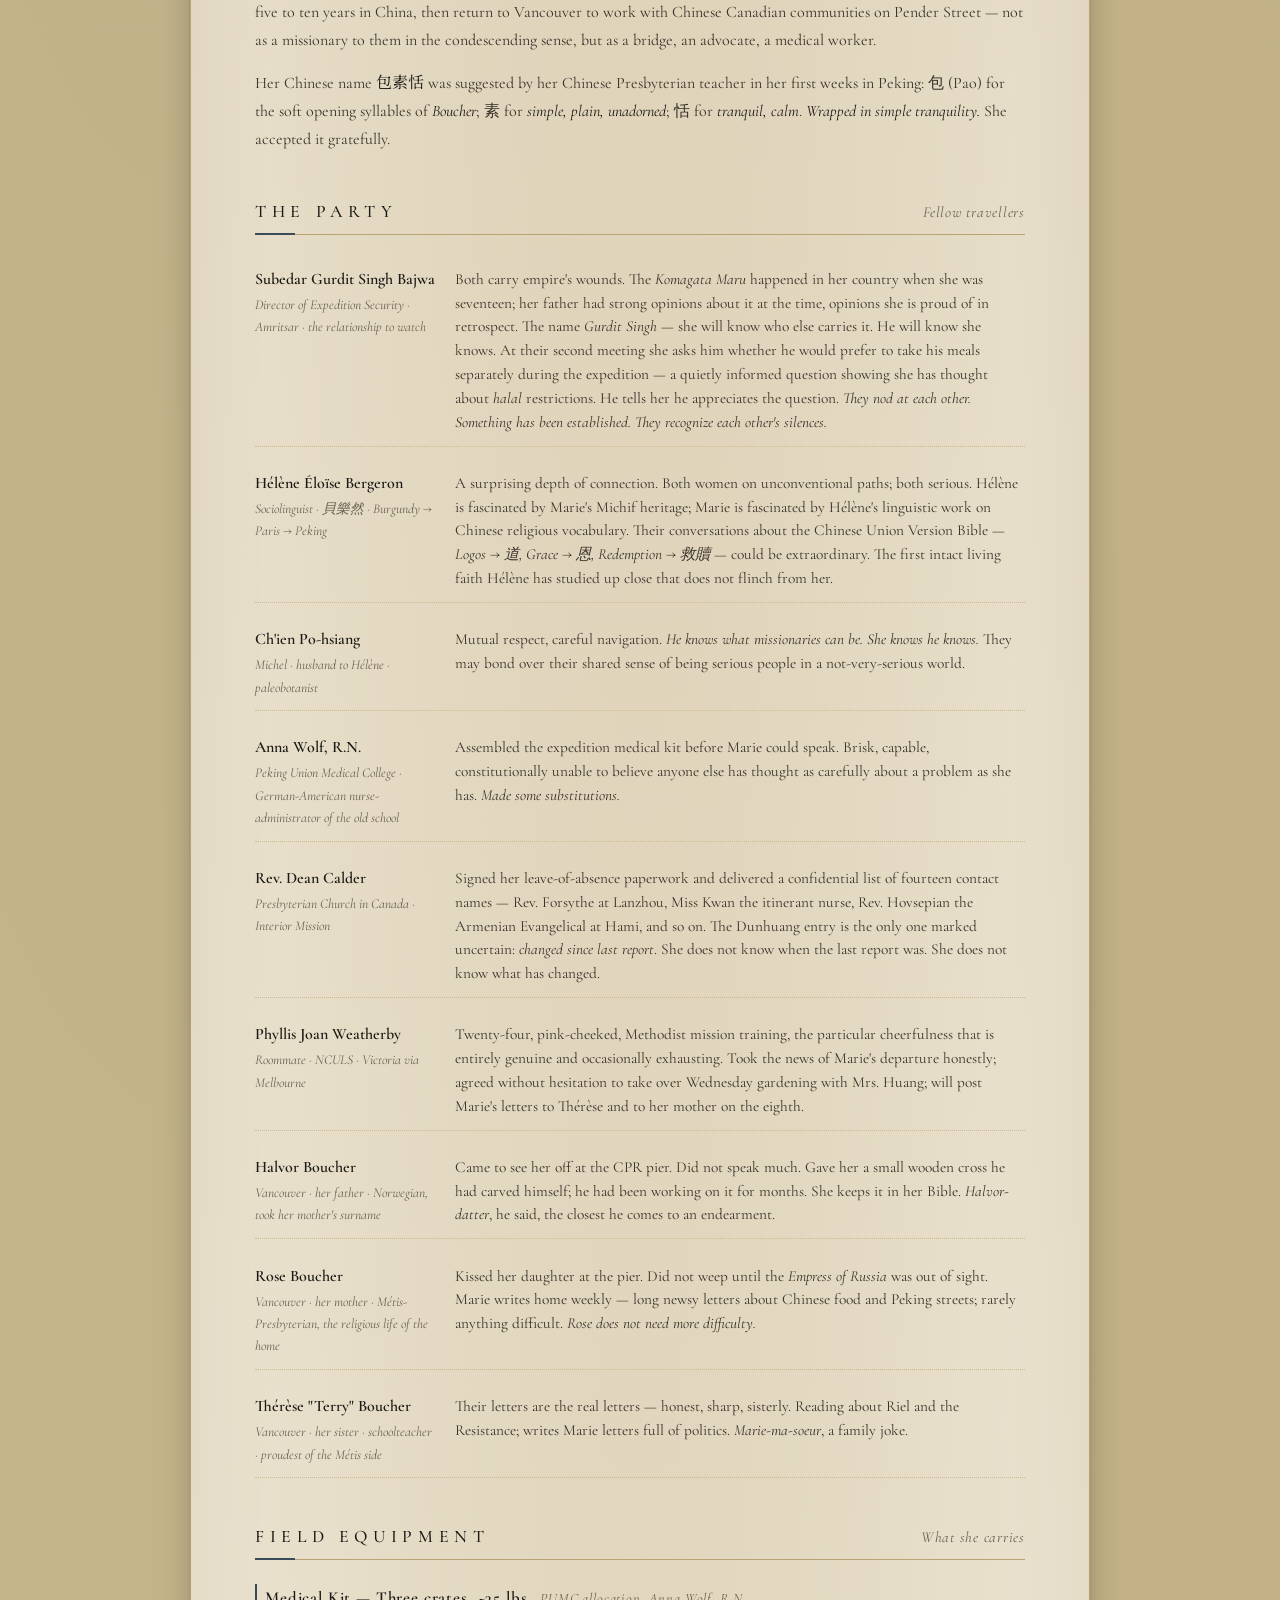
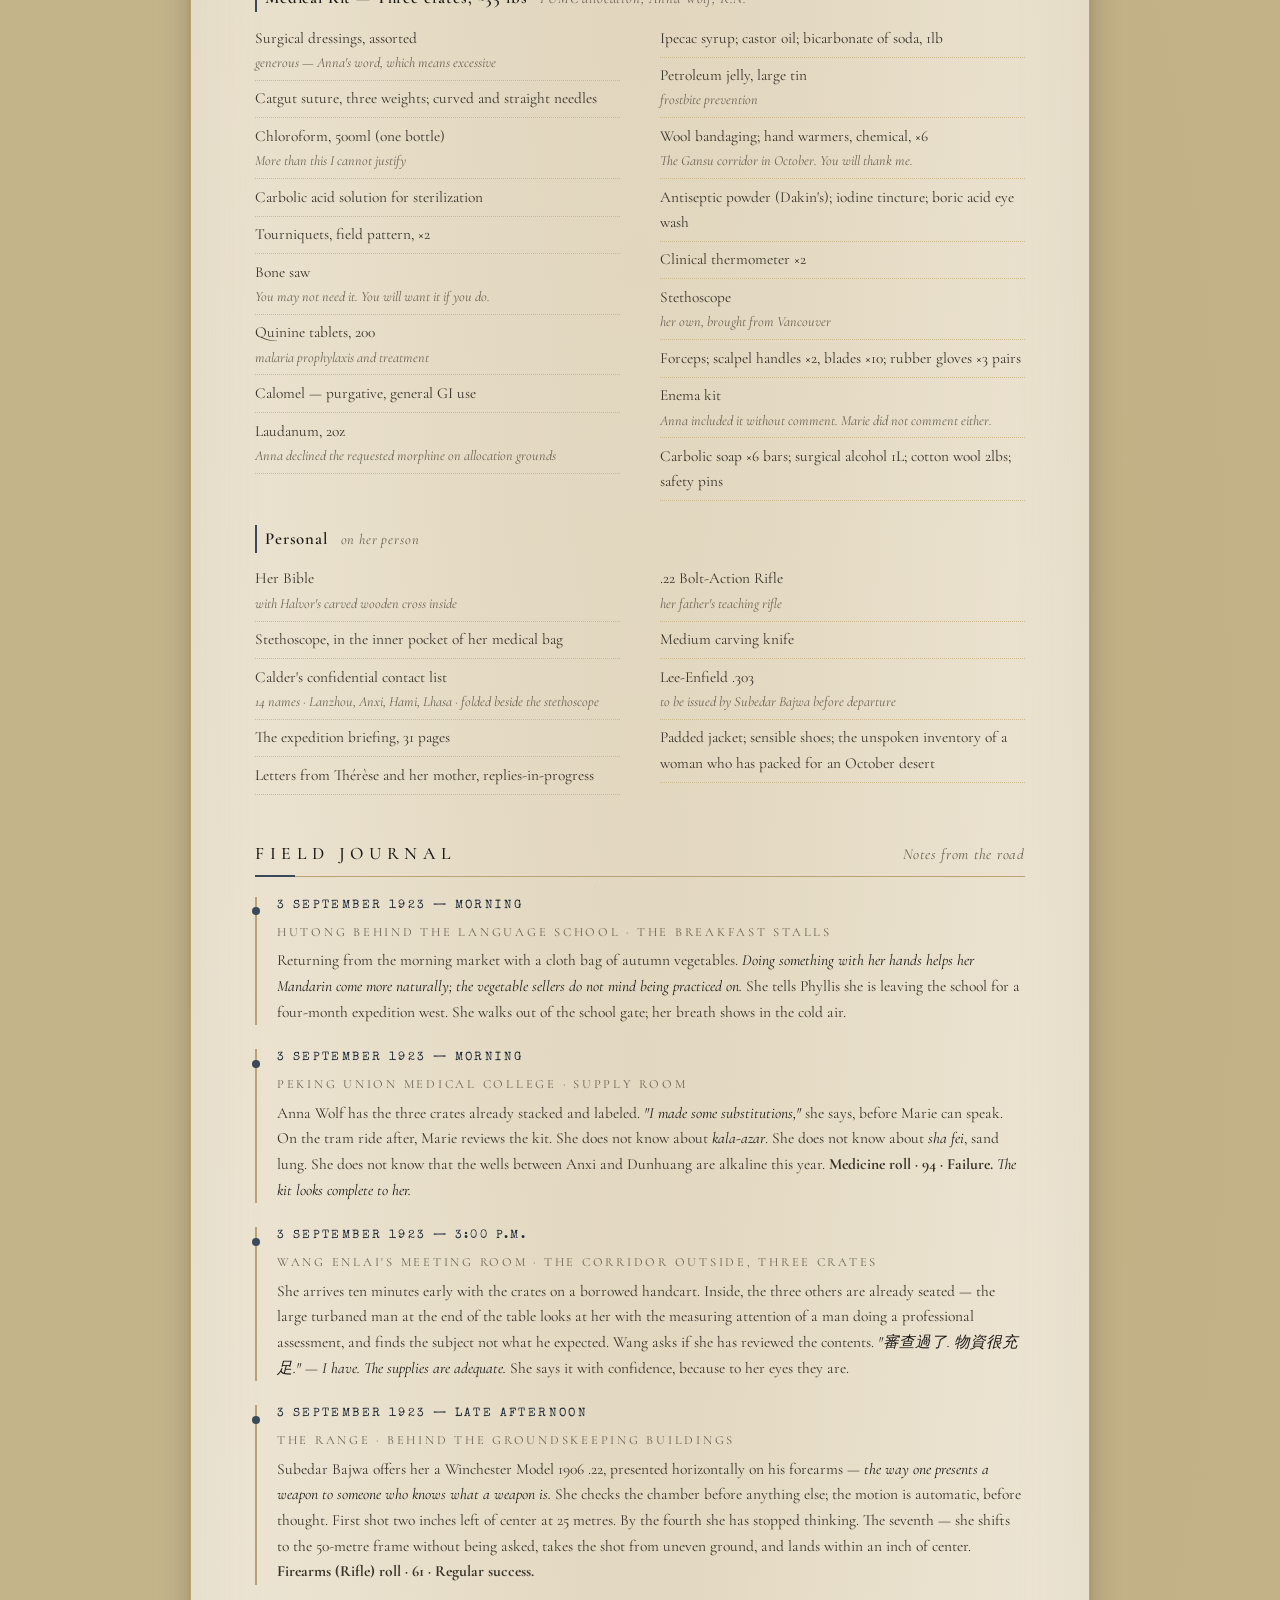
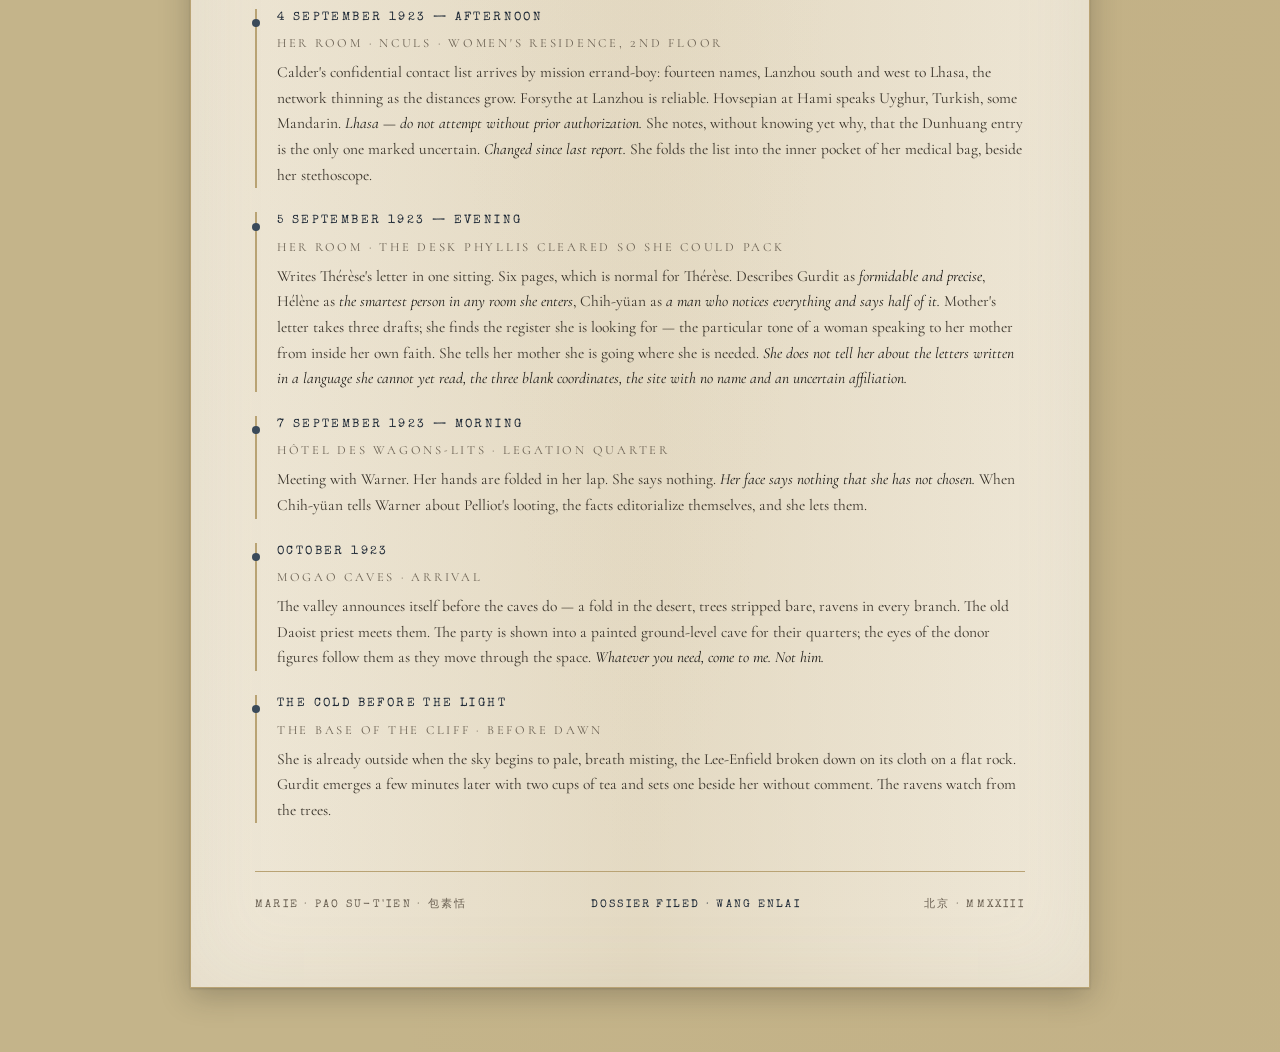
<file: investigators/marie-halvor-boucher/dossier.html>
<!DOCTYPE html>
<html lang="en">
<head>
<meta charset="UTF-8">
<meta name="viewport" content="width=device-width, initial-scale=1.0">
<title>Dossier — Marie Halvor Boucher</title>
<link rel="preconnect" href="https://fonts.googleapis.com">
<link rel="preconnect" href="https://fonts.gstatic.com" crossorigin>
<link href="https://fonts.googleapis.com/css2?family=Cormorant+Garamond:ital,wght@0,300;0,400;0,500;0,600;1,400;1,500&family=Cormorant+SC:wght@400;500;600&family=EB+Garamond:ital,wght@0,400;0,500;1,400&family=Noto+Serif+SC:wght@300;400;500&family=Special+Elite&display=swap" rel="stylesheet">
<style>
  :root {
    --paper:        #efe8d8;
    --paper-warm:   #e6dcc6;
    --paper-fold:   #d6c8a9;
    --paper-shade:  #c9b88f;
    --ink:          #1c1a16;
    --ink-soft:     #383229;
    --ink-faint:    #6a6052;
    --ink-ghost:    #998d77;
    --slate:        #3a4a5a;
    --slate-deep:   #1f2a37;
    --slate-faint:  rgba(58, 74, 90, 0.18);
    --prairie:      #5d7a8c;
    --ochre:        #a8743a;
    --ochre-deep:   #74501f;
    --rule:         #b9a374;
    --rule-soft:    #ccba8e;
    --gold:         #a88a4a;
  }

  * { box-sizing: border-box; }
  html, body {
    margin: 0;
    padding: 0;
    background: #c4b48a;
    color: var(--ink);
    font-family: "Cormorant Garamond", Georgia, serif;
    font-size: 16px;
    line-height: 1.65;
    font-weight: 400;
  }
  body {
    background-image:
      radial-gradient(ellipse at 15% 12%, rgba(58, 74, 90, 0.06) 0%, transparent 45%),
      radial-gradient(ellipse at 85% 80%, rgba(168, 116, 58, 0.05) 0%, transparent 50%);
    min-height: 100vh;
    padding: 2.5rem 1rem 4rem;
  }

  /* ============ DOCUMENT FRAME ============ */
  .document {
    max-width: 900px;
    margin: 0 auto;
    background: var(--paper);
    background-image:
      /* Slightly less foxing for Marie - younger file */
      radial-gradient(ellipse 1px 1px at 18% 24%, rgba(107, 81, 50, 0.12) 0%, transparent 100%),
      radial-gradient(ellipse 1px 1px at 78% 21%, rgba(107, 81, 50, 0.10) 0%, transparent 100%),
      radial-gradient(ellipse 2px 1px at 32% 53%, rgba(107, 81, 50, 0.10) 0%, transparent 100%),
      radial-gradient(ellipse 1px 1px at 68% 67%, rgba(107, 81, 50, 0.12) 0%, transparent 100%),
      radial-gradient(ellipse 1px 1px at 45% 81%, rgba(107, 81, 50, 0.10) 0%, transparent 100%),
      radial-gradient(ellipse 1px 1px at 13% 91%, rgba(107, 81, 50, 0.11) 0%, transparent 100%),
      radial-gradient(ellipse at 50% 0%, rgba(214, 200, 169, 0.55) 0%, transparent 70%),
      radial-gradient(ellipse at 50% 100%, rgba(214, 200, 169, 0.45) 0%, transparent 70%),
      linear-gradient(180deg, var(--paper) 0%, var(--paper-warm) 50%, var(--paper) 100%);
    padding: 3.5rem 4rem 4.5rem;
    box-shadow:
      0 1px 2px rgba(28, 26, 22, 0.15),
      0 8px 28px rgba(28, 26, 22, 0.25),
      inset 0 0 80px rgba(150, 130, 88, 0.12);
    position: relative;
    border: 1px solid var(--rule);
  }
  /* Top rule: subtle sash-band — slate, prairie blue, ochre, deep slate */
  .document::before {
    content: "";
    position: absolute;
    top: 0; left: 0; right: 0;
    height: 3px;
    background: linear-gradient(90deg,
      var(--slate-deep) 0%,
      var(--prairie) 22%,
      var(--ochre) 40%,
      var(--gold) 50%,
      var(--ochre) 60%,
      var(--prairie) 78%,
      var(--slate-deep) 100%);
  }
  .document::after {
    content: "";
    position: absolute;
    top: 0; left: 0; right: 0; bottom: 0;
    pointer-events: none;
    background:
      linear-gradient(135deg, rgba(107, 81, 50, 0.10) 0%, transparent 6%),
      linear-gradient(-135deg, rgba(107, 81, 50, 0.08) 0%, transparent 6%);
  }

  /* ============ FILE HEADER STRIP ============ */
  .file-strip {
    display: flex;
    justify-content: space-between;
    align-items: center;
    border-bottom: 1px solid var(--rule);
    padding-bottom: 0.5rem;
    margin-bottom: 1.5rem;
    font-family: "Special Elite", "Courier New", monospace;
    font-size: 0.7rem;
    letter-spacing: 0.18em;
    color: var(--ink-faint);
    text-transform: uppercase;
  }
  .file-strip .file-ref { color: var(--slate-deep); }

  /* ============ MASTHEAD ============ */
  header.masthead {
    display: grid;
    grid-template-columns: 160px 1fr 110px;
    gap: 2rem;
    align-items: start;
    margin-bottom: 2rem;
    padding-bottom: 1.75rem;
    border-bottom: 2px solid var(--ink);
    position: relative;
  }
  header.masthead::after {
    content: "";
    position: absolute;
    bottom: -5px; left: 0; right: 0;
    height: 1px;
    background: var(--ink);
    opacity: 0.4;
  }

  /* Passport-photo frame */
  .portrait-frame {
    position: relative;
  }
  .portrait {
    width: 150px;
    height: 180px;
    object-fit: cover;
    border: 1px solid var(--ink-soft);
    box-shadow:
      inset 0 0 0 4px var(--paper),
      0 2px 6px rgba(28, 26, 22, 0.2);
    filter: sepia(0.15) contrast(0.98);
    display: block;
  }
  .portrait-frame::before {
    content: "";
    position: absolute;
    top: -6px; left: -6px; right: -6px; bottom: -6px;
    border: 1px solid var(--rule);
    pointer-events: none;
  }
  .portrait-caption {
    font-family: "Special Elite", monospace;
    font-size: 0.62rem;
    letter-spacing: 0.18em;
    color: var(--ink-faint);
    text-transform: uppercase;
    text-align: center;
    margin-top: 0.6rem;
    line-height: 1.4;
  }
  .portrait-caption .stamp-line {
    color: var(--slate-deep);
    border: 1px solid var(--slate-faint);
    padding: 0.15rem 0.3rem;
    display: inline-block;
    margin-top: 0.3rem;
    transform: rotate(-1.5deg);
  }

  .title-block {
    padding-top: 0.25rem;
  }
  .eyebrow {
    font-family: "Special Elite", monospace;
    font-size: 0.7rem;
    letter-spacing: 0.3em;
    color: var(--ink-faint);
    text-transform: uppercase;
    margin-bottom: 0.6rem;
  }
  h1.character-name {
    font-family: "Cormorant Garamond", serif;
    font-weight: 500;
    font-size: 2.5rem;
    line-height: 1.1;
    margin: 0 0 0.25rem;
    letter-spacing: 0.01em;
    color: var(--ink);
  }
  .character-name .given {
    color: var(--slate-deep);
    font-weight: 500;
  }
  .character-name .middle {
    color: var(--ochre-deep);
    font-style: italic;
    font-weight: 400;
  }
  .character-name .surname {
    color: var(--ink);
  }
  .name-chinese {
    font-family: "Noto Serif SC", serif;
    font-size: 1.45rem;
    font-weight: 400;
    color: var(--ink-soft);
    letter-spacing: 0.15em;
    margin: 0.2rem 0 0.6rem;
  }
  .name-chinese .reading {
    font-family: "Cormorant Garamond", serif;
    font-style: italic;
    font-size: 0.92rem;
    color: var(--ink-faint);
    letter-spacing: 0.05em;
    margin-left: 0.5rem;
  }
  .subtitle {
    font-family: "Cormorant Garamond", serif;
    font-style: italic;
    color: var(--ink-soft);
    font-size: 1.05rem;
    margin: 0;
    line-height: 1.45;
  }

  /* Carved-cross device (replaces chop/bookplate) */
  .chop-column {
    display: flex;
    flex-direction: column;
    align-items: center;
    gap: 0.6rem;
  }
  .carved-cross {
    width: 80px;
    height: 100px;
    background: linear-gradient(135deg, #8b6f3f 0%, #6b5230 50%, #8b6f3f 100%);
    background-image:
      repeating-linear-gradient(90deg,
        rgba(0,0,0,0.06) 0px,
        rgba(0,0,0,0.06) 1px,
        transparent 1px,
        transparent 4px);
    position: relative;
    display: flex;
    align-items: center;
    justify-content: center;
    box-shadow:
      inset 0 0 0 1px rgba(60, 40, 20, 0.4),
      0 2px 4px rgba(60, 40, 20, 0.3);
    border-radius: 1px;
  }
  /* Cross shape: vertical and horizontal bars carved into the wood */
  .carved-cross::before {
    content: "";
    position: absolute;
    top: 12%;
    bottom: 12%;
    left: 50%;
    width: 10px;
    transform: translateX(-50%);
    background: rgba(40, 25, 10, 0.45);
    box-shadow:
      inset 1px 0 0 rgba(255, 240, 210, 0.18),
      inset -1px 0 0 rgba(0, 0, 0, 0.3);
  }
  .carved-cross::after {
    content: "";
    position: absolute;
    top: 32%;
    left: 18%;
    right: 18%;
    height: 10px;
    background: rgba(40, 25, 10, 0.45);
    box-shadow:
      inset 0 1px 0 rgba(255, 240, 210, 0.18),
      inset 0 -1px 0 rgba(0, 0, 0, 0.3);
  }
  .chop-label {
    font-family: "Special Elite", monospace;
    font-size: 0.6rem;
    letter-spacing: 0.18em;
    color: var(--ink-faint);
    text-transform: uppercase;
    text-align: center;
    line-height: 1.4;
  }
  .chop-label .from {
    display: block;
    font-style: italic;
    color: var(--ochre-deep);
    text-transform: none;
    letter-spacing: 0.04em;
    margin-top: 0.15rem;
    font-size: 0.62rem;
  }

  /* ============ EPIGRAPH ============ */
  .epigraph {
    margin: 0 0 2.5rem;
    text-align: center;
    padding: 0.5rem 2rem;
  }
  .epigraph-q {
    font-family: "Cormorant Garamond", serif;
    font-style: italic;
    font-size: 0.95rem;
    color: var(--ink-faint);
    margin-bottom: 0.4rem;
    letter-spacing: 0.04em;
  }
  .epigraph-text {
    font-family: "Cormorant Garamond", serif;
    font-size: 1.2rem;
    color: var(--ink);
    letter-spacing: 0.01em;
    margin-bottom: 0.5rem;
    line-height: 1.55;
  }
  .epigraph-source {
    font-family: "Cormorant SC", serif;
    font-size: 0.7rem;
    letter-spacing: 0.28em;
    color: var(--ink-ghost);
    text-transform: uppercase;
    margin-top: 0.4rem;
  }

  /* ============ SECTION HEADERS ============ */
  h2.section-title {
    font-family: "Cormorant SC", serif;
    font-weight: 500;
    font-size: 1.1rem;
    letter-spacing: 0.32em;
    text-transform: uppercase;
    color: var(--ink);
    margin: 2.75rem 0 1.25rem;
    padding-bottom: 0.5rem;
    border-bottom: 1px solid var(--rule);
    position: relative;
    display: flex;
    align-items: baseline;
    justify-content: space-between;
  }
  h2.section-title::before {
    content: "";
    position: absolute;
    bottom: -1px;
    left: 0;
    width: 40px;
    height: 2px;
    background: var(--slate);
  }
  h2.section-title .gloss {
    font-family: "Cormorant Garamond", serif;
    font-style: italic;
    font-size: 0.95rem;
    letter-spacing: 0.05em;
    color: var(--ink-faint);
    font-weight: 400;
    text-transform: none;
  }

  h3.subsection {
    font-family: "Cormorant Garamond", serif;
    font-weight: 600;
    font-size: 1.05rem;
    letter-spacing: 0.05em;
    color: var(--ink);
    margin: 1.5rem 0 0.5rem;
    padding-left: 0.5rem;
    border-left: 2px solid var(--slate);
  }
  h3.subsection .gloss {
    font-family: "Cormorant Garamond", serif;
    font-style: italic;
    font-weight: 400;
    color: var(--ink-faint);
    font-size: 0.9rem;
    margin-left: 0.5rem;
  }

  p { margin: 0 0 0.85rem; }

  /* ============ IDENTITY GRID ============ */
  .identity-grid {
    display: grid;
    grid-template-columns: 1fr 1fr;
    gap: 0.4rem 2.5rem;
    margin-bottom: 1rem;
  }
  .id-row {
    display: grid;
    grid-template-columns: 140px 1fr;
    gap: 1rem;
    padding: 0.35rem 0;
    border-bottom: 1px dotted var(--rule-soft);
    align-items: baseline;
  }
  .id-label {
    font-family: "Cormorant SC", serif;
    font-size: 0.75rem;
    letter-spacing: 0.2em;
    color: var(--ink-faint);
    text-transform: uppercase;
  }
  .id-value {
    font-family: "Cormorant Garamond", serif;
    font-size: 1rem;
    color: var(--ink);
  }
  .id-value .cn { font-family: "Noto Serif SC", serif; }
  .id-value .secondary {
    display: block;
    font-style: italic;
    font-size: 0.92rem;
    color: var(--ink-faint);
    margin-top: 0.1rem;
  }

  /* ============ ALSO KNOWN AS ============ */
  .aka-block {
    background: rgba(58, 74, 90, 0.06);
    border-left: 3px solid var(--slate);
    padding: 1rem 1.25rem;
    margin: 1rem 0;
  }
  .aka-row {
    display: grid;
    grid-template-columns: 200px 1fr;
    gap: 1rem;
    padding: 0.2rem 0;
    font-size: 0.96rem;
  }
  .aka-row .context {
    font-family: "Cormorant SC", serif;
    font-size: 0.72rem;
    letter-spacing: 0.16em;
    color: var(--ink-faint);
    text-transform: uppercase;
    padding-top: 0.2rem;
  }
  .aka-row .form {
    color: var(--ink);
  }
  .aka-row .form .cn {
    font-family: "Noto Serif SC", serif;
    margin-left: 0.3rem;
    color: var(--ink-soft);
  }
  .aka-row .form .cree {
    font-style: italic;
    color: var(--ochre-deep);
  }

  /* ============ CHARACTERISTICS BLOCK ============ */
  .characteristics {
    display: grid;
    grid-template-columns: repeat(4, 1fr);
    gap: 0.5rem;
    margin: 1rem 0 1.5rem;
  }
  .stat-cell {
    border: 1px solid var(--rule);
    background: rgba(230, 220, 198, 0.4);
    padding: 0.65rem 0.5rem 0.55rem;
    text-align: center;
    position: relative;
  }
  .stat-cell .stat-label {
    font-family: "Cormorant SC", serif;
    font-size: 0.7rem;
    letter-spacing: 0.22em;
    color: var(--ink-faint);
    text-transform: uppercase;
    display: block;
  }
  .stat-cell .stat-full {
    font-family: "Cormorant Garamond", serif;
    font-style: italic;
    font-size: 0.7rem;
    color: var(--ink-ghost);
    display: block;
    margin-bottom: 0.2rem;
  }
  .stat-cell .stat-value {
    font-family: "Cormorant Garamond", serif;
    font-size: 1.85rem;
    font-weight: 500;
    color: var(--ink);
    line-height: 1.1;
    display: block;
  }
  .stat-cell .stat-half {
    font-family: "Special Elite", monospace;
    font-size: 0.65rem;
    color: var(--ink-faint);
    letter-spacing: 0.05em;
    display: block;
    margin-top: 0.15rem;
  }
  .stat-cell.signature {
    background: rgba(58, 74, 90, 0.08);
    border-color: var(--slate);
  }
  .stat-cell.signature .stat-label,
  .stat-cell.signature .stat-full { color: var(--slate-deep); }
  .stat-cell.signature .stat-value { color: var(--slate-deep); }

  /* ============ DERIVED ATTRIBUTES ============ */
  .derived-row {
    display: grid;
    grid-template-columns: repeat(5, 1fr);
    gap: 0.5rem;
    margin-bottom: 1.5rem;
  }
  .derived-cell {
    border-top: 2px solid var(--ink);
    padding: 0.5rem 0.4rem;
    text-align: center;
  }
  .derived-cell .d-label {
    font-family: "Cormorant SC", serif;
    font-size: 0.68rem;
    letter-spacing: 0.22em;
    color: var(--ink-faint);
    text-transform: uppercase;
  }
  .derived-cell .d-value {
    font-family: "Cormorant Garamond", serif;
    font-size: 1.35rem;
    font-weight: 500;
    color: var(--ink);
    margin-top: 0.15rem;
  }
  .derived-cell .d-value .of {
    color: var(--ink-ghost);
    font-size: 0.85rem;
  }
  .derived-cell.warning {
    border-top-color: var(--ochre);
  }
  .derived-cell.warning .d-value { color: var(--ochre-deep); }
  .derived-cell.signature {
    border-top-color: var(--slate);
  }
  .derived-cell.signature .d-value { color: var(--slate-deep); }

  /* ============ SKILLS LIST ============ */
  .skills-grid {
    display: grid;
    grid-template-columns: 1fr 1fr;
    gap: 0.1rem 2rem;
  }
  .skill-row {
    display: flex;
    align-items: baseline;
    justify-content: space-between;
    padding: 0.3rem 0;
    border-bottom: 1px dotted var(--rule-soft);
    gap: 0.5rem;
  }
  .skill-row .skill-name {
    font-family: "Cormorant Garamond", serif;
    font-size: 0.98rem;
    color: var(--ink);
    flex-shrink: 1;
    min-width: 0;
  }
  .skill-row .skill-name .annotation {
    color: var(--ink-faint);
    font-style: italic;
    font-size: 0.88rem;
  }
  .skill-row .skill-value {
    font-family: "Cormorant Garamond", serif;
    font-size: 1.05rem;
    font-weight: 500;
    color: var(--ink);
    white-space: nowrap;
    padding-left: 0.5rem;
    border-bottom: 1px solid var(--ink-faint);
    min-width: 32px;
    text-align: center;
  }
  .skill-row.highlight .skill-value {
    color: var(--slate-deep);
    border-color: var(--slate);
  }
  .skill-row.gift .skill-value {
    color: var(--ochre-deep);
    border-color: var(--ochre);
  }

  .skills-note {
    font-family: "Cormorant Garamond", serif;
    font-style: italic;
    font-size: 0.92rem;
    color: var(--ink-faint);
    margin-top: 1rem;
    padding-top: 0.5rem;
    border-top: 1px dotted var(--rule);
  }

  /* ============ COMBAT BOX ============ */
  .combat-box {
    border: 1px solid var(--ink);
    background: rgba(230, 220, 198, 0.3);
    padding: 1.25rem 1.5rem;
    margin: 1rem 0;
    position: relative;
  }
  .combat-box::before {
    content: "ARMS";
    position: absolute;
    top: -10px;
    left: 1rem;
    background: var(--paper);
    padding: 0 0.5rem;
    font-family: "Cormorant SC", serif;
    font-size: 0.7rem;
    letter-spacing: 0.28em;
    color: var(--ink-soft);
  }
  .combat-row {
    display: grid;
    grid-template-columns: 1fr 60px;
    gap: 1rem;
    padding: 0.35rem 0;
    border-bottom: 1px dotted var(--rule-soft);
  }
  .combat-row:last-child { border-bottom: none; }
  .combat-row .c-name { color: var(--ink); }
  .combat-row .c-value {
    font-weight: 500;
    text-align: center;
    border-bottom: 1px solid var(--ink-faint);
  }
  .combat-row.highlight .c-value {
    color: var(--slate-deep);
    border-color: var(--slate);
  }
  .combat-note {
    font-style: italic;
    color: var(--ink-faint);
    font-size: 0.92rem;
    margin-top: 0.75rem;
    padding-top: 0.6rem;
    border-top: 1px dotted var(--rule);
  }

  /* ============ LANGUAGES BLOCK ============ */
  .languages {
    margin: 1rem 0;
  }
  .language-row {
    display: grid;
    grid-template-columns: 220px 60px 1fr;
    gap: 1.25rem;
    padding: 0.6rem 0;
    border-bottom: 1px dotted var(--rule-soft);
    align-items: baseline;
  }
  .language-row .lang-name {
    font-family: "Cormorant Garamond", serif;
    font-weight: 600;
    font-size: 1rem;
    color: var(--ink);
  }
  .language-row .lang-name .cn {
    font-family: "Noto Serif SC", serif;
    color: var(--ink-faint);
    font-weight: 400;
    font-size: 0.92rem;
    margin-left: 0.3rem;
  }
  .language-row .lang-value {
    font-family: "Cormorant Garamond", serif;
    font-weight: 500;
    color: var(--ink);
    border-bottom: 1px solid var(--ink-faint);
    text-align: center;
    padding-bottom: 0.05rem;
  }
  .language-row.own .lang-value {
    color: var(--slate-deep);
    border-color: var(--slate);
  }
  .language-row.inherited .lang-name { color: var(--ochre-deep); }
  .language-row .lang-note {
    font-style: italic;
    font-size: 0.93rem;
    color: var(--ink-faint);
    line-height: 1.4;
  }

  /* ============ TALENTS / ARCANA BOX ============ */
  .talents-grid {
    display: grid;
    grid-template-columns: 1fr 1fr;
    gap: 1.25rem;
    margin: 1rem 0;
  }
  .talent-card {
    border: 1px solid var(--rule);
    background: rgba(230, 220, 198, 0.25);
    padding: 1rem 1.15rem;
    position: relative;
  }
  .talent-card::before {
    content: "";
    position: absolute;
    top: 0; left: 0;
    width: 24px;
    height: 24px;
    background: var(--slate);
    clip-path: polygon(0 0, 100% 0, 0 100%);
    opacity: 0.7;
  }
  .talent-card.gift::before { background: var(--ochre); }
  .talent-card .talent-name {
    font-family: "Cormorant Garamond", serif;
    font-weight: 600;
    font-size: 1.05rem;
    color: var(--slate-deep);
    margin-bottom: 0.3rem;
    letter-spacing: 0.02em;
  }
  .talent-card.gift .talent-name { color: var(--ochre-deep); }
  .talent-card .talent-desc {
    font-size: 0.94rem;
    color: var(--ink-soft);
    line-height: 1.5;
  }

  /* ============ BIOGRAPHY PROSE ============ */
  .prose-block {
    font-size: 1rem;
    line-height: 1.75;
    color: var(--ink-soft);
  }
  .prose-block p { margin-bottom: 0.85rem; }
  .prose-block em { color: var(--ink); font-style: italic; }
  .prose-block .cn {
    font-family: "Noto Serif SC", serif;
    color: var(--ink);
  }
  .prose-block strong {
    font-weight: 600;
    color: var(--ink);
  }
  .prose-block .cree {
    color: var(--ochre-deep);
    font-style: italic;
  }

  /* ============ FIELD JOURNAL ============ */
  .journal-entry {
    margin-bottom: 1.5rem;
    padding-left: 1.25rem;
    border-left: 2px solid var(--rule);
    position: relative;
  }
  .journal-entry::before {
    content: "";
    position: absolute;
    left: -5px;
    top: 0.65rem;
    width: 8px;
    height: 8px;
    background: var(--slate);
    border-radius: 50%;
  }
  .journal-entry.gift::before { background: var(--ochre); }
  .journal-entry .date {
    font-family: "Special Elite", monospace;
    font-size: 0.75rem;
    letter-spacing: 0.2em;
    color: var(--slate-deep);
    text-transform: uppercase;
    margin-bottom: 0.3rem;
    display: block;
  }
  .journal-entry.gift .date { color: var(--ochre-deep); }
  .journal-entry .place {
    font-family: "Cormorant SC", serif;
    font-size: 0.78rem;
    letter-spacing: 0.22em;
    color: var(--ink-faint);
    text-transform: uppercase;
    margin-bottom: 0.4rem;
    display: block;
  }
  .journal-entry .journal-text {
    font-size: 0.97rem;
    color: var(--ink-soft);
    line-height: 1.65;
  }
  .journal-entry .journal-text em { color: var(--ink); }

  /* ============ RELATIONSHIPS ============ */
  .rel-grid {
    display: grid;
    grid-template-columns: 1fr;
    gap: 0.75rem;
  }
  .rel-row {
    display: grid;
    grid-template-columns: 180px 1fr;
    gap: 1.25rem;
    padding: 0.7rem 0;
    border-bottom: 1px dotted var(--rule-soft);
    align-items: baseline;
  }
  .rel-row .rel-name {
    font-family: "Cormorant Garamond", serif;
    font-weight: 600;
    color: var(--ink);
    font-size: 1rem;
  }
  .rel-row .rel-name .secondary {
    display: block;
    font-family: "Cormorant Garamond", serif;
    font-style: italic;
    font-weight: 400;
    font-size: 0.85rem;
    color: var(--ink-faint);
    margin-top: 0.1rem;
  }
  .rel-row .rel-desc {
    font-size: 0.96rem;
    color: var(--ink-soft);
    line-height: 1.55;
  }

  /* ============ POSSESSIONS ============ */
  .possessions-list {
    list-style: none;
    padding: 0;
    margin: 0;
    columns: 2;
    column-gap: 2.5rem;
  }
  .possessions-list li {
    padding: 0.35rem 0;
    border-bottom: 1px dotted var(--rule-soft);
    font-size: 0.96rem;
    color: var(--ink-soft);
    break-inside: avoid;
  }
  .possessions-list li .item-detail {
    font-style: italic;
    color: var(--ink-faint);
    font-size: 0.88rem;
    display: block;
  }

  /* ============ FOOTER ============ */
  footer.colophon {
    margin-top: 3rem;
    padding-top: 1.5rem;
    border-top: 1px solid var(--rule);
    display: flex;
    justify-content: space-between;
    align-items: center;
    font-family: "Special Elite", monospace;
    font-size: 0.7rem;
    letter-spacing: 0.2em;
    color: var(--ink-faint);
    text-transform: uppercase;
  }
  footer.colophon .colophon-seal {
    color: var(--slate-deep);
  }

  /* ============ MOBILE ============ */
  @media (max-width: 720px) {
    body { padding: 1rem 0.5rem; }
    .document { padding: 2rem 1.5rem 3rem; }
    header.masthead {
      grid-template-columns: 1fr;
      gap: 1.5rem;
      text-align: center;
    }
    .portrait-frame, .chop-column {
      justify-self: center;
      align-items: center;
      display: flex;
      flex-direction: column;
    }
    h1.character-name { font-size: 2rem; }
    .identity-grid, .skills-grid, .talents-grid { grid-template-columns: 1fr; }
    .id-row, .aka-row, .rel-row { grid-template-columns: 1fr; gap: 0.2rem; }
    .characteristics { grid-template-columns: repeat(2, 1fr); }
    .derived-row { grid-template-columns: repeat(2, 1fr); }
    .language-row { grid-template-columns: 1fr; gap: 0.3rem; }
    .possessions-list { columns: 1; }
    .file-strip { flex-direction: column; gap: 0.3rem; align-items: flex-start; }
  }
</style>
</head>
<body>

<article class="document">

  <!-- ============ FILE STRIP ============ -->
  <div class="file-strip">
    <span class="file-ref">EXPEDITION FILE · DOSSIER № 03</span>
    <span>Presbyterian Church in Canada · NCULS</span>
    <span>SEPTEMBER MCMXXIII</span>
  </div>

  <!-- ============ MASTHEAD ============ -->
  <header class="masthead">

    <div class="portrait-frame">
      <img class="portrait" src="marie.png" alt="Photograph of Marie Halvor Boucher with a Bible">
      <div class="portrait-caption">
        Peking · 1923<br>
        <span class="stamp-line">MISSION № 087</span>
      </div>
    </div>

    <div class="title-block">
      <div class="eyebrow">Investigator · Outsider · Missionary &amp; Nurse</div>
      <h1 class="character-name">
        <span class="given">Marie</span> <span class="middle">Halvor</span> <span class="surname">Boucher</span>
      </h1>
      <div class="name-chinese">
        包素恬<span class="reading">Pao Su-t'ien</span>
      </div>
      <p class="subtitle">
        Registered Nurse, Vancouver General · Student Missionary, Presbyterian Church in Canada<br>
        <em>North China Union Language School</em> · Designated marksman, expedition party
      </p>
    </div>

    <div class="chop-column">
      <div class="carved-cross" title="A small wooden cross her father carved"></div>
      <div class="chop-label">
        Carved Cross
        <span class="from">— from Halvor —</span>
      </div>
    </div>

  </header>

  <!-- ============ EPIGRAPH ============ -->
  <div class="epigraph">
    <div class="epigraph-q">Q. What is the chief end of man?</div>
    <div class="epigraph-text">
      Man's chief end is to glorify God,<br>
      and to enjoy him forever.
    </div>
    <div class="epigraph-source">Westminster Shorter Catechism · Q. 1</div>
  </div>

  <!-- ============ IDENTITY ============ -->
  <h2 class="section-title">Identity <span class="gloss">Particulars</span></h2>

  <div class="identity-grid">
    <div class="id-row">
      <span class="id-label">Given Name</span>
      <span class="id-value">Marie <span class="secondary">For the Virgin · the name the old women in the family would recognize</span></span>
    </div>
    <div class="id-row">
      <span class="id-label">Middle Name</span>
      <span class="id-value">Halvor <span class="secondary">Her father's given name — not <em>Halvorsdatter</em>, just Halvor</span></span>
    </div>
    <div class="id-row">
      <span class="id-label">Surname</span>
      <span class="id-value">Boucher <span class="secondary">Red River Métis lineage · Batoche connections · French <em>butcher</em>, fur-trade ancestor</span></span>
    </div>
    <div class="id-row">
      <span class="id-label">Chinese Name</span>
      <span class="id-value">Pao Su-t'ien <span class="cn">包素恬</span> <span class="secondary"><em>Wrapped in simple tranquility</em> — chosen by her Chinese teacher</span></span>
    </div>
    <div class="id-row">
      <span class="id-label">Age</span>
      <span class="id-value">26 <span class="secondary">b. 1897 · youngest of eight</span></span>
    </div>
    <div class="id-row">
      <span class="id-label">Pronouns</span>
      <span class="id-value">she · her</span>
    </div>
    <div class="id-row">
      <span class="id-label">Birthplace</span>
      <span class="id-value">Vancouver <span class="secondary">British Columbia · Canada</span></span>
    </div>
    <div class="id-row">
      <span class="id-label">Residence</span>
      <span class="id-value">Peking <span class="secondary">North China Union Language School, women's residence, 2nd floor</span></span>
    </div>
    <div class="id-row">
      <span class="id-label">Occupation</span>
      <span class="id-value">Missionary &amp; Nurse <span class="secondary">Outsider archetype · in her language year</span></span>
    </div>
    <div class="id-row">
      <span class="id-label">Heritage</span>
      <span class="id-value">Norwegian · Métis <span class="secondary">Father Norwegian immigrant · mother Métis-Presbyterian</span></span>
    </div>
    <div class="id-row">
      <span class="id-label">Faith</span>
      <span class="id-value">Presbyterian <span class="secondary">Plain Métis-Prairies faith · Social Gospel sensibility</span></span>
    </div>
    <div class="id-row">
      <span class="id-label">Credit Rating</span>
      <span class="id-value">12 — Poor <span class="secondary">A nurse on a mission stipend</span></span>
    </div>
  </div>

  <h3 class="subsection">Also Known As <span class="gloss">By her people</span></h3>
  <div class="aka-block">
    <div class="aka-row">
      <span class="context">Legal · passport · mission records</span>
      <span class="form">Marie Halvor Boucher</span>
    </div>
    <div class="aka-row">
      <span class="context">Mission &amp; school community</span>
      <span class="form">Miss Boucher · Marie, once friendly</span>
    </div>
    <div class="aka-row">
      <span class="context">Chinese friends</span>
      <span class="form">Pao Su-t'ien <span class="cn">包素恬</span></span>
    </div>
    <div class="aka-row">
      <span class="context">Family at home</span>
      <span class="form">Marie · Manou · Maya <span style="color: var(--ink-faint); font-style: italic;">— childhood diminutives from Rose</span></span>
    </div>
    <div class="aka-row">
      <span class="context">Her father, rare moments</span>
      <span class="form"><span class="cree">Halvor-datter</span> <span style="color: var(--ink-faint); font-style: italic;">— the closest he comes to an endearment</span></span>
    </div>
    <div class="aka-row">
      <span class="context">Her mother, intimate</span>
      <span class="form"><span class="cree">nitānis</span> <span style="color: var(--ink-faint); font-style: italic;">(my daughter) · </span><span class="cree">sākihitowin</span> <span style="color: var(--ink-faint); font-style: italic;">(beloved one) — Marie understands; does not speak back</span></span>
    </div>
    <div class="aka-row">
      <span class="context">Thérèse, in letters</span>
      <span class="form">Marie-ma-soeur <span style="color: var(--ink-faint); font-style: italic;">— a family joke</span></span>
    </div>
  </div>

  <!-- ============ CHARACTERISTICS ============ -->
  <h2 class="section-title">Characteristics <span class="gloss">Constitution</span></h2>

  <div class="characteristics">
    <div class="stat-cell">
      <span class="stat-label">STR</span>
      <span class="stat-full">Strength</span>
      <span class="stat-value">45</span>
      <span class="stat-half">half · 22 / fifth · 9</span>
    </div>
    <div class="stat-cell">
      <span class="stat-label">CON</span>
      <span class="stat-full">Constitution</span>
      <span class="stat-value">50</span>
      <span class="stat-half">half · 25 / fifth · 10</span>
    </div>
    <div class="stat-cell">
      <span class="stat-label">SIZ</span>
      <span class="stat-full">Size</span>
      <span class="stat-value">50</span>
      <span class="stat-half">half · 25 / fifth · 10</span>
    </div>
    <div class="stat-cell">
      <span class="stat-label">DEX</span>
      <span class="stat-full">Dexterity</span>
      <span class="stat-value">60</span>
      <span class="stat-half">half · 30 / fifth · 12</span>
    </div>
    <div class="stat-cell">
      <span class="stat-label">APP</span>
      <span class="stat-full">Appearance</span>
      <span class="stat-value">60</span>
      <span class="stat-half">half · 30 / fifth · 12</span>
    </div>
    <div class="stat-cell signature">
      <span class="stat-label">INT</span>
      <span class="stat-full">Intelligence</span>
      <span class="stat-value">70</span>
      <span class="stat-half">half · 35 / fifth · 14</span>
    </div>
    <div class="stat-cell">
      <span class="stat-label">POW</span>
      <span class="stat-full">Power</span>
      <span class="stat-value">60</span>
      <span class="stat-half">half · 30 / fifth · 12</span>
    </div>
    <div class="stat-cell">
      <span class="stat-label">EDU</span>
      <span class="stat-full">Education</span>
      <span class="stat-value">55</span>
      <span class="stat-half">half · 27 / fifth · 11</span>
    </div>
  </div>

  <div class="derived-row">
    <div class="derived-cell">
      <div class="d-label">Hit Points</div>
      <div class="d-value">20 <span class="of">/ 20</span></div>
    </div>
    <div class="derived-cell">
      <div class="d-label">Magic Points</div>
      <div class="d-value">12 <span class="of">/ 12</span></div>
    </div>
    <div class="derived-cell">
      <div class="d-label">Sanity</div>
      <div class="d-value">60 <span class="of">/ 99</span></div>
    </div>
    <div class="derived-cell signature">
      <div class="d-label">Luck</div>
      <div class="d-value">70</div>
    </div>
    <div class="derived-cell">
      <div class="d-label">Damage Bonus</div>
      <div class="d-value">0 <span class="of">· Build 0</span></div>
    </div>
  </div>

  <!-- ============ TALENTS ============ -->
  <h2 class="section-title">Talents <span class="gloss">Gifts</span></h2>

  <div class="talents-grid">
    <div class="talent-card gift">
      <div class="talent-name">Psychic Power · Clairvoyance</div>
      <div class="talent-desc">
        The ability to occasionally perceive things beyond the ordinary. <em>She interprets this as divine revelation — gifts of the Holy Spirit, in Presbyterian terms. She does not doubt her gift. She experiences it as God's occasional direct communication. Each accurate premonition strengthens her faith.</em>
      </div>
    </div>
    <div class="talent-card">
      <div class="talent-name">Beady Eye</div>
      <div class="talent-desc">
        Suffers no penalty die when aiming at a small target (Build −2); may also fire into melee without a penalty die. <em>The talent of a hunter trained properly by a father who respected the animal and the shot. Halvor taught his daughter to aim, not to spray.</em>
      </div>
    </div>
  </div>

  <!-- ============ SKILLS ============ -->
  <h2 class="section-title">Skills of Standing <span class="gloss">Competencies</span></h2>

  <div class="skills-grid">
    <div class="skill-row gift"><span class="skill-name">Clairvoyance</span><span class="skill-value">70</span></div>
    <div class="skill-row highlight"><span class="skill-name">First Aid</span><span class="skill-value">60</span></div>
    <div class="skill-row highlight"><span class="skill-name">Medicine</span><span class="skill-value">50</span></div>
    <div class="skill-row"><span class="skill-name">Persuade</span><span class="skill-value">50</span></div>
    <div class="skill-row"><span class="skill-name">Charm</span><span class="skill-value">50</span></div>
    <div class="skill-row"><span class="skill-name">Swim</span><span class="skill-value">60</span></div>
    <div class="skill-row"><span class="skill-name">History</span><span class="skill-value">40</span></div>
    <div class="skill-row"><span class="skill-name">Track</span><span class="skill-value">35</span></div>
    <div class="skill-row"><span class="skill-name">Animal Handling</span><span class="skill-value">30</span></div>
    <div class="skill-row"><span class="skill-name">Ride</span><span class="skill-value">30</span></div>
    <div class="skill-row"><span class="skill-name">Science <span class="annotation">(Biology)</span></span><span class="skill-value">30</span></div>
    <div class="skill-row"><span class="skill-name">Credit Rating</span><span class="skill-value">12</span></div>
  </div>

  <p class="skills-note">
    All other skills remain at base value. Cthulhu Mythos: 0 — <em>her cosmology has room for what cannot be measured. It does not yet have room for what should not be named.</em>
  </p>

  <!-- ============ ARMS ============ -->
  <h2 class="section-title">Arms &amp; Combat <span class="gloss">Hunting</span></h2>

  <div class="combat-box">
    <div class="combat-row highlight">
      <span class="c-name">Firearms <em>(Rifle / Shotgun)</em> — designated marksman</span>
      <span class="c-value">50</span>
    </div>
    <div class="combat-row">
      <span class="c-name">Firearms <em>(Handgun)</em></span>
      <span class="c-value">20</span>
    </div>
    <div class="combat-row">
      <span class="c-name">Fighting <em>(Brawl)</em></span>
      <span class="c-value">25</span>
    </div>
    <div class="combat-row highlight">
      <span class="c-name">Dodge</span>
      <span class="c-value">60</span>
    </div>
    <div class="combat-note">
      <strong>Carried weapons:</strong> .22 Bolt-Action Rifle <em>(her father's teaching rifle, now hers)</em> · Medium carving knife.<br><br>
      <strong>Field Assessment, 3 September 1923.</strong> Marksmanship trial with Subedar Bajwa at the university range. She checked the chamber before doing anything else — the motion automatic, before thought. First shot two inches left of center at 25 metres. <em>By the fourth she had stopped thinking about it, which is when she started shooting the way she actually shoots.</em> Singh has acquired her a <strong>Lee-Enfield .303</strong> through a retired Legation guard for the expedition; he will give it to her formally before departure.
    </div>
  </div>

  <!-- ============ LANGUAGES ============ -->
  <h2 class="section-title">Languages <span class="gloss">Tongues</span></h2>

  <div class="languages">
    <div class="language-row own">
      <span class="lang-name">English <span class="cn">(Own)</span></span>
      <span class="lang-value">85</span>
      <span class="lang-note">Native tongue. Vancouver-Canadian — clean, plain, the English of the Pacific coast.</span>
    </div>
    <div class="language-row">
      <span class="lang-name">French <span class="cn">français (Canadien)</span></span>
      <span class="lang-value">55</span>
      <span class="lang-note">From her Métis family and her schooling. Not Parisian — the Métis French of the Boucher household, with prairie-fur-trade rhythms.</span>
    </div>
    <div class="language-row">
      <span class="lang-name">Mandarin <span class="cn">普通話</span></span>
      <span class="lang-value">41</span>
      <span class="lang-note">Six months in at the North China Union Language School. Her multilingual childhood gave her a good ear; she is progressing faster than many of her classmates. <em>Doing things with her hands helps it come more naturally — the vegetable sellers do not mind being practiced on.</em></span>
    </div>
    <div class="language-row inherited">
      <span class="lang-name">Norwegian <span class="cn">(inherited)</span></span>
      <span class="lang-value">—</span>
      <span class="lang-note">Some, from her father. Table prayers he remembered from his childhood, usually on Christmas Eve. <em>Glade jul, hellige jul.</em> Words the boys carried with them to Passchendaele.</span>
    </div>
    <div class="language-row inherited">
      <span class="lang-name">Cree &amp; Michif <span class="cn">(inherited)</span></span>
      <span class="lang-value">—</span>
      <span class="lang-note">Fragmentary, from her <em>kokum</em>. Kitchen-table Cree — endearments, foods, weather, the names of things her grandmother handled. She understands more than she speaks. She does not speak it back to her mother. <em>Her grandmother's last words were in Cree.</em></span>
    </div>
  </div>

  <!-- ============ BIOGRAPHY ============ -->
  <h2 class="section-title">Lineage &amp; Formation <span class="gloss">Inheritance</span></h2>

  <div class="prose-block">
    <p>
      Born 1897 in Vancouver — the youngest of eight, the late-life gift. Her father <strong>Halvor</strong>, a young Norwegian immigrant working in one of Vancouver's rough Pacific trades, met her mother <strong>Rose Boucher</strong> — Métis-Presbyterian, Red River lineage with Batoche connections — somewhere their working communities overlapped. When Halvor's Lutheran pastor refused to marry them on denominational grounds (the woman was also Métis; the language used would have been <em>half-breed</em>, or <em>country-born</em>), Halvor walked out. He <strong>took Rose's surname at marriage</strong> — radical for a Norwegian man in 1890s Canada. He was burning the ships. <em>He was telling her Métis family: I am crossing to your side entirely.</em>
    </p>
    <p>
      Marie's middle name is <strong>Halvor</strong> — not <em>Halvorsdatter</em>. Norwegian tradition would have given her the patronymic suffix; her father, having given up the tradition, gave his daughter his name itself. Not <em>Halvor's daughter</em>. Just <em>Halvor</em>. <em>I am the father you have.</em>
    </p>
    <p>
      The household ran on her mother's plain Métis-Prairies Presbyterianism — prayers, hymns, the Sunday school. Her father did not pray aloud but removed his cap and bowed his head; he taught his children Norwegian table prayers and <em>Glade jul, hellige jul</em>. He dropped them at church on Sundays and went to work on his boat or his garden. Her grandmother lived with them in her last years, spoke Cree and Michif and some English, made bannock and pemmican. Marie learned kitchen-table Cree from her <span class="cree">kokum</span>. When her grandmother died Marie was ten or twelve; she was buried from the Presbyterian church, but old Métis relatives came up from the prairies and there was a wake that was not quite Protestant. Her father stood at the wake and washed dishes. <em>He understood that his presence was the point.</em>
    </p>
    <p>
      <strong>Edvard and Knut.</strong> Two of her older brothers — Halvor gave both his sons Norwegian first names — enlisted with the 29th Battalion (Vancouver's). They went together, fought together, died within weeks of each other at <strong>Passchendaele</strong> in autumn 1917. The double telegram. The telegram boy was fifteen years old and was crying. Marie was twenty. She applied to the <strong>Vancouver General Hospital</strong> nursing program within six months. <em>She would learn how to save lives, since her brothers' had not been saved.</em> She has never said this aloud. Knut taught her to shoot when she was eleven — lying flat in a field outside the city, October grass cold and wet, tin cans on a fence post. She was better than him within a month.
    </p>
    <p>
      <strong>The uncle who did not return.</strong> Her mother's younger brother, Marie's uncle <strong>Jean-Baptiste</strong>, was taken to a Presbyterian residential school in the 1890s and did not come back. The school wrote that he had died — tuberculosis, or influenza, or <em>complications</em>. The family was not invited to the burial; they did not see where his grave was. Her grandmother's last words asked whether Jean-Baptiste had been brought home. <em>Marie has been sent by the Presbyterian Church in Canada to evangelize in China while carrying in her family's memory a boy the Presbyterian Church in Canada took away and did not return.</em> She has made a private vow, articulated to herself only once, on the ship crossing the Pacific: <em>I will not be what they were.</em>
    </p>
    <p>
      Vancouver General nursing diploma 1921. Theological training at Ewart College or Westminster Hall. She sailed from Pier D on a CPR <em>Empress</em> steamship in the summer of 1923 — weeks after Canada passed the <strong>Chinese Immigration Act</strong>, banning Chinese immigration for twenty-four years. Chinese Canadians called 1 July <em>Humiliation Day</em>. She is going to China <em>in part</em> because her country has slammed its door, and she intends to be a bridge where her government wants a wall. Her plan: five to ten years in China, then return to Vancouver to work with Chinese Canadian communities on Pender Street — not as a missionary to them in the condescending sense, but as a bridge, an advocate, a medical worker.
    </p>
    <p>
      Her Chinese name <span class="cn">包素恬</span> was suggested by her Chinese Presbyterian teacher in her first weeks in Peking: 包 (Pao) for the soft opening syllables of <em>Boucher</em>; 素 for <em>simple, plain, unadorned</em>; 恬 for <em>tranquil, calm</em>. <em>Wrapped in simple tranquility.</em> She accepted it gratefully.
    </p>
  </div>

  <!-- ============ RELATIONSHIPS ============ -->
  <h2 class="section-title">The Party <span class="gloss">Fellow travellers</span></h2>

  <div class="rel-grid">
    <div class="rel-row">
      <span class="rel-name">Subedar Gurdit Singh Bajwa <span class="secondary">Director of Expedition Security · Amritsar · the relationship to watch</span></span>
      <span class="rel-desc">Both carry empire's wounds. The <em>Komagata Maru</em> happened in her country when she was seventeen; her father had strong opinions about it at the time, opinions she is proud of in retrospect. The name <em>Gurdit Singh</em> — she will know who else carries it. He will know she knows. At their second meeting she asks him whether he would prefer to take his meals separately during the expedition — a quietly informed question showing she has thought about <em>halal</em> restrictions. He tells her he appreciates the question. <em>They nod at each other. Something has been established. They recognize each other's silences.</em></span>
    </div>
    <div class="rel-row">
      <span class="rel-name">Hélène Éloïse Bergeron <span class="secondary">Sociolinguist · 貝樂然 · Burgundy → Paris → Peking</span></span>
      <span class="rel-desc">A surprising depth of connection. Both women on unconventional paths; both serious. Hélène is fascinated by Marie's Michif heritage; Marie is fascinated by Hélène's linguistic work on Chinese religious vocabulary. Their conversations about the Chinese Union Version Bible — <em>Logos → 道, Grace → 恩, Redemption → 救贖</em> — could be extraordinary. The first intact living faith Hélène has studied up close that does not flinch from her.</span>
    </div>
    <div class="rel-row">
      <span class="rel-name">Ch'ien Po-hsiang <span class="secondary">Michel · husband to Hélène · paleobotanist</span></span>
      <span class="rel-desc">Mutual respect, careful navigation. <em>He knows what missionaries can be. She knows he knows.</em> They may bond over their shared sense of being serious people in a not-very-serious world.</span>
    </div>
    <div class="rel-row">
      <span class="rel-name">Anna Wolf, R.N. <span class="secondary">Peking Union Medical College · German-American nurse-administrator of the old school</span></span>
      <span class="rel-desc">Assembled the expedition medical kit before Marie could speak. Brisk, capable, constitutionally unable to believe anyone else has thought as carefully about a problem as she has. <em>Made some substitutions.</em></span>
    </div>
    <div class="rel-row">
      <span class="rel-name">Rev. Dean Calder <span class="secondary">Presbyterian Church in Canada · Interior Mission</span></span>
      <span class="rel-desc">Signed her leave-of-absence paperwork and delivered a confidential list of fourteen contact names — Rev. Forsythe at Lanzhou, Miss Kwan the itinerant nurse, Rev. Hovsepian the Armenian Evangelical at Hami, and so on. The Dunhuang entry is the only one marked uncertain: <em>changed since last report</em>. She does not know when the last report was. She does not know what has changed.</span>
    </div>
    <div class="rel-row">
      <span class="rel-name">Phyllis Joan Weatherby <span class="secondary">Roommate · NCULS · Victoria via Melbourne</span></span>
      <span class="rel-desc">Twenty-four, pink-cheeked, Methodist mission training, the particular cheerfulness that is entirely genuine and occasionally exhausting. Took the news of Marie's departure honestly; agreed without hesitation to take over Wednesday gardening with Mrs. Huang; will post Marie's letters to Thérèse and to her mother on the eighth.</span>
    </div>
    <div class="rel-row">
      <span class="rel-name">Halvor Boucher <span class="secondary">Vancouver · her father · Norwegian, took her mother's surname</span></span>
      <span class="rel-desc">Came to see her off at the CPR pier. Did not speak much. Gave her a small wooden cross he had carved himself; he had been working on it for months. She keeps it in her Bible. <em>Halvor-datter</em>, he said, the closest he comes to an endearment.</span>
    </div>
    <div class="rel-row">
      <span class="rel-name">Rose Boucher <span class="secondary">Vancouver · her mother · Métis-Presbyterian, the religious life of the home</span></span>
      <span class="rel-desc">Kissed her daughter at the pier. Did not weep until the <em>Empress of Russia</em> was out of sight. Marie writes home weekly — long newsy letters about Chinese food and Peking streets; rarely anything difficult. <em>Rose does not need more difficulty.</em></span>
    </div>
    <div class="rel-row">
      <span class="rel-name">Thérèse "Terry" Boucher <span class="secondary">Vancouver · her sister · schoolteacher · proudest of the Métis side</span></span>
      <span class="rel-desc">Their letters are the real letters — honest, sharp, sisterly. Reading about Riel and the Resistance; writes Marie letters full of politics. <em>Marie-ma-soeur</em>, a family joke.</span>
    </div>
  </div>

  <!-- ============ POSSESSIONS ============ -->
  <h2 class="section-title">Field Equipment <span class="gloss">What she carries</span></h2>

  <h3 class="subsection">Medical Kit — Three crates, ~35 lbs <span class="gloss">PUMC allocation, Anna Wolf, R.N.</span></h3>

  <ul class="possessions-list">
    <li>Surgical dressings, assorted <span class="item-detail">generous — Anna's word, which means excessive</span></li>
    <li>Catgut suture, three weights; curved and straight needles</li>
    <li>Chloroform, 500ml (one bottle) <span class="item-detail">More than this I cannot justify</span></li>
    <li>Carbolic acid solution for sterilization</li>
    <li>Tourniquets, field pattern, ×2</li>
    <li>Bone saw <span class="item-detail">You may not need it. You will want it if you do.</span></li>
    <li>Quinine tablets, 200 <span class="item-detail">malaria prophylaxis and treatment</span></li>
    <li>Calomel — purgative, general GI use</li>
    <li>Laudanum, 2oz <span class="item-detail">Anna declined the requested morphine on allocation grounds</span></li>
    <li>Ipecac syrup; castor oil; bicarbonate of soda, 1lb</li>
    <li>Petroleum jelly, large tin <span class="item-detail">frostbite prevention</span></li>
    <li>Wool bandaging; hand warmers, chemical, ×6 <span class="item-detail">The Gansu corridor in October. You will thank me.</span></li>
    <li>Antiseptic powder (Dakin's); iodine tincture; boric acid eye wash</li>
    <li>Clinical thermometer ×2</li>
    <li>Stethoscope <span class="item-detail">her own, brought from Vancouver</span></li>
    <li>Forceps; scalpel handles ×2, blades ×10; rubber gloves ×3 pairs</li>
    <li>Enema kit <span class="item-detail">Anna included it without comment. Marie did not comment either.</span></li>
    <li>Carbolic soap ×6 bars; surgical alcohol 1L; cotton wool 2lbs; safety pins</li>
  </ul>

  <h3 class="subsection">Personal <span class="gloss">on her person</span></h3>
  <ul class="possessions-list">
    <li>Her Bible <span class="item-detail">with Halvor's carved wooden cross inside</span></li>
    <li>Stethoscope, in the inner pocket of her medical bag</li>
    <li>Calder's confidential contact list <span class="item-detail">14 names · Lanzhou, Anxi, Hami, Lhasa · folded beside the stethoscope</span></li>
    <li>The expedition briefing, 31 pages</li>
    <li>Letters from Thérèse and her mother, replies-in-progress</li>
    <li>.22 Bolt-Action Rifle <span class="item-detail">her father's teaching rifle</span></li>
    <li>Medium carving knife</li>
    <li>Lee-Enfield .303 <span class="item-detail">to be issued by Subedar Bajwa before departure</span></li>
    <li>Padded jacket; sensible shoes; the unspoken inventory of a woman who has packed for an October desert</li>
  </ul>

  <!-- ============ FIELD JOURNAL ============ -->
  <h2 class="section-title">Field Journal <span class="gloss">Notes from the road</span></h2>

  <div class="journal-entry">
    <span class="date">3 September 1923 — Morning</span>
    <span class="place">Hutong behind the Language School · the breakfast stalls</span>
    <div class="journal-text">
      Returning from the morning market with a cloth bag of autumn vegetables. <em>Doing something with her hands helps her Mandarin come more naturally; the vegetable sellers do not mind being practiced on.</em> She tells Phyllis she is leaving the school for a four-month expedition west. She walks out of the school gate; her breath shows in the cold air.
    </div>
  </div>

  <div class="journal-entry">
    <span class="date">3 September 1923 — Morning</span>
    <span class="place">Peking Union Medical College · supply room</span>
    <div class="journal-text">
      Anna Wolf has the three crates already stacked and labeled. <em>"I made some substitutions,"</em> she says, before Marie can speak. On the tram ride after, Marie reviews the kit. She does not know about <em>kala-azar</em>. She does not know about <em>sha fei</em>, sand lung. She does not know that the wells between Anxi and Dunhuang are alkaline this year. <strong>Medicine roll · 94 · Failure.</strong> <em>The kit looks complete to her.</em>
    </div>
  </div>

  <div class="journal-entry">
    <span class="date">3 September 1923 — 3:00 P.M.</span>
    <span class="place">Wang Enlai's Meeting Room · the corridor outside, three crates</span>
    <div class="journal-text">
      She arrives ten minutes early with the crates on a borrowed handcart. Inside, the three others are already seated — the large turbaned man at the end of the table looks at her with the measuring attention of a man doing a professional assessment, and finds the subject not what he expected. Wang asks if she has reviewed the contents. <em>"審查過了. 物資很充足."</em> — <em>I have. The supplies are adequate.</em> She says it with confidence, because to her eyes they are.
    </div>
  </div>

  <div class="journal-entry">
    <span class="date">3 September 1923 — Late afternoon</span>
    <span class="place">The Range · behind the groundskeeping buildings</span>
    <div class="journal-text">
      Subedar Bajwa offers her a Winchester Model 1906 .22, presented horizontally on his forearms — <em>the way one presents a weapon to someone who knows what a weapon is.</em> She checks the chamber before anything else; the motion is automatic, before thought. First shot two inches left of center at 25 metres. By the fourth she has stopped thinking. The seventh — she shifts to the 50-metre frame without being asked, takes the shot from uneven ground, and lands within an inch of center. <strong>Firearms (Rifle) roll · 61 · Regular success.</strong>
    </div>
  </div>

  <div class="journal-entry">
    <span class="date">4 September 1923 — Afternoon</span>
    <span class="place">Her room · NCULS · women's residence, 2nd floor</span>
    <div class="journal-text">
      Calder's confidential contact list arrives by mission errand-boy: fourteen names, Lanzhou south and west to Lhasa, the network thinning as the distances grow. Forsythe at Lanzhou is reliable. Hovsepian at Hami speaks Uyghur, Turkish, some Mandarin. <em>Lhasa — do not attempt without prior authorization.</em> She notes, without knowing yet why, that the Dunhuang entry is the only one marked uncertain. <em>Changed since last report.</em> She folds the list into the inner pocket of her medical bag, beside her stethoscope.
    </div>
  </div>

  <div class="journal-entry">
    <span class="date">5 September 1923 — Evening</span>
    <span class="place">Her room · the desk Phyllis cleared so she could pack</span>
    <div class="journal-text">
      Writes Thérèse's letter in one sitting. Six pages, which is normal for Thérèse. Describes Gurdit as <em>formidable and precise</em>, Hélène as <em>the smartest person in any room she enters</em>, Chih-yüan as <em>a man who notices everything and says half of it.</em> Mother's letter takes three drafts; she finds the register she is looking for — the particular tone of a woman speaking to her mother from inside her own faith. She tells her mother she is going where she is needed. <em>She does not tell her about the letters written in a language she cannot yet read, the three blank coordinates, the site with no name and an uncertain affiliation.</em>
    </div>
  </div>

  <div class="journal-entry">
    <span class="date">7 September 1923 — Morning</span>
    <span class="place">Hôtel des Wagons-Lits · Legation Quarter</span>
    <div class="journal-text">
      Meeting with Warner. Her hands are folded in her lap. She says nothing. <em>Her face says nothing that she has not chosen.</em> When Chih-yüan tells Warner about Pelliot's looting, the facts editorialize themselves, and she lets them.
    </div>
  </div>

  <div class="journal-entry">
    <span class="date">October 1923</span>
    <span class="place">Mogao Caves · arrival</span>
    <div class="journal-text">
      The valley announces itself before the caves do — a fold in the desert, trees stripped bare, ravens in every branch. The old Daoist priest meets them. The party is shown into a painted ground-level cave for their quarters; the eyes of the donor figures follow them as they move through the space. <em>Whatever you need, come to me. Not him.</em>
    </div>
  </div>

  <div class="journal-entry">
    <span class="date">The cold before the light</span>
    <span class="place">The base of the cliff · before dawn</span>
    <div class="journal-text">
      She is already outside when the sky begins to pale, breath misting, the Lee-Enfield broken down on its cloth on a flat rock. Gurdit emerges a few minutes later with two cups of tea and sets one beside her without comment. The ravens watch from the trees.
    </div>
  </div>

  <!-- ============ FOOTER ============ -->
  <footer class="colophon">
    <span>Marie · Pao Su-t'ien · 包素恬</span>
    <span class="colophon-seal">DOSSIER FILED · WANG ENLAI</span>
    <span>北京 · MMXXIII</span>
  </footer>

</article>

</body>
</html>
</file>
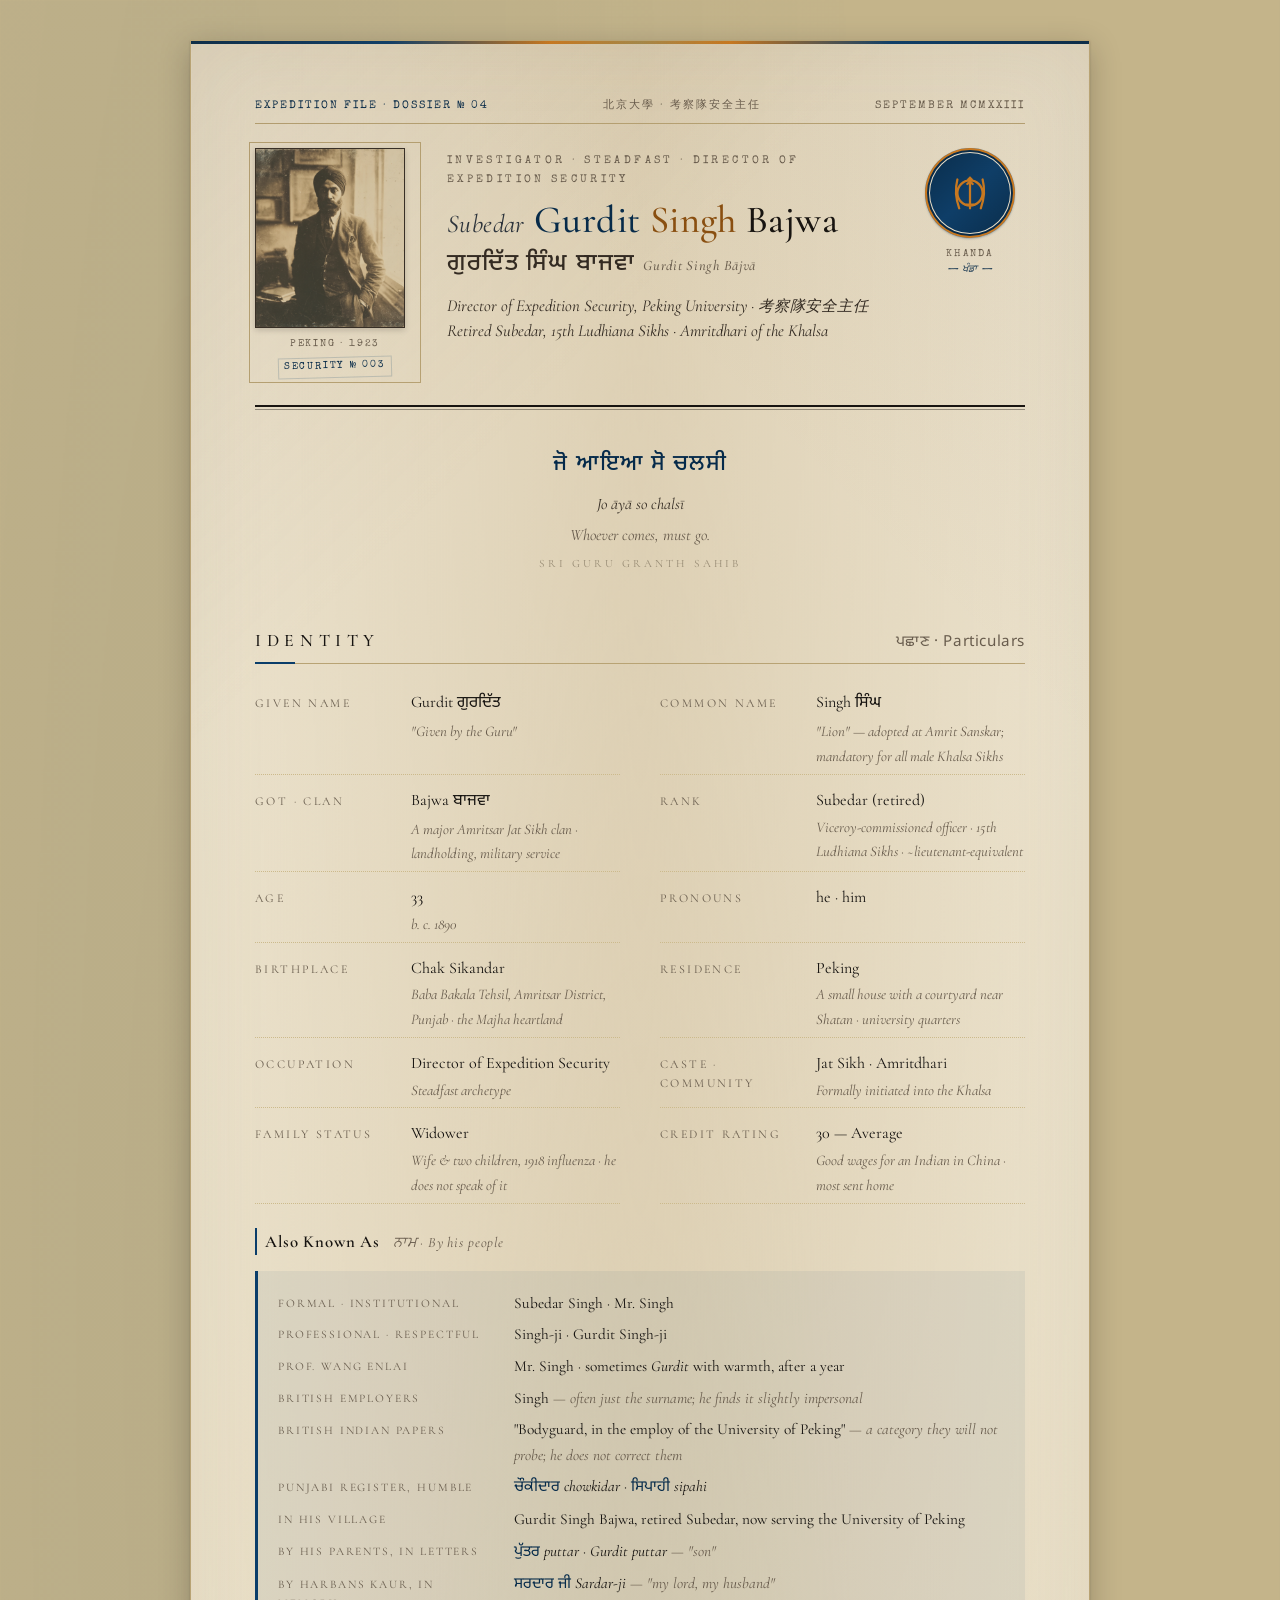
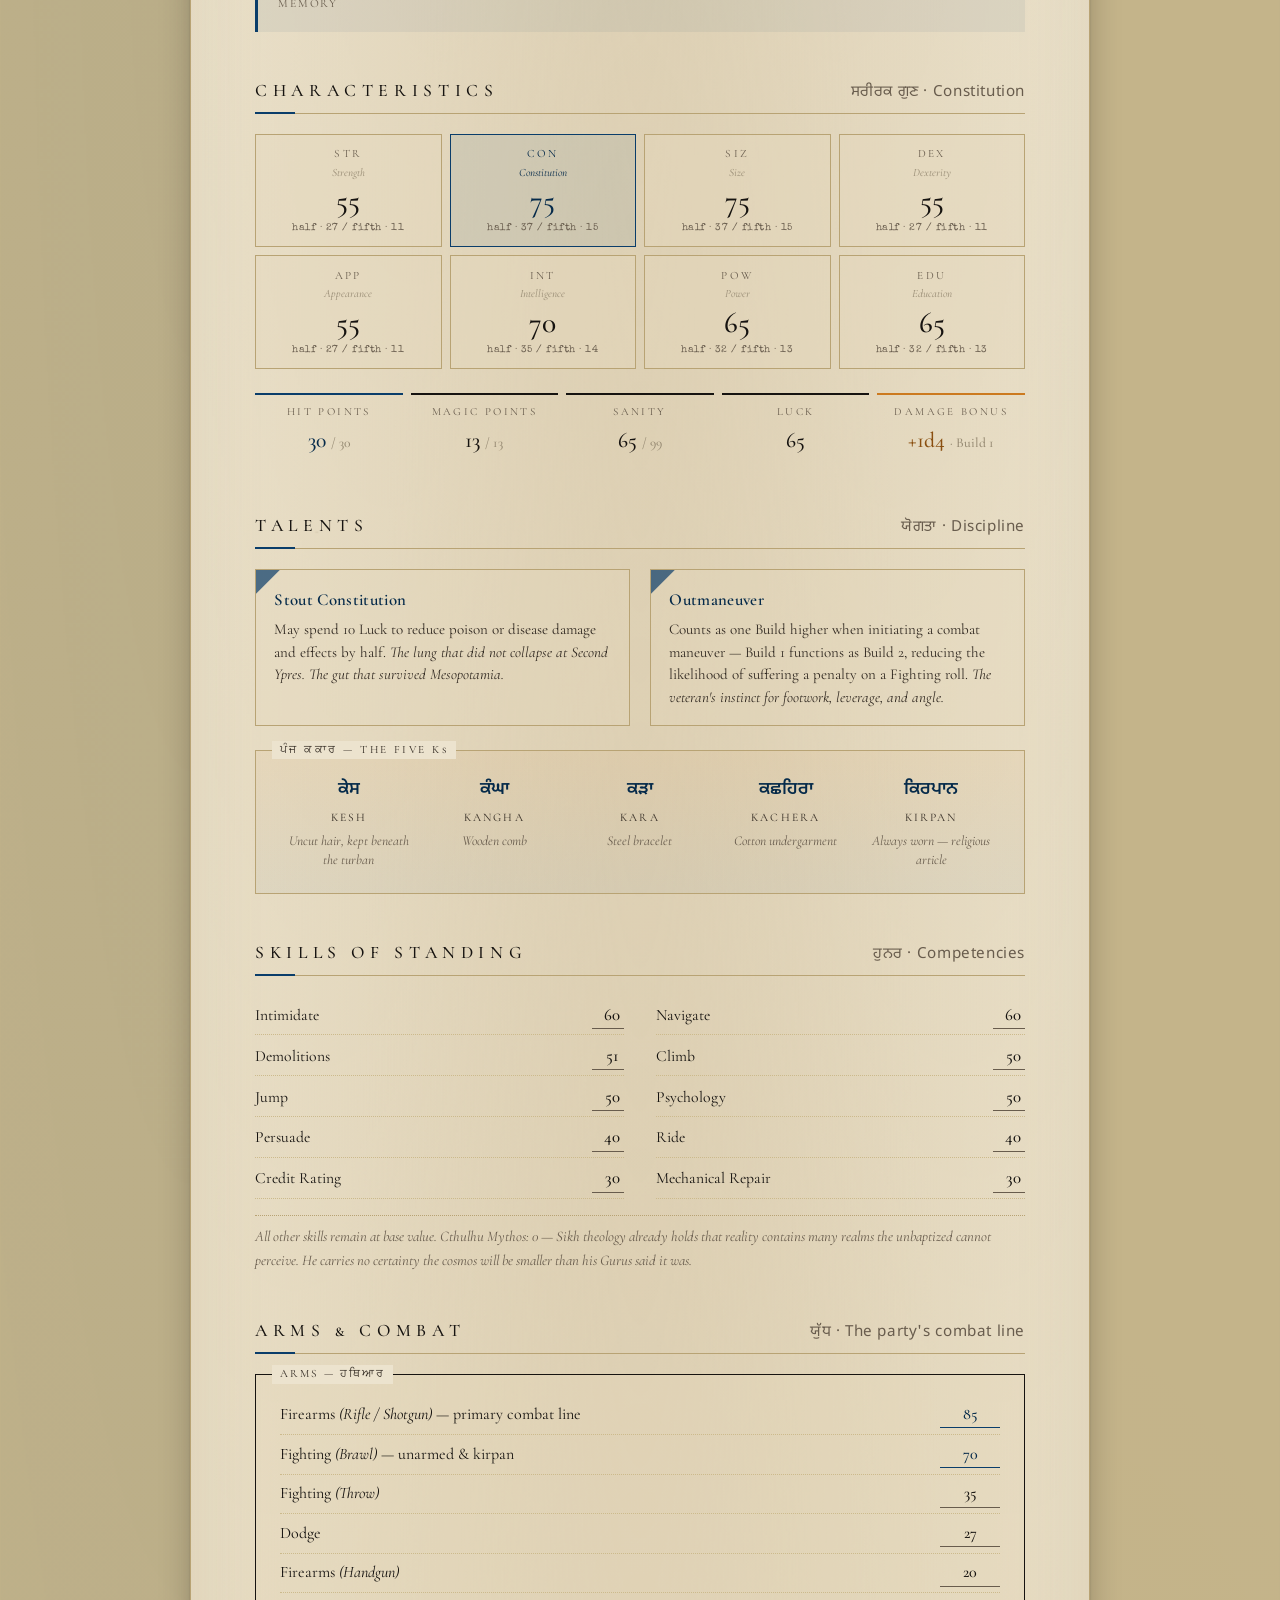
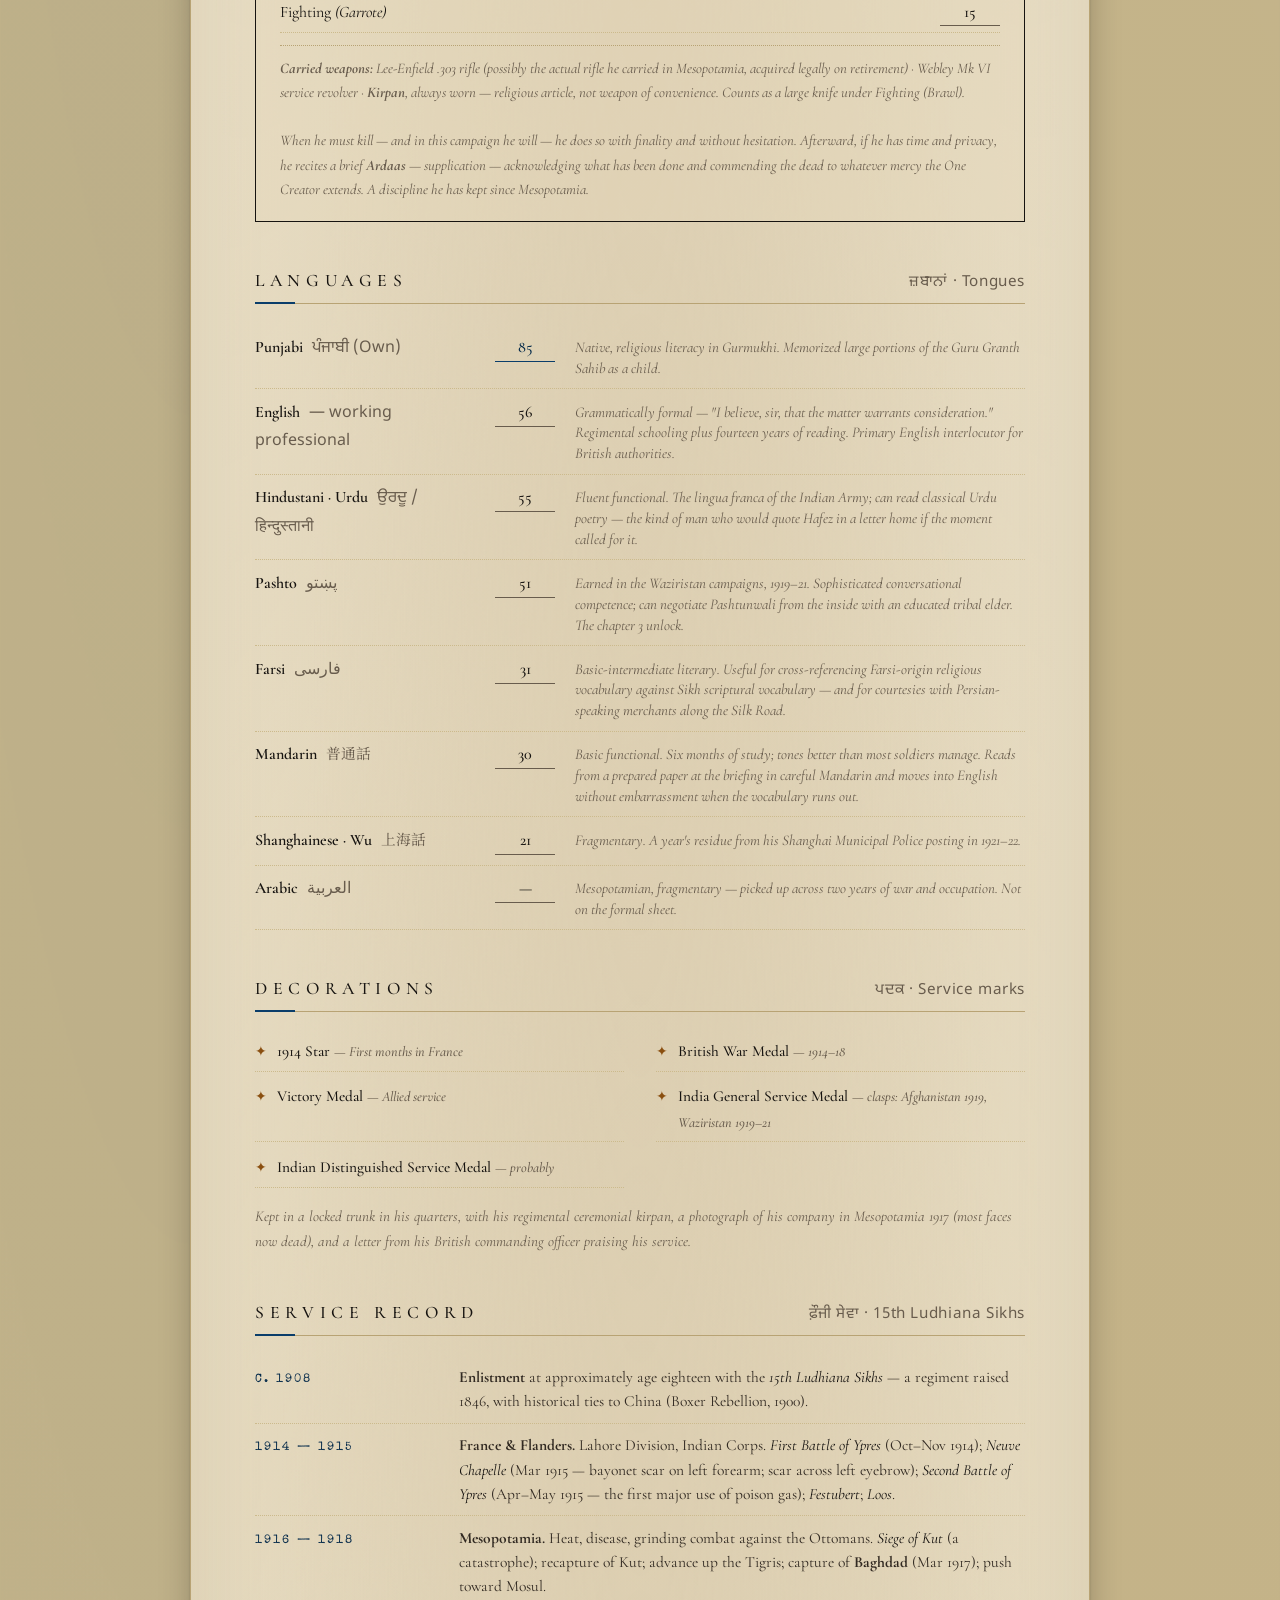
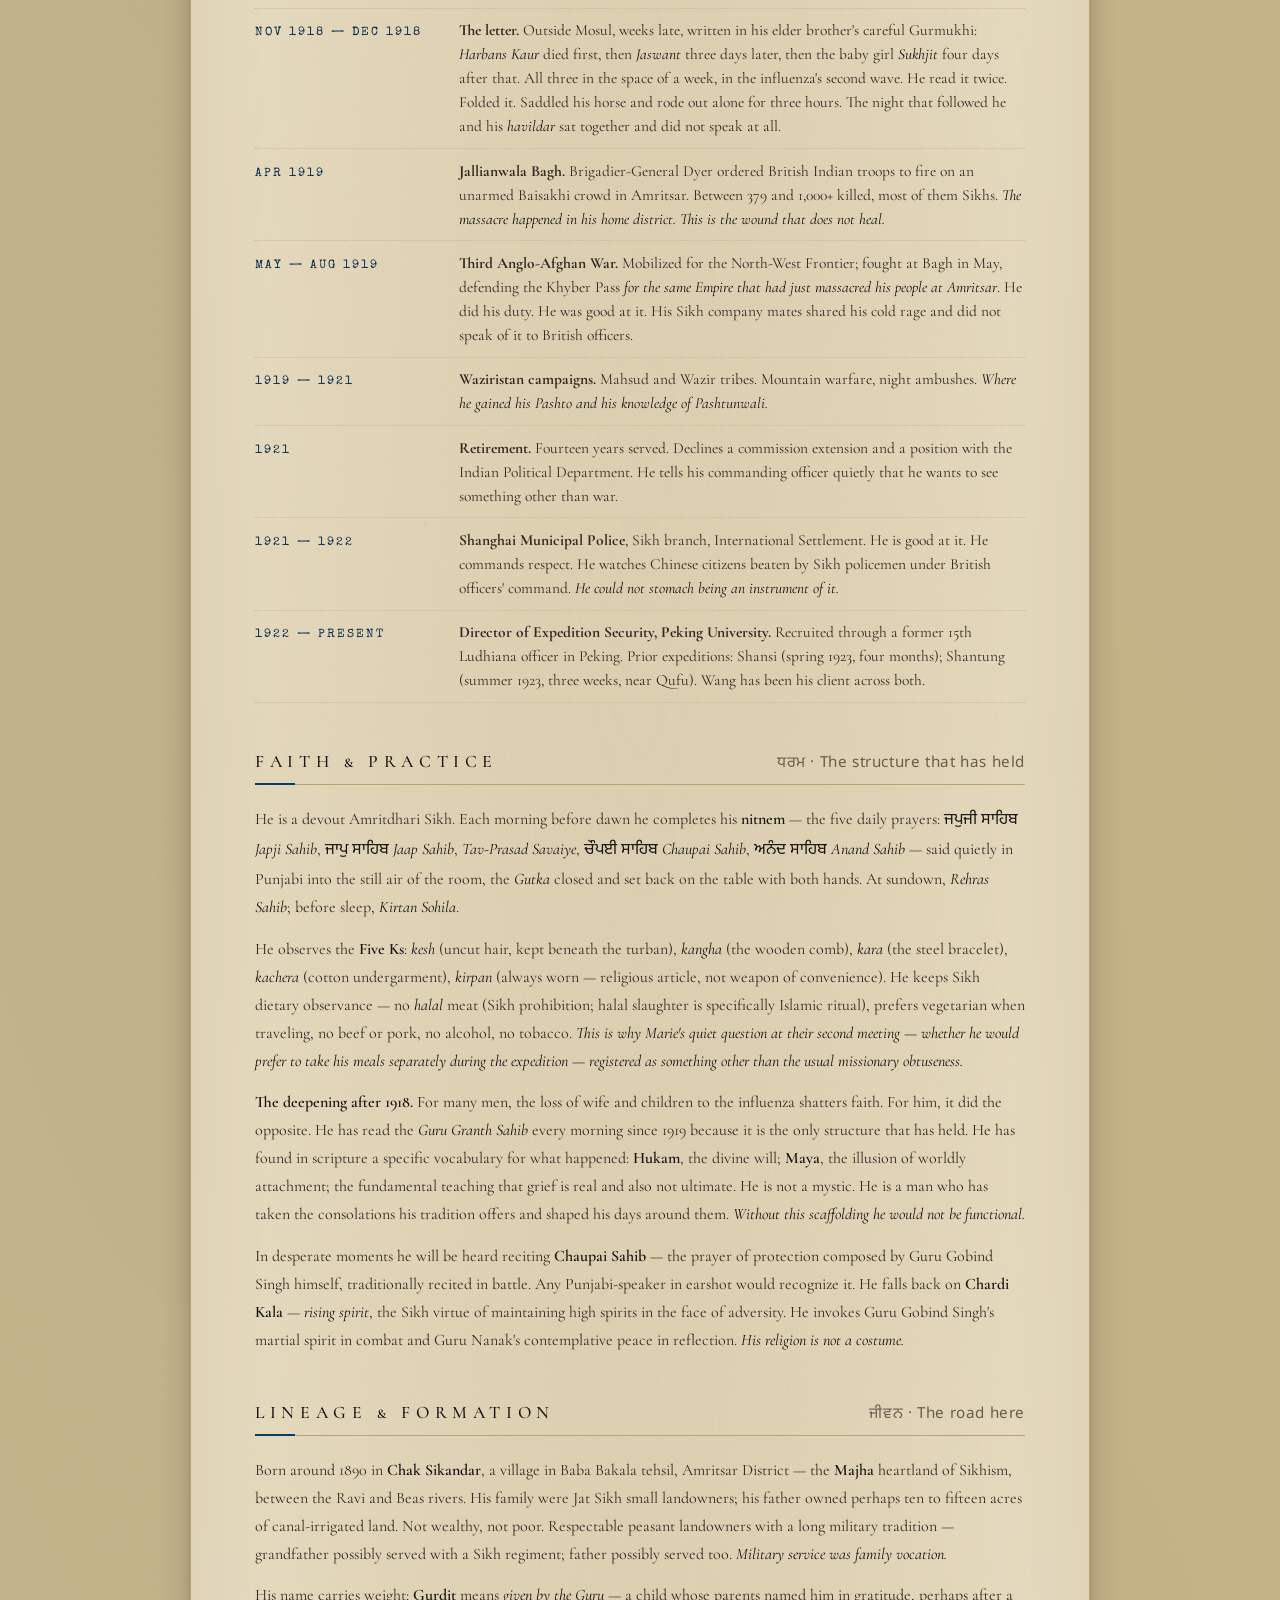
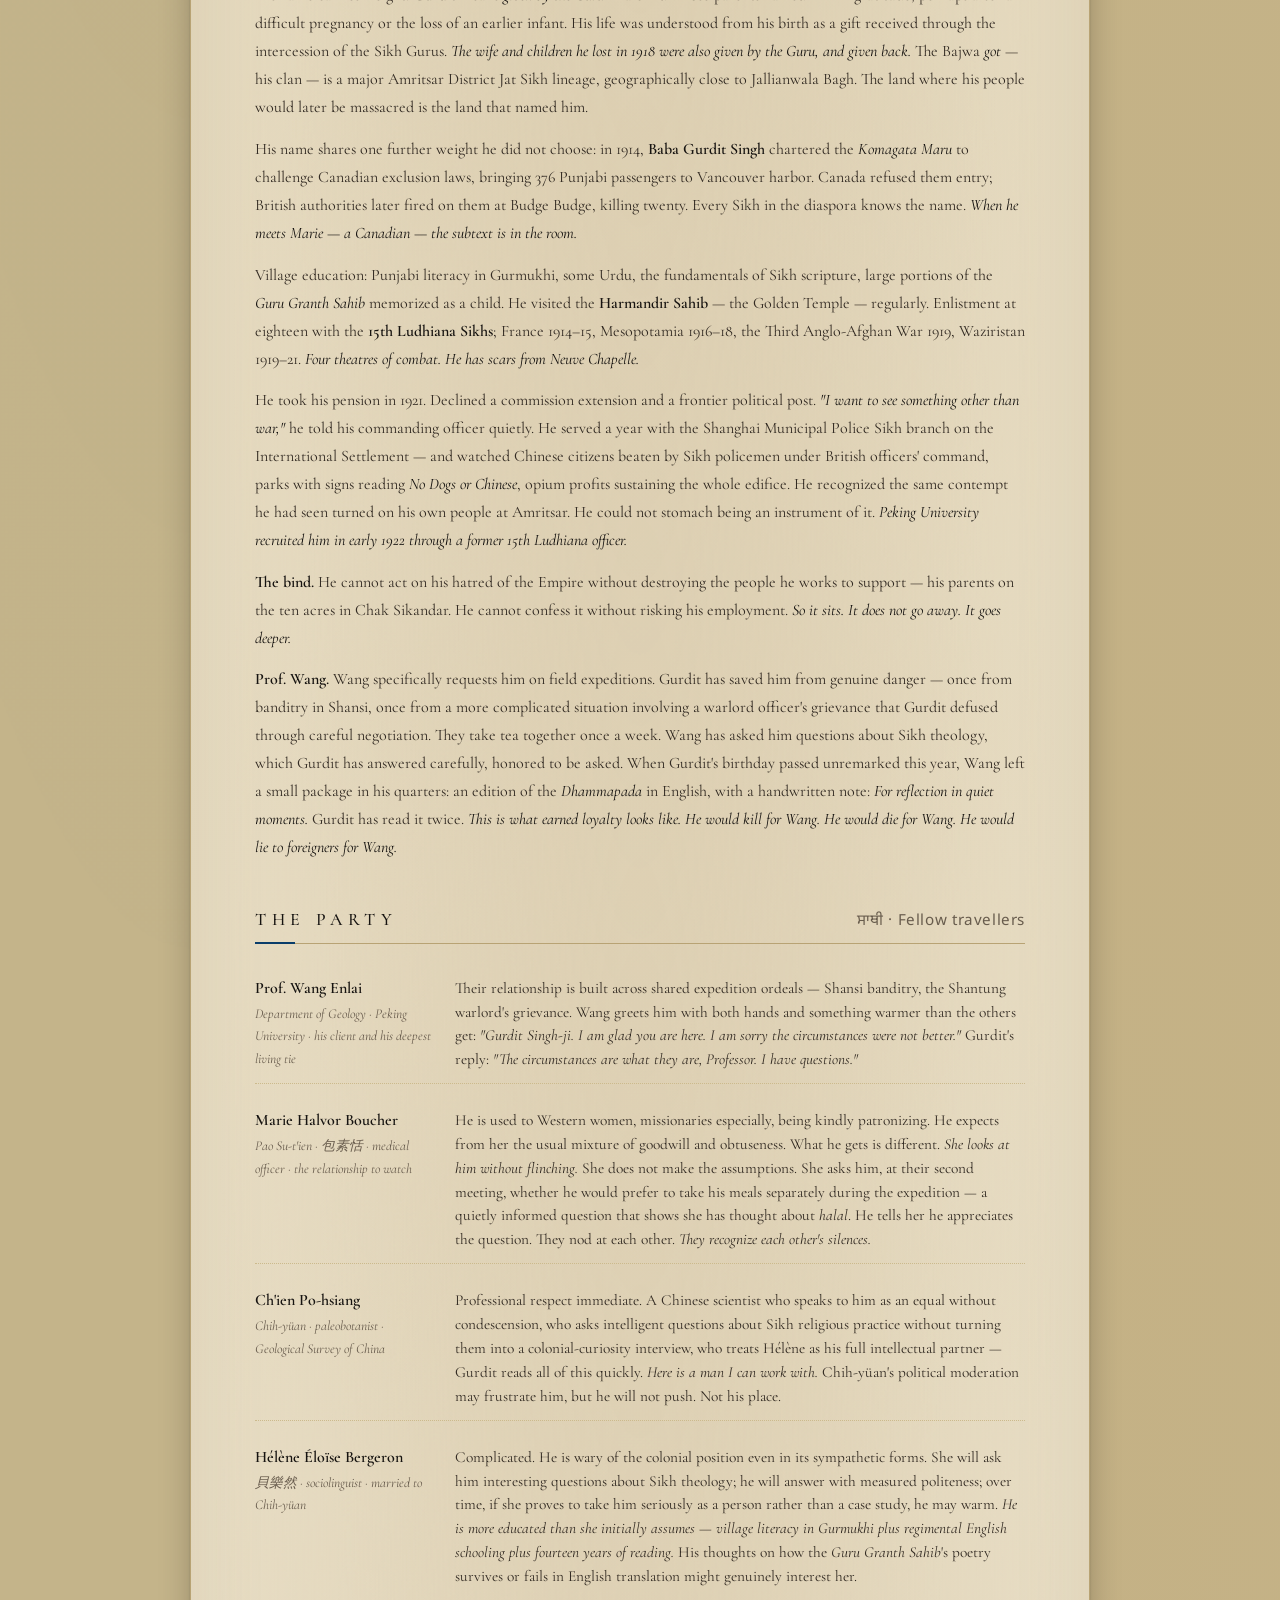
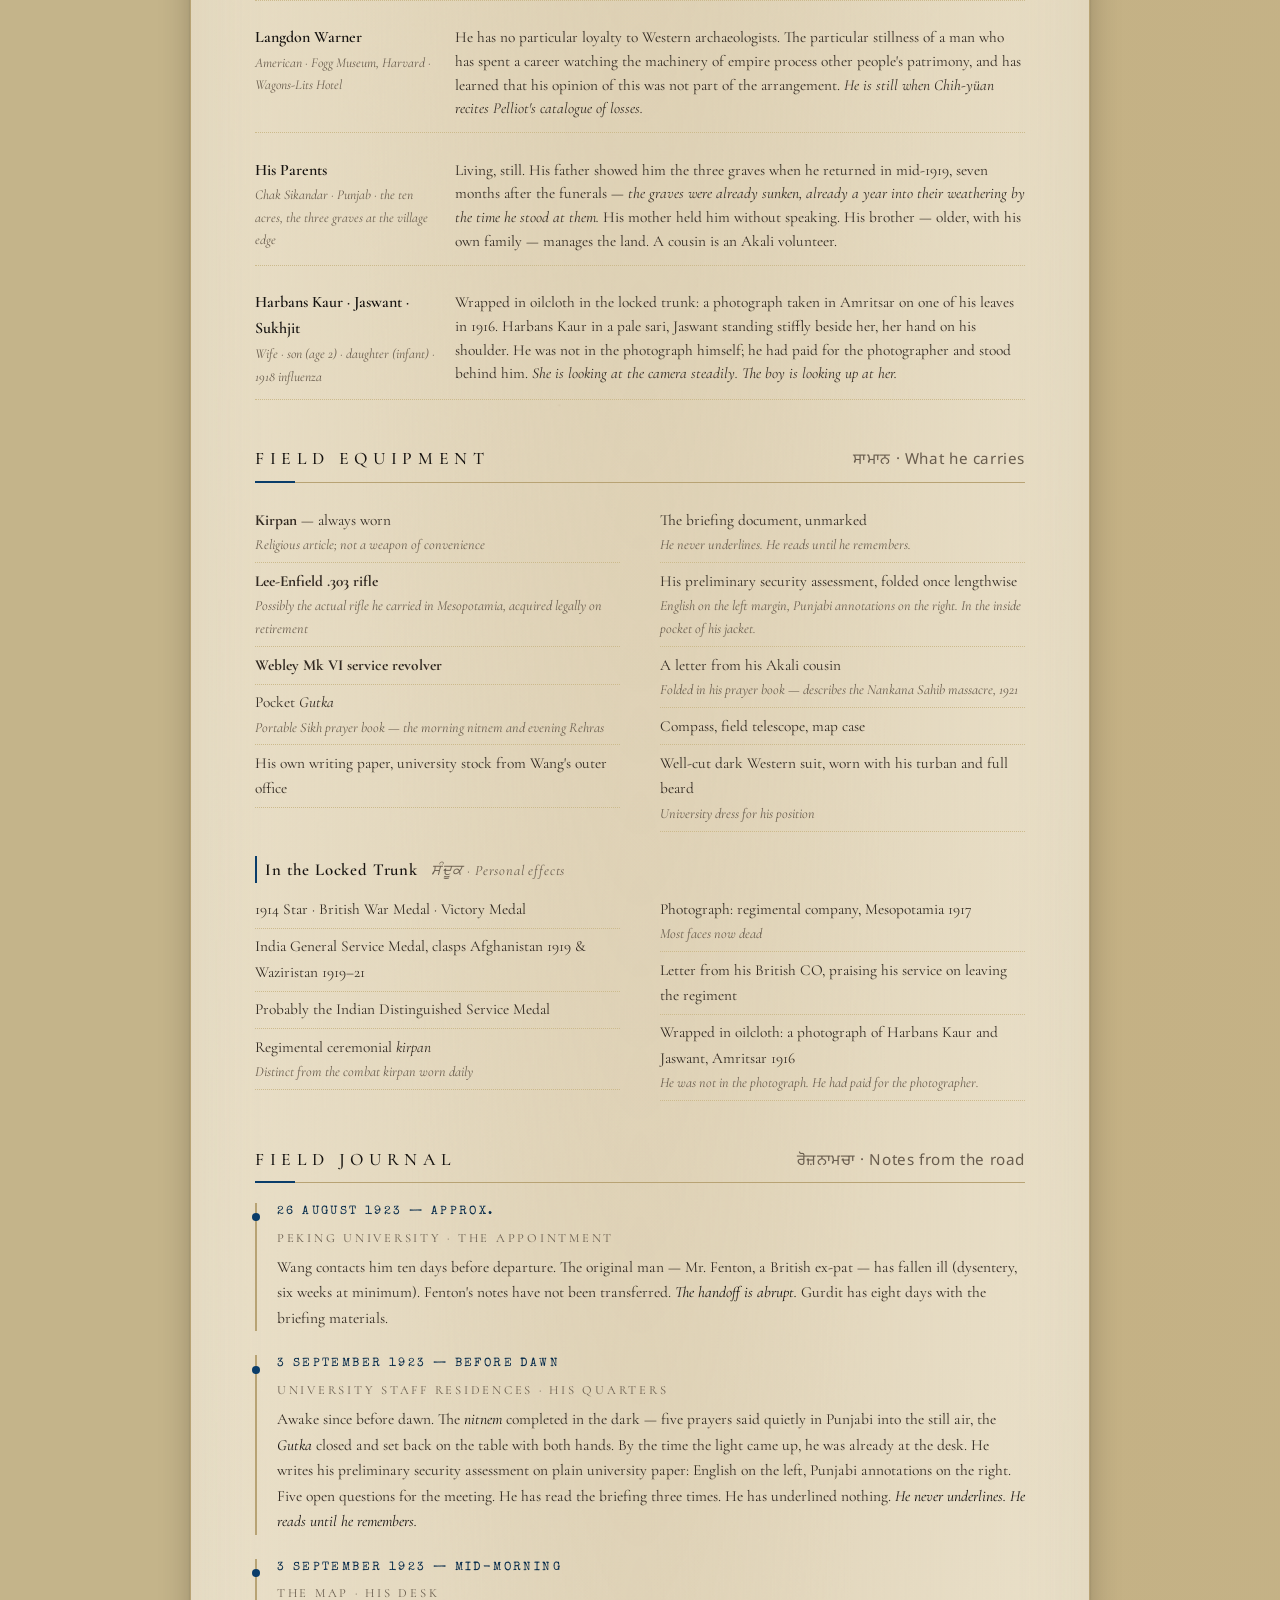
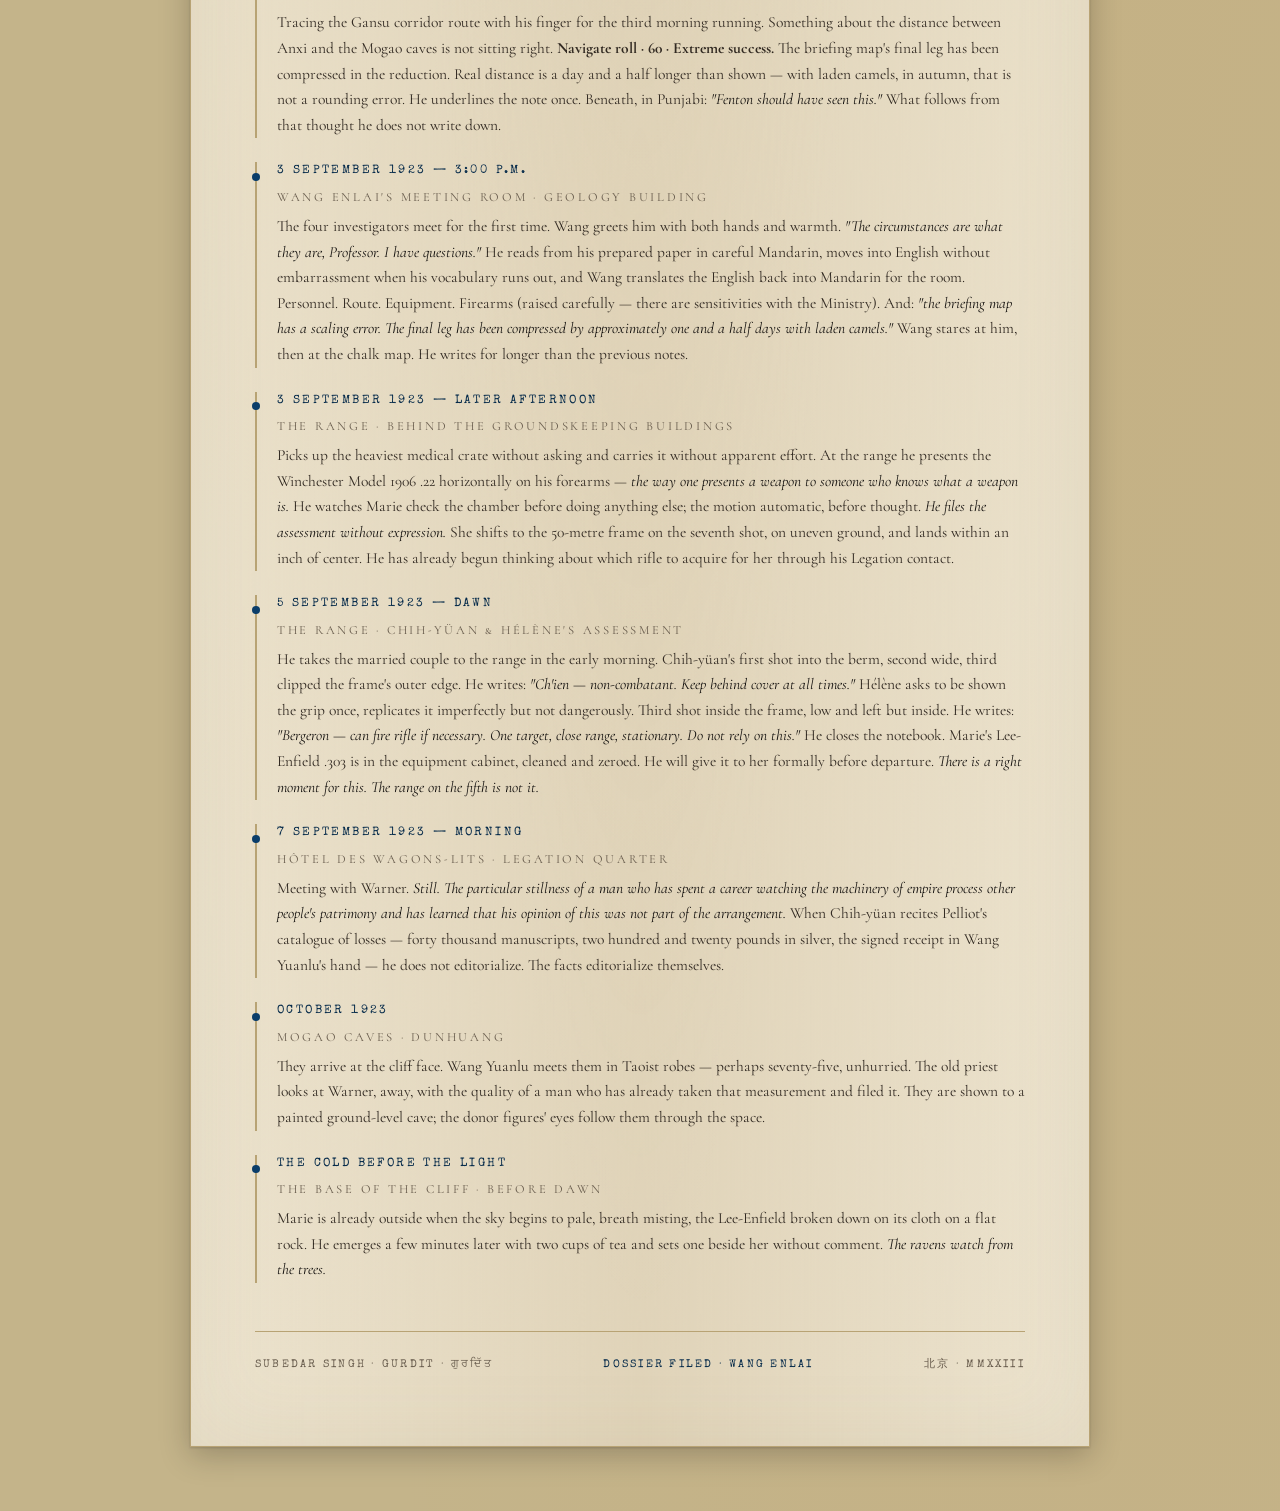
<file: investigators/subedar-gurdit-singh-bajwa/dossier.html>
<!DOCTYPE html>
<html lang="en">
<head>
<meta charset="UTF-8">
<meta name="viewport" content="width=device-width, initial-scale=1.0">
<title>Dossier — Subedar Gurdit Singh Bajwa</title>
<link rel="preconnect" href="https://fonts.googleapis.com">
<link rel="preconnect" href="https://fonts.gstatic.com" crossorigin>
<link href="https://fonts.googleapis.com/css2?family=Cormorant+Garamond:ital,wght@0,300;0,400;0,500;0,600;0,700;1,400;1,500&family=Cormorant+SC:wght@400;500;600;700&family=EB+Garamond:ital,wght@0,400;0,500;1,400&family=Noto+Serif+SC:wght@300;400;500&family=Noto+Sans+Gurmukhi:wght@400;500;600&family=Special+Elite&display=swap" rel="stylesheet">
<style>
  :root {
    --paper:        #ece3ce;
    --paper-warm:   #e3d7bb;
    --paper-fold:   #d4c4a4;
    --paper-shade:  #c4b489;
    --ink:          #161310;
    --ink-soft:     #322a22;
    --ink-faint:    #685c4d;
    --ink-ghost:    #968a73;
    --akali:        #0a3d6a;
    --akali-deep:   #052a4a;
    --akali-faint:  rgba(10, 61, 106, 0.18);
    --saffron:      #cc7a1f;
    --saffron-deep: #8a4f10;
    --steel:        #4a5560;
    --steel-deep:   #2c343d;
    --rule:         #b8a374;
    --rule-soft:    #ccba8c;
    --gold:         #a88a4a;
  }

  * { box-sizing: border-box; }
  html, body {
    margin: 0;
    padding: 0;
    background: #c4b48a;
    color: var(--ink);
    font-family: "Cormorant Garamond", Georgia, serif;
    font-size: 16px;
    line-height: 1.65;
    font-weight: 400;
  }
  body {
    background-image:
      radial-gradient(ellipse at 15% 12%, rgba(10, 61, 106, 0.06) 0%, transparent 45%),
      radial-gradient(ellipse at 85% 80%, rgba(204, 122, 31, 0.05) 0%, transparent 50%);
    min-height: 100vh;
    padding: 2.5rem 1rem 4rem;
  }

  /* ============ DOCUMENT FRAME ============ */
  .document {
    max-width: 900px;
    margin: 0 auto;
    background: var(--paper);
    background-image:
      radial-gradient(ellipse 2px 1px at 14% 19%, rgba(107, 81, 50, 0.16) 0%, transparent 100%),
      radial-gradient(ellipse 1px 1px at 81% 22%, rgba(107, 81, 50, 0.13) 0%, transparent 100%),
      radial-gradient(ellipse 2px 2px at 26% 48%, rgba(107, 81, 50, 0.12) 0%, transparent 100%),
      radial-gradient(ellipse 1px 1px at 72% 63%, rgba(107, 81, 50, 0.15) 0%, transparent 100%),
      radial-gradient(ellipse 2px 1px at 41% 76%, rgba(107, 81, 50, 0.13) 0%, transparent 100%),
      radial-gradient(ellipse 1px 1px at 63% 87%, rgba(107, 81, 50, 0.16) 0%, transparent 100%),
      radial-gradient(ellipse 1px 1px at 10% 93%, rgba(107, 81, 50, 0.14) 0%, transparent 100%),
      radial-gradient(ellipse at 50% 0%, rgba(212, 196, 164, 0.6) 0%, transparent 70%),
      radial-gradient(ellipse at 50% 100%, rgba(212, 196, 164, 0.5) 0%, transparent 70%),
      linear-gradient(180deg, var(--paper) 0%, var(--paper-warm) 50%, var(--paper) 100%);
    padding: 3.5rem 4rem 4.5rem;
    box-shadow:
      0 1px 2px rgba(22, 19, 16, 0.15),
      0 8px 28px rgba(22, 19, 16, 0.25),
      inset 0 0 80px rgba(150, 130, 88, 0.12);
    position: relative;
    border: 1px solid var(--rule);
  }
  /* Top rule: Akali blue + saffron + gold band — Khalsa Nishan colors */
  .document::before {
    content: "";
    position: absolute;
    top: 0; left: 0; right: 0;
    height: 3px;
    background: linear-gradient(90deg,
      var(--akali-deep) 0%,
      var(--akali) 22%,
      var(--saffron) 40%,
      var(--gold) 50%,
      var(--saffron) 60%,
      var(--akali) 78%,
      var(--akali-deep) 100%);
  }
  .document::after {
    content: "";
    position: absolute;
    top: 0; left: 0; right: 0; bottom: 0;
    pointer-events: none;
    background:
      linear-gradient(135deg, rgba(107, 81, 50, 0.10) 0%, transparent 6%),
      linear-gradient(-135deg, rgba(107, 81, 50, 0.08) 0%, transparent 6%);
  }

  /* ============ FILE HEADER STRIP ============ */
  .file-strip {
    display: flex;
    justify-content: space-between;
    align-items: center;
    border-bottom: 1px solid var(--rule);
    padding-bottom: 0.5rem;
    margin-bottom: 1.5rem;
    font-family: "Special Elite", "Courier New", monospace;
    font-size: 0.7rem;
    letter-spacing: 0.18em;
    color: var(--ink-faint);
    text-transform: uppercase;
  }
  .file-strip .file-ref { color: var(--akali-deep); }

  /* ============ MASTHEAD ============ */
  header.masthead {
    display: grid;
    grid-template-columns: 160px 1fr 110px;
    gap: 2rem;
    align-items: start;
    margin-bottom: 2rem;
    padding-bottom: 1.75rem;
    border-bottom: 2px solid var(--ink);
    position: relative;
  }
  header.masthead::after {
    content: "";
    position: absolute;
    bottom: -5px; left: 0; right: 0;
    height: 1px;
    background: var(--ink);
    opacity: 0.4;
  }

  /* Passport-photo frame */
  .portrait-frame {
    position: relative;
  }
  .portrait {
    width: 150px;
    height: 180px;
    object-fit: cover;
    border: 1px solid var(--ink-soft);
    box-shadow:
      inset 0 0 0 4px var(--paper),
      0 2px 6px rgba(22, 19, 16, 0.2);
    filter: sepia(0.15) contrast(0.98);
    display: block;
  }
  .portrait-frame::before {
    content: "";
    position: absolute;
    top: -6px; left: -6px; right: -6px; bottom: -6px;
    border: 1px solid var(--rule);
    pointer-events: none;
  }
  .portrait-caption {
    font-family: "Special Elite", monospace;
    font-size: 0.62rem;
    letter-spacing: 0.18em;
    color: var(--ink-faint);
    text-transform: uppercase;
    text-align: center;
    margin-top: 0.6rem;
    line-height: 1.4;
  }
  .portrait-caption .stamp-line {
    color: var(--akali-deep);
    border: 1px solid var(--akali-faint);
    padding: 0.15rem 0.3rem;
    display: inline-block;
    margin-top: 0.3rem;
    transform: rotate(-1.5deg);
  }

  .title-block {
    padding-top: 0.25rem;
  }
  .eyebrow {
    font-family: "Special Elite", monospace;
    font-size: 0.7rem;
    letter-spacing: 0.3em;
    color: var(--ink-faint);
    text-transform: uppercase;
    margin-bottom: 0.6rem;
  }
  h1.character-name {
    font-family: "Cormorant Garamond", serif;
    font-weight: 500;
    font-size: 2.4rem;
    line-height: 1.1;
    margin: 0 0 0.25rem;
    letter-spacing: 0.01em;
    color: var(--ink);
  }
  .character-name .rank {
    color: var(--steel-deep);
    font-style: italic;
    font-weight: 400;
    font-size: 1.6rem;
  }
  .character-name .given {
    color: var(--akali-deep);
    font-weight: 500;
  }
  .character-name .singh {
    color: var(--saffron-deep);
    font-weight: 500;
  }
  .character-name .got {
    color: var(--ink);
    font-weight: 500;
  }
  .name-gurmukhi {
    font-family: "Noto Sans Gurmukhi", "Cormorant Garamond", serif;
    font-size: 1.5rem;
    font-weight: 500;
    color: var(--ink-soft);
    letter-spacing: 0.05em;
    margin: 0.2rem 0 0.6rem;
  }
  .name-gurmukhi .reading {
    font-family: "Cormorant Garamond", serif;
    font-style: italic;
    font-size: 0.9rem;
    color: var(--ink-faint);
    letter-spacing: 0.05em;
    margin-left: 0.5rem;
  }
  .subtitle {
    font-family: "Cormorant Garamond", serif;
    font-style: italic;
    color: var(--ink-soft);
    font-size: 1.05rem;
    margin: 0;
    line-height: 1.45;
  }

  /* Khanda device (replaces chop/bookplate/cross) */
  .chop-column {
    display: flex;
    flex-direction: column;
    align-items: center;
    gap: 0.6rem;
  }
  .khanda-frame {
    width: 90px;
    height: 90px;
    background: var(--akali-deep);
    background-image: linear-gradient(135deg,
      var(--akali-deep) 0%,
      var(--akali) 50%,
      var(--akali-deep) 100%);
    border-radius: 50%;
    display: flex;
    align-items: center;
    justify-content: center;
    box-shadow:
      inset 0 0 0 2px var(--saffron),
      inset 0 0 0 4px var(--akali-deep),
      inset 0 0 0 5px var(--paper),
      0 1px 2px rgba(10, 61, 106, 0.3);
    position: relative;
  }
  .khanda-frame svg {
    width: 60%;
    height: 60%;
    fill: none;
    stroke: var(--saffron);
    stroke-width: 2.5;
    stroke-linecap: round;
    stroke-linejoin: round;
  }
  .chop-label {
    font-family: "Special Elite", monospace;
    font-size: 0.6rem;
    letter-spacing: 0.18em;
    color: var(--ink-faint);
    text-transform: uppercase;
    text-align: center;
    line-height: 1.4;
  }
  .chop-label .from {
    display: block;
    font-style: italic;
    color: var(--akali-deep);
    text-transform: none;
    letter-spacing: 0.04em;
    margin-top: 0.15rem;
    font-size: 0.62rem;
  }

  /* ============ EPIGRAPH ============ */
  .epigraph {
    margin: 0 0 2.5rem;
    text-align: center;
    padding: 0.5rem 2rem;
  }
  .epigraph-gurmukhi {
    font-family: "Noto Sans Gurmukhi", serif;
    font-size: 1.4rem;
    font-weight: 500;
    color: var(--akali-deep);
    letter-spacing: 0.05em;
    margin-bottom: 0.5rem;
    line-height: 1.6;
  }
  .epigraph-transliteration {
    font-family: "Cormorant Garamond", serif;
    font-style: italic;
    font-size: 1rem;
    color: var(--ink-soft);
    margin-bottom: 0.3rem;
  }
  .epigraph-translation {
    font-family: "Cormorant Garamond", serif;
    font-style: italic;
    color: var(--ink-faint);
    font-size: 1rem;
  }
  .epigraph-source {
    font-family: "Cormorant SC", serif;
    font-size: 0.7rem;
    letter-spacing: 0.28em;
    color: var(--ink-ghost);
    text-transform: uppercase;
    margin-top: 0.4rem;
  }

  /* ============ SECTION HEADERS ============ */
  h2.section-title {
    font-family: "Cormorant SC", serif;
    font-weight: 500;
    font-size: 1.1rem;
    letter-spacing: 0.32em;
    text-transform: uppercase;
    color: var(--ink);
    margin: 2.75rem 0 1.25rem;
    padding-bottom: 0.5rem;
    border-bottom: 1px solid var(--rule);
    position: relative;
    display: flex;
    align-items: baseline;
    justify-content: space-between;
  }
  h2.section-title::before {
    content: "";
    position: absolute;
    bottom: -1px;
    left: 0;
    width: 40px;
    height: 2px;
    background: var(--akali);
  }
  h2.section-title .gloss {
    font-family: "Noto Sans Gurmukhi", "Cormorant Garamond", serif;
    font-style: normal;
    font-size: 0.95rem;
    letter-spacing: 0.04em;
    color: var(--ink-faint);
    font-weight: 400;
    text-transform: none;
  }

  h3.subsection {
    font-family: "Cormorant Garamond", serif;
    font-weight: 600;
    font-size: 1.05rem;
    letter-spacing: 0.05em;
    color: var(--ink);
    margin: 1.5rem 0 0.5rem;
    padding-left: 0.5rem;
    border-left: 2px solid var(--akali);
  }
  h3.subsection .gloss {
    font-family: "Cormorant Garamond", serif;
    font-style: italic;
    font-weight: 400;
    color: var(--ink-faint);
    font-size: 0.9rem;
    margin-left: 0.5rem;
  }

  p { margin: 0 0 0.85rem; }

  /* ============ IDENTITY GRID ============ */
  .identity-grid {
    display: grid;
    grid-template-columns: 1fr 1fr;
    gap: 0.4rem 2.5rem;
    margin-bottom: 1rem;
  }
  .id-row {
    display: grid;
    grid-template-columns: 140px 1fr;
    gap: 1rem;
    padding: 0.35rem 0;
    border-bottom: 1px dotted var(--rule-soft);
    align-items: baseline;
  }
  .id-label {
    font-family: "Cormorant SC", serif;
    font-size: 0.75rem;
    letter-spacing: 0.2em;
    color: var(--ink-faint);
    text-transform: uppercase;
  }
  .id-value {
    font-family: "Cormorant Garamond", serif;
    font-size: 1rem;
    color: var(--ink);
  }
  .id-value .gur {
    font-family: "Noto Sans Gurmukhi", serif;
  }
  .id-value .cn { font-family: "Noto Serif SC", serif; }
  .id-value .secondary {
    display: block;
    font-style: italic;
    font-size: 0.92rem;
    color: var(--ink-faint);
    margin-top: 0.1rem;
  }

  /* ============ ALSO KNOWN AS ============ */
  .aka-block {
    background: rgba(10, 61, 106, 0.06);
    border-left: 3px solid var(--akali);
    padding: 1rem 1.25rem;
    margin: 1rem 0;
  }
  .aka-row {
    display: grid;
    grid-template-columns: 220px 1fr;
    gap: 1rem;
    padding: 0.2rem 0;
    font-size: 0.96rem;
  }
  .aka-row .context {
    font-family: "Cormorant SC", serif;
    font-size: 0.72rem;
    letter-spacing: 0.16em;
    color: var(--ink-faint);
    text-transform: uppercase;
    padding-top: 0.2rem;
  }
  .aka-row .form {
    color: var(--ink);
  }
  .aka-row .form .gur {
    font-family: "Noto Sans Gurmukhi", serif;
    color: var(--akali-deep);
  }
  .aka-row .form .cn {
    font-family: "Noto Serif SC", serif;
    margin-left: 0.3rem;
    color: var(--ink-soft);
  }

  /* ============ CHARACTERISTICS BLOCK ============ */
  .characteristics {
    display: grid;
    grid-template-columns: repeat(4, 1fr);
    gap: 0.5rem;
    margin: 1rem 0 1.5rem;
  }
  .stat-cell {
    border: 1px solid var(--rule);
    background: rgba(227, 215, 187, 0.4);
    padding: 0.65rem 0.5rem 0.55rem;
    text-align: center;
    position: relative;
  }
  .stat-cell .stat-label {
    font-family: "Cormorant SC", serif;
    font-size: 0.7rem;
    letter-spacing: 0.22em;
    color: var(--ink-faint);
    text-transform: uppercase;
    display: block;
  }
  .stat-cell .stat-full {
    font-family: "Cormorant Garamond", serif;
    font-style: italic;
    font-size: 0.7rem;
    color: var(--ink-ghost);
    display: block;
    margin-bottom: 0.2rem;
  }
  .stat-cell .stat-value {
    font-family: "Cormorant Garamond", serif;
    font-size: 1.85rem;
    font-weight: 500;
    color: var(--ink);
    line-height: 1.1;
    display: block;
  }
  .stat-cell .stat-half {
    font-family: "Special Elite", monospace;
    font-size: 0.65rem;
    color: var(--ink-faint);
    letter-spacing: 0.05em;
    display: block;
    margin-top: 0.15rem;
  }
  .stat-cell.signature {
    background: rgba(10, 61, 106, 0.08);
    border-color: var(--akali);
  }
  .stat-cell.signature .stat-label,
  .stat-cell.signature .stat-full { color: var(--akali-deep); }
  .stat-cell.signature .stat-value { color: var(--akali-deep); }

  /* ============ DERIVED ATTRIBUTES ============ */
  .derived-row {
    display: grid;
    grid-template-columns: repeat(5, 1fr);
    gap: 0.5rem;
    margin-bottom: 1.5rem;
  }
  .derived-cell {
    border-top: 2px solid var(--ink);
    padding: 0.5rem 0.4rem;
    text-align: center;
  }
  .derived-cell .d-label {
    font-family: "Cormorant SC", serif;
    font-size: 0.68rem;
    letter-spacing: 0.22em;
    color: var(--ink-faint);
    text-transform: uppercase;
  }
  .derived-cell .d-value {
    font-family: "Cormorant Garamond", serif;
    font-size: 1.35rem;
    font-weight: 500;
    color: var(--ink);
    margin-top: 0.15rem;
  }
  .derived-cell .d-value .of {
    color: var(--ink-ghost);
    font-size: 0.85rem;
  }
  .derived-cell.signature { border-top-color: var(--akali); }
  .derived-cell.signature .d-value { color: var(--akali-deep); }
  .derived-cell.warning { border-top-color: var(--saffron); }
  .derived-cell.warning .d-value { color: var(--saffron-deep); }

  /* ============ SKILLS LIST ============ */
  .skills-grid {
    display: grid;
    grid-template-columns: 1fr 1fr;
    gap: 0.1rem 2rem;
  }
  .skill-row {
    display: flex;
    align-items: baseline;
    justify-content: space-between;
    padding: 0.3rem 0;
    border-bottom: 1px dotted var(--rule-soft);
    gap: 0.5rem;
  }
  .skill-row .skill-name {
    font-family: "Cormorant Garamond", serif;
    font-size: 0.98rem;
    color: var(--ink);
    flex-shrink: 1;
    min-width: 0;
  }
  .skill-row .skill-name .annotation {
    color: var(--ink-faint);
    font-style: italic;
    font-size: 0.88rem;
  }
  .skill-row .skill-value {
    font-family: "Cormorant Garamond", serif;
    font-size: 1.05rem;
    font-weight: 500;
    color: var(--ink);
    white-space: nowrap;
    padding-left: 0.5rem;
    border-bottom: 1px solid var(--ink-faint);
    min-width: 32px;
    text-align: center;
  }
  .skill-row.highlight .skill-value {
    color: var(--akali-deep);
    border-color: var(--akali);
  }

  .skills-note {
    font-family: "Cormorant Garamond", serif;
    font-style: italic;
    font-size: 0.92rem;
    color: var(--ink-faint);
    margin-top: 1rem;
    padding-top: 0.5rem;
    border-top: 1px dotted var(--rule);
  }

  /* ============ COMBAT BOX ============ */
  .combat-box {
    border: 1px solid var(--ink);
    background: rgba(227, 215, 187, 0.3);
    padding: 1.25rem 1.5rem;
    margin: 1rem 0;
    position: relative;
  }
  .combat-box::before {
    content: "ARMS — ਹਥਿਆਰ";
    position: absolute;
    top: -10px;
    left: 1rem;
    background: var(--paper);
    padding: 0 0.5rem;
    font-family: "Cormorant SC", serif;
    font-size: 0.7rem;
    letter-spacing: 0.18em;
    color: var(--ink-soft);
  }
  .combat-row {
    display: grid;
    grid-template-columns: 1fr 60px;
    gap: 1rem;
    padding: 0.35rem 0;
    border-bottom: 1px dotted var(--rule-soft);
  }
  .combat-row:last-child { border-bottom: none; }
  .combat-row .c-name { color: var(--ink); }
  .combat-row .c-value {
    font-weight: 500;
    text-align: center;
    border-bottom: 1px solid var(--ink-faint);
  }
  .combat-row.highlight .c-value {
    color: var(--akali-deep);
    border-color: var(--akali);
  }
  .combat-note {
    font-style: italic;
    color: var(--ink-faint);
    font-size: 0.92rem;
    margin-top: 0.75rem;
    padding-top: 0.6rem;
    border-top: 1px dotted var(--rule);
  }

  /* ============ LANGUAGES BLOCK ============ */
  .languages {
    margin: 1rem 0;
  }
  .language-row {
    display: grid;
    grid-template-columns: 220px 60px 1fr;
    gap: 1.25rem;
    padding: 0.6rem 0;
    border-bottom: 1px dotted var(--rule-soft);
    align-items: baseline;
  }
  .language-row .lang-name {
    font-family: "Cormorant Garamond", serif;
    font-weight: 600;
    font-size: 1rem;
    color: var(--ink);
  }
  .language-row .lang-name .gur {
    font-family: "Noto Sans Gurmukhi", serif;
    color: var(--ink-faint);
    font-weight: 400;
    margin-left: 0.3rem;
  }
  .language-row .lang-name .cn {
    font-family: "Noto Serif SC", serif;
    color: var(--ink-faint);
    font-weight: 400;
    font-size: 0.92rem;
    margin-left: 0.3rem;
  }
  .language-row .lang-value {
    font-family: "Cormorant Garamond", serif;
    font-weight: 500;
    color: var(--ink);
    border-bottom: 1px solid var(--ink-faint);
    text-align: center;
    padding-bottom: 0.05rem;
  }
  .language-row.own .lang-value {
    color: var(--akali-deep);
    border-color: var(--akali);
  }
  .language-row .lang-note {
    font-style: italic;
    font-size: 0.93rem;
    color: var(--ink-faint);
    line-height: 1.4;
  }

  /* ============ TALENTS BOX ============ */
  .talents-grid {
    display: grid;
    grid-template-columns: 1fr 1fr;
    gap: 1.25rem;
    margin: 1rem 0;
  }
  .talent-card {
    border: 1px solid var(--rule);
    background: rgba(227, 215, 187, 0.25);
    padding: 1rem 1.15rem;
    position: relative;
  }
  .talent-card::before {
    content: "";
    position: absolute;
    top: 0; left: 0;
    width: 24px;
    height: 24px;
    background: var(--akali);
    clip-path: polygon(0 0, 100% 0, 0 100%);
    opacity: 0.7;
  }
  .talent-card .talent-name {
    font-family: "Cormorant Garamond", serif;
    font-weight: 600;
    font-size: 1.05rem;
    color: var(--akali-deep);
    margin-bottom: 0.3rem;
    letter-spacing: 0.02em;
  }
  .talent-card .talent-desc {
    font-size: 0.94rem;
    color: var(--ink-soft);
    line-height: 1.5;
  }

  /* ============ FIVE Ks / DEVOTIONAL BOX ============ */
  .devotional-box {
    border: 1px solid var(--rule);
    background: linear-gradient(180deg,
      rgba(204, 122, 31, 0.06) 0%,
      rgba(10, 61, 106, 0.04) 100%);
    padding: 1.5rem 1.75rem;
    margin: 1.5rem 0;
    position: relative;
  }
  .devotional-box::before {
    content: "ਪੰਜ ਕਕਾਰ — THE FIVE Ks";
    position: absolute;
    top: -10px;
    left: 1rem;
    background: var(--paper);
    padding: 0 0.5rem;
    font-family: "Cormorant SC", serif;
    font-size: 0.7rem;
    letter-spacing: 0.22em;
    color: var(--ink-soft);
  }
  .devotional-grid {
    display: grid;
    grid-template-columns: repeat(5, 1fr);
    gap: 1rem;
    text-align: center;
  }
  .kakar {
    display: flex;
    flex-direction: column;
    align-items: center;
    gap: 0.3rem;
  }
  .kakar .k-gur {
    font-family: "Noto Sans Gurmukhi", serif;
    font-size: 1.1rem;
    font-weight: 600;
    color: var(--akali-deep);
  }
  .kakar .k-name {
    font-family: "Cormorant SC", serif;
    font-size: 0.72rem;
    letter-spacing: 0.18em;
    color: var(--ink-soft);
    text-transform: uppercase;
  }
  .kakar .k-meaning {
    font-style: italic;
    font-size: 0.85rem;
    color: var(--ink-faint);
    line-height: 1.35;
  }

  /* ============ BIOGRAPHY PROSE ============ */
  .prose-block {
    font-size: 1rem;
    line-height: 1.75;
    color: var(--ink-soft);
  }
  .prose-block p { margin-bottom: 0.85rem; }
  .prose-block em { color: var(--ink); font-style: italic; }
  .prose-block .gur {
    font-family: "Noto Sans Gurmukhi", serif;
    color: var(--ink);
  }
  .prose-block .cn {
    font-family: "Noto Serif SC", serif;
    color: var(--ink);
  }
  .prose-block strong {
    font-weight: 600;
    color: var(--ink);
  }

  /* ============ SERVICE RECORD ============ */
  .service-record {
    margin: 1rem 0 1.5rem;
  }
  .service-row {
    display: grid;
    grid-template-columns: 180px 1fr;
    gap: 1.5rem;
    padding: 0.6rem 0;
    border-bottom: 1px dotted var(--rule-soft);
    align-items: baseline;
  }
  .service-row .s-year {
    font-family: "Special Elite", monospace;
    font-size: 0.78rem;
    letter-spacing: 0.16em;
    color: var(--akali-deep);
    text-transform: uppercase;
  }
  .service-row .s-text {
    font-size: 0.97rem;
    color: var(--ink-soft);
    line-height: 1.55;
  }
  .service-row .s-text em { color: var(--ink); }

  /* ============ DECORATIONS ============ */
  .decorations-grid {
    display: grid;
    grid-template-columns: repeat(2, 1fr);
    gap: 0.4rem 2rem;
    margin: 1rem 0;
  }
  .decoration {
    padding: 0.4rem 0;
    border-bottom: 1px dotted var(--rule-soft);
    display: flex;
    align-items: baseline;
    gap: 0.6rem;
  }
  .decoration::before {
    content: "✦";
    color: var(--saffron-deep);
    font-size: 0.9rem;
    flex-shrink: 0;
  }
  .decoration .d-name {
    font-family: "Cormorant Garamond", serif;
    font-weight: 500;
    color: var(--ink);
    font-size: 0.96rem;
  }
  .decoration .d-detail {
    font-style: italic;
    color: var(--ink-faint);
    font-size: 0.88rem;
  }

  /* ============ FIELD JOURNAL ============ */
  .journal-entry {
    margin-bottom: 1.5rem;
    padding-left: 1.25rem;
    border-left: 2px solid var(--rule);
    position: relative;
  }
  .journal-entry::before {
    content: "";
    position: absolute;
    left: -5px;
    top: 0.65rem;
    width: 8px;
    height: 8px;
    background: var(--akali);
    border-radius: 50%;
  }
  .journal-entry .date {
    font-family: "Special Elite", monospace;
    font-size: 0.75rem;
    letter-spacing: 0.2em;
    color: var(--akali-deep);
    text-transform: uppercase;
    margin-bottom: 0.3rem;
    display: block;
  }
  .journal-entry .place {
    font-family: "Cormorant SC", serif;
    font-size: 0.78rem;
    letter-spacing: 0.22em;
    color: var(--ink-faint);
    text-transform: uppercase;
    margin-bottom: 0.4rem;
    display: block;
  }
  .journal-entry .journal-text {
    font-size: 0.97rem;
    color: var(--ink-soft);
    line-height: 1.65;
  }
  .journal-entry .journal-text em { color: var(--ink); }

  /* ============ RELATIONSHIPS ============ */
  .rel-grid {
    display: grid;
    grid-template-columns: 1fr;
    gap: 0.75rem;
  }
  .rel-row {
    display: grid;
    grid-template-columns: 180px 1fr;
    gap: 1.25rem;
    padding: 0.7rem 0;
    border-bottom: 1px dotted var(--rule-soft);
    align-items: baseline;
  }
  .rel-row .rel-name {
    font-family: "Cormorant Garamond", serif;
    font-weight: 600;
    color: var(--ink);
    font-size: 1rem;
  }
  .rel-row .rel-name .secondary {
    display: block;
    font-family: "Cormorant Garamond", serif;
    font-style: italic;
    font-weight: 400;
    font-size: 0.85rem;
    color: var(--ink-faint);
    margin-top: 0.1rem;
  }
  .rel-row .rel-desc {
    font-size: 0.96rem;
    color: var(--ink-soft);
    line-height: 1.55;
  }

  /* ============ POSSESSIONS ============ */
  .possessions-list {
    list-style: none;
    padding: 0;
    margin: 0;
    columns: 2;
    column-gap: 2.5rem;
  }
  .possessions-list li {
    padding: 0.35rem 0;
    border-bottom: 1px dotted var(--rule-soft);
    font-size: 0.96rem;
    color: var(--ink-soft);
    break-inside: avoid;
  }
  .possessions-list li .item-detail {
    font-style: italic;
    color: var(--ink-faint);
    font-size: 0.88rem;
    display: block;
  }

  /* ============ FOOTER ============ */
  footer.colophon {
    margin-top: 3rem;
    padding-top: 1.5rem;
    border-top: 1px solid var(--rule);
    display: flex;
    justify-content: space-between;
    align-items: center;
    font-family: "Special Elite", monospace;
    font-size: 0.7rem;
    letter-spacing: 0.2em;
    color: var(--ink-faint);
    text-transform: uppercase;
  }
  footer.colophon .colophon-seal {
    color: var(--akali-deep);
  }

  /* ============ MOBILE ============ */
  @media (max-width: 720px) {
    body { padding: 1rem 0.5rem; }
    .document { padding: 2rem 1.5rem 3rem; }
    header.masthead {
      grid-template-columns: 1fr;
      gap: 1.5rem;
      text-align: center;
    }
    .portrait-frame, .chop-column {
      justify-self: center;
      align-items: center;
      display: flex;
      flex-direction: column;
    }
    h1.character-name { font-size: 1.85rem; }
    .character-name .rank { font-size: 1.25rem; }
    .identity-grid, .skills-grid, .talents-grid { grid-template-columns: 1fr; }
    .id-row, .aka-row, .rel-row, .service-row { grid-template-columns: 1fr; gap: 0.2rem; }
    .characteristics { grid-template-columns: repeat(2, 1fr); }
    .derived-row { grid-template-columns: repeat(2, 1fr); }
    .language-row { grid-template-columns: 1fr; gap: 0.3rem; }
    .possessions-list, .decorations-grid { columns: 1; grid-template-columns: 1fr; }
    .file-strip { flex-direction: column; gap: 0.3rem; align-items: flex-start; }
    .devotional-grid { grid-template-columns: repeat(2, 1fr); gap: 1.25rem; }
  }
</style>
</head>
<body>

<article class="document">

  <!-- ============ FILE STRIP ============ -->
  <div class="file-strip">
    <span class="file-ref">EXPEDITION FILE · DOSSIER № 04</span>
    <span>北京大學 · 考察隊安全主任</span>
    <span>SEPTEMBER MCMXXIII</span>
  </div>

  <!-- ============ MASTHEAD ============ -->
  <header class="masthead">

    <div class="portrait-frame">
      <img class="portrait" src="gurdit.png" alt="Photograph of Subedar Gurdit Singh Bajwa in dark suit and turban">
      <div class="portrait-caption">
        Peking · 1923<br>
        <span class="stamp-line">SECURITY № 003</span>
      </div>
    </div>

    <div class="title-block">
      <div class="eyebrow">Investigator · Steadfast · Director of Expedition Security</div>
      <h1 class="character-name">
        <span class="rank">Subedar</span> <span class="given">Gurdit</span> <span class="singh">Singh</span> <span class="got">Bajwa</span>
      </h1>
      <div class="name-gurmukhi">
        ਗੁਰਦਿੱਤ ਸਿੰਘ ਬਾਜਵਾ<span class="reading">Gurdit Singh Bājvā</span>
      </div>
      <p class="subtitle">
        Director of Expedition Security, Peking University · <span class="name-gurmukhi" style="font-size: 0.95rem;">考察隊安全主任</span><br>
        Retired Subedar, 15th Ludhiana Sikhs · Amritdhari of the Khalsa
      </p>
    </div>

    <div class="chop-column">
      <div class="khanda-frame">
        <!-- Stylised Khanda: central double-edged sword, chakkar circle, two flanking kirpans -->
        <svg viewBox="0 0 60 60" xmlns="http://www.w3.org/2000/svg" aria-label="Khanda">
          <!-- Outer chakkar (circle) -->
          <circle cx="30" cy="30" r="14" />
          <!-- Central double-edged khanda blade -->
          <path d="M 30 13 L 30 47 M 30 17 L 27 20 L 30 17 L 33 20 M 30 17 L 30 13 L 32 15 L 30 13 L 28 15" />
          <!-- Hilt cross-guard for khanda -->
          <path d="M 26 43 L 34 43" />
          <!-- Left kirpan (curved sword) -->
          <path d="M 16 15 Q 12 30 18 47" />
          <!-- Right kirpan (curved sword) -->
          <path d="M 44 15 Q 48 30 42 47" />
        </svg>
      </div>
      <div class="chop-label">
        Khanda
        <span class="from">— ਖੰਡਾ —</span>
      </div>
    </div>

  </header>

  <!-- ============ EPIGRAPH ============ -->
  <div class="epigraph">
    <div class="epigraph-gurmukhi">ਜੋ ਆਇਆ ਸੋ ਚਲਸੀ</div>
    <div class="epigraph-transliteration">Jo āyā so chalsī</div>
    <div class="epigraph-translation">
      Whoever comes, must go.
    </div>
    <div class="epigraph-source">Sri Guru Granth Sahib</div>
  </div>

  <!-- ============ IDENTITY ============ -->
  <h2 class="section-title">Identity <span class="gloss">ਪਛਾਣ · Particulars</span></h2>

  <div class="identity-grid">
    <div class="id-row">
      <span class="id-label">Given Name</span>
      <span class="id-value">Gurdit <span class="gur">ਗੁਰਦਿੱਤ</span> <span class="secondary">"Given by the Guru"</span></span>
    </div>
    <div class="id-row">
      <span class="id-label">Common Name</span>
      <span class="id-value">Singh <span class="gur">ਸਿੰਘ</span> <span class="secondary">"Lion" — adopted at Amrit Sanskar; mandatory for all male Khalsa Sikhs</span></span>
    </div>
    <div class="id-row">
      <span class="id-label">Got · Clan</span>
      <span class="id-value">Bajwa <span class="gur">ਬਾਜਵਾ</span> <span class="secondary">A major Amritsar Jat Sikh clan · landholding, military service</span></span>
    </div>
    <div class="id-row">
      <span class="id-label">Rank</span>
      <span class="id-value">Subedar (retired) <span class="secondary">Viceroy-commissioned officer · 15th Ludhiana Sikhs · ~lieutenant-equivalent</span></span>
    </div>
    <div class="id-row">
      <span class="id-label">Age</span>
      <span class="id-value">33 <span class="secondary">b. c. 1890</span></span>
    </div>
    <div class="id-row">
      <span class="id-label">Pronouns</span>
      <span class="id-value">he · him</span>
    </div>
    <div class="id-row">
      <span class="id-label">Birthplace</span>
      <span class="id-value">Chak Sikandar <span class="secondary">Baba Bakala Tehsil, Amritsar District, Punjab · the Majha heartland</span></span>
    </div>
    <div class="id-row">
      <span class="id-label">Residence</span>
      <span class="id-value">Peking <span class="secondary">A small house with a courtyard near Shatan · university quarters</span></span>
    </div>
    <div class="id-row">
      <span class="id-label">Occupation</span>
      <span class="id-value">Director of Expedition Security <span class="secondary">Steadfast archetype</span></span>
    </div>
    <div class="id-row">
      <span class="id-label">Caste · Community</span>
      <span class="id-value">Jat Sikh · Amritdhari <span class="secondary">Formally initiated into the Khalsa</span></span>
    </div>
    <div class="id-row">
      <span class="id-label">Family Status</span>
      <span class="id-value">Widower <span class="secondary">Wife &amp; two children, 1918 influenza · he does not speak of it</span></span>
    </div>
    <div class="id-row">
      <span class="id-label">Credit Rating</span>
      <span class="id-value">30 — Average <span class="secondary">Good wages for an Indian in China · most sent home</span></span>
    </div>
  </div>

  <h3 class="subsection">Also Known As <span class="gloss">ਨਾਮ · By his people</span></h3>
  <div class="aka-block">
    <div class="aka-row">
      <span class="context">Formal · institutional</span>
      <span class="form">Subedar Singh · Mr. Singh</span>
    </div>
    <div class="aka-row">
      <span class="context">Professional · respectful</span>
      <span class="form">Singh-ji · Gurdit Singh-ji</span>
    </div>
    <div class="aka-row">
      <span class="context">Prof. Wang Enlai</span>
      <span class="form">Mr. Singh · sometimes <em>Gurdit</em> with warmth, after a year</span>
    </div>
    <div class="aka-row">
      <span class="context">British employers</span>
      <span class="form">Singh <span style="color: var(--ink-faint); font-style: italic;">— often just the surname; he finds it slightly impersonal</span></span>
    </div>
    <div class="aka-row">
      <span class="context">British Indian papers</span>
      <span class="form">"Bodyguard, in the employ of the University of Peking" <span style="color: var(--ink-faint); font-style: italic;">— a category they will not probe; he does not correct them</span></span>
    </div>
    <div class="aka-row">
      <span class="context">Punjabi register, humble</span>
      <span class="form"><span class="gur">ਚੌਕੀਦਾਰ</span> <em>chowkidar</em> · <span class="gur">ਸਿਪਾਹੀ</span> <em>sipahi</em></span>
    </div>
    <div class="aka-row">
      <span class="context">In his village</span>
      <span class="form">Gurdit Singh Bajwa, retired Subedar, now serving the University of Peking</span>
    </div>
    <div class="aka-row">
      <span class="context">By his parents, in letters</span>
      <span class="form"><span class="gur">ਪੁੱਤਰ</span> <em>puttar</em> · <em>Gurdit puttar</em> <span style="color: var(--ink-faint); font-style: italic;">— "son"</span></span>
    </div>
    <div class="aka-row">
      <span class="context">By Harbans Kaur, in memory</span>
      <span class="form"><span class="gur">ਸਰਦਾਰ ਜੀ</span> <em>Sardar-ji</em> <span style="color: var(--ink-faint); font-style: italic;">— "my lord, my husband"</span></span>
    </div>
  </div>

  <!-- ============ CHARACTERISTICS ============ -->
  <h2 class="section-title">Characteristics <span class="gloss">ਸਰੀਰਕ ਗੁਣ · Constitution</span></h2>

  <div class="characteristics">
    <div class="stat-cell">
      <span class="stat-label">STR</span>
      <span class="stat-full">Strength</span>
      <span class="stat-value">55</span>
      <span class="stat-half">half · 27 / fifth · 11</span>
    </div>
    <div class="stat-cell signature">
      <span class="stat-label">CON</span>
      <span class="stat-full">Constitution</span>
      <span class="stat-value">75</span>
      <span class="stat-half">half · 37 / fifth · 15</span>
    </div>
    <div class="stat-cell">
      <span class="stat-label">SIZ</span>
      <span class="stat-full">Size</span>
      <span class="stat-value">75</span>
      <span class="stat-half">half · 37 / fifth · 15</span>
    </div>
    <div class="stat-cell">
      <span class="stat-label">DEX</span>
      <span class="stat-full">Dexterity</span>
      <span class="stat-value">55</span>
      <span class="stat-half">half · 27 / fifth · 11</span>
    </div>
    <div class="stat-cell">
      <span class="stat-label">APP</span>
      <span class="stat-full">Appearance</span>
      <span class="stat-value">55</span>
      <span class="stat-half">half · 27 / fifth · 11</span>
    </div>
    <div class="stat-cell">
      <span class="stat-label">INT</span>
      <span class="stat-full">Intelligence</span>
      <span class="stat-value">70</span>
      <span class="stat-half">half · 35 / fifth · 14</span>
    </div>
    <div class="stat-cell">
      <span class="stat-label">POW</span>
      <span class="stat-full">Power</span>
      <span class="stat-value">65</span>
      <span class="stat-half">half · 32 / fifth · 13</span>
    </div>
    <div class="stat-cell">
      <span class="stat-label">EDU</span>
      <span class="stat-full">Education</span>
      <span class="stat-value">65</span>
      <span class="stat-half">half · 32 / fifth · 13</span>
    </div>
  </div>

  <div class="derived-row">
    <div class="derived-cell signature">
      <div class="d-label">Hit Points</div>
      <div class="d-value">30 <span class="of">/ 30</span></div>
    </div>
    <div class="derived-cell">
      <div class="d-label">Magic Points</div>
      <div class="d-value">13 <span class="of">/ 13</span></div>
    </div>
    <div class="derived-cell">
      <div class="d-label">Sanity</div>
      <div class="d-value">65 <span class="of">/ 99</span></div>
    </div>
    <div class="derived-cell">
      <div class="d-label">Luck</div>
      <div class="d-value">65</div>
    </div>
    <div class="derived-cell warning">
      <div class="d-label">Damage Bonus</div>
      <div class="d-value">+1d4 <span class="of">· Build 1</span></div>
    </div>
  </div>

  <!-- ============ TALENTS ============ -->
  <h2 class="section-title">Talents <span class="gloss">ਯੋਗਤਾ · Discipline</span></h2>

  <div class="talents-grid">
    <div class="talent-card">
      <div class="talent-name">Stout Constitution</div>
      <div class="talent-desc">
        May spend 10 Luck to reduce poison or disease damage and effects by half. <em>The lung that did not collapse at Second Ypres. The gut that survived Mesopotamia.</em>
      </div>
    </div>
    <div class="talent-card">
      <div class="talent-name">Outmaneuver</div>
      <div class="talent-desc">
        Counts as one Build higher when initiating a combat maneuver — Build 1 functions as Build 2, reducing the likelihood of suffering a penalty on a Fighting roll. <em>The veteran's instinct for footwork, leverage, and angle.</em>
      </div>
    </div>
  </div>

  <!-- ============ FIVE Ks ============ -->
  <div class="devotional-box">
    <div class="devotional-grid">
      <div class="kakar">
        <span class="k-gur">ਕੇਸ</span>
        <span class="k-name">Kesh</span>
        <span class="k-meaning">Uncut hair, kept beneath the turban</span>
      </div>
      <div class="kakar">
        <span class="k-gur">ਕੰਘਾ</span>
        <span class="k-name">Kangha</span>
        <span class="k-meaning">Wooden comb</span>
      </div>
      <div class="kakar">
        <span class="k-gur">ਕੜਾ</span>
        <span class="k-name">Kara</span>
        <span class="k-meaning">Steel bracelet</span>
      </div>
      <div class="kakar">
        <span class="k-gur">ਕਛਹਿਰਾ</span>
        <span class="k-name">Kachera</span>
        <span class="k-meaning">Cotton undergarment</span>
      </div>
      <div class="kakar">
        <span class="k-gur">ਕਿਰਪਾਨ</span>
        <span class="k-name">Kirpan</span>
        <span class="k-meaning">Always worn — religious article</span>
      </div>
    </div>
  </div>

  <!-- ============ SKILLS ============ -->
  <h2 class="section-title">Skills of Standing <span class="gloss">ਹੁਨਰ · Competencies</span></h2>

  <div class="skills-grid">
    <div class="skill-row"><span class="skill-name">Intimidate</span><span class="skill-value">60</span></div>
    <div class="skill-row"><span class="skill-name">Navigate</span><span class="skill-value">60</span></div>
    <div class="skill-row"><span class="skill-name">Demolitions</span><span class="skill-value">51</span></div>
    <div class="skill-row"><span class="skill-name">Climb</span><span class="skill-value">50</span></div>
    <div class="skill-row"><span class="skill-name">Jump</span><span class="skill-value">50</span></div>
    <div class="skill-row"><span class="skill-name">Psychology</span><span class="skill-value">50</span></div>
    <div class="skill-row"><span class="skill-name">Persuade</span><span class="skill-value">40</span></div>
    <div class="skill-row"><span class="skill-name">Ride</span><span class="skill-value">40</span></div>
    <div class="skill-row"><span class="skill-name">Credit Rating</span><span class="skill-value">30</span></div>
    <div class="skill-row"><span class="skill-name">Mechanical Repair</span><span class="skill-value">30</span></div>
  </div>

  <p class="skills-note">
    All other skills remain at base value. Cthulhu Mythos: 0 — <em>Sikh theology already holds that reality contains many realms the unbaptized cannot perceive. He carries no certainty the cosmos will be smaller than his Gurus said it was.</em>
  </p>

  <!-- ============ ARMS ============ -->
  <h2 class="section-title">Arms &amp; Combat <span class="gloss">ਯੁੱਧ · The party's combat line</span></h2>

  <div class="combat-box">
    <div class="combat-row highlight">
      <span class="c-name">Firearms <em>(Rifle / Shotgun)</em> — primary combat line</span>
      <span class="c-value">85</span>
    </div>
    <div class="combat-row highlight">
      <span class="c-name">Fighting <em>(Brawl)</em> — unarmed &amp; kirpan</span>
      <span class="c-value">70</span>
    </div>
    <div class="combat-row">
      <span class="c-name">Fighting <em>(Throw)</em></span>
      <span class="c-value">35</span>
    </div>
    <div class="combat-row">
      <span class="c-name">Dodge</span>
      <span class="c-value">27</span>
    </div>
    <div class="combat-row">
      <span class="c-name">Firearms <em>(Handgun)</em></span>
      <span class="c-value">20</span>
    </div>
    <div class="combat-row">
      <span class="c-name">Fighting <em>(Garrote)</em></span>
      <span class="c-value">15</span>
    </div>
    <div class="combat-note">
      <strong>Carried weapons:</strong> Lee-Enfield .303 rifle <em>(possibly the actual rifle he carried in Mesopotamia, acquired legally on retirement)</em> · Webley Mk VI service revolver · <strong>Kirpan</strong>, always worn — religious article, not weapon of convenience. Counts as a large knife under Fighting (Brawl).<br><br>
      <em>When he must kill — and in this campaign he will — he does so with finality and without hesitation. Afterward, if he has time and privacy, he recites a brief </em><strong>Ardaas</strong><em> — supplication — acknowledging what has been done and commending the dead to whatever mercy the One Creator extends. A discipline he has kept since Mesopotamia.</em>
    </div>
  </div>

  <!-- ============ LANGUAGES ============ -->
  <h2 class="section-title">Languages <span class="gloss">ਜ਼ਬਾਨਾਂ · Tongues</span></h2>

  <div class="languages">
    <div class="language-row own">
      <span class="lang-name">Punjabi <span class="gur">ਪੰਜਾਬੀ (Own)</span></span>
      <span class="lang-value">85</span>
      <span class="lang-note">Native, religious literacy in Gurmukhi. Memorized large portions of the <em>Guru Granth Sahib</em> as a child.</span>
    </div>
    <div class="language-row">
      <span class="lang-name">English <span class="gur">— working professional</span></span>
      <span class="lang-value">56</span>
      <span class="lang-note">Grammatically formal — <em>"I believe, sir, that the matter warrants consideration."</em> Regimental schooling plus fourteen years of reading. Primary English interlocutor for British authorities.</span>
    </div>
    <div class="language-row">
      <span class="lang-name">Hindustani · Urdu <span class="gur">ਉਰਦੂ / हिन्दुस्तानी</span></span>
      <span class="lang-value">55</span>
      <span class="lang-note">Fluent functional. The lingua franca of the Indian Army; can read classical Urdu poetry — <em>the kind of man who would quote Hafez in a letter home if the moment called for it.</em></span>
    </div>
    <div class="language-row">
      <span class="lang-name">Pashto <span class="gur">پښتو</span></span>
      <span class="lang-value">51</span>
      <span class="lang-note">Earned in the Waziristan campaigns, 1919–21. Sophisticated conversational competence; can negotiate <em>Pashtunwali</em> from the inside with an educated tribal elder. <em>The chapter 3 unlock.</em></span>
    </div>
    <div class="language-row">
      <span class="lang-name">Farsi <span class="gur">فارسی</span></span>
      <span class="lang-value">31</span>
      <span class="lang-note">Basic-intermediate literary. Useful for cross-referencing Farsi-origin religious vocabulary against Sikh scriptural vocabulary — and for courtesies with Persian-speaking merchants along the Silk Road.</span>
    </div>
    <div class="language-row">
      <span class="lang-name">Mandarin <span class="cn">普通話</span></span>
      <span class="lang-value">30</span>
      <span class="lang-note">Basic functional. Six months of study; tones better than most soldiers manage. Reads from a prepared paper at the briefing in careful Mandarin and moves into English without embarrassment when the vocabulary runs out.</span>
    </div>
    <div class="language-row">
      <span class="lang-name">Shanghainese · Wu <span class="cn">上海話</span></span>
      <span class="lang-value">21</span>
      <span class="lang-note">Fragmentary. A year's residue from his Shanghai Municipal Police posting in 1921–22.</span>
    </div>
    <div class="language-row">
      <span class="lang-name">Arabic <span class="gur">العربية</span></span>
      <span class="lang-value">—</span>
      <span class="lang-note">Mesopotamian, fragmentary — picked up across two years of war and occupation. Not on the formal sheet.</span>
    </div>
  </div>

  <!-- ============ DECORATIONS ============ -->
  <h2 class="section-title">Decorations <span class="gloss">ਪਦਕ · Service marks</span></h2>

  <div class="decorations-grid">
    <div class="decoration">
      <span class="d-name">1914 Star <span class="d-detail">— First months in France</span></span>
    </div>
    <div class="decoration">
      <span class="d-name">British War Medal <span class="d-detail">— 1914–18</span></span>
    </div>
    <div class="decoration">
      <span class="d-name">Victory Medal <span class="d-detail">— Allied service</span></span>
    </div>
    <div class="decoration">
      <span class="d-name">India General Service Medal <span class="d-detail">— clasps: Afghanistan 1919, Waziristan 1919–21</span></span>
    </div>
    <div class="decoration">
      <span class="d-name">Indian Distinguished Service Medal <span class="d-detail">— probably</span></span>
    </div>
  </div>

  <p style="font-style: italic; color: var(--ink-faint); margin-top: 1rem; font-size: 0.94rem;">
    Kept in a locked trunk in his quarters, with his regimental ceremonial kirpan, a photograph of his company in Mesopotamia 1917 (most faces now dead), and a letter from his British commanding officer praising his service.
  </p>

  <!-- ============ SERVICE RECORD ============ -->
  <h2 class="section-title">Service Record <span class="gloss">ਫ਼ੌਜੀ ਸੇਵਾ · 15th Ludhiana Sikhs</span></h2>

  <div class="service-record">
    <div class="service-row">
      <span class="s-year">c. 1908</span>
      <span class="s-text"><strong>Enlistment</strong> at approximately age eighteen with the <em>15th Ludhiana Sikhs</em> — a regiment raised 1846, with historical ties to China (Boxer Rebellion, 1900).</span>
    </div>
    <div class="service-row">
      <span class="s-year">1914 — 1915</span>
      <span class="s-text"><strong>France &amp; Flanders.</strong> Lahore Division, Indian Corps. <em>First Battle of Ypres</em> (Oct–Nov 1914); <em>Neuve Chapelle</em> (Mar 1915 — bayonet scar on left forearm; scar across left eyebrow); <em>Second Battle of Ypres</em> (Apr–May 1915 — the first major use of poison gas); <em>Festubert</em>; <em>Loos</em>.</span>
    </div>
    <div class="service-row">
      <span class="s-year">1916 — 1918</span>
      <span class="s-text"><strong>Mesopotamia.</strong> Heat, disease, grinding combat against the Ottomans. <em>Siege of Kut</em> (a catastrophe); recapture of Kut; advance up the Tigris; capture of <strong>Baghdad</strong> (Mar 1917); push toward Mosul.</span>
    </div>
    <div class="service-row">
      <span class="s-year">Nov 1918 — Dec 1918</span>
      <span class="s-text"><strong>The letter.</strong> Outside Mosul, weeks late, written in his elder brother's careful Gurmukhi: <em>Harbans Kaur</em> died first, then <em>Jaswant</em> three days later, then the baby girl <em>Sukhjit</em> four days after that. All three in the space of a week, in the influenza's second wave. He read it twice. Folded it. Saddled his horse and rode out alone for three hours. The night that followed he and his <em>havildar</em> sat together and did not speak at all.</span>
    </div>
    <div class="service-row">
      <span class="s-year">Apr 1919</span>
      <span class="s-text"><strong>Jallianwala Bagh.</strong> Brigadier-General Dyer ordered British Indian troops to fire on an unarmed Baisakhi crowd in Amritsar. Between 379 and 1,000+ killed, most of them Sikhs. <em>The massacre happened in his home district. This is the wound that does not heal.</em></span>
    </div>
    <div class="service-row">
      <span class="s-year">May — Aug 1919</span>
      <span class="s-text"><strong>Third Anglo-Afghan War.</strong> Mobilized for the North-West Frontier; fought at Bagh in May, defending the Khyber Pass <em>for the same Empire that had just massacred his people at Amritsar</em>. He did his duty. He was good at it. His Sikh company mates shared his cold rage and did not speak of it to British officers.</span>
    </div>
    <div class="service-row">
      <span class="s-year">1919 — 1921</span>
      <span class="s-text"><strong>Waziristan campaigns.</strong> Mahsud and Wazir tribes. Mountain warfare, night ambushes. <em>Where he gained his Pashto and his knowledge of Pashtunwali.</em></span>
    </div>
    <div class="service-row">
      <span class="s-year">1921</span>
      <span class="s-text"><strong>Retirement.</strong> Fourteen years served. Declines a commission extension and a position with the Indian Political Department. He tells his commanding officer quietly that he wants to see something other than war.</span>
    </div>
    <div class="service-row">
      <span class="s-year">1921 — 1922</span>
      <span class="s-text"><strong>Shanghai Municipal Police</strong>, Sikh branch, International Settlement. He is good at it. He commands respect. He watches Chinese citizens beaten by Sikh policemen under British officers' command. <em>He could not stomach being an instrument of it.</em></span>
    </div>
    <div class="service-row">
      <span class="s-year">1922 — present</span>
      <span class="s-text"><strong>Director of Expedition Security, Peking University.</strong> Recruited through a former 15th Ludhiana officer in Peking. Prior expeditions: Shansi (spring 1923, four months); Shantung (summer 1923, three weeks, near Qufu). Wang has been his client across both.</span>
    </div>
  </div>

  <!-- ============ FAITH ============ -->
  <h2 class="section-title">Faith &amp; Practice <span class="gloss">ਧਰਮ · The structure that has held</span></h2>

  <div class="prose-block">
    <p>
      He is a devout Amritdhari Sikh. Each morning before dawn he completes his <strong>nitnem</strong> — the five daily prayers: <span class="gur">ਜਪੁਜੀ ਸਾਹਿਬ</span> <em>Japji Sahib</em>, <span class="gur">ਜਾਪੁ ਸਾਹਿਬ</span> <em>Jaap Sahib</em>, <em>Tav-Prasad Savaiye</em>, <span class="gur">ਚੌਪਈ ਸਾਹਿਬ</span> <em>Chaupai Sahib</em>, <span class="gur">ਅਨੰਦ ਸਾਹਿਬ</span> <em>Anand Sahib</em> — said quietly in Punjabi into the still air of the room, the <em>Gutka</em> closed and set back on the table with both hands. At sundown, <em>Rehras Sahib</em>; before sleep, <em>Kirtan Sohila</em>.
    </p>
    <p>
      He observes the <strong>Five Ks</strong>: <em>kesh</em> (uncut hair, kept beneath the turban), <em>kangha</em> (the wooden comb), <em>kara</em> (the steel bracelet), <em>kachera</em> (cotton undergarment), <em>kirpan</em> (always worn — religious article, not weapon of convenience). He keeps Sikh dietary observance — no <em>halal</em> meat (Sikh prohibition; halal slaughter is specifically Islamic ritual), prefers vegetarian when traveling, no beef or pork, no alcohol, no tobacco. <em>This is why Marie's quiet question at their second meeting — whether he would prefer to take his meals separately during the expedition — registered as something other than the usual missionary obtuseness.</em>
    </p>
    <p>
      <strong>The deepening after 1918.</strong> For many men, the loss of wife and children to the influenza shatters faith. For him, it did the opposite. He has read the <em>Guru Granth Sahib</em> every morning since 1919 because it is the only structure that has held. He has found in scripture a specific vocabulary for what happened: <strong>Hukam</strong>, the divine will; <strong>Maya</strong>, the illusion of worldly attachment; the fundamental teaching that grief is real and also not ultimate. He is not a mystic. He is a man who has taken the consolations his tradition offers and shaped his days around them. <em>Without this scaffolding he would not be functional.</em>
    </p>
    <p>
      In desperate moments he will be heard reciting <strong>Chaupai Sahib</strong> — the prayer of protection composed by Guru Gobind Singh himself, traditionally recited in battle. Any Punjabi-speaker in earshot would recognize it. He falls back on <strong>Chardi Kala</strong> — <em>rising spirit</em>, the Sikh virtue of maintaining high spirits in the face of adversity. He invokes Guru Gobind Singh's martial spirit in combat and Guru Nanak's contemplative peace in reflection. <em>His religion is not a costume.</em>
    </p>
  </div>

  <!-- ============ BIOGRAPHY ============ -->
  <h2 class="section-title">Lineage &amp; Formation <span class="gloss">ਜੀਵਨ · The road here</span></h2>

  <div class="prose-block">
    <p>
      Born around 1890 in <strong>Chak Sikandar</strong>, a village in Baba Bakala tehsil, Amritsar District — the <strong>Majha</strong> heartland of Sikhism, between the Ravi and Beas rivers. His family were Jat Sikh small landowners; his father owned perhaps ten to fifteen acres of canal-irrigated land. Not wealthy, not poor. Respectable peasant landowners with a long military tradition — grandfather possibly served with a Sikh regiment; father possibly served too. <em>Military service was family vocation.</em>
    </p>
    <p>
      His name carries weight: <strong>Gurdit</strong> means <em>given by the Guru</em> — a child whose parents named him in gratitude, perhaps after a difficult pregnancy or the loss of an earlier infant. His life was understood from his birth as a gift received through the intercession of the Sikh Gurus. <em>The wife and children he lost in 1918 were also given by the Guru, and given back.</em> The Bajwa <em>got</em> — his clan — is a major Amritsar District Jat Sikh lineage, geographically close to Jallianwala Bagh. The land where his people would later be massacred is the land that named him.
    </p>
    <p>
      His name shares one further weight he did not choose: in 1914, <strong>Baba Gurdit Singh</strong> chartered the <em>Komagata Maru</em> to challenge Canadian exclusion laws, bringing 376 Punjabi passengers to Vancouver harbor. Canada refused them entry; British authorities later fired on them at Budge Budge, killing twenty. Every Sikh in the diaspora knows the name. <em>When he meets Marie — a Canadian — the subtext is in the room.</em>
    </p>
    <p>
      Village education: Punjabi literacy in Gurmukhi, some Urdu, the fundamentals of Sikh scripture, large portions of the <em>Guru Granth Sahib</em> memorized as a child. He visited the <strong>Harmandir Sahib</strong> — the Golden Temple — regularly. Enlistment at eighteen with the <strong>15th Ludhiana Sikhs</strong>; France 1914–15, Mesopotamia 1916–18, the Third Anglo-Afghan War 1919, Waziristan 1919–21. <em>Four theatres of combat. He has scars from Neuve Chapelle.</em>
    </p>
    <p>
      He took his pension in 1921. Declined a commission extension and a frontier political post. <em>"I want to see something other than war,"</em> he told his commanding officer quietly. He served a year with the Shanghai Municipal Police Sikh branch on the International Settlement — and watched Chinese citizens beaten by Sikh policemen under British officers' command, parks with signs reading <em>No Dogs or Chinese</em>, opium profits sustaining the whole edifice. He recognized the same contempt he had seen turned on his own people at Amritsar. He could not stomach being an instrument of it. <em>Peking University recruited him in early 1922 through a former 15th Ludhiana officer.</em>
    </p>
    <p>
      <strong>The bind.</strong> He cannot act on his hatred of the Empire without destroying the people he works to support — his parents on the ten acres in Chak Sikandar. He cannot confess it without risking his employment. <em>So it sits. It does not go away. It goes deeper.</em>
    </p>
    <p>
      <strong>Prof. Wang.</strong> Wang specifically requests him on field expeditions. Gurdit has saved him from genuine danger — once from banditry in Shansi, once from a more complicated situation involving a warlord officer's grievance that Gurdit defused through careful negotiation. They take tea together once a week. Wang has asked him questions about Sikh theology, which Gurdit has answered carefully, honored to be asked. When Gurdit's birthday passed unremarked this year, Wang left a small package in his quarters: an edition of the <em>Dhammapada</em> in English, with a handwritten note: <em>For reflection in quiet moments.</em> Gurdit has read it twice. <em>This is what earned loyalty looks like. He would kill for Wang. He would die for Wang. He would lie to foreigners for Wang.</em>
    </p>
  </div>

  <!-- ============ RELATIONSHIPS ============ -->
  <h2 class="section-title">The Party <span class="gloss">ਸਾਥੀ · Fellow travellers</span></h2>

  <div class="rel-grid">
    <div class="rel-row">
      <span class="rel-name">Prof. Wang Enlai <span class="secondary">Department of Geology · Peking University · his client and his deepest living tie</span></span>
      <span class="rel-desc">Their relationship is built across shared expedition ordeals — Shansi banditry, the Shantung warlord's grievance. Wang greets him with both hands and something warmer than the others get: <em>"Gurdit Singh-ji. I am glad you are here. I am sorry the circumstances were not better."</em> Gurdit's reply: <em>"The circumstances are what they are, Professor. I have questions."</em></span>
    </div>
    <div class="rel-row">
      <span class="rel-name">Marie Halvor Boucher <span class="secondary">Pao Su-t'ien · 包素恬 · medical officer · the relationship to watch</span></span>
      <span class="rel-desc">He is used to Western women, missionaries especially, being kindly patronizing. He expects from her the usual mixture of goodwill and obtuseness. What he gets is different. <em>She looks at him without flinching.</em> She does not make the assumptions. She asks him, at their second meeting, whether he would prefer to take his meals separately during the expedition — a quietly informed question that shows she has thought about <em>halal</em>. He tells her he appreciates the question. They nod at each other. <em>They recognize each other's silences.</em></span>
    </div>
    <div class="rel-row">
      <span class="rel-name">Ch'ien Po-hsiang <span class="secondary">Chih-yüan · paleobotanist · Geological Survey of China</span></span>
      <span class="rel-desc">Professional respect immediate. A Chinese scientist who speaks to him as an equal without condescension, who asks intelligent questions about Sikh religious practice without turning them into a colonial-curiosity interview, who treats Hélène as his full intellectual partner — Gurdit reads all of this quickly. <em>Here is a man I can work with.</em> Chih-yüan's political moderation may frustrate him, but he will not push. Not his place.</span>
    </div>
    <div class="rel-row">
      <span class="rel-name">Hélène Éloïse Bergeron <span class="secondary">貝樂然 · sociolinguist · married to Chih-yüan</span></span>
      <span class="rel-desc">Complicated. He is wary of the colonial position even in its sympathetic forms. She will ask him interesting questions about Sikh theology; he will answer with measured politeness; over time, if she proves to take him seriously as a person rather than a case study, he may warm. <em>He is more educated than she initially assumes — village literacy in Gurmukhi plus regimental English schooling plus fourteen years of reading.</em> His thoughts on how the <em>Guru Granth Sahib</em>'s poetry survives or fails in English translation might genuinely interest her.</span>
    </div>
    <div class="rel-row">
      <span class="rel-name">Langdon Warner <span class="secondary">American · Fogg Museum, Harvard · Wagons-Lits Hotel</span></span>
      <span class="rel-desc">He has no particular loyalty to Western archaeologists. The particular stillness of a man who has spent a career watching the machinery of empire process other people's patrimony, and has learned that his opinion of this was not part of the arrangement. <em>He is still when Chih-yüan recites Pelliot's catalogue of losses.</em></span>
    </div>
    <div class="rel-row">
      <span class="rel-name">His Parents <span class="secondary">Chak Sikandar · Punjab · the ten acres, the three graves at the village edge</span></span>
      <span class="rel-desc">Living, still. His father showed him the three graves when he returned in mid-1919, seven months after the funerals — <em>the graves were already sunken, already a year into their weathering by the time he stood at them.</em> His mother held him without speaking. His brother — older, with his own family — manages the land. A cousin is an Akali volunteer.</span>
    </div>
    <div class="rel-row">
      <span class="rel-name">Harbans Kaur · Jaswant · Sukhjit <span class="secondary">Wife · son (age 2) · daughter (infant) · 1918 influenza</span></span>
      <span class="rel-desc">Wrapped in oilcloth in the locked trunk: a photograph taken in Amritsar on one of his leaves in 1916. Harbans Kaur in a pale sari, Jaswant standing stiffly beside her, her hand on his shoulder. He was not in the photograph himself; he had paid for the photographer and stood behind him. <em>She is looking at the camera steadily. The boy is looking up at her.</em></span>
    </div>
  </div>

  <!-- ============ POSSESSIONS ============ -->
  <h2 class="section-title">Field Equipment <span class="gloss">ਸਾਮਾਨ · What he carries</span></h2>

  <ul class="possessions-list">
    <li><strong>Kirpan</strong> — always worn
      <span class="item-detail">Religious article; not a weapon of convenience</span>
    </li>
    <li><strong>Lee-Enfield .303 rifle</strong>
      <span class="item-detail">Possibly the actual rifle he carried in Mesopotamia, acquired legally on retirement</span>
    </li>
    <li><strong>Webley Mk VI service revolver</strong></li>
    <li>Pocket <em>Gutka</em>
      <span class="item-detail">Portable Sikh prayer book — the morning <em>nitnem</em> and evening <em>Rehras</em></span>
    </li>
    <li>His own writing paper, university stock from Wang's outer office</li>
    <li>The briefing document, unmarked
      <span class="item-detail">He never underlines. He reads until he remembers.</span>
    </li>
    <li>His preliminary security assessment, folded once lengthwise
      <span class="item-detail">English on the left margin, Punjabi annotations on the right. In the inside pocket of his jacket.</span>
    </li>
    <li>A letter from his Akali cousin
      <span class="item-detail">Folded in his prayer book — describes the Nankana Sahib massacre, 1921</span>
    </li>
    <li>Compass, field telescope, map case</li>
    <li>Well-cut dark Western suit, worn with his turban and full beard
      <span class="item-detail">University dress for his position</span>
    </li>
  </ul>

  <h3 class="subsection">In the Locked Trunk <span class="gloss">ਸੰਦੂਕ · Personal effects</span></h3>
  <ul class="possessions-list">
    <li>1914 Star · British War Medal · Victory Medal</li>
    <li>India General Service Medal, clasps Afghanistan 1919 &amp; Waziristan 1919–21</li>
    <li>Probably the Indian Distinguished Service Medal</li>
    <li>Regimental ceremonial <em>kirpan</em>
      <span class="item-detail">Distinct from the combat kirpan worn daily</span>
    </li>
    <li>Photograph: regimental company, Mesopotamia 1917
      <span class="item-detail">Most faces now dead</span>
    </li>
    <li>Letter from his British CO, praising his service on leaving the regiment</li>
    <li>Wrapped in oilcloth: a photograph of Harbans Kaur and Jaswant, Amritsar 1916
      <span class="item-detail">He was not in the photograph. He had paid for the photographer.</span>
    </li>
  </ul>

  <!-- ============ FIELD JOURNAL ============ -->
  <h2 class="section-title">Field Journal <span class="gloss">ਰੋਜ਼ਨਾਮਚਾ · Notes from the road</span></h2>

  <div class="journal-entry">
    <span class="date">26 August 1923 — approx.</span>
    <span class="place">Peking University · the appointment</span>
    <div class="journal-text">
      Wang contacts him ten days before departure. The original man — Mr. Fenton, a British ex-pat — has fallen ill (dysentery, six weeks at minimum). Fenton's notes have not been transferred. <em>The handoff is abrupt.</em> Gurdit has eight days with the briefing materials.
    </div>
  </div>

  <div class="journal-entry">
    <span class="date">3 September 1923 — Before dawn</span>
    <span class="place">University staff residences · his quarters</span>
    <div class="journal-text">
      Awake since before dawn. The <em>nitnem</em> completed in the dark — five prayers said quietly in Punjabi into the still air, the <em>Gutka</em> closed and set back on the table with both hands. By the time the light came up, he was already at the desk. He writes his preliminary security assessment on plain university paper: English on the left, Punjabi annotations on the right. Five open questions for the meeting. He has read the briefing three times. He has underlined nothing. <em>He never underlines. He reads until he remembers.</em>
    </div>
  </div>

  <div class="journal-entry">
    <span class="date">3 September 1923 — Mid-morning</span>
    <span class="place">The map · his desk</span>
    <div class="journal-text">
      Tracing the Gansu corridor route with his finger for the third morning running. Something about the distance between Anxi and the Mogao caves is not sitting right. <strong>Navigate roll · 60 · Extreme success.</strong> The briefing map's final leg has been compressed in the reduction. Real distance is a day and a half longer than shown — with laden camels, in autumn, that is not a rounding error. He underlines the note once. Beneath, in Punjabi: <em>"Fenton should have seen this."</em> What follows from that thought he does not write down.
    </div>
  </div>

  <div class="journal-entry">
    <span class="date">3 September 1923 — 3:00 P.M.</span>
    <span class="place">Wang Enlai's Meeting Room · Geology Building</span>
    <div class="journal-text">
      The four investigators meet for the first time. Wang greets him with both hands and warmth. <em>"The circumstances are what they are, Professor. I have questions."</em> He reads from his prepared paper in careful Mandarin, moves into English without embarrassment when his vocabulary runs out, and Wang translates the English back into Mandarin for the room. Personnel. Route. Equipment. Firearms (raised carefully — there are sensitivities with the Ministry). And: <em>"the briefing map has a scaling error. The final leg has been compressed by approximately one and a half days with laden camels."</em> Wang stares at him, then at the chalk map. He writes for longer than the previous notes.
    </div>
  </div>

  <div class="journal-entry">
    <span class="date">3 September 1923 — Later afternoon</span>
    <span class="place">The Range · behind the groundskeeping buildings</span>
    <div class="journal-text">
      Picks up the heaviest medical crate without asking and carries it without apparent effort. At the range he presents the Winchester Model 1906 .22 horizontally on his forearms — <em>the way one presents a weapon to someone who knows what a weapon is.</em> He watches Marie check the chamber before doing anything else; the motion automatic, before thought. <em>He files the assessment without expression.</em> She shifts to the 50-metre frame on the seventh shot, on uneven ground, and lands within an inch of center. He has already begun thinking about which rifle to acquire for her through his Legation contact.
    </div>
  </div>

  <div class="journal-entry">
    <span class="date">5 September 1923 — Dawn</span>
    <span class="place">The Range · Chih-yüan &amp; Hélène's assessment</span>
    <div class="journal-text">
      He takes the married couple to the range in the early morning. Chih-yüan's first shot into the berm, second wide, third clipped the frame's outer edge. He writes: <em>"Ch'ien — non-combatant. Keep behind cover at all times."</em> Hélène asks to be shown the grip once, replicates it imperfectly but not dangerously. Third shot inside the frame, low and left but inside. He writes: <em>"Bergeron — can fire rifle if necessary. One target, close range, stationary. Do not rely on this."</em> He closes the notebook. Marie's Lee-Enfield .303 is in the equipment cabinet, cleaned and zeroed. He will give it to her formally before departure. <em>There is a right moment for this. The range on the fifth is not it.</em>
    </div>
  </div>

  <div class="journal-entry">
    <span class="date">7 September 1923 — Morning</span>
    <span class="place">Hôtel des Wagons-Lits · Legation Quarter</span>
    <div class="journal-text">
      Meeting with Warner. <em>Still. The particular stillness of a man who has spent a career watching the machinery of empire process other people's patrimony and has learned that his opinion of this was not part of the arrangement.</em> When Chih-yüan recites Pelliot's catalogue of losses — forty thousand manuscripts, two hundred and twenty pounds in silver, the signed receipt in Wang Yuanlu's hand — he does not editorialize. The facts editorialize themselves.
    </div>
  </div>

  <div class="journal-entry">
    <span class="date">October 1923</span>
    <span class="place">Mogao Caves · Dunhuang</span>
    <div class="journal-text">
      They arrive at the cliff face. Wang Yuanlu meets them in Taoist robes — perhaps seventy-five, unhurried. The old priest looks at Warner, away, with the quality of a man who has already taken that measurement and filed it. They are shown to a painted ground-level cave; the donor figures' eyes follow them through the space.
    </div>
  </div>

  <div class="journal-entry">
    <span class="date">The cold before the light</span>
    <span class="place">The base of the cliff · before dawn</span>
    <div class="journal-text">
      Marie is already outside when the sky begins to pale, breath misting, the Lee-Enfield broken down on its cloth on a flat rock. He emerges a few minutes later with two cups of tea and sets one beside her without comment. <em>The ravens watch from the trees.</em>
    </div>
  </div>

  <!-- ============ FOOTER ============ -->
  <footer class="colophon">
    <span>Subedar Singh · Gurdit · ਗੁਰਦਿੱਤ</span>
    <span class="colophon-seal">DOSSIER FILED · WANG ENLAI</span>
    <span>北京 · MMXXIII</span>
  </footer>

</article>

</body>
</html>
</file>
<file: expedition.css>
/* ==========================================================================
   The Children of Fear — Expedition Codex
   Shared stylesheet for the campaign site.
   The document framework is the investigator dossiers' framework, verbatim:
   the light desk ground, the foxed paper, the seal bar, the file strip, the
   masthead with its red chop, the epigraph, the seal-underlined section titles.
   Campaign-only components (tab nav, codex cards, chronicle log, callouts)
   are built in the same idiom.  Canonical accent = the seal-red of Dossier № 01.
   ========================================================================== */

:root {
  --paper:        #ece2cf;
  --paper-warm:   #e3d6bd;
  --paper-fold:   #d4c4a4;
  --paper-shade:  #c9b890;
  --paper-deep:   #d8c8a6;
  --ink:          #1a1612;
  --ink-soft:     #3a3128;
  --ink-faint:    #6b5d4a;
  --ink-ghost:    #9a8a6c;
  --seal:         #962d27;
  --seal-deep:    #6b1f1b;
  --seal-faint:   rgba(150, 45, 39, 0.18);
  --jade:         #5a6e4c;
  --jade-deep:    #3f5136;
  --indigo:       #2d3a52;
  --indigo-deep:  #1f2839;
  --rule:         #b8a574;
  --rule-soft:    #cdbb8c;
  --gold:         #a88a4a;
  --gold-pale:    #c8ab63;
}

* { box-sizing: border-box; }

html, body {
  margin: 0;
  padding: 0;
  background: #c4b48a;
  color: var(--ink);
  font-family: "Cormorant Garamond", "Noto Serif SC", Georgia, serif;
  font-size: 16px;
  line-height: 1.65;
  font-weight: 400;
  -webkit-font-smoothing: antialiased;
}
body {
  background-image:
    radial-gradient(ellipse at 15% 12%, rgba(107, 31, 27, 0.06) 0%, transparent 45%),
    radial-gradient(ellipse at 85% 80%, rgba(45, 58, 82, 0.05) 0%, transparent 50%);
  min-height: 100vh;
  padding: 1.5rem 1rem 4rem;
}

/* ============ TAB NAV — file-folder tabs ============ */
.tab-nav-wrap {
  max-width: 900px;
  margin: 0 auto;
  position: relative;
  z-index: 10;
}
.tab-nav {
  display: flex;
  gap: 3px;
  flex-wrap: wrap;
  align-items: flex-end;
  padding-left: 0.25rem;
}
a.tab-btn {
  font-family: "Special Elite", "Courier New", monospace;
  font-size: 0.66rem;
  letter-spacing: 0.18em;
  text-transform: uppercase;
  color: var(--ink-faint);
  background: var(--paper-fold);
  border: 1px solid var(--rule);
  border-bottom: none;
  padding: 0.5rem 1rem 0.55rem;
  text-decoration: none;
  display: inline-block;
  transition: color 0.15s, background 0.15s;
  position: relative;
  top: 1px;
  box-shadow: inset 0 3px 6px -4px rgba(26, 22, 18, 0.4);
}
a.tab-btn:hover { color: var(--seal-deep); background: var(--paper-warm); }
a.tab-btn.active {
  color: var(--seal-deep);
  background: var(--paper);
  border-color: var(--rule);
  box-shadow: none;
}
a.tab-btn.active::before {
  content: "";
  position: absolute;
  top: -1px; left: 0; right: 0;
  height: 2px;
  background: var(--seal);
}

/* ============ DOCUMENT FRAME ============ */
.document {
  max-width: 900px;
  margin: 0 auto;
  background: var(--paper);
  background-image:
    radial-gradient(ellipse 2px 1px at 12% 18%, rgba(107, 81, 50, 0.18) 0%, transparent 100%),
    radial-gradient(ellipse 1px 1px at 85% 24%, rgba(107, 81, 50, 0.15) 0%, transparent 100%),
    radial-gradient(ellipse 3px 2px at 22% 47%, rgba(107, 81, 50, 0.12) 0%, transparent 100%),
    radial-gradient(ellipse 1px 1px at 76% 61%, rgba(107, 81, 50, 0.16) 0%, transparent 100%),
    radial-gradient(ellipse 2px 1px at 38% 73%, rgba(107, 81, 50, 0.13) 0%, transparent 100%),
    radial-gradient(ellipse 1px 1px at 64% 88%, rgba(107, 81, 50, 0.17) 0%, transparent 100%),
    radial-gradient(ellipse 1px 1px at 8% 92%, rgba(107, 81, 50, 0.15) 0%, transparent 100%),
    radial-gradient(ellipse at 50% 0%, rgba(212, 196, 164, 0.6) 0%, transparent 70%),
    radial-gradient(ellipse at 50% 100%, rgba(212, 196, 164, 0.5) 0%, transparent 70%),
    linear-gradient(180deg, var(--paper) 0%, var(--paper-warm) 50%, var(--paper) 100%);
  padding: 3.25rem 4rem 4rem;
  box-shadow:
    0 1px 2px rgba(26, 22, 18, 0.15),
    0 8px 28px rgba(26, 22, 18, 0.25),
    inset 0 0 80px rgba(150, 130, 88, 0.12);
  position: relative;
  border: 1px solid var(--rule);
}
.document::before {
  content: "";
  position: absolute;
  top: 0; left: 0; right: 0;
  height: 3px;
  background: linear-gradient(90deg,
    var(--seal-deep) 0%, var(--seal) 25%, var(--gold) 50%, var(--seal) 75%, var(--seal-deep) 100%);
  z-index: 2;
}
.document::after {
  content: "";
  position: absolute;
  inset: 0;
  pointer-events: none;
  background:
    linear-gradient(135deg, rgba(107, 81, 50, 0.10) 0%, transparent 6%),
    linear-gradient(-135deg, rgba(107, 81, 50, 0.08) 0%, transparent 6%);
}

/* ============ FILE STRIP ============ */
.file-strip {
  display: flex;
  justify-content: space-between;
  align-items: center;
  gap: 1rem;
  flex-wrap: wrap;
  border-bottom: 1px solid var(--rule);
  padding-bottom: 0.5rem;
  margin-bottom: 1.5rem;
  font-family: "Special Elite", "Courier New", monospace;
  font-size: 0.7rem;
  letter-spacing: 0.18em;
  color: var(--ink-faint);
  text-transform: uppercase;
}
.file-strip .file-ref { color: var(--seal-deep); }

/* ============ MASTHEAD ============ */
header.masthead {
  display: grid;
  grid-template-columns: 1fr 110px;
  gap: 2rem;
  align-items: start;
  margin-bottom: 2rem;
  padding-bottom: 1.75rem;
  border-bottom: 2px solid var(--ink);
  position: relative;
}
header.masthead.with-portrait { grid-template-columns: 160px 1fr 110px; }
header.masthead::after {
  content: "";
  position: absolute;
  bottom: -5px; left: 0; right: 0;
  height: 1px;
  background: var(--ink);
  opacity: 0.4;
}
.title-block { padding-top: 0.25rem; }
.eyebrow {
  font-family: "Special Elite", monospace;
  font-size: 0.7rem;
  letter-spacing: 0.3em;
  color: var(--ink-faint);
  text-transform: uppercase;
  margin-bottom: 0.6rem;
}
h1.masthead-title {
  font-family: "Cormorant Garamond", serif;
  font-weight: 500;
  font-size: 2.7rem;
  line-height: 1.08;
  margin: 0 0 0.25rem;
  letter-spacing: 0.01em;
  color: var(--ink);
}
h1.masthead-title.cover { font-size: 3.4rem; }
h1.masthead-title .cn {
  font-family: "Noto Serif SC", serif;
  font-weight: 400;
  color: var(--ink-soft);
  font-size: 0.55em;
  letter-spacing: 0.12em;
  margin-left: 0.4rem;
}
.masthead-sub {
  font-family: "Cormorant Garamond", serif;
  font-style: italic;
  color: var(--ink-soft);
  font-size: 1.08rem;
  margin: 0.15rem 0 0;
  line-height: 1.4;
}

/* Passport-photo portrait (dossier idiom) */
.portrait-frame { position: relative; }
.portrait-frame .portrait {
  width: 100%;
  aspect-ratio: 1 / 1;
  object-fit: cover;
  border: 1px solid var(--ink-soft);
  box-shadow: inset 0 0 0 4px var(--paper), 0 2px 6px rgba(26, 22, 18, 0.2);
  filter: sepia(0.15) contrast(0.98);
  display: block;
}
.portrait-frame::before {
  content: "";
  position: absolute;
  top: -6px; left: -6px; right: -6px; bottom: -6px;
  border: 1px solid var(--rule);
  pointer-events: none;
}
.portrait-caption {
  font-family: "Special Elite", monospace;
  font-size: 0.6rem;
  letter-spacing: 0.16em;
  color: var(--ink-faint);
  text-transform: uppercase;
  text-align: center;
  margin-top: 0.55rem;
  line-height: 1.4;
}

/* Chop / seal column (dossier idiom) */
.chop-column {
  display: flex;
  flex-direction: column;
  align-items: center;
  gap: 0.55rem;
}
.chop {
  width: 92px;
  height: 92px;
  background: var(--seal);
  color: var(--paper);
  display: flex;
  align-items: center;
  justify-content: center;
  font-family: "Noto Serif SC", serif;
  font-size: 2.6rem;
  line-height: 1;
  transform: rotate(-3deg);
  box-shadow:
    inset 0 0 0 3px var(--seal-deep),
    inset 0 0 0 6px var(--seal),
    0 1px 2px rgba(107, 31, 27, 0.3);
  opacity: 0.93;
  position: relative;
  text-decoration: none;
}
.chop::before {
  content: "";
  position: absolute;
  inset: 0;
  background:
    radial-gradient(ellipse 6px 4px at 30% 25%, rgba(252, 240, 220, 0.16) 0%, transparent 100%),
    radial-gradient(ellipse 4px 8px at 75% 65%, rgba(252, 240, 220, 0.12) 0%, transparent 100%);
  pointer-events: none;
}
a.chop { transition: transform 0.15s; }
a.chop:hover { transform: rotate(-3deg) translateY(-2px); }
.chop-label {
  font-family: "Special Elite", monospace;
  font-size: 0.58rem;
  letter-spacing: 0.16em;
  color: var(--ink-faint);
  text-transform: uppercase;
  text-align: center;
}

/* ============ EPIGRAPH ============ */
.epigraph {
  margin: 0 0 2.25rem;
  text-align: center;
  padding: 0.5rem 2rem;
}
.epigraph-chinese {
  font-family: "Noto Serif SC", serif;
  font-size: 1.12rem;
  color: var(--ink-soft);
  letter-spacing: 0.18em;
  margin-bottom: 0.5rem;
  line-height: 1.7;
}
.epigraph-translation {
  font-family: "Cormorant Garamond", serif;
  font-style: italic;
  color: var(--ink-faint);
  font-size: 1.05rem;
  line-height: 1.5;
}
.epigraph-source {
  font-family: "Cormorant SC", serif;
  font-size: 0.68rem;
  letter-spacing: 0.26em;
  color: var(--ink-ghost);
  text-transform: uppercase;
  margin-top: 0.5rem;
}

/* ============ SECTION HEADERS ============ */
h2.section-title {
  font-family: "Cormorant SC", serif;
  font-weight: 500;
  font-size: 1.1rem;
  letter-spacing: 0.32em;
  text-transform: uppercase;
  color: var(--ink);
  margin: 2.75rem 0 1.25rem;
  padding-bottom: 0.5rem;
  border-bottom: 1px solid var(--rule);
  position: relative;
  display: flex;
  align-items: baseline;
  justify-content: space-between;
  gap: 1rem;
}
h2.section-title:first-of-type { margin-top: 0.5rem; }
h2.section-title::before {
  content: "";
  position: absolute;
  bottom: -1px; left: 0;
  width: 40px; height: 2px;
  background: var(--seal);
}
h2.section-title .cn {
  font-family: "Noto Serif SC", serif;
  font-size: 0.95rem;
  letter-spacing: 0.15em;
  color: var(--ink-faint);
  font-weight: 400;
}
h3.subsection {
  font-family: "Cormorant Garamond", serif;
  font-weight: 600;
  font-size: 1.1rem;
  letter-spacing: 0.05em;
  color: var(--ink);
  margin: 1.75rem 0 0.6rem;
  padding-left: 0.5rem;
  border-left: 2px solid var(--seal);
}
h3.subsection .cn {
  font-family: "Noto Serif SC", serif;
  font-weight: 400;
  color: var(--ink-faint);
  font-size: 0.9rem;
  margin-left: 0.5rem;
}

/* ============ PROSE ============ */
.prose-block { font-size: 1rem; line-height: 1.75; color: var(--ink-soft); }
.prose-block p { margin: 0 0 0.85rem; }
.prose-block p:last-child { margin-bottom: 0; }
.prose-block strong { font-weight: 600; color: var(--ink); }
.prose-block em { color: var(--ink); font-style: italic; }
.prose-block .cn { font-family: "Noto Serif SC", serif; color: var(--ink); }
.prose-block .fr { font-style: italic; }
.lede { font-size: 1.05rem; }

/* ============ CODEX CARDS (index) ============ */
.codex-card {
  display: grid;
  grid-template-columns: 128px 1fr;
  gap: 1.75rem;
  align-items: center;
  margin-bottom: 1.6rem;
  padding-bottom: 1.6rem;
  border-bottom: 1px solid var(--rule-soft);
}
.codex-card:last-of-type { border-bottom: none; margin-bottom: 0; padding-bottom: 0; }
a.codex-portrait {
  display: block;
  text-decoration: none;
  position: relative;
}
a.codex-portrait .portrait {
  width: 100%;
  aspect-ratio: 1 / 1;
  object-fit: cover;
  border: 1px solid var(--ink-soft);
  box-shadow: inset 0 0 0 4px var(--paper), 0 2px 6px rgba(26, 22, 18, 0.22);
  filter: sepia(0.15) contrast(0.98);
  display: block;
  transition: transform 0.15s;
}
a.codex-portrait::before {
  content: "";
  position: absolute;
  top: -6px; left: -6px; right: -6px; bottom: -6px;
  border: 1px solid var(--rule);
  pointer-events: none;
}
a.codex-portrait:hover .portrait { transform: translateY(-2px); }
.codex-seal {
  width: 100%;
  aspect-ratio: 1 / 1;
  background: var(--seal);
  color: var(--paper);
  display: flex;
  align-items: center;
  justify-content: center;
  font-family: "Noto Serif SC", serif;
  font-size: 3.2rem;
  transform: rotate(-3deg);
  box-shadow: inset 0 0 0 4px var(--seal-deep), inset 0 0 0 7px var(--seal), 0 2px 6px rgba(107,31,27,0.3);
  opacity: 0.93;
}
.codex-body { padding: 0.1rem 0; }
.codex-kicker {
  font-family: "Cormorant SC", serif;
  font-size: 0.66rem;
  letter-spacing: 0.22em;
  text-transform: uppercase;
  color: var(--ink-faint);
  margin-bottom: 0.35rem;
}
h2.codex-name {
  font-family: "Cormorant Garamond", serif;
  font-weight: 600;
  font-size: 1.5rem;
  margin: 0 0 0.4rem;
  letter-spacing: 0.01em;
  line-height: 1.1;
}
h2.codex-name a { color: var(--ink); text-decoration: none; transition: color 0.15s; }
h2.codex-name a:hover { color: var(--seal); }
.codex-desc {
  font-size: 1.02rem;
  color: var(--ink-soft);
  line-height: 1.55;
  margin: 0 0 0.7rem;
}
.codex-desc em { color: var(--ink); font-style: italic; }
.codex-links { display: flex; flex-wrap: wrap; gap: 0.35rem; }
.codex-link {
  font-family: "Cormorant SC", serif;
  font-size: 0.66rem;
  letter-spacing: 0.1em;
  text-transform: uppercase;
  padding: 0.25rem 0.6rem;
  border: 1px solid var(--rule-soft);
  background: rgba(228, 215, 188, 0.55);
  color: var(--ink-soft);
  text-decoration: none;
  white-space: nowrap;
  transition: background 0.15s, color 0.15s, border-color 0.15s;
}
.codex-link:hover { background: var(--seal-deep); color: var(--paper); border-color: var(--seal-deep); }

/* ============ ROSTER CHARACTER CARD ============ */
.char-card {
  display: grid;
  grid-template-columns: 175px 1fr;
  gap: 1.9rem;
  margin-bottom: 2.5rem;
  padding-bottom: 2.5rem;
  border-bottom: 1px solid var(--rule-soft);
}
.char-card:last-child { border-bottom: none; margin-bottom: 0; padding-bottom: 0; }
.char-portrait { position: relative; }
h3.pc-name {
  font-family: "Cormorant Garamond", serif;
  font-size: 1.55rem;
  font-weight: 500;
  margin: 0 0 0.1rem;
  color: var(--ink);
  letter-spacing: 0.01em;
}
h3.pc-name .cn {
  font-family: "Noto Serif SC", serif;
  font-size: 1.1rem;
  color: var(--ink-soft);
  font-weight: 400;
  margin-left: 0.5rem;
}
.pc-subtitle {
  font-family: "Cormorant Garamond", serif;
  font-style: italic;
  font-size: 1rem;
  color: var(--ink-faint);
  margin: 0.15rem 0 0.75rem;
}
.stat-row { display: flex; flex-wrap: wrap; gap: 0.4rem; margin-bottom: 0.9rem; }
.stat-chip {
  font-family: "Cormorant SC", serif;
  font-size: 0.64rem;
  letter-spacing: 0.12em;
  text-transform: uppercase;
  padding: 0.22rem 0.55rem;
  border: 1px solid var(--rule);
  background: rgba(228, 215, 188, 0.5);
  color: var(--ink-soft);
  white-space: nowrap;
}
.stat-chip strong { color: var(--ink); font-weight: 600; }
.stat-chip.sig { border-color: var(--seal); background: var(--seal-faint); }
.stat-chip.sig strong { color: var(--seal-deep); }
.char-bio { font-size: 1rem; color: var(--ink-soft); line-height: 1.66; margin: 0 0 0.7rem; }
.char-bio:last-child { margin-bottom: 0; }
.char-bio strong { color: var(--ink); font-weight: 600; }
.char-bio em { color: var(--ink); font-style: italic; }
.field-label {
  font-family: "Cormorant SC", serif;
  font-size: 0.64rem;
  letter-spacing: 0.22em;
  text-transform: uppercase;
  color: var(--seal-deep);
  margin: 1rem 0 0.3rem;
}
.dossier-link {
  font-family: "Special Elite", monospace;
  font-size: 0.64rem;
  letter-spacing: 0.14em;
  text-transform: uppercase;
  color: var(--seal-deep);
  text-decoration: none;
  border-bottom: 1px solid var(--rule);
  padding-bottom: 1px;
}
.dossier-link:hover { color: var(--seal); border-color: var(--seal); }

/* ============ CALLOUT ============ */
.callout {
  margin: 1rem 0;
  padding: 0.9rem 1.15rem;
  border-left: 3px solid var(--gold);
  background: rgba(184, 165, 116, 0.14);
}
.callout-label {
  font-family: "Cormorant SC", serif;
  font-size: 0.64rem;
  letter-spacing: 0.24em;
  text-transform: uppercase;
  color: var(--gold);
  margin-bottom: 0.35rem;
}
.callout-body { font-style: italic; font-size: 1.02rem; color: var(--ink-soft); line-height: 1.6; margin: 0; }
.callout-body .cn { font-family: "Noto Serif SC", serif; font-style: normal; color: var(--ink); }
.callout.seal { border-left-color: var(--seal); background: var(--seal-faint); }
.callout.seal .callout-label { color: var(--seal); }
.callout.jade { border-left-color: var(--jade); background: rgba(90, 110, 76, 0.11); }
.callout.jade .callout-label { color: var(--jade-deep); }
.callout.indigo { border-left-color: var(--indigo); background: rgba(45, 58, 82, 0.1); }
.callout.indigo .callout-label { color: var(--indigo); }

/* ============ INSTITUTION / REFERENCE CARD ============ */
.inst-card {
  padding: 1.1rem 1.3rem;
  background: rgba(228, 215, 188, 0.42);
  border: 1px solid var(--rule-soft);
  border-top: 2px solid var(--seal-deep);
  margin-bottom: 1.25rem;
}
.inst-name {
  font-family: "Cormorant Garamond", serif;
  font-size: 1.15rem;
  font-weight: 600;
  color: var(--ink);
  margin: 0 0 0.15rem;
  letter-spacing: 0.01em;
}
.inst-name .cn { font-family: "Noto Serif SC", serif; font-weight: 400; color: var(--ink-soft); font-size: 0.95rem; margin-left: 0.4rem; }
.inst-sub {
  font-family: "Cormorant Garamond", serif;
  font-style: italic;
  font-size: 0.94rem;
  color: var(--ink-faint);
  margin: 0 0 0.6rem;
}
.inst-body { font-size: 0.99rem; color: var(--ink-soft); line-height: 1.62; margin: 0; }
.inst-body strong { color: var(--ink); font-weight: 600; }
.inst-body em { color: var(--ink); font-style: italic; }
.ref-grid { display: grid; grid-template-columns: 1fr 1fr; gap: 1rem; margin: 1.25rem 0; }
.ref-grid.one { grid-template-columns: 1fr; }

/* ============ SESSION / CHAPTER LOG ============ */
.session-block { margin-bottom: 3rem; }
.session-masthead {
  display: flex;
  align-items: baseline;
  justify-content: space-between;
  gap: 1rem;
  flex-wrap: wrap;
  padding: 0.95rem 1.2rem;
  background: linear-gradient(90deg, var(--seal-deep), var(--seal) 60%, rgba(107, 31, 27, 0.82));
  color: var(--paper);
  position: relative;
  box-shadow: inset 0 0 0 1px var(--seal-deep), 0 2px 6px rgba(107, 31, 27, 0.25);
}
.session-masthead .sm-left { display: flex; flex-direction: column; gap: 0.12rem; }
.session-num {
  font-family: "Special Elite", monospace;
  font-size: 0.64rem;
  letter-spacing: 0.26em;
  text-transform: uppercase;
  color: var(--gold-pale);
}
.session-name {
  font-family: "Cormorant Garamond", serif;
  font-size: 1.5rem;
  font-weight: 600;
  letter-spacing: 0.01em;
  color: var(--paper);
  line-height: 1.12;
}
.session-name .cn { font-family: "Noto Serif SC", serif; font-weight: 400; font-size: 1rem; margin-left: 0.4rem; color: rgba(236,226,207,0.85); }
.session-date {
  font-family: "Cormorant Garamond", serif;
  font-style: italic;
  font-size: 0.96rem;
  color: rgba(236, 226, 207, 0.82);
  white-space: nowrap;
}
.session-standfirst {
  font-family: "Cormorant Garamond", serif;
  font-style: italic;
  font-size: 1.05rem;
  color: var(--ink-soft);
  line-height: 1.62;
  margin: 1rem 0 0;
  padding: 0 0.25rem;
}
.session-standfirst em { color: var(--ink); }
.scene {
  margin-top: 1.5rem;
  padding: 1.15rem 1.3rem;
  background: rgba(228, 215, 188, 0.4);
  border-left: 3px solid var(--seal);
}
.scene-head { display: flex; align-items: baseline; gap: 0.6rem; margin-bottom: 0.55rem; }
.scene-idx {
  font-family: "Cormorant Garamond", serif;
  font-weight: 700;
  font-size: 1.15rem;
  color: var(--seal);
  flex-shrink: 0;
}
.scene-title {
  font-family: "Cormorant SC", serif;
  font-size: 0.98rem;
  font-weight: 500;
  letter-spacing: 0.08em;
  text-transform: uppercase;
  color: var(--ink);
  margin: 0;
}
.scene-body { font-size: 1rem; color: var(--ink-soft); line-height: 1.66; margin: 0 0 0.75rem; }
.scene-body:last-child { margin-bottom: 0; }
.scene-body strong { color: var(--ink); font-weight: 600; }
.scene-body em { font-style: italic; }
.scene-body .cn { font-family: "Noto Serif SC", serif; color: var(--ink); }
.scene-body em.beat {
  display: block;
  font-style: italic;
  color: var(--seal-deep);
  margin-top: 0.4rem;
}
.scene-tags {
  display: flex;
  flex-wrap: wrap;
  gap: 0.3rem;
  align-items: center;
  margin-top: 0.7rem;
  padding-top: 0.6rem;
  border-top: 1px dotted var(--rule-soft);
}
.scene-tags .tags-label {
  font-family: "Cormorant SC", serif;
  font-size: 0.58rem;
  letter-spacing: 0.18em;
  text-transform: uppercase;
  color: var(--ink-faint);
  margin-right: 0.15rem;
}
.char-tag {
  font-family: "Cormorant SC", serif;
  font-size: 0.64rem;
  letter-spacing: 0.08em;
  text-transform: uppercase;
  padding: 0.15rem 0.5rem;
  border-radius: 2px;
  white-space: nowrap;
  border: 1px solid transparent;
}
.char-tag.pc { background: var(--seal-faint); border-color: var(--seal); color: var(--seal-deep); font-weight: 600; }
.char-tag.npc { background: rgba(45, 58, 82, 0.1); border-color: var(--indigo); color: var(--indigo); }
.char-tag.extra { background: transparent; border-color: var(--rule-soft); color: var(--ink-faint); }
.tag-legend {
  display: flex;
  flex-wrap: wrap;
  gap: 0.7rem 1.25rem;
  align-items: center;
  margin-top: 1.1rem;
  padding: 0.7rem 1rem;
  border: 1px dashed var(--rule-soft);
  font-family: "Cormorant Garamond", serif;
  font-size: 0.94rem;
  color: var(--ink-soft);
}

/* ============ THREADS LIST ============ */
.thread-list { margin: 0; padding: 0; list-style: none; }
.thread-list li {
  font-size: 1rem;
  color: var(--ink-soft);
  line-height: 1.55;
  padding: 0.5rem 0 0.5rem 1.3rem;
  border-bottom: 1px dotted var(--rule-soft);
  position: relative;
}
.thread-list li::before {
  content: "\25C6";
  position: absolute;
  left: 0;
  color: var(--seal);
  font-size: 0.7rem;
  top: 0.6rem;
}
.thread-list li:last-child { border-bottom: none; }
.thread-list strong { color: var(--ink); font-weight: 600; }
.thread-list em { color: var(--ink); font-style: italic; }
.thread-list .cn { font-family: "Noto Serif SC", serif; color: var(--ink); }

/* ============ RELATIONSHIP ROWS ============ */
.rel-grid { display: grid; grid-template-columns: 1fr; gap: 0.2rem; }
.rel-row {
  display: grid;
  grid-template-columns: 175px 1fr;
  gap: 1.25rem;
  padding: 0.75rem 0;
  border-bottom: 1px dotted var(--rule-soft);
  align-items: baseline;
}
.rel-row:last-child { border-bottom: none; }
.rel-row .rel-name {
  font-family: "Cormorant Garamond", serif;
  font-weight: 600;
  color: var(--ink);
  font-size: 1.05rem;
}
.rel-row .rel-name .secondary {
  display: block;
  font-style: italic;
  font-weight: 400;
  font-size: 0.86rem;
  color: var(--ink-faint);
  margin-top: 0.1rem;
}
.rel-row .rel-desc { font-size: 0.99rem; color: var(--ink-soft); line-height: 1.58; }
.rel-row .rel-desc strong { color: var(--ink); font-weight: 600; }
.rel-row .rel-desc em { color: var(--ink); font-style: italic; }

/* ============ FOOTER / COLOPHON ============ */
footer.colophon {
  margin-top: 3rem;
  padding-top: 1.5rem;
  border-top: 1px solid var(--rule);
  display: flex;
  justify-content: space-between;
  align-items: center;
  gap: 1rem;
  flex-wrap: wrap;
  font-family: "Special Elite", monospace;
  font-size: 0.7rem;
  letter-spacing: 0.2em;
  color: var(--ink-faint);
  text-transform: uppercase;
}
footer.colophon .colophon-seal { color: var(--seal-deep); }

/* ============ CHRONICLE — VERBATIM PLAY TEXT ============ */
/* Beat divider (the source's "---" scene breaks, within a scene) */
.beat-break {
  border: 0;
  margin: 1.5rem auto;
  width: 40%;
  text-align: center;
  line-height: 1;
}
.beat-break::before {
  content: "❦";
  color: var(--rule);
  font-size: 0.95rem;
}

/* Whole-italic stage-direction / time-passage paragraphs */
.interlude {
  font-family: "Cormorant Garamond", "Noto Serif SC", serif;
  font-style: italic;
  font-size: 1rem;
  color: var(--ink-faint);
  line-height: 1.66;
  margin: 0 0 0.85rem;
  padding-left: 1rem;
  border-left: 1px solid var(--rule-soft);
}
.interlude:last-child { margin-bottom: 0; }
.interlude strong { font-style: normal; color: var(--ink); font-weight: 600; }

/* Post-type annotation label ([Keeper post] / [Player post] / [Keeper note]) */
.post-tag {
  display: inline-block;
  font-family: "Special Elite", monospace;
  font-size: 0.6rem;
  letter-spacing: 0.18em;
  text-transform: uppercase;
  padding: 0.2rem 0.6rem;
  margin: 0.25rem 0 0.85rem;
  border: 1px solid var(--rule);
  color: var(--ink-faint);
  background: rgba(228, 215, 188, 0.5);
}
.post-tag.keeper { border-color: var(--indigo); color: var(--indigo); }
.post-tag.player { border-color: var(--jade-deep); color: var(--jade-deep); }
.post-tag.note { border-color: var(--gold); color: var(--gold); background: rgba(184,165,116,0.14); }

/* Roll call (source blockquote "> Roll: ...") */
.roll {
  margin: 0.9rem 0;
  padding: 0.55rem 0.9rem;
  background: var(--seal-faint);
  border-left: 3px solid var(--seal);
  font-family: "Special Elite", monospace;
  font-size: 0.82rem;
  letter-spacing: 0.03em;
  color: var(--ink-soft);
}
.roll .roll-label {
  color: var(--seal-deep);
  font-weight: 400;
  letter-spacing: 0.14em;
  text-transform: uppercase;
  margin-right: 0.4rem;
}

/* Roll result badge (e.g. "6 — Extreme Success") */
.roll-result {
  display: inline-block;
  font-family: "Special Elite", monospace;
  font-size: 0.72rem;
  letter-spacing: 0.14em;
  text-transform: uppercase;
  padding: 0.25rem 0.7rem;
  margin: 0 0 0.85rem;
  background: var(--seal);
  color: var(--paper);
  box-shadow: 0 1px 2px rgba(107,31,27,0.3);
}
.roll-result.miss { background: var(--ink-faint); }

/* Embedded typed document (security assessment, supply lists, contacts) */
.doc-block {
  margin: 1.1rem 0;
  padding: 1.5rem 1.75rem;
  background:
    repeating-linear-gradient(0deg, transparent, transparent 1.6rem, rgba(107,81,50,0.05) 1.6rem, rgba(107,81,50,0.05) calc(1.6rem + 1px)),
    var(--paper-warm);
  border: 1px solid var(--rule);
  box-shadow: inset 0 0 0 1px rgba(184,165,116,0.3), 0 1px 3px rgba(26,22,18,0.12);
  font-family: "Special Elite", "Courier New", monospace;
  font-size: 0.82rem;
  line-height: 1.7;
  color: var(--ink-soft);
}
.doc-block .doc-title {
  text-align: center;
  font-size: 0.86rem;
  letter-spacing: 0.14em;
  text-transform: uppercase;
  color: var(--ink);
  margin-bottom: 0.2rem;
}
.doc-block .doc-meta {
  text-align: center;
  font-style: italic;
  font-size: 0.74rem;
  color: var(--ink-faint);
  margin-bottom: 1rem;
  font-family: "Cormorant Garamond", serif;
}
.doc-block h4 {
  font-size: 0.74rem;
  letter-spacing: 0.2em;
  text-transform: uppercase;
  color: var(--seal-deep);
  margin: 1.1rem 0 0.4rem;
  padding-bottom: 0.2rem;
  border-bottom: 1px dotted var(--rule-soft);
}
.doc-block h4:first-child { margin-top: 0; }
.doc-block ul, .doc-block ol { margin: 0.4rem 0 0.6rem; padding-left: 1.4rem; }
.doc-block li { margin-bottom: 0.35rem; padding-left: 0.2rem; }
.doc-block p { margin: 0 0 0.6rem; }
.doc-block em { font-family: "Cormorant Garamond", serif; font-style: italic; font-size: 0.95em; color: var(--ink-faint); }
.doc-block strong { color: var(--ink); }
.doc-block .doc-line { color: var(--seal-deep); }

/* Telegram */
.telegram {
  margin: 1.1rem 0;
  padding: 1.1rem 1.4rem;
  background: var(--paper-fold);
  border: 1px dashed var(--ink-faint);
  font-family: "Special Elite", "Courier New", monospace;
  font-size: 0.82rem;
  letter-spacing: 0.12em;
  line-height: 1.9;
  color: var(--ink);
  text-transform: uppercase;
}

/* Newspaper headline / bold broadsheet line */
.broadsheet {
  font-family: "Special Elite", monospace;
  font-size: 0.92rem;
  letter-spacing: 0.06em;
  text-align: center;
  color: var(--seal-deep);
  margin: 0.6rem 0 0.85rem;
  padding: 0.55rem 0.5rem;
  border-top: 2px solid var(--ink);
  border-bottom: 2px solid var(--ink);
}

/* Chapter contents / jump list under a chapter masthead */
.chapter-toc {
  columns: 2;
  column-gap: 2rem;
  margin: 1rem 0 0;
  padding: 0.9rem 1.1rem;
  background: rgba(228,215,188,0.4);
  border: 1px solid var(--rule-soft);
  list-style: none;
}
.chapter-toc li {
  break-inside: avoid;
  padding: 0.2rem 0;
  font-size: 0.94rem;
}
.chapter-toc a { color: var(--ink-soft); text-decoration: none; border-bottom: 1px dotted var(--rule); }
.chapter-toc a:hover { color: var(--seal); border-color: var(--seal); }

/* ============ MOBILE ============ */
@media (max-width: 720px) {
  body { padding: 1rem 0.5rem 3rem; }
  .document { padding: 2rem 1.5rem 3rem; }
  header.masthead, header.masthead.with-portrait {
    grid-template-columns: 1fr;
    gap: 1.25rem;
    text-align: center;
  }
  .title-block { text-align: center; }
  .chop-column, .char-portrait { justify-self: center; }
  h1.masthead-title { font-size: 2rem; }
  h1.masthead-title.cover { font-size: 2.3rem; }
  .epigraph { padding: 0.5rem 0.5rem; }
  .codex-card { grid-template-columns: 84px 1fr; gap: 1.1rem; }
  .char-card { grid-template-columns: 1fr; }
  .char-portrait { max-width: 210px; margin: 0 auto; }
  .ref-grid { grid-template-columns: 1fr; }
  .rel-row { grid-template-columns: 1fr; gap: 0.25rem; }
  a.tab-btn { font-size: 0.56rem; padding: 0.4rem 0.6rem; letter-spacing: 0.1em; }
  .session-name { font-size: 1.2rem; }
  .file-strip { flex-direction: column; align-items: flex-start; gap: 0.3rem; }
  footer.colophon { flex-direction: column; gap: 0.4rem; text-align: center; }
  .doc-block { padding: 1rem 1.05rem; font-size: 0.76rem; }
  .telegram { padding: 0.9rem 1rem; letter-spacing: 0.06em; }
  .chapter-toc { columns: 1; }
  .scene { padding: 1rem 1rem; }
}
</file>
